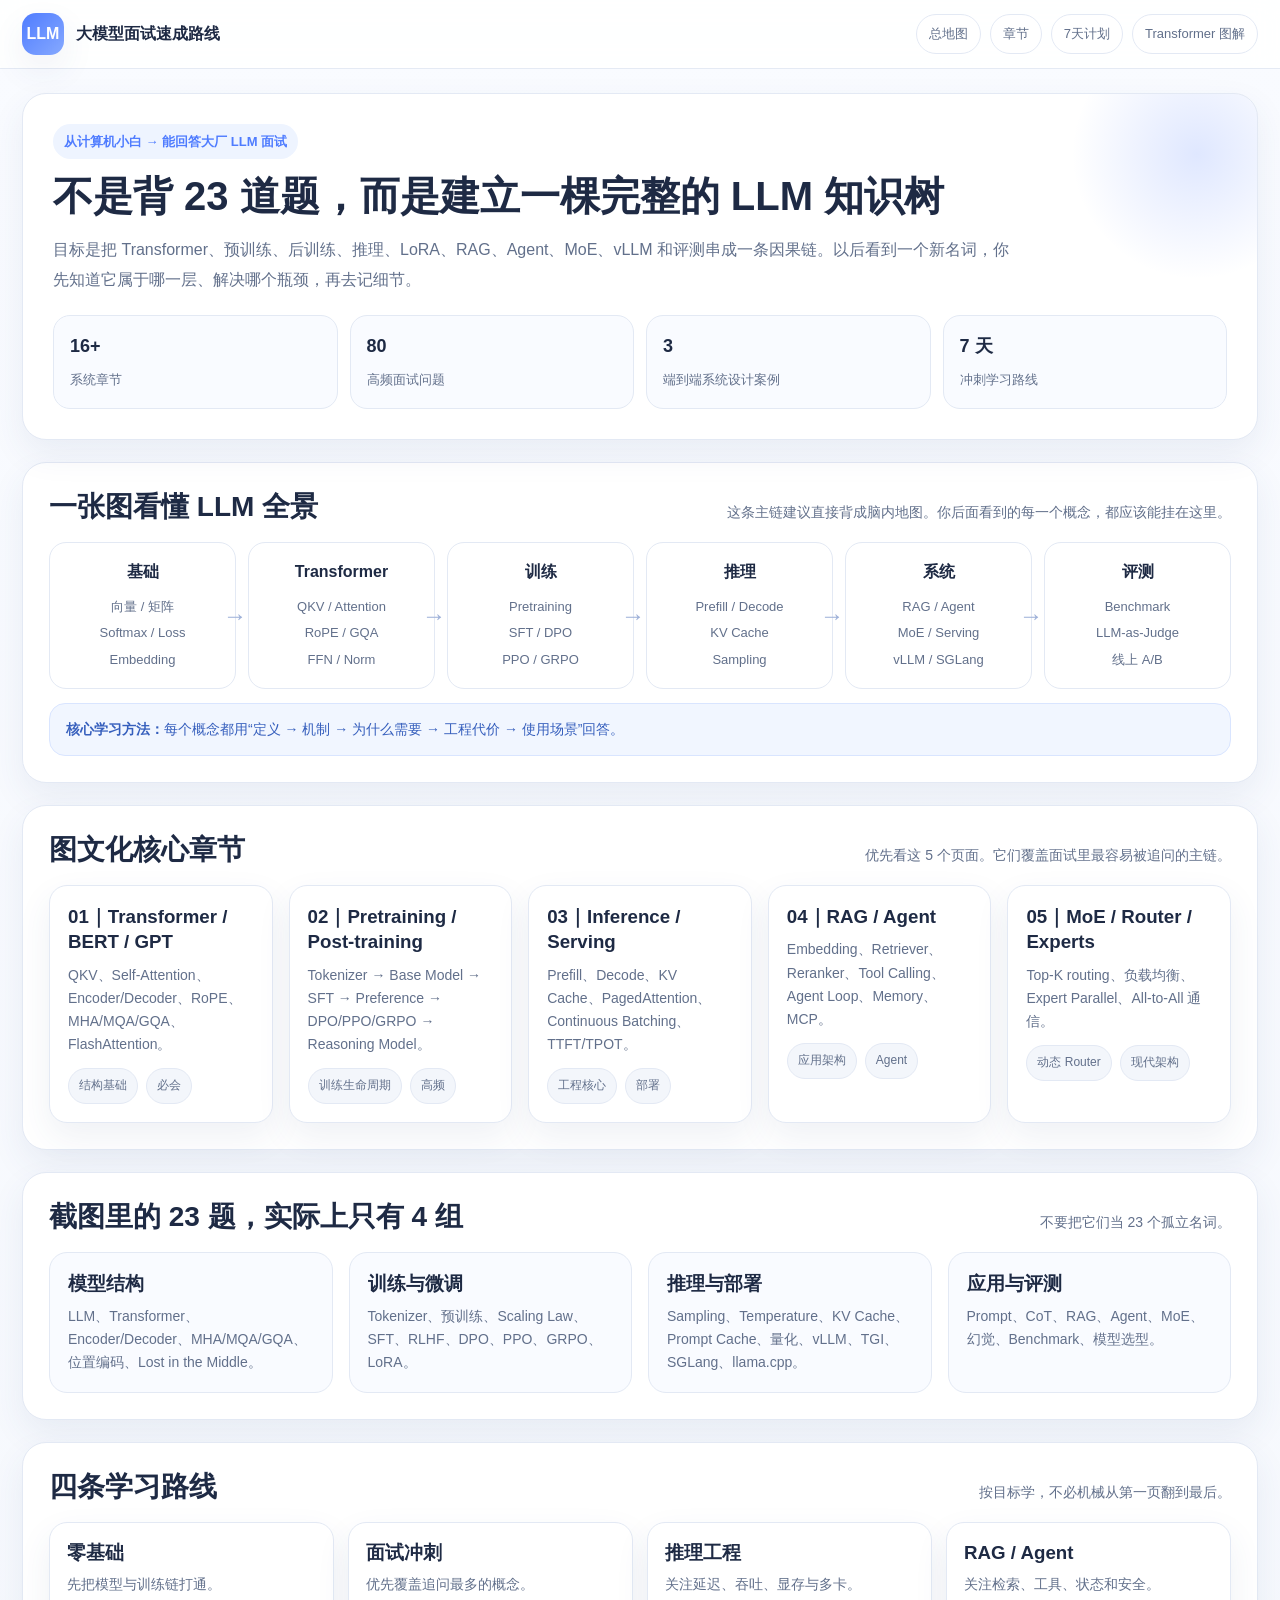
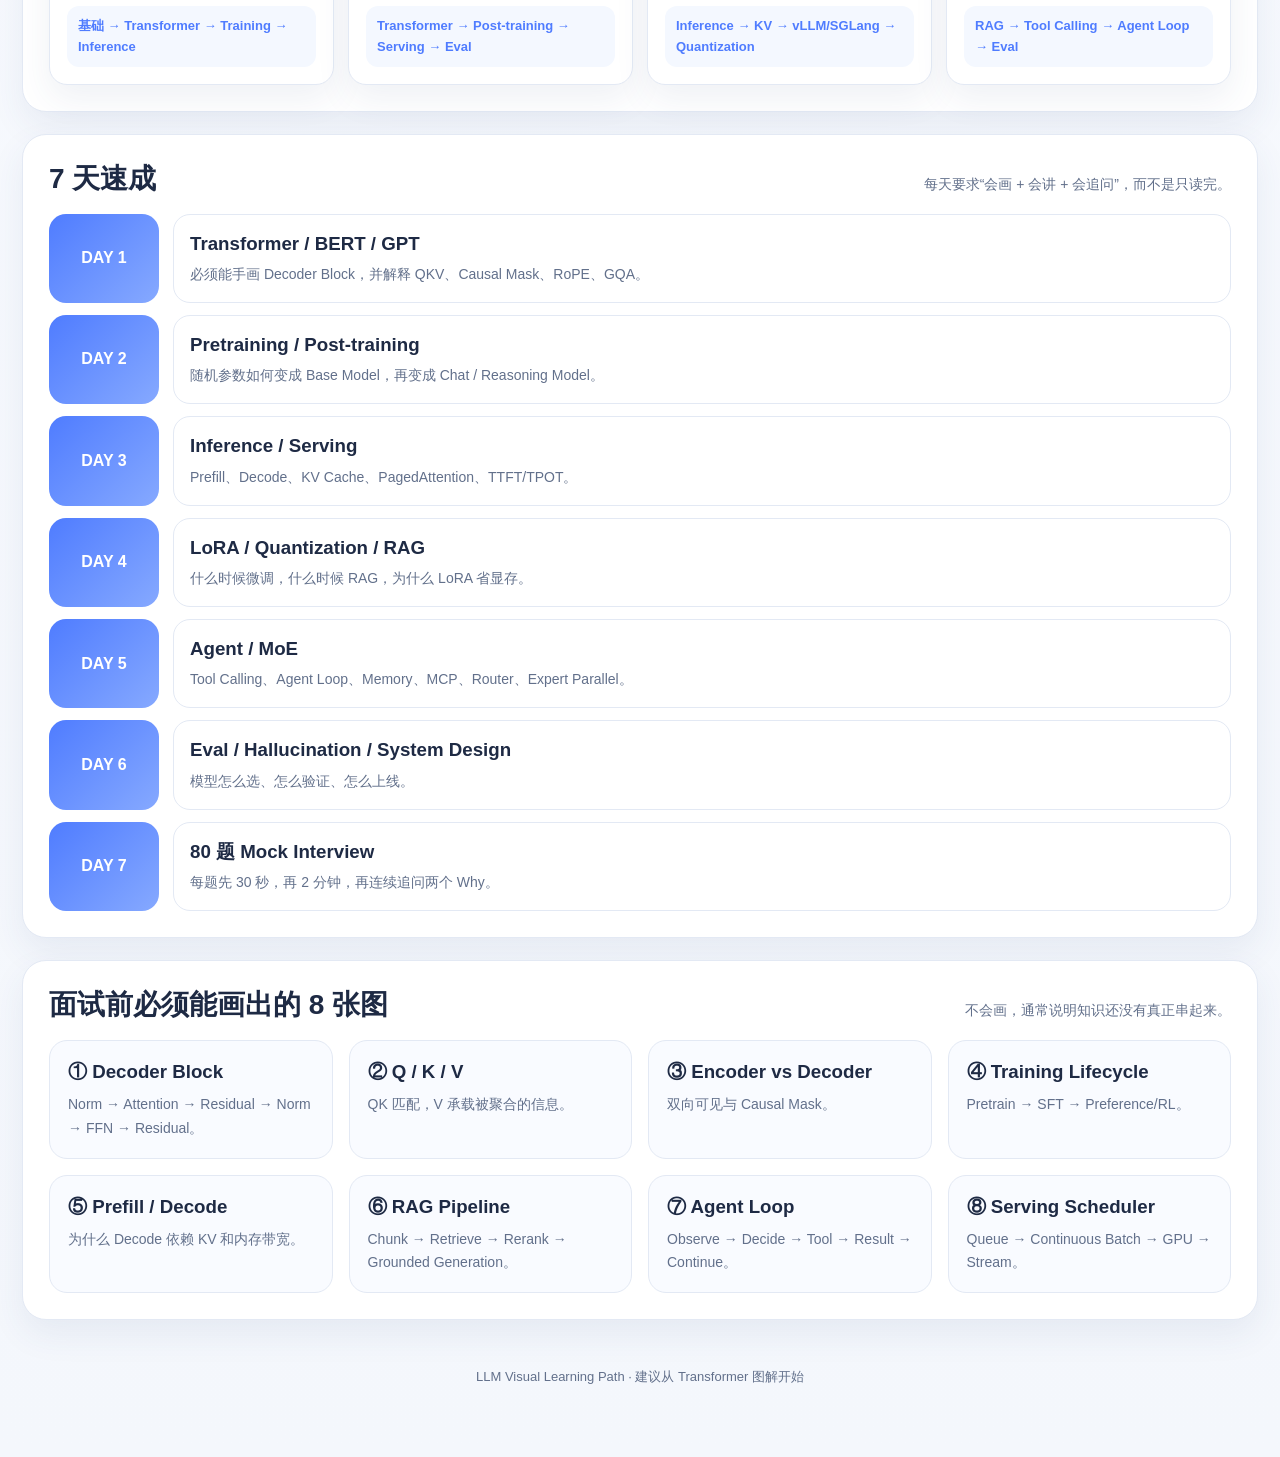
<file: llm/index.html>
<!DOCTYPE html>
<html lang="zh-CN">
<head>
<meta charset="UTF-8"><meta name="viewport" content="width=device-width,initial-scale=1">
<title>LLM 大模型面试速成路线</title>
<link rel="stylesheet" href="assets/site.css">
</head>
<body>
<header class="topbar"><div class="topbar-inner">
  <div class="brand"><div class="brand-badge">LLM</div><div>大模型面试速成路线</div></div>
  <div class="toplinks"><a href="#map">总地图</a><a href="#chapters">章节</a><a href="#plan">7天计划</a><a href="transformer.html">Transformer 图解</a></div>
</div></header>

<main class="shell home">
<div class="content">
<section class="hero reveal">
  <div class="eyebrow">从计算机小白 → 能回答大厂 LLM 面试</div>
  <h1>不是背 23 道题，而是建立一棵完整的 LLM 知识树</h1>
  <p class="lead">目标是把 Transformer、预训练、后训练、推理、LoRA、RAG、Agent、MoE、vLLM 和评测串成一条因果链。以后看到一个新名词，你先知道它属于哪一层、解决哪个瓶颈，再去记细节。</p>
  <div class="kpis">
    <div class="kpi"><strong>16+</strong><span>系统章节</span></div>
    <div class="kpi"><strong>80</strong><span>高频面试问题</span></div>
    <div class="kpi"><strong>3</strong><span>端到端系统设计案例</span></div>
    <div class="kpi"><strong>7 天</strong><span>冲刺学习路线</span></div>
  </div>
</section>

<section id="map" class="panel section reveal">
  <div class="section-head"><h2>一张图看懂 LLM 全景</h2><p>这条主链建议直接背成脑内地图。你后面看到的每一个概念，都应该能挂在这里。</p></div>
  <div class="flow horizontal" style="--cols:6">
    <div class="step"><strong>基础</strong><span>向量 / 矩阵<br>Softmax / Loss<br>Embedding</span></div>
    <div class="step"><strong>Transformer</strong><span>QKV / Attention<br>RoPE / GQA<br>FFN / Norm</span></div>
    <div class="step"><strong>训练</strong><span>Pretraining<br>SFT / DPO<br>PPO / GRPO</span></div>
    <div class="step"><strong>推理</strong><span>Prefill / Decode<br>KV Cache<br>Sampling</span></div>
    <div class="step"><strong>系统</strong><span>RAG / Agent<br>MoE / Serving<br>vLLM / SGLang</span></div>
    <div class="step"><strong>评测</strong><span>Benchmark<br>LLM-as-Judge<br>线上 A/B</span></div>
  </div>
  <div class="callout info"><strong>核心学习方法：</strong>每个概念都用“定义 → 机制 → 为什么需要 → 工程代价 → 使用场景”回答。</div>
</section>

<section id="chapters" class="panel section reveal">
  <div class="section-head"><h2>图文化核心章节</h2><p>优先看这 5 个页面。它们覆盖面试里最容易被追问的主链。</p></div>
  <div class="grid5">
    <a class="card white" href="transformer.html" style="text-decoration:none">
      <h3>01｜Transformer / BERT / GPT</h3><p>QKV、Self-Attention、Encoder/Decoder、RoPE、MHA/MQA/GQA、FlashAttention。</p>
      <div class="pills"><span class="pill">结构基础</span><span class="pill">必会</span></div>
    </a>
    <a class="card white" href="training.html" style="text-decoration:none">
      <h3>02｜Pretraining / Post-training</h3><p>Tokenizer → Base Model → SFT → Preference → DPO/PPO/GRPO → Reasoning Model。</p>
      <div class="pills"><span class="pill">训练生命周期</span><span class="pill">高频</span></div>
    </a>
    <a class="card white" href="inference-serving.html" style="text-decoration:none">
      <h3>03｜Inference / Serving</h3><p>Prefill、Decode、KV Cache、PagedAttention、Continuous Batching、TTFT/TPOT。</p>
      <div class="pills"><span class="pill">工程核心</span><span class="pill">部署</span></div>
    </a>
    <a class="card white" href="rag-agent.html" style="text-decoration:none">
      <h3>04｜RAG / Agent</h3><p>Embedding、Retriever、Reranker、Tool Calling、Agent Loop、Memory、MCP。</p>
      <div class="pills"><span class="pill">应用架构</span><span class="pill">Agent</span></div>
    </a>
    <a class="card white" href="moe.html" style="text-decoration:none">
      <h3>05｜MoE / Router / Experts</h3><p>Top-K routing、负载均衡、Expert Parallel、All-to-All 通信。</p>
      <div class="pills"><span class="pill">动态 Router</span><span class="pill">现代架构</span></div>
    </a>
  </div>
</section>

<section class="panel section reveal">
  <div class="section-head"><h2>截图里的 23 题，实际上只有 4 组</h2><p>不要把它们当 23 个孤立名词。</p></div>
  <div class="grid4">
    <div class="card"><h3>模型结构</h3><p>LLM、Transformer、Encoder/Decoder、MHA/MQA/GQA、位置编码、Lost in the Middle。</p></div>
    <div class="card"><h3>训练与微调</h3><p>Tokenizer、预训练、Scaling Law、SFT、RLHF、DPO、PPO、GRPO、LoRA。</p></div>
    <div class="card"><h3>推理与部署</h3><p>Sampling、Temperature、KV Cache、Prompt Cache、量化、vLLM、TGI、SGLang、llama.cpp。</p></div>
    <div class="card"><h3>应用与评测</h3><p>Prompt、CoT、RAG、Agent、MoE、幻觉、Benchmark、模型选型。</p></div>
  </div>
</section>

<section class="panel section reveal">
  <div class="section-head"><h2>四条学习路线</h2><p>按目标学，不必机械从第一页翻到最后。</p></div>
  <div class="pathgrid">
    <div class="pathcard"><h3>零基础</h3><p>先把模型与训练链打通。</p><div class="pathline">基础 → Transformer → Training → Inference</div></div>
    <div class="pathcard"><h3>面试冲刺</h3><p>优先覆盖追问最多的概念。</p><div class="pathline">Transformer → Post-training → Serving → Eval</div></div>
    <div class="pathcard"><h3>推理工程</h3><p>关注延迟、吞吐、显存与多卡。</p><div class="pathline">Inference → KV → vLLM/SGLang → Quantization</div></div>
    <div class="pathcard"><h3>RAG / Agent</h3><p>关注检索、工具、状态和安全。</p><div class="pathline">RAG → Tool Calling → Agent Loop → Eval</div></div>
  </div>
</section>

<section id="plan" class="panel section reveal">
  <div class="section-head"><h2>7 天速成</h2><p>每天要求“会画 + 会讲 + 会追问”，而不是只读完。</p></div>
  <div class="timeline">
    <div class="timeline-row"><div class="day">DAY 1</div><div class="daybody"><h3>Transformer / BERT / GPT</h3><p>必须能手画 Decoder Block，并解释 QKV、Causal Mask、RoPE、GQA。</p></div></div>
    <div class="timeline-row"><div class="day">DAY 2</div><div class="daybody"><h3>Pretraining / Post-training</h3><p>随机参数如何变成 Base Model，再变成 Chat / Reasoning Model。</p></div></div>
    <div class="timeline-row"><div class="day">DAY 3</div><div class="daybody"><h3>Inference / Serving</h3><p>Prefill、Decode、KV Cache、PagedAttention、TTFT/TPOT。</p></div></div>
    <div class="timeline-row"><div class="day">DAY 4</div><div class="daybody"><h3>LoRA / Quantization / RAG</h3><p>什么时候微调，什么时候 RAG，为什么 LoRA 省显存。</p></div></div>
    <div class="timeline-row"><div class="day">DAY 5</div><div class="daybody"><h3>Agent / MoE</h3><p>Tool Calling、Agent Loop、Memory、MCP、Router、Expert Parallel。</p></div></div>
    <div class="timeline-row"><div class="day">DAY 6</div><div class="daybody"><h3>Eval / Hallucination / System Design</h3><p>模型怎么选、怎么验证、怎么上线。</p></div></div>
    <div class="timeline-row"><div class="day">DAY 7</div><div class="daybody"><h3>80 题 Mock Interview</h3><p>每题先 30 秒，再 2 分钟，再连续追问两个 Why。</p></div></div>
  </div>
</section>

<section class="panel section reveal">
  <div class="section-head"><h2>面试前必须能画出的 8 张图</h2><p>不会画，通常说明知识还没有真正串起来。</p></div>
  <div class="grid4">
    <div class="card"><h3>① Decoder Block</h3><p>Norm → Attention → Residual → Norm → FFN → Residual。</p></div>
    <div class="card"><h3>② Q / K / V</h3><p>QK 匹配，V 承载被聚合的信息。</p></div>
    <div class="card"><h3>③ Encoder vs Decoder</h3><p>双向可见与 Causal Mask。</p></div>
    <div class="card"><h3>④ Training Lifecycle</h3><p>Pretrain → SFT → Preference/RL。</p></div>
    <div class="card"><h3>⑤ Prefill / Decode</h3><p>为什么 Decode 依赖 KV 和内存带宽。</p></div>
    <div class="card"><h3>⑥ RAG Pipeline</h3><p>Chunk → Retrieve → Rerank → Grounded Generation。</p></div>
    <div class="card"><h3>⑦ Agent Loop</h3><p>Observe → Decide → Tool → Result → Continue。</p></div>
    <div class="card"><h3>⑧ Serving Scheduler</h3><p>Queue → Continuous Batch → GPU → Stream。</p></div>
  </div>
</section>

<footer>LLM Visual Learning Path · 建议从 Transformer 图解开始</footer>
</div>
</main>
<script src="assets/site.js"></script>
</body></html>
</file>
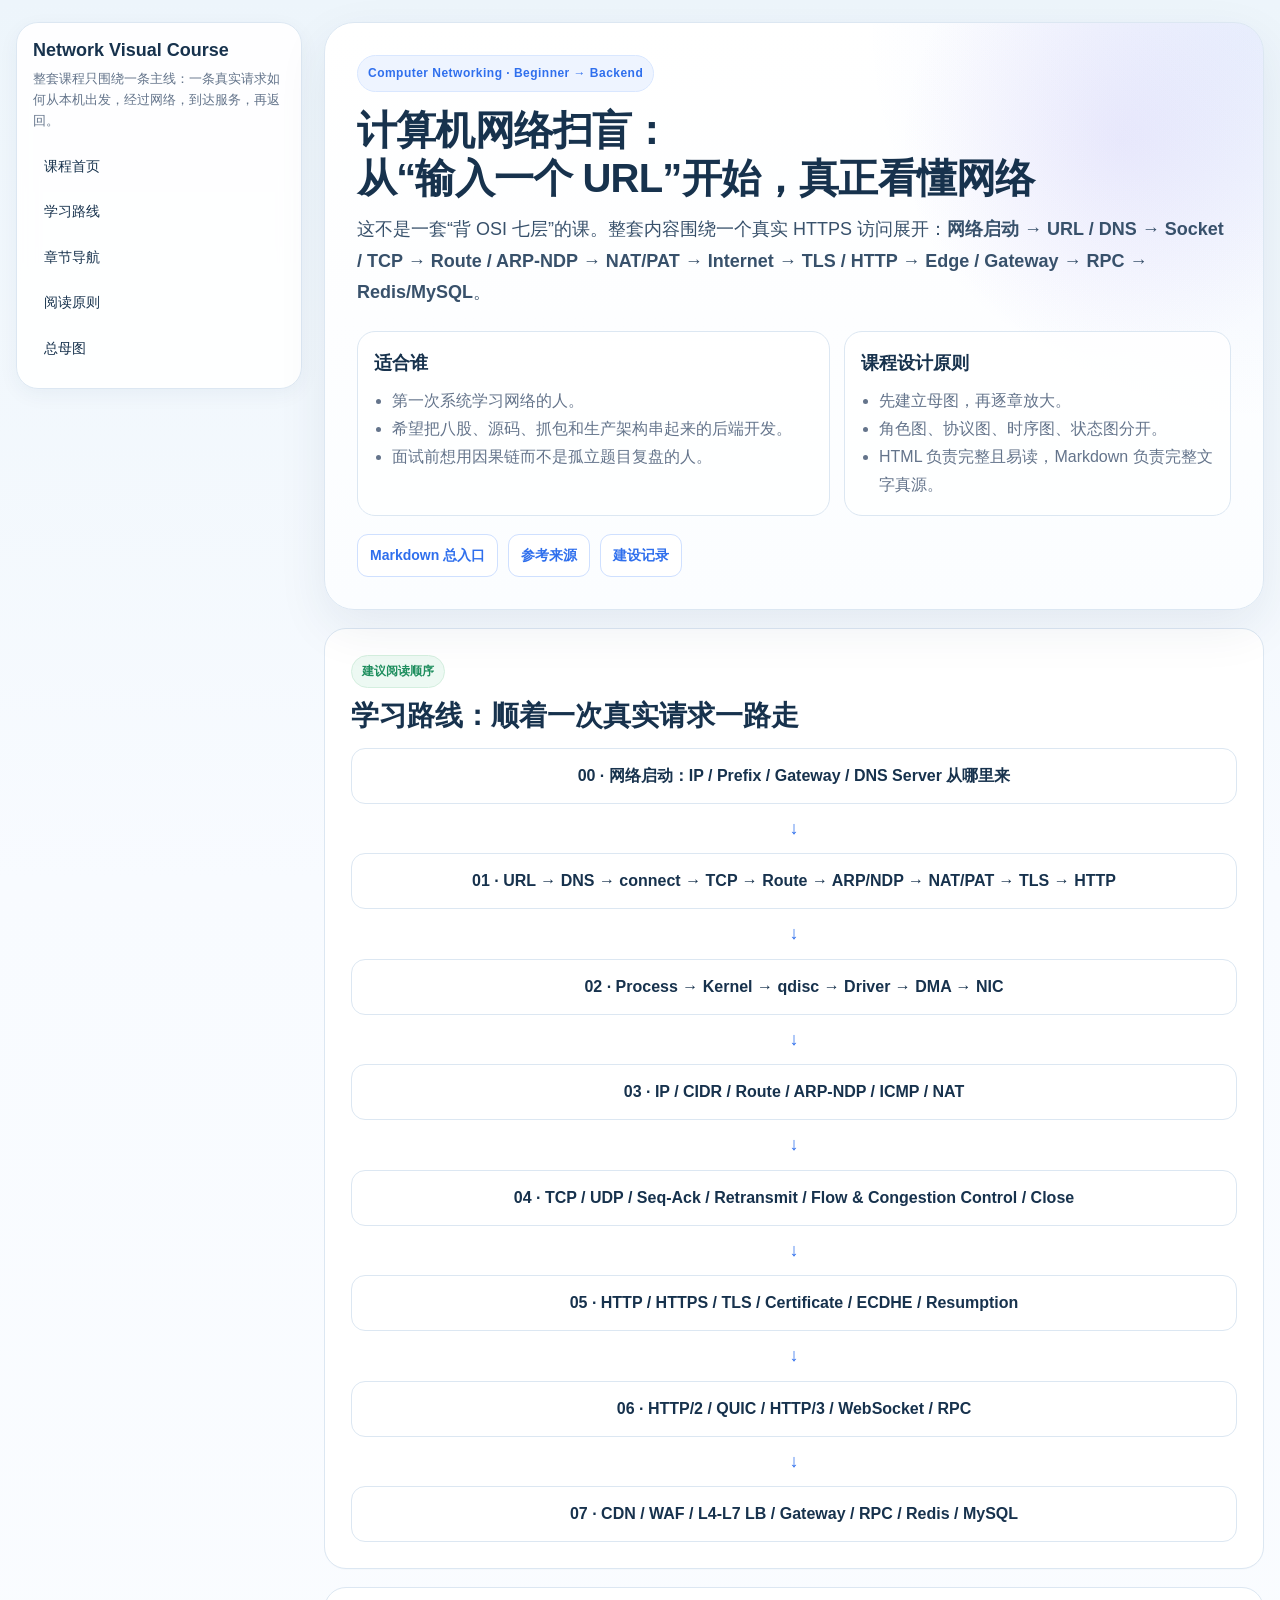
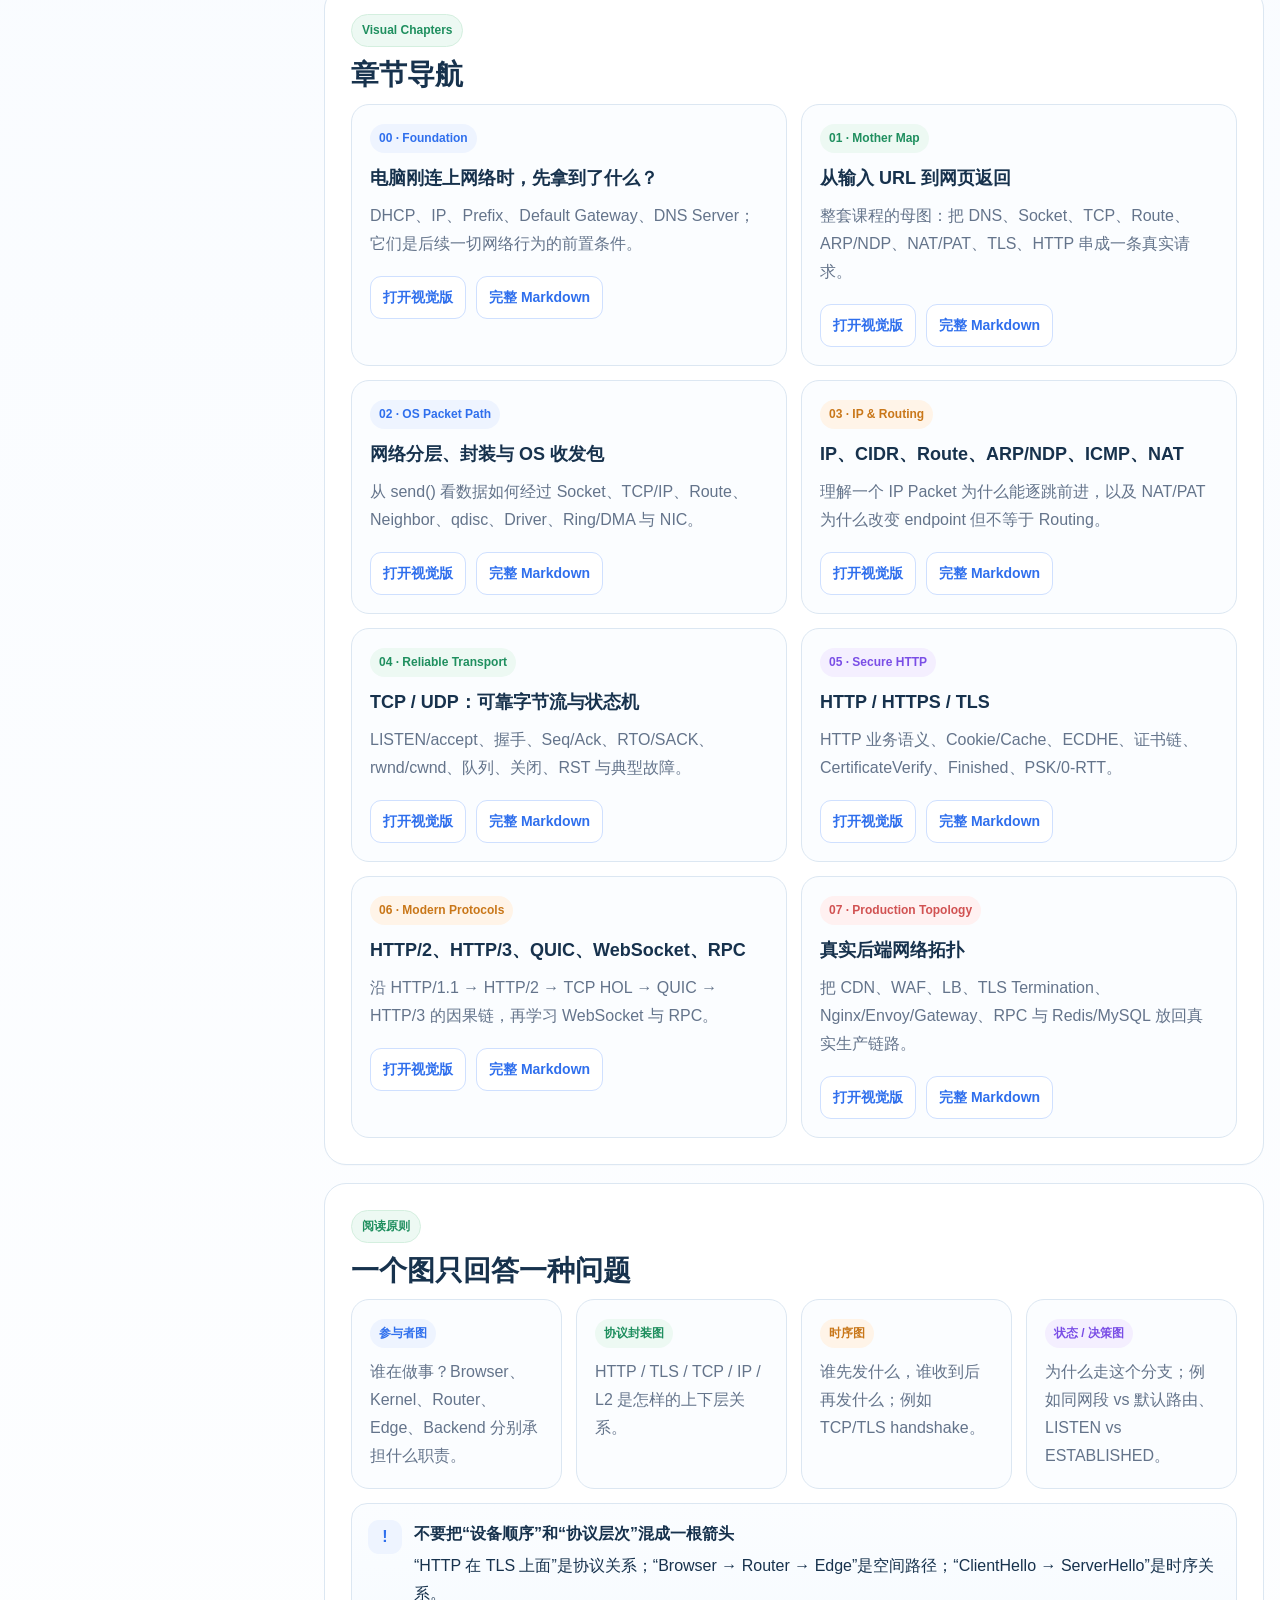
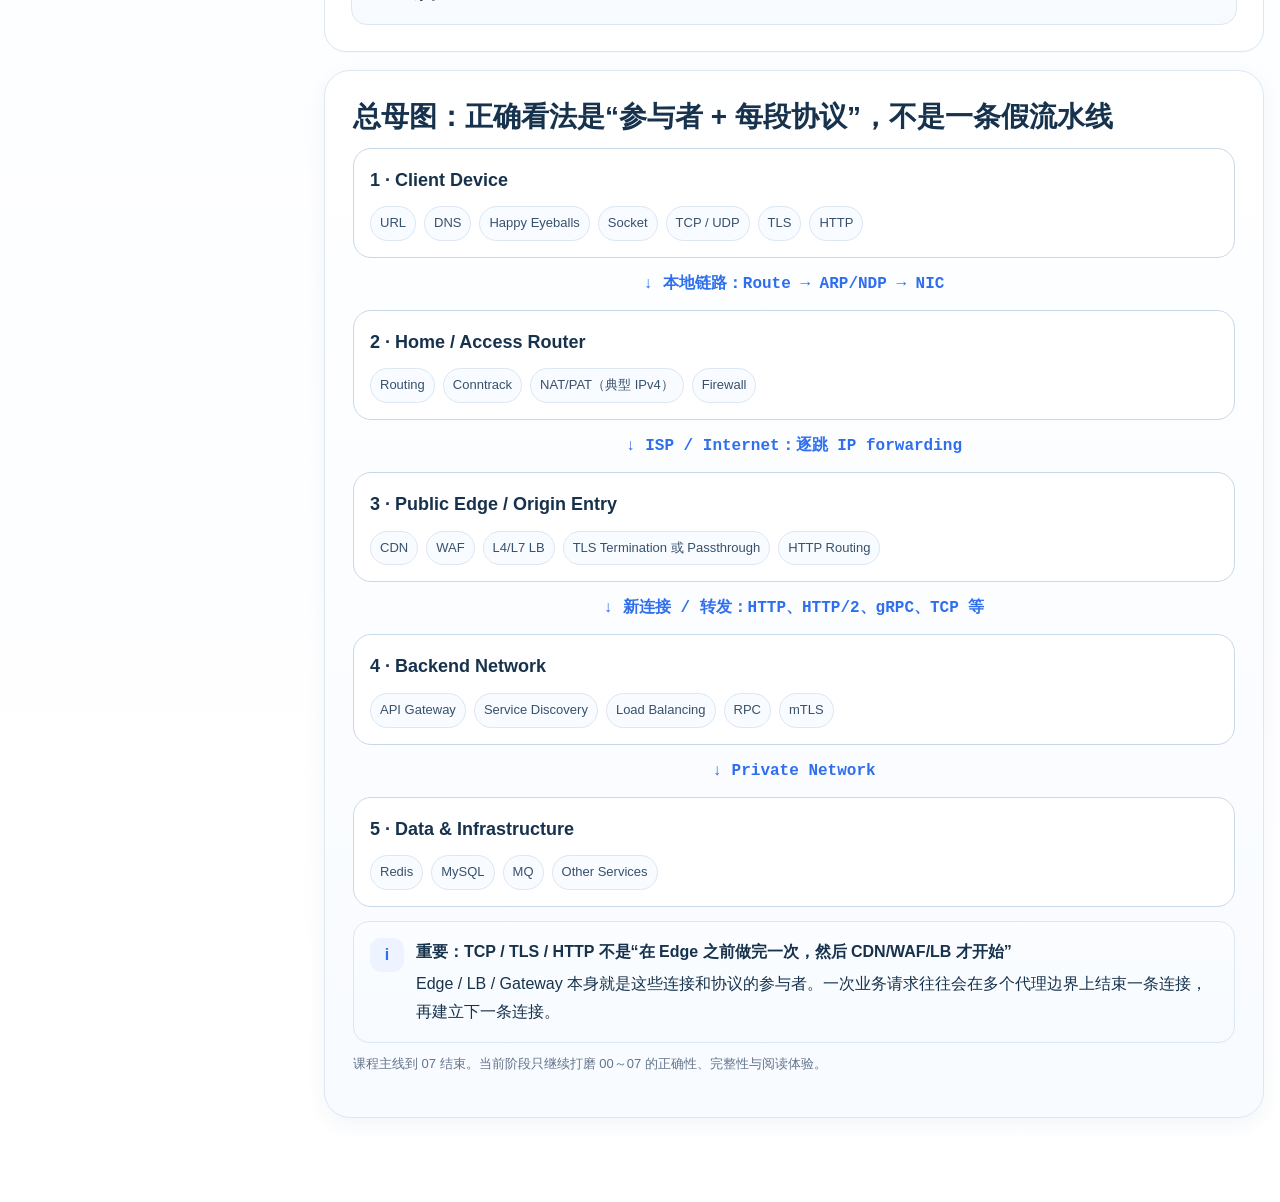
<file: network/index.html>
<!doctype html>
<html lang="zh-CN">
<head>
  <meta charset="utf-8">
  <meta name="viewport" content="width=device-width,initial-scale=1">
  <title>计算机网络扫盲 · Visual Course</title>
  <link rel="stylesheet" href="./assets/course.css">
</head>
<body>
<div class="page">
  <aside class="toc">
    <h2>Network Visual Course</h2>
    <p>整套课程只围绕一条主线：一条真实请求如何从本机出发，经过网络，到达服务，再返回。</p>
    <a href="#hero">课程首页</a>
    <a href="#route">学习路线</a>
    <a href="#chapters">章节导航</a>
    <a href="#principles">阅读原则</a>
    <a href="#master">总母图</a>
  </aside>

  <main class="content">
    <section class="hero" id="hero">
      <span class="badge">Computer Networking · Beginner → Backend</span>
      <h1>计算机网络扫盲：<br>从“输入一个 URL”开始，真正看懂网络</h1>
      <p class="lead">这不是一套“背 OSI 七层”的课。整套内容围绕一个真实 HTTPS 访问展开：<b>网络启动 → URL / DNS → Socket / TCP → Route / ARP-NDP → NAT/PAT → Internet → TLS / HTTP → Edge / Gateway → RPC → Redis/MySQL</b>。</p>
      <div class="hero-grid">
        <div class="mini-card">
          <h3>适合谁</h3>
          <ul>
            <li>第一次系统学习网络的人。</li>
            <li>希望把八股、源码、抓包和生产架构串起来的后端开发。</li>
            <li>面试前想用因果链而不是孤立题目复盘的人。</li>
          </ul>
        </div>
        <div class="mini-card">
          <h3>课程设计原则</h3>
          <ul>
            <li>先建立母图，再逐章放大。</li>
            <li>角色图、协议图、时序图、状态图分开。</li>
            <li>HTML 负责完整且易读，Markdown 负责完整文字真源。</li>
          </ul>
        </div>
      </div>
      <div class="top-links"><a href="./README.md">Markdown 总入口</a><a href="./SOURCES.md">参考来源</a><a href="./PLAN.md">建设记录</a></div>
    </section>

    <section class="section" id="route">
      <span class="eyebrow">建议阅读顺序</span>
      <h2>学习路线：顺着一次真实请求一路走</h2>
      <div class="flow">
        <div class="step">00 · 网络启动：IP / Prefix / Gateway / DNS Server 从哪里来</div>
        <div class="arrow">↓</div>
        <div class="step">01 · URL → DNS → connect → TCP → Route → ARP/NDP → NAT/PAT → TLS → HTTP</div>
        <div class="arrow">↓</div>
        <div class="step">02 · Process → Kernel → qdisc → Driver → DMA → NIC</div>
        <div class="arrow">↓</div>
        <div class="step">03 · IP / CIDR / Route / ARP-NDP / ICMP / NAT</div>
        <div class="arrow">↓</div>
        <div class="step">04 · TCP / UDP / Seq-Ack / Retransmit / Flow & Congestion Control / Close</div>
        <div class="arrow">↓</div>
        <div class="step">05 · HTTP / HTTPS / TLS / Certificate / ECDHE / Resumption</div>
        <div class="arrow">↓</div>
        <div class="step">06 · HTTP/2 / QUIC / HTTP/3 / WebSocket / RPC</div>
        <div class="arrow">↓</div>
        <div class="step">07 · CDN / WAF / L4-L7 LB / Gateway / RPC / Redis / MySQL</div>
      </div>
    </section>

    <section class="section" id="chapters">
      <span class="eyebrow">Visual Chapters</span>
      <h2>章节导航</h2>
      <div class="grid-2">
        <div class="grid-card">
          <span class="tag blue">00 · Foundation</span>
          <h3>电脑刚连上网络时，先拿到了什么？</h3>
          <p>DHCP、IP、Prefix、Default Gateway、DNS Server；它们是后续一切网络行为的前置条件。</p>
          <div class="top-links"><a href="./00-network-bootstrap.html">打开视觉版</a><a href="./00-network-bootstrap.md">完整 Markdown</a></div>
        </div>
        <div class="grid-card">
          <span class="tag green">01 · Mother Map</span>
          <h3>从输入 URL 到网页返回</h3>
          <p>整套课程的母图：把 DNS、Socket、TCP、Route、ARP/NDP、NAT/PAT、TLS、HTTP 串成一条真实请求。</p>
          <div class="top-links"><a href="./01-url-to-webpage.html">打开视觉版</a><a href="./01-url-to-webpage.md">完整 Markdown</a></div>
        </div>
        <div class="grid-card">
          <span class="tag blue">02 · OS Packet Path</span>
          <h3>网络分层、封装与 OS 收发包</h3>
          <p>从 send() 看数据如何经过 Socket、TCP/IP、Route、Neighbor、qdisc、Driver、Ring/DMA 与 NIC。</p>
          <div class="top-links"><a href="./02-network-model-and-packets.html">打开视觉版</a><a href="./02-network-model-and-packets.md">完整 Markdown</a></div>
        </div>
        <div class="grid-card">
          <span class="tag orange">03 · IP & Routing</span>
          <h3>IP、CIDR、Route、ARP/NDP、ICMP、NAT</h3>
          <p>理解一个 IP Packet 为什么能逐跳前进，以及 NAT/PAT 为什么改变 endpoint 但不等于 Routing。</p>
          <div class="top-links"><a href="./03-ip-routing-arp-nat.html">打开视觉版</a><a href="./03-ip-routing-arp-nat.md">完整 Markdown</a></div>
        </div>
        <div class="grid-card">
          <span class="tag green">04 · Reliable Transport</span>
          <h3>TCP / UDP：可靠字节流与状态机</h3>
          <p>LISTEN/accept、握手、Seq/Ack、RTO/SACK、rwnd/cwnd、队列、关闭、RST 与典型故障。</p>
          <div class="top-links"><a href="./04-tcp-udp.html">打开视觉版</a><a href="./04-tcp-udp.md">完整 Markdown</a></div>
        </div>
        <div class="grid-card">
          <span class="tag purple">05 · Secure HTTP</span>
          <h3>HTTP / HTTPS / TLS</h3>
          <p>HTTP 业务语义、Cookie/Cache、ECDHE、证书链、CertificateVerify、Finished、PSK/0-RTT。</p>
          <div class="top-links"><a href="./05-http-https-tls.html">打开视觉版</a><a href="./05-http-https-tls.md">完整 Markdown</a></div>
        </div>
        <div class="grid-card">
          <span class="tag orange">06 · Modern Protocols</span>
          <h3>HTTP/2、HTTP/3、QUIC、WebSocket、RPC</h3>
          <p>沿 HTTP/1.1 → HTTP/2 → TCP HOL → QUIC → HTTP/3 的因果链，再学习 WebSocket 与 RPC。</p>
          <div class="top-links"><a href="./06-modern-protocols.html">打开视觉版</a><a href="./06-modern-protocols.md">完整 Markdown</a></div>
        </div>
        <div class="grid-card">
          <span class="tag red">07 · Production Topology</span>
          <h3>真实后端网络拓扑</h3>
          <p>把 CDN、WAF、LB、TLS Termination、Nginx/Envoy/Gateway、RPC 与 Redis/MySQL 放回真实生产链路。</p>
          <div class="top-links"><a href="./07-backend-network-topology.html">打开视觉版</a><a href="./07-backend-network-topology.md">完整 Markdown</a></div>
        </div>
      </div>
    </section>

    <section class="section" id="principles">
      <span class="eyebrow">阅读原则</span>
      <h2>一个图只回答一种问题</h2>
      <div class="grid-4">
        <div class="grid-card"><span class="tag blue">参与者图</span><p>谁在做事？Browser、Kernel、Router、Edge、Backend 分别承担什么职责。</p></div>
        <div class="grid-card"><span class="tag green">协议封装图</span><p>HTTP / TLS / TCP / IP / L2 是怎样的上下层关系。</p></div>
        <div class="grid-card"><span class="tag orange">时序图</span><p>谁先发什么，谁收到后再发什么；例如 TCP/TLS handshake。</p></div>
        <div class="grid-card"><span class="tag purple">状态 / 决策图</span><p>为什么走这个分支；例如同网段 vs 默认路由、LISTEN vs ESTABLISHED。</p></div>
      </div>
      <div class="callout"><div class="icon">!</div><div><strong>不要把“设备顺序”和“协议层次”混成一根箭头</strong><div>“HTTP 在 TLS 上面”是协议关系；“Browser → Router → Edge”是空间路径；“ClientHello → ServerHello”是时序关系。</div></div></div>
    </section>

    <section class="summary" id="master">
      <h2>总母图：正确看法是“参与者 + 每段协议”，不是一条假流水线</h2>
      <div class="architecture">
        <div class="arch-node">
          <h3>1 · Client Device</h3>
          <div class="arch-capabilities"><span>URL</span><span>DNS</span><span>Happy Eyeballs</span><span>Socket</span><span>TCP / UDP</span><span>TLS</span><span>HTTP</span></div>
        </div>
        <div class="arch-link">↓ 本地链路：Route → ARP/NDP → NIC</div>
        <div class="arch-node">
          <h3>2 · Home / Access Router</h3>
          <div class="arch-capabilities"><span>Routing</span><span>Conntrack</span><span>NAT/PAT（典型 IPv4）</span><span>Firewall</span></div>
        </div>
        <div class="arch-link">↓ ISP / Internet：逐跳 IP forwarding</div>
        <div class="arch-node">
          <h3>3 · Public Edge / Origin Entry</h3>
          <div class="arch-capabilities"><span>CDN</span><span>WAF</span><span>L4/L7 LB</span><span>TLS Termination 或 Passthrough</span><span>HTTP Routing</span></div>
        </div>
        <div class="arch-link">↓ 新连接 / 转发：HTTP、HTTP/2、gRPC、TCP 等</div>
        <div class="arch-node">
          <h3>4 · Backend Network</h3>
          <div class="arch-capabilities"><span>API Gateway</span><span>Service Discovery</span><span>Load Balancing</span><span>RPC</span><span>mTLS</span></div>
        </div>
        <div class="arch-link">↓ Private Network</div>
        <div class="arch-node">
          <h3>5 · Data & Infrastructure</h3>
          <div class="arch-capabilities"><span>Redis</span><span>MySQL</span><span>MQ</span><span>Other Services</span></div>
        </div>
      </div>

      <div class="callout"><div class="icon">i</div><div><strong>重要：TCP / TLS / HTTP 不是“在 Edge 之前做完一次，然后 CDN/WAF/LB 才开始”</strong><div>Edge / LB / Gateway 本身就是这些连接和协议的参与者。一次业务请求往往会在多个代理边界上结束一条连接，再建立下一条连接。</div></div></div>
      <p class="footer-note">课程主线到 07 结束。当前阶段只继续打磨 00～07 的正确性、完整性与阅读体验。</p>
    </section>
  </main>
</div>
</body>
</html>
</file>
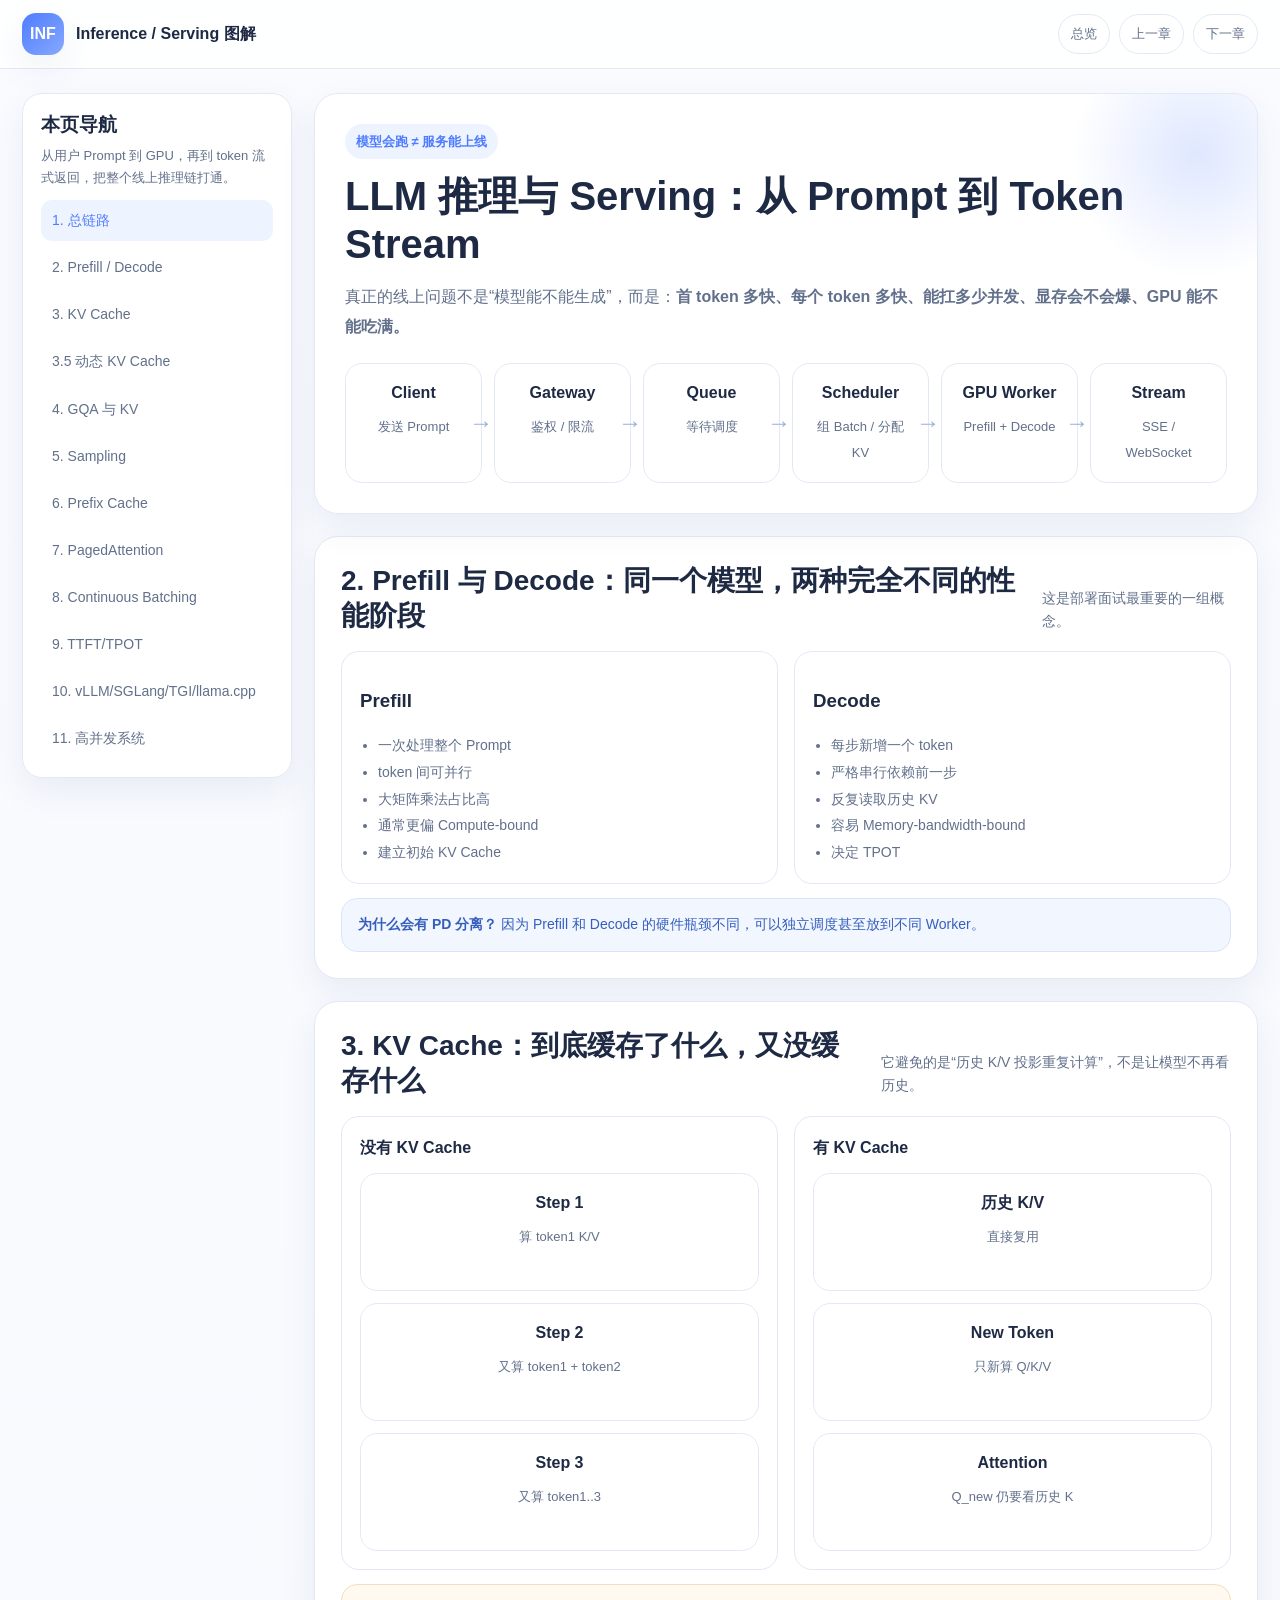
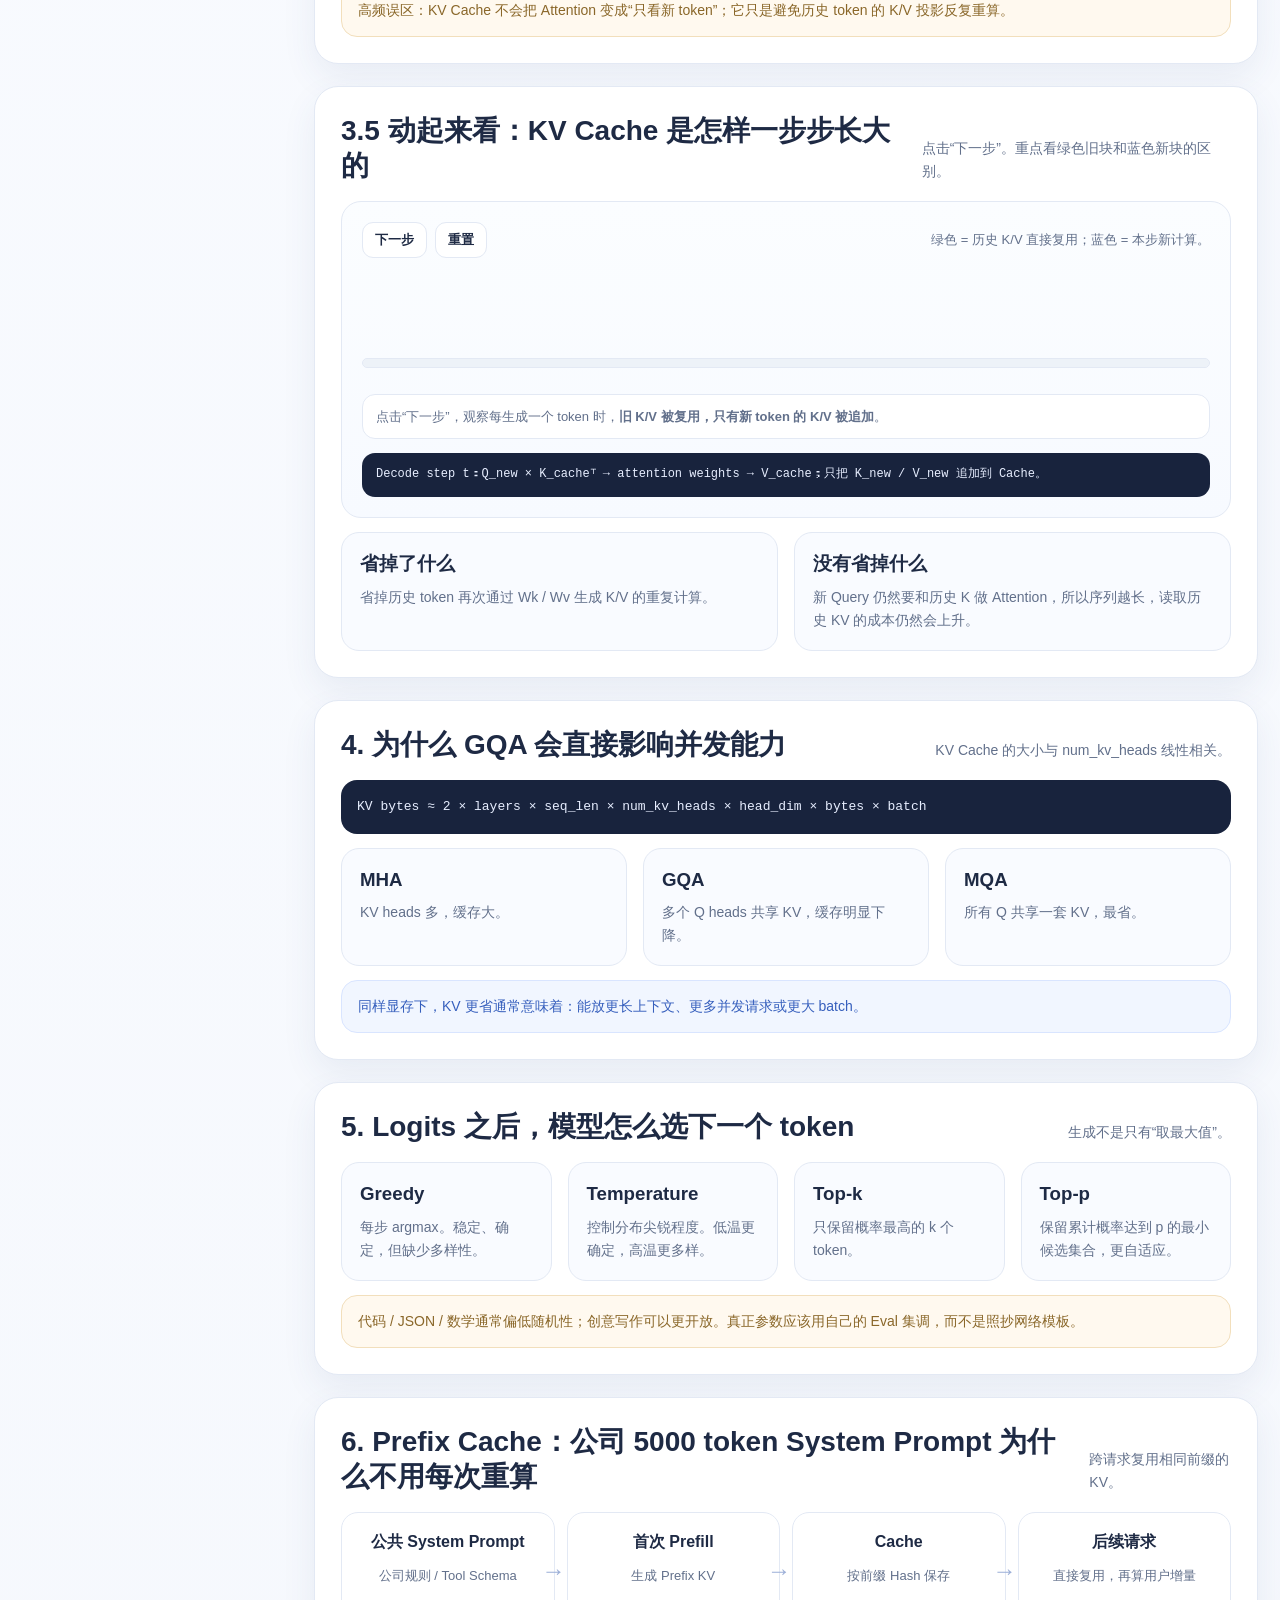
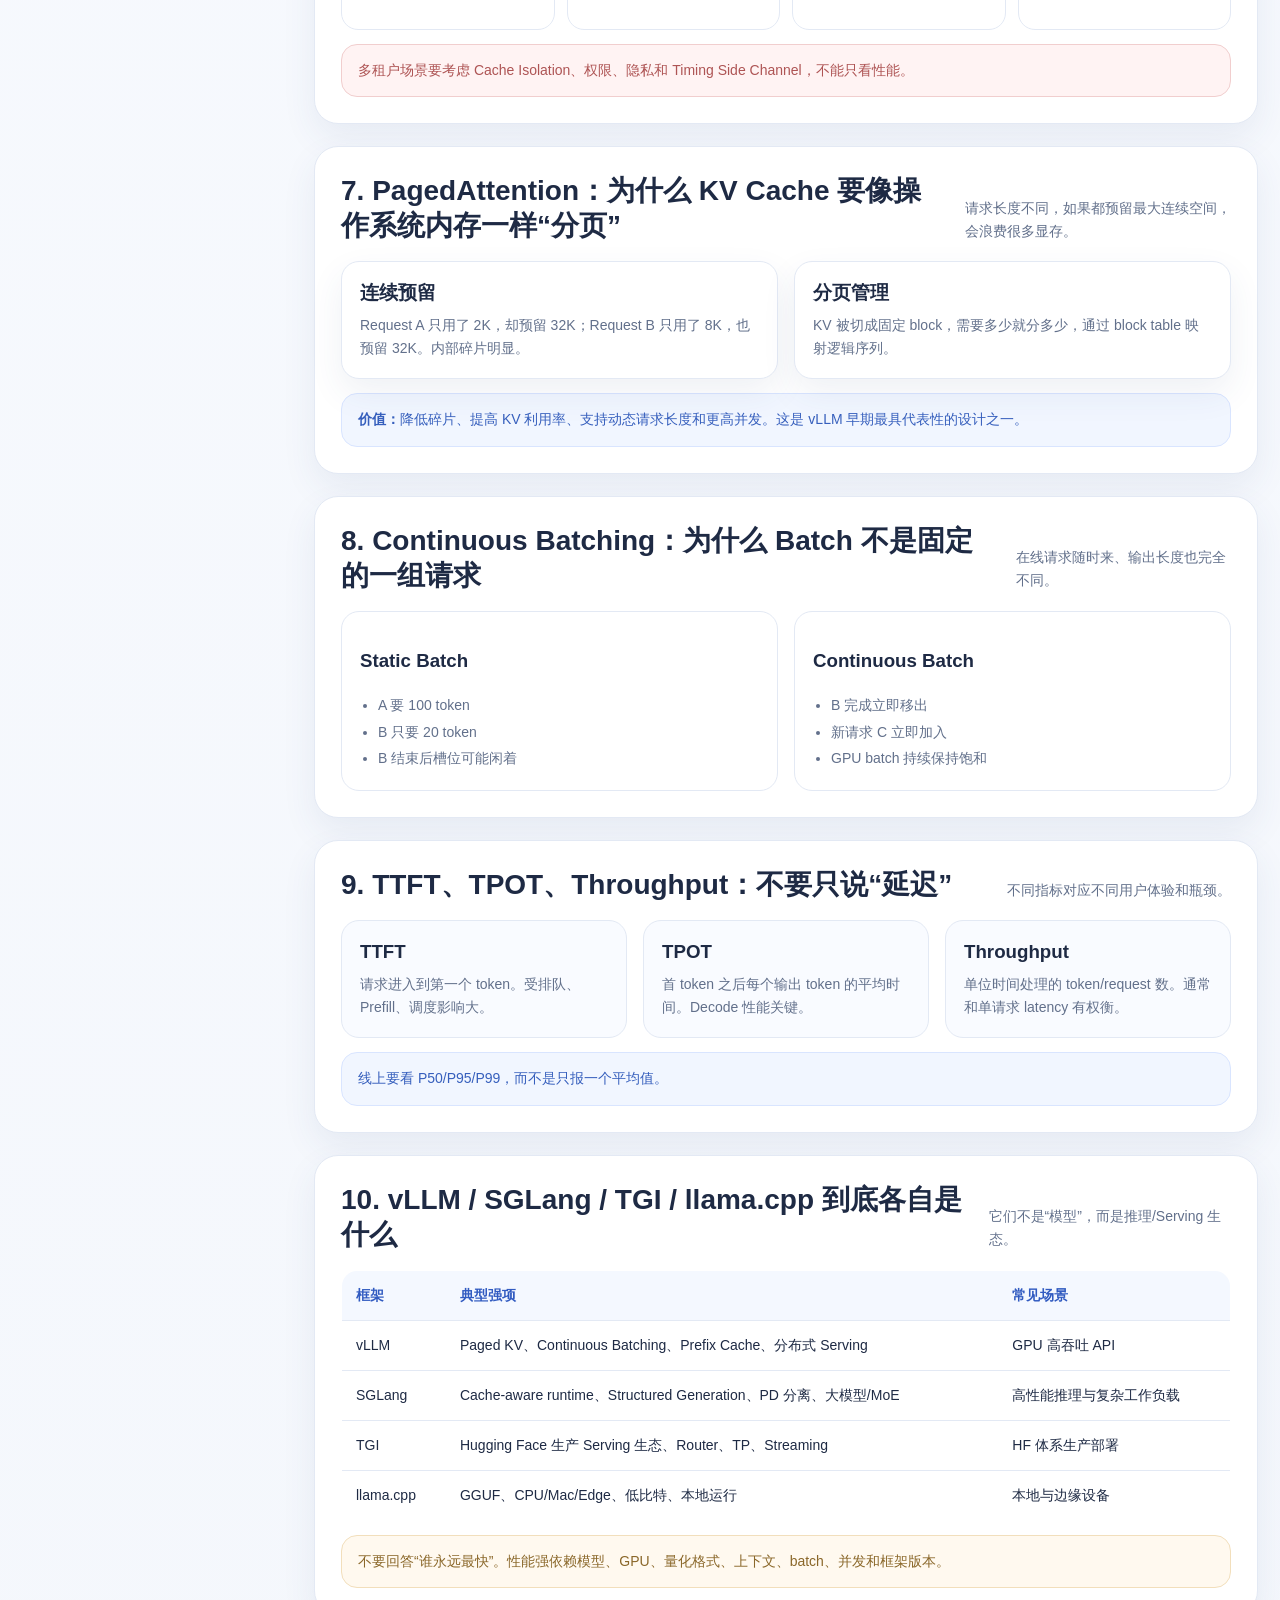
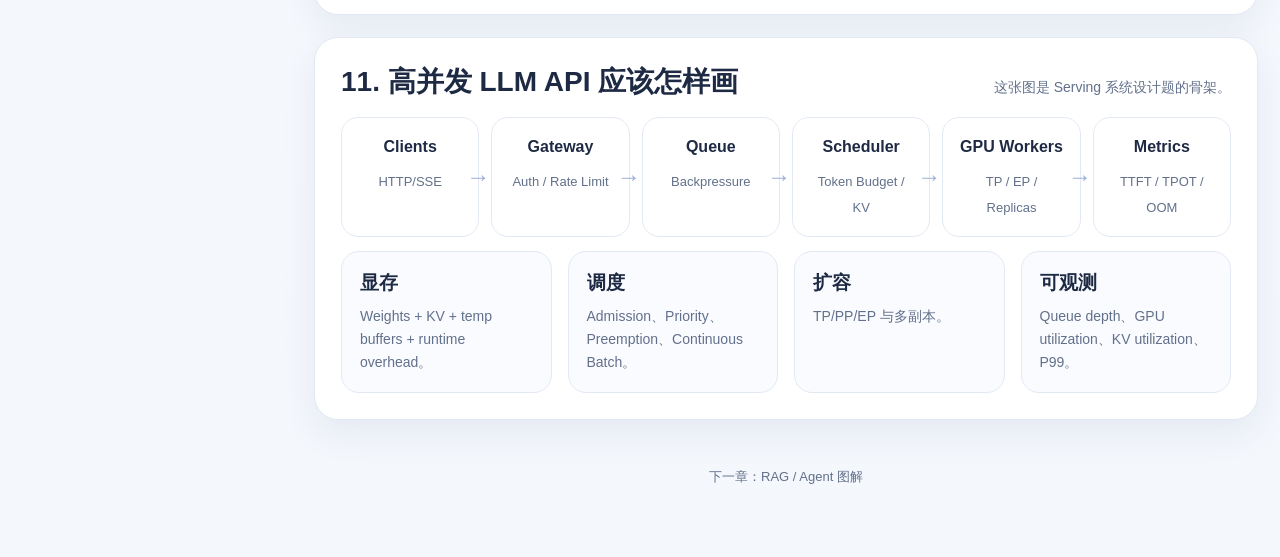
<file: llm/inference-serving.html>
<!DOCTYPE html>
<html lang="zh-CN">
<head><meta charset="UTF-8"><meta name="viewport" content="width=device-width,initial-scale=1"><title>LLM Inference / Serving 图解</title><link rel="stylesheet" href="assets/site.css"></head>
<body>
<header class="topbar"><div class="topbar-inner"><div class="brand"><div class="brand-badge">INF</div><div>Inference / Serving 图解</div></div>
<div class="toplinks"><a href="index.html">总览</a><a href="training.html">上一章</a><a href="rag-agent.html">下一章</a></div></div></header>
<main class="shell">
<aside class="sidebar"><h3>本页导航</h3><p>从用户 Prompt 到 GPU，再到 token 流式返回，把整个线上推理链打通。</p>
<nav class="sidenav"><a href="#overview">1. 总链路</a><a href="#prefill">2. Prefill / Decode</a><a href="#kv">3. KV Cache</a><a href="#kv-live">3.5 动态 KV Cache</a><a href="#gqa">4. GQA 与 KV</a><a href="#sampling">5. Sampling</a><a href="#prefix">6. Prefix Cache</a><a href="#paged">7. PagedAttention</a><a href="#batch">8. Continuous Batching</a><a href="#metrics">9. TTFT/TPOT</a><a href="#engines">10. vLLM/SGLang/TGI/llama.cpp</a><a href="#system">11. 高并发系统</a></nav></aside>
<div class="content">
<section id="overview" class="hero reveal"><div class="eyebrow">模型会跑 ≠ 服务能上线</div><h1>LLM 推理与 Serving：从 Prompt 到 Token Stream</h1>
<p class="lead">真正的线上问题不是“模型能不能生成”，而是：<strong>首 token 多快、每个 token 多快、能扛多少并发、显存会不会爆、GPU 能不能吃满。</strong></p>
<div class="flow horizontal" style="--cols:6;margin-top:20px"><div class="step"><strong>Client</strong><span>发送 Prompt</span></div><div class="step"><strong>Gateway</strong><span>鉴权 / 限流</span></div><div class="step"><strong>Queue</strong><span>等待调度</span></div><div class="step"><strong>Scheduler</strong><span>组 Batch / 分配 KV</span></div><div class="step"><strong>GPU Worker</strong><span>Prefill + Decode</span></div><div class="step"><strong>Stream</strong><span>SSE / WebSocket</span></div></div></section>

<section id="prefill" class="panel section reveal"><div class="section-head"><h2>2. Prefill 与 Decode：同一个模型，两种完全不同的性能阶段</h2><p>这是部署面试最重要的一组概念。</p></div>
<div class="compare">
<div class="side"><h3>Prefill</h3><ul><li>一次处理整个 Prompt</li><li>token 间可并行</li><li>大矩阵乘法占比高</li><li>通常更偏 Compute-bound</li><li>建立初始 KV Cache</li></ul></div>
<div class="side"><h3>Decode</h3><ul><li>每步新增一个 token</li><li>严格串行依赖前一步</li><li>反复读取历史 KV</li><li>容易 Memory-bandwidth-bound</li><li>决定 TPOT</li></ul></div>
</div>
<div class="callout info"><strong>为什么会有 PD 分离？</strong> 因为 Prefill 和 Decode 的硬件瓶颈不同，可以独立调度甚至放到不同 Worker。</div></section>

<section id="kv" class="panel section reveal"><div class="section-head"><h2>3. KV Cache：到底缓存了什么，又没缓存什么</h2><p>它避免的是“历史 K/V 投影重复计算”，不是让模型不再看历史。</p></div>
<div class="grid2">
<div class="diagram"><div class="diagram-title">没有 KV Cache</div><div class="flow">
<div class="step"><strong>Step 1</strong><span>算 token1 K/V</span></div><div class="step"><strong>Step 2</strong><span>又算 token1 + token2</span></div><div class="step"><strong>Step 3</strong><span>又算 token1..3</span></div></div></div>
<div class="diagram"><div class="diagram-title">有 KV Cache</div><div class="flow">
<div class="step"><strong>历史 K/V</strong><span>直接复用</span></div><div class="step"><strong>New Token</strong><span>只新算 Q/K/V</span></div><div class="step"><strong>Attention</strong><span>Q_new 仍要看历史 K</span></div></div></div>
</div>
<div class="callout warn">高频误区：KV Cache 不会把 Attention 变成“只看新 token”；它只是避免历史 token 的 K/V 投影反复重算。</div></section>


<section id="kv-live" class="panel section reveal">
  <div class="section-head"><h2>3.5 动起来看：KV Cache 是怎样一步步长大的</h2><p>点击“下一步”。重点看绿色旧块和蓝色新块的区别。</p></div>
  <div class="visual-demo kv-demo" data-kv-demo data-tokens="中国,的,首都,是,北京">
    <div class="demo-toolbar">
      <button class="demo-btn" data-kv-next>下一步</button>
      <button class="demo-btn" data-kv-reset>重置</button>
      <span class="demo-note">绿色 = 历史 K/V 直接复用；蓝色 = 本步新计算。</span>
    </div>
    <div class="kv-slots" data-kv-slots></div>
    <div class="kv-meter"><i data-kv-meter></i></div>
    <div class="att-caption" data-kv-explain></div>
    <div class="kv-eq">Decode step t：Q_new × K_cacheᵀ → attention weights → V_cache；只把 K_new / V_new 追加到 Cache。</div>
  </div>
  <div class="grid2" style="margin-top:14px">
    <div class="card"><h3>省掉了什么</h3><p>省掉历史 token 再次通过 Wk / Wv 生成 K/V 的重复计算。</p></div>
    <div class="card"><h3>没有省掉什么</h3><p>新 Query 仍然要和历史 K 做 Attention，所以序列越长，读取历史 KV 的成本仍然会上升。</p></div>
  </div>
</section>

<section id="gqa" class="panel section reveal"><div class="section-head"><h2>4. 为什么 GQA 会直接影响并发能力</h2><p>KV Cache 的大小与 num_kv_heads 线性相关。</p></div>
<div class="codebox">KV bytes ≈ 2 × layers × seq_len × num_kv_heads × head_dim × bytes × batch</div>
<div class="grid3" style="margin-top:14px"><div class="card"><h3>MHA</h3><p>KV heads 多，缓存大。</p></div><div class="card"><h3>GQA</h3><p>多个 Q heads 共享 KV，缓存明显下降。</p></div><div class="card"><h3>MQA</h3><p>所有 Q 共享一套 KV，最省。</p></div></div>
<div class="callout info">同样显存下，KV 更省通常意味着：能放更长上下文、更多并发请求或更大 batch。</div></section>

<section id="sampling" class="panel section reveal"><div class="section-head"><h2>5. Logits 之后，模型怎么选下一个 token</h2><p>生成不是只有“取最大值”。</p></div>
<div class="grid4">
<div class="card"><h3>Greedy</h3><p>每步 argmax。稳定、确定，但缺少多样性。</p></div>
<div class="card"><h3>Temperature</h3><p>控制分布尖锐程度。低温更确定，高温更多样。</p></div>
<div class="card"><h3>Top-k</h3><p>只保留概率最高的 k 个 token。</p></div>
<div class="card"><h3>Top-p</h3><p>保留累计概率达到 p 的最小候选集合，更自适应。</p></div>
</div>
<div class="callout warn">代码 / JSON / 数学通常偏低随机性；创意写作可以更开放。真正参数应该用自己的 Eval 集调，而不是照抄网络模板。</div></section>

<section id="prefix" class="panel section reveal"><div class="section-head"><h2>6. Prefix Cache：公司 5000 token System Prompt 为什么不用每次重算</h2><p>跨请求复用相同前缀的 KV。</p></div>
<div class="flow horizontal" style="--cols:4"><div class="step"><strong>公共 System Prompt</strong><span>公司规则 / Tool Schema</span></div><div class="step"><strong>首次 Prefill</strong><span>生成 Prefix KV</span></div><div class="step"><strong>Cache</strong><span>按前缀 Hash 保存</span></div><div class="step"><strong>后续请求</strong><span>直接复用，再算用户增量</span></div></div>
<div class="callout bad">多租户场景要考虑 Cache Isolation、权限、隐私和 Timing Side Channel，不能只看性能。</div></section>

<section id="paged" class="panel section reveal"><div class="section-head"><h2>7. PagedAttention：为什么 KV Cache 要像操作系统内存一样“分页”</h2><p>请求长度不同，如果都预留最大连续空间，会浪费很多显存。</p></div>
<div class="grid2">
<div class="card white"><h3>连续预留</h3><p>Request A 只用了 2K，却预留 32K；Request B 只用了 8K，也预留 32K。内部碎片明显。</p></div>
<div class="card white"><h3>分页管理</h3><p>KV 被切成固定 block，需要多少就分多少，通过 block table 映射逻辑序列。</p></div>
</div>
<div class="callout info"><strong>价值：</strong>降低碎片、提高 KV 利用率、支持动态请求长度和更高并发。这是 vLLM 早期最具代表性的设计之一。</div></section>

<section id="batch" class="panel section reveal"><div class="section-head"><h2>8. Continuous Batching：为什么 Batch 不是固定的一组请求</h2><p>在线请求随时来、输出长度也完全不同。</p></div>
<div class="compare"><div class="side"><h3>Static Batch</h3><ul><li>A 要 100 token</li><li>B 只要 20 token</li><li>B 结束后槽位可能闲着</li></ul></div>
<div class="side"><h3>Continuous Batch</h3><ul><li>B 完成立即移出</li><li>新请求 C 立即加入</li><li>GPU batch 持续保持饱和</li></ul></div></div></section>

<section id="metrics" class="panel section reveal"><div class="section-head"><h2>9. TTFT、TPOT、Throughput：不要只说“延迟”</h2><p>不同指标对应不同用户体验和瓶颈。</p></div>
<div class="grid3"><div class="card"><h3>TTFT</h3><p>请求进入到第一个 token。受排队、Prefill、调度影响大。</p></div><div class="card"><h3>TPOT</h3><p>首 token 之后每个输出 token 的平均时间。Decode 性能关键。</p></div><div class="card"><h3>Throughput</h3><p>单位时间处理的 token/request 数。通常和单请求 latency 有权衡。</p></div></div>
<div class="callout info">线上要看 P50/P95/P99，而不是只报一个平均值。</div></section>

<section id="engines" class="panel section reveal"><div class="section-head"><h2>10. vLLM / SGLang / TGI / llama.cpp 到底各自是什么</h2><p>它们不是“模型”，而是推理/Serving 生态。</p></div>
<table><thead><tr><th>框架</th><th>典型强项</th><th>常见场景</th></tr></thead><tbody>
<tr><td>vLLM</td><td>Paged KV、Continuous Batching、Prefix Cache、分布式 Serving</td><td>GPU 高吞吐 API</td></tr>
<tr><td>SGLang</td><td>Cache-aware runtime、Structured Generation、PD 分离、大模型/MoE</td><td>高性能推理与复杂工作负载</td></tr>
<tr><td>TGI</td><td>Hugging Face 生产 Serving 生态、Router、TP、Streaming</td><td>HF 体系生产部署</td></tr>
<tr><td>llama.cpp</td><td>GGUF、CPU/Mac/Edge、低比特、本地运行</td><td>本地与边缘设备</td></tr>
</tbody></table>
<div class="callout warn">不要回答“谁永远最快”。性能强依赖模型、GPU、量化格式、上下文、batch、并发和框架版本。</div></section>

<section id="system" class="panel section reveal"><div class="section-head"><h2>11. 高并发 LLM API 应该怎样画</h2><p>这张图是 Serving 系统设计题的骨架。</p></div>
<div class="flow horizontal" style="--cols:6"><div class="step"><strong>Clients</strong><span>HTTP/SSE</span></div><div class="step"><strong>Gateway</strong><span>Auth / Rate Limit</span></div><div class="step"><strong>Queue</strong><span>Backpressure</span></div><div class="step"><strong>Scheduler</strong><span>Token Budget / KV</span></div><div class="step"><strong>GPU Workers</strong><span>TP / EP / Replicas</span></div><div class="step"><strong>Metrics</strong><span>TTFT / TPOT / OOM</span></div></div>
<div class="grid4" style="margin-top:14px"><div class="card"><h3>显存</h3><p>Weights + KV + temp buffers + runtime overhead。</p></div><div class="card"><h3>调度</h3><p>Admission、Priority、Preemption、Continuous Batch。</p></div><div class="card"><h3>扩容</h3><p>TP/PP/EP 与多副本。</p></div><div class="card"><h3>可观测</h3><p>Queue depth、GPU utilization、KV utilization、P99。</p></div></div></section>
<footer>下一章：RAG / Agent 图解</footer>
</div></main><script src="assets/site.js"></script></body></html>
</file>
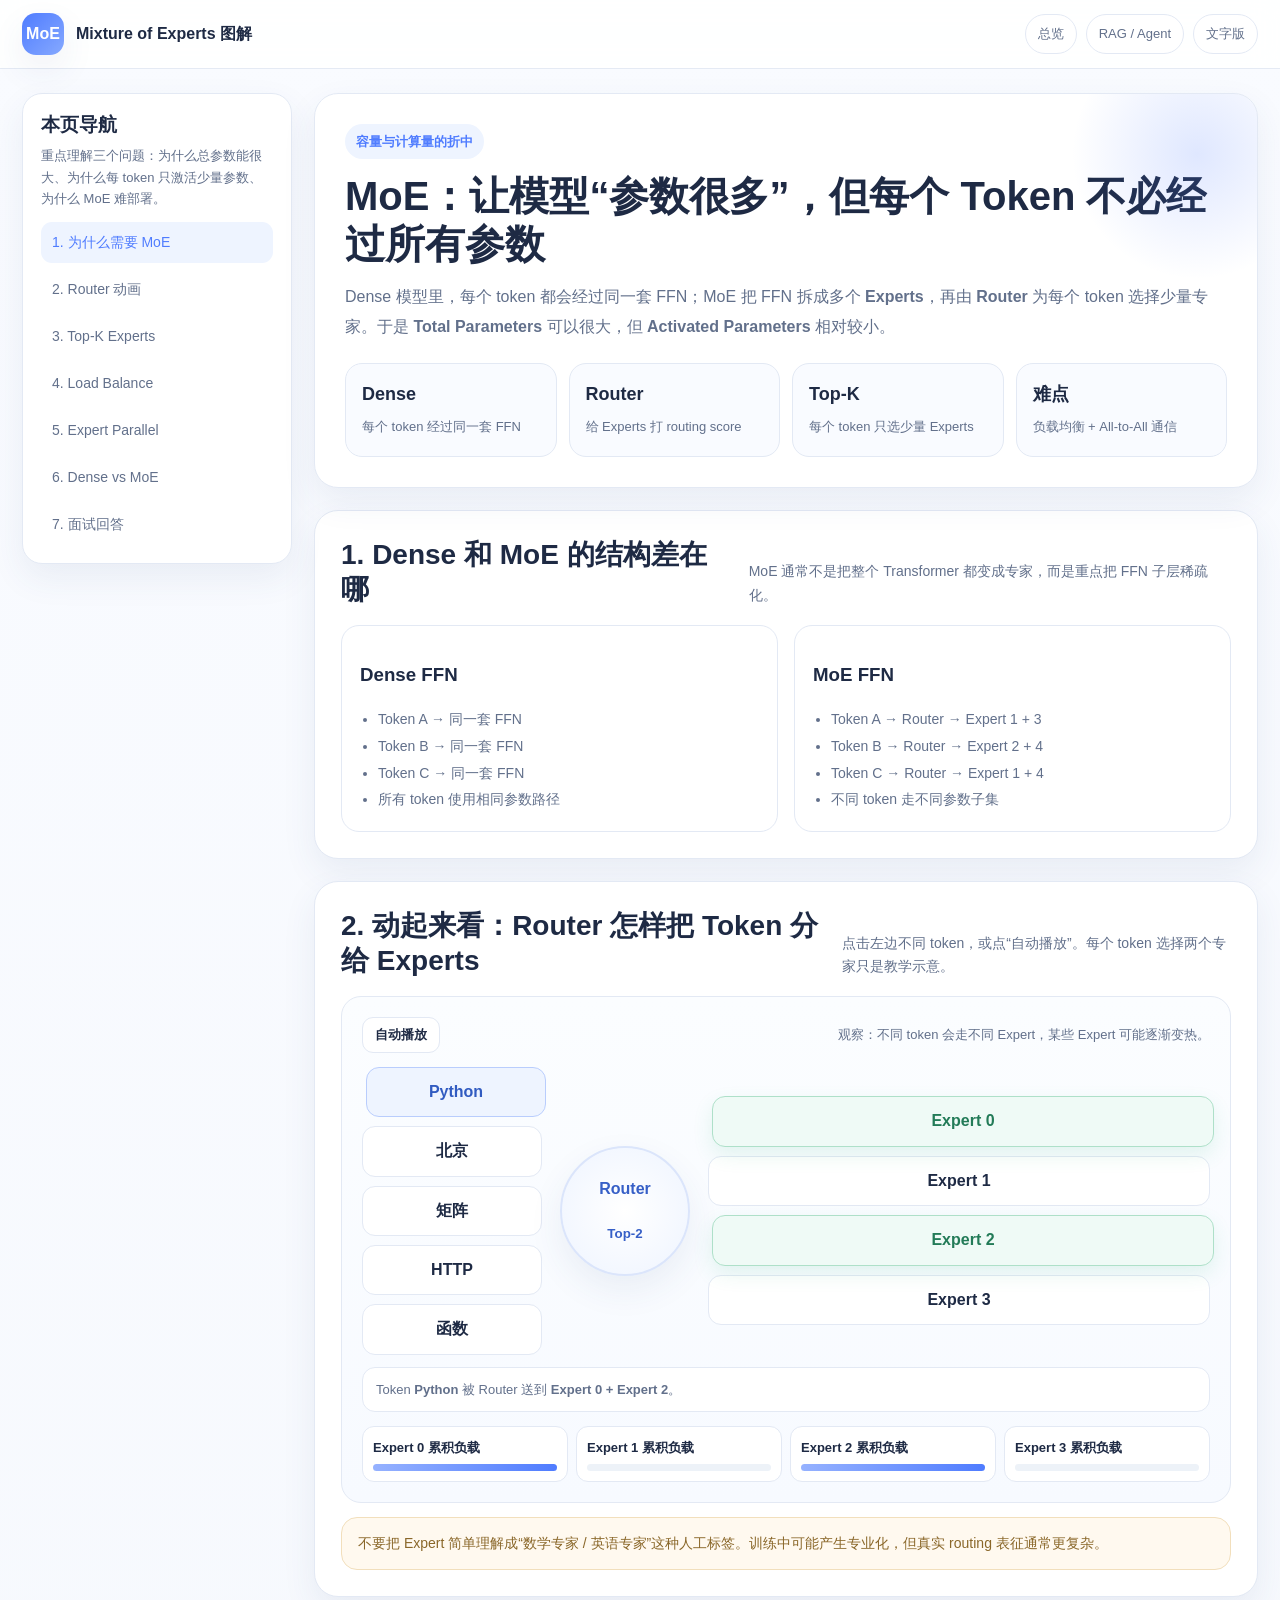
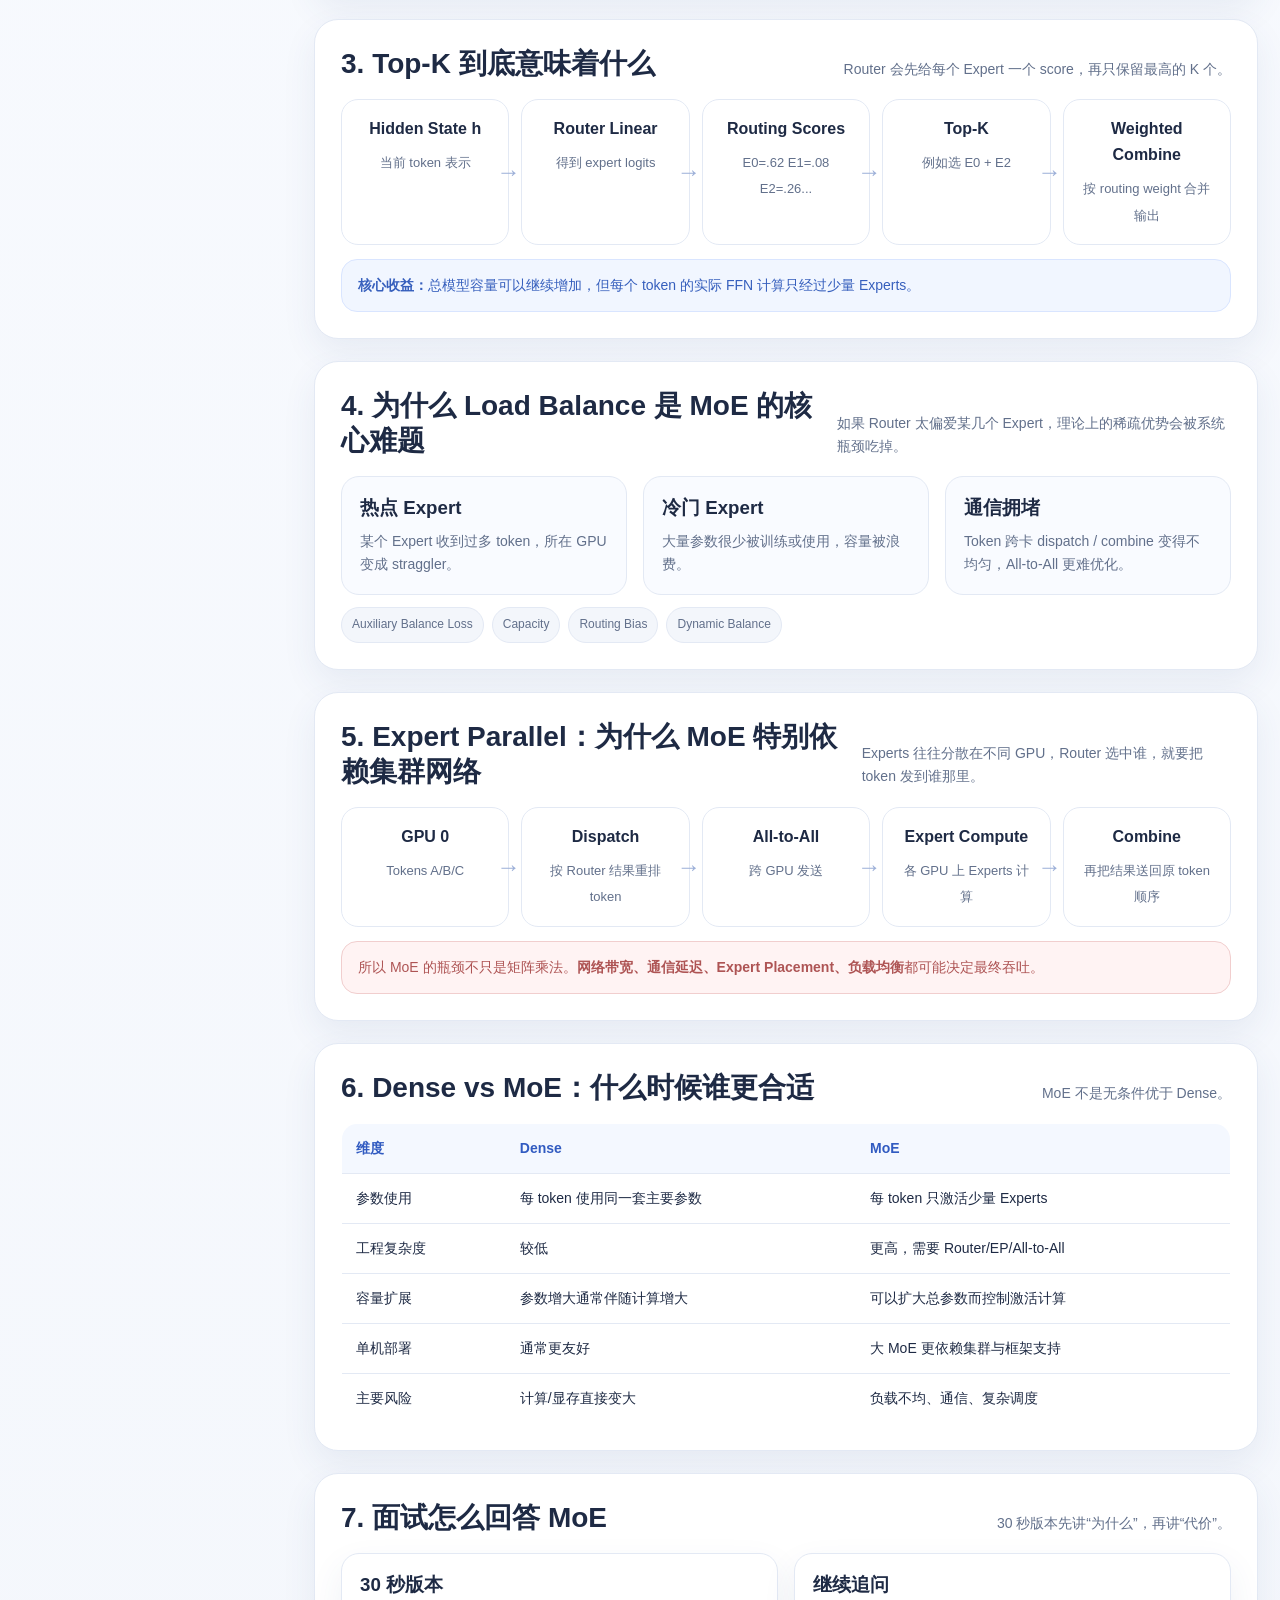
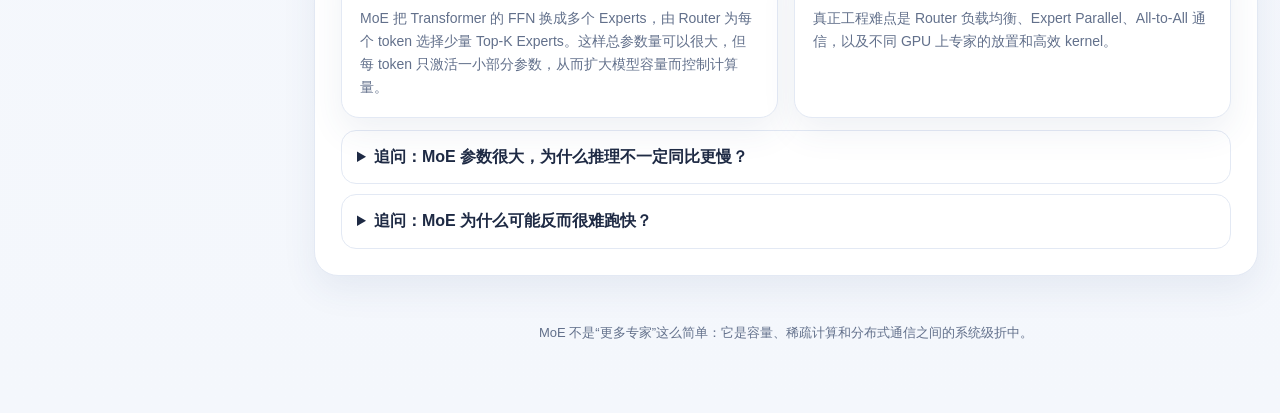
<file: llm/moe.html>
<!DOCTYPE html>
<html lang="zh-CN">
<head><meta charset="UTF-8"><meta name="viewport" content="width=device-width,initial-scale=1"><title>MoE 图解</title><link rel="stylesheet" href="assets/site.css"></head>
<body>
<header class="topbar"><div class="topbar-inner">
  <div class="brand"><div class="brand-badge">MoE</div><div>Mixture of Experts 图解</div></div>
  <div class="toplinks"><a href="index.html">总览</a><a href="rag-agent.html">RAG / Agent</a><a href="07-moe-modern-architecture.md">文字版</a></div>
</div></header>

<main class="shell">
<aside class="sidebar">
  <h3>本页导航</h3><p>重点理解三个问题：为什么总参数能很大、为什么每 token 只激活少量参数、为什么 MoE 难部署。</p>
  <nav class="sidenav">
    <a href="#why">1. 为什么需要 MoE</a>
    <a href="#router">2. Router 动画</a>
    <a href="#topk">3. Top-K Experts</a>
    <a href="#balance">4. Load Balance</a>
    <a href="#parallel">5. Expert Parallel</a>
    <a href="#compare">6. Dense vs MoE</a>
    <a href="#interview">7. 面试回答</a>
  </nav>
</aside>

<div class="content">
<section id="why" class="hero reveal">
  <div class="eyebrow">容量与计算量的折中</div>
  <h1>MoE：让模型“参数很多”，但每个 Token 不必经过所有参数</h1>
  <p class="lead">Dense 模型里，每个 token 都会经过同一套 FFN；MoE 把 FFN 拆成多个 <strong>Experts</strong>，再由 <strong>Router</strong> 为每个 token 选择少量专家。于是 <strong>Total Parameters</strong> 可以很大，但 <strong>Activated Parameters</strong> 相对较小。</p>
  <div class="kpis">
    <div class="kpi"><strong>Dense</strong><span>每个 token 经过同一套 FFN</span></div>
    <div class="kpi"><strong>Router</strong><span>给 Experts 打 routing score</span></div>
    <div class="kpi"><strong>Top-K</strong><span>每个 token 只选少量 Experts</span></div>
    <div class="kpi"><strong>难点</strong><span>负载均衡 + All-to-All 通信</span></div>
  </div>
</section>

<section class="panel section reveal">
  <div class="section-head"><h2>1. Dense 和 MoE 的结构差在哪</h2><p>MoE 通常不是把整个 Transformer 都变成专家，而是重点把 FFN 子层稀疏化。</p></div>
  <div class="compare">
    <div class="side">
      <h3>Dense FFN</h3>
      <ul><li>Token A → 同一套 FFN</li><li>Token B → 同一套 FFN</li><li>Token C → 同一套 FFN</li><li>所有 token 使用相同参数路径</li></ul>
    </div>
    <div class="side">
      <h3>MoE FFN</h3>
      <ul><li>Token A → Router → Expert 1 + 3</li><li>Token B → Router → Expert 2 + 4</li><li>Token C → Router → Expert 1 + 4</li><li>不同 token 走不同参数子集</li></ul>
    </div>
  </div>
</section>

<section id="router" class="panel section reveal">
  <div class="section-head"><h2>2. 动起来看：Router 怎样把 Token 分给 Experts</h2><p>点击左边不同 token，或点“自动播放”。每个 token 选择两个专家只是教学示意。</p></div>
  <div class="visual-demo" data-moe-demo>
    <div class="demo-toolbar">
      <button class="demo-btn" data-moe-play>自动播放</button>
      <span class="demo-note">观察：不同 token 会走不同 Expert，某些 Expert 可能逐渐变热。</span>
    </div>

    <div class="moe-stage">
      <div class="moe-tokens">
        <div class="moe-token" data-moe-token data-route="0,2">Python</div>
        <div class="moe-token" data-moe-token data-route="1,3">北京</div>
        <div class="moe-token" data-moe-token data-route="0,3">矩阵</div>
        <div class="moe-token" data-moe-token data-route="2,3">HTTP</div>
        <div class="moe-token" data-moe-token data-route="0,2">函数</div>
      </div>

      <div class="router">Router<br><small>Top-2</small></div>

      <div class="experts">
        <div class="expert" data-expert data-name="Expert 0">Expert 0</div>
        <div class="expert" data-expert data-name="Expert 1">Expert 1</div>
        <div class="expert" data-expert data-name="Expert 2">Expert 2</div>
        <div class="expert" data-expert data-name="Expert 3">Expert 3</div>
      </div>
    </div>

    <div class="att-caption" data-moe-caption></div>

    <div class="moe-status">
      <div class="load-card"><b>Expert 0 累积负载</b><div class="loadbar"><i data-load></i></div></div>
      <div class="load-card"><b>Expert 1 累积负载</b><div class="loadbar"><i data-load></i></div></div>
      <div class="load-card"><b>Expert 2 累积负载</b><div class="loadbar"><i data-load></i></div></div>
      <div class="load-card"><b>Expert 3 累积负载</b><div class="loadbar"><i data-load></i></div></div>
    </div>
  </div>

  <div class="callout warn">不要把 Expert 简单理解成“数学专家 / 英语专家”这种人工标签。训练中可能产生专业化，但真实 routing 表征通常更复杂。</div>
</section>

<section id="topk" class="panel section reveal">
  <div class="section-head"><h2>3. Top-K 到底意味着什么</h2><p>Router 会先给每个 Expert 一个 score，再只保留最高的 K 个。</p></div>
  <div class="flow horizontal" style="--cols:5">
    <div class="step"><strong>Hidden State h</strong><span>当前 token 表示</span></div>
    <div class="step"><strong>Router Linear</strong><span>得到 expert logits</span></div>
    <div class="step"><strong>Routing Scores</strong><span>E0=.62 E1=.08 E2=.26...</span></div>
    <div class="step"><strong>Top-K</strong><span>例如选 E0 + E2</span></div>
    <div class="step"><strong>Weighted Combine</strong><span>按 routing weight 合并输出</span></div>
  </div>
  <div class="callout info"><strong>核心收益：</strong>总模型容量可以继续增加，但每个 token 的实际 FFN 计算只经过少量 Experts。</div>
</section>

<section id="balance" class="panel section reveal">
  <div class="section-head"><h2>4. 为什么 Load Balance 是 MoE 的核心难题</h2><p>如果 Router 太偏爱某几个 Expert，理论上的稀疏优势会被系统瓶颈吃掉。</p></div>
  <div class="grid3">
    <div class="card"><h3>热点 Expert</h3><p>某个 Expert 收到过多 token，所在 GPU 变成 straggler。</p></div>
    <div class="card"><h3>冷门 Expert</h3><p>大量参数很少被训练或使用，容量被浪费。</p></div>
    <div class="card"><h3>通信拥堵</h3><p>Token 跨卡 dispatch / combine 变得不均匀，All-to-All 更难优化。</p></div>
  </div>
  <div class="pills"><span class="pill">Auxiliary Balance Loss</span><span class="pill">Capacity</span><span class="pill">Routing Bias</span><span class="pill">Dynamic Balance</span></div>
</section>

<section id="parallel" class="panel section reveal">
  <div class="section-head"><h2>5. Expert Parallel：为什么 MoE 特别依赖集群网络</h2><p>Experts 往往分散在不同 GPU，Router 选中谁，就要把 token 发到谁那里。</p></div>
  <div class="flow horizontal" style="--cols:5">
    <div class="step"><strong>GPU 0</strong><span>Tokens A/B/C</span></div>
    <div class="step"><strong>Dispatch</strong><span>按 Router 结果重排 token</span></div>
    <div class="step"><strong>All-to-All</strong><span>跨 GPU 发送</span></div>
    <div class="step"><strong>Expert Compute</strong><span>各 GPU 上 Experts 计算</span></div>
    <div class="step"><strong>Combine</strong><span>再把结果送回原 token 顺序</span></div>
  </div>
  <div class="callout bad">所以 MoE 的瓶颈不只是矩阵乘法。<strong>网络带宽、通信延迟、Expert Placement、负载均衡</strong>都可能决定最终吞吐。</div>
</section>

<section id="compare" class="panel section reveal">
  <div class="section-head"><h2>6. Dense vs MoE：什么时候谁更合适</h2><p>MoE 不是无条件优于 Dense。</p></div>
  <table>
    <thead><tr><th>维度</th><th>Dense</th><th>MoE</th></tr></thead>
    <tbody>
      <tr><td>参数使用</td><td>每 token 使用同一套主要参数</td><td>每 token 只激活少量 Experts</td></tr>
      <tr><td>工程复杂度</td><td>较低</td><td>更高，需要 Router/EP/All-to-All</td></tr>
      <tr><td>容量扩展</td><td>参数增大通常伴随计算增大</td><td>可以扩大总参数而控制激活计算</td></tr>
      <tr><td>单机部署</td><td>通常更友好</td><td>大 MoE 更依赖集群与框架支持</td></tr>
      <tr><td>主要风险</td><td>计算/显存直接变大</td><td>负载不均、通信、复杂调度</td></tr>
    </tbody>
  </table>
</section>

<section id="interview" class="panel section reveal">
  <div class="section-head"><h2>7. 面试怎么回答 MoE</h2><p>30 秒版本先讲“为什么”，再讲“代价”。</p></div>
  <div class="grid2">
    <div class="card white"><h3>30 秒版本</h3><p>MoE 把 Transformer 的 FFN 换成多个 Experts，由 Router 为每个 token 选择少量 Top-K Experts。这样总参数量可以很大，但每 token 只激活一小部分参数，从而扩大模型容量而控制计算量。</p></div>
    <div class="card white"><h3>继续追问</h3><p>真正工程难点是 Router 负载均衡、Expert Parallel、All-to-All 通信，以及不同 GPU 上专家的放置和高效 kernel。</p></div>
  </div>
  <details style="margin-top:12px"><summary>追问：MoE 参数很大，为什么推理不一定同比更慢？</summary><p>因为单个 token 只经过 Router 选中的 Top-K Experts，而不是全部 Experts。需要区分 Total Parameters 和 Activated Parameters。</p></details>
  <details style="margin-top:10px"><summary>追问：MoE 为什么可能反而很难跑快？</summary><p>虽然算术计算稀疏了，但 token 必须跨 GPU 路由；如果负载不均或网络不够快，All-to-All 和 straggler 会成为瓶颈。</p></details>
</section>

<footer>MoE 不是“更多专家”这么简单：它是容量、稀疏计算和分布式通信之间的系统级折中。</footer>
</div>
</main>
<script src="assets/site.js"></script>
</body>
</html>
</file>
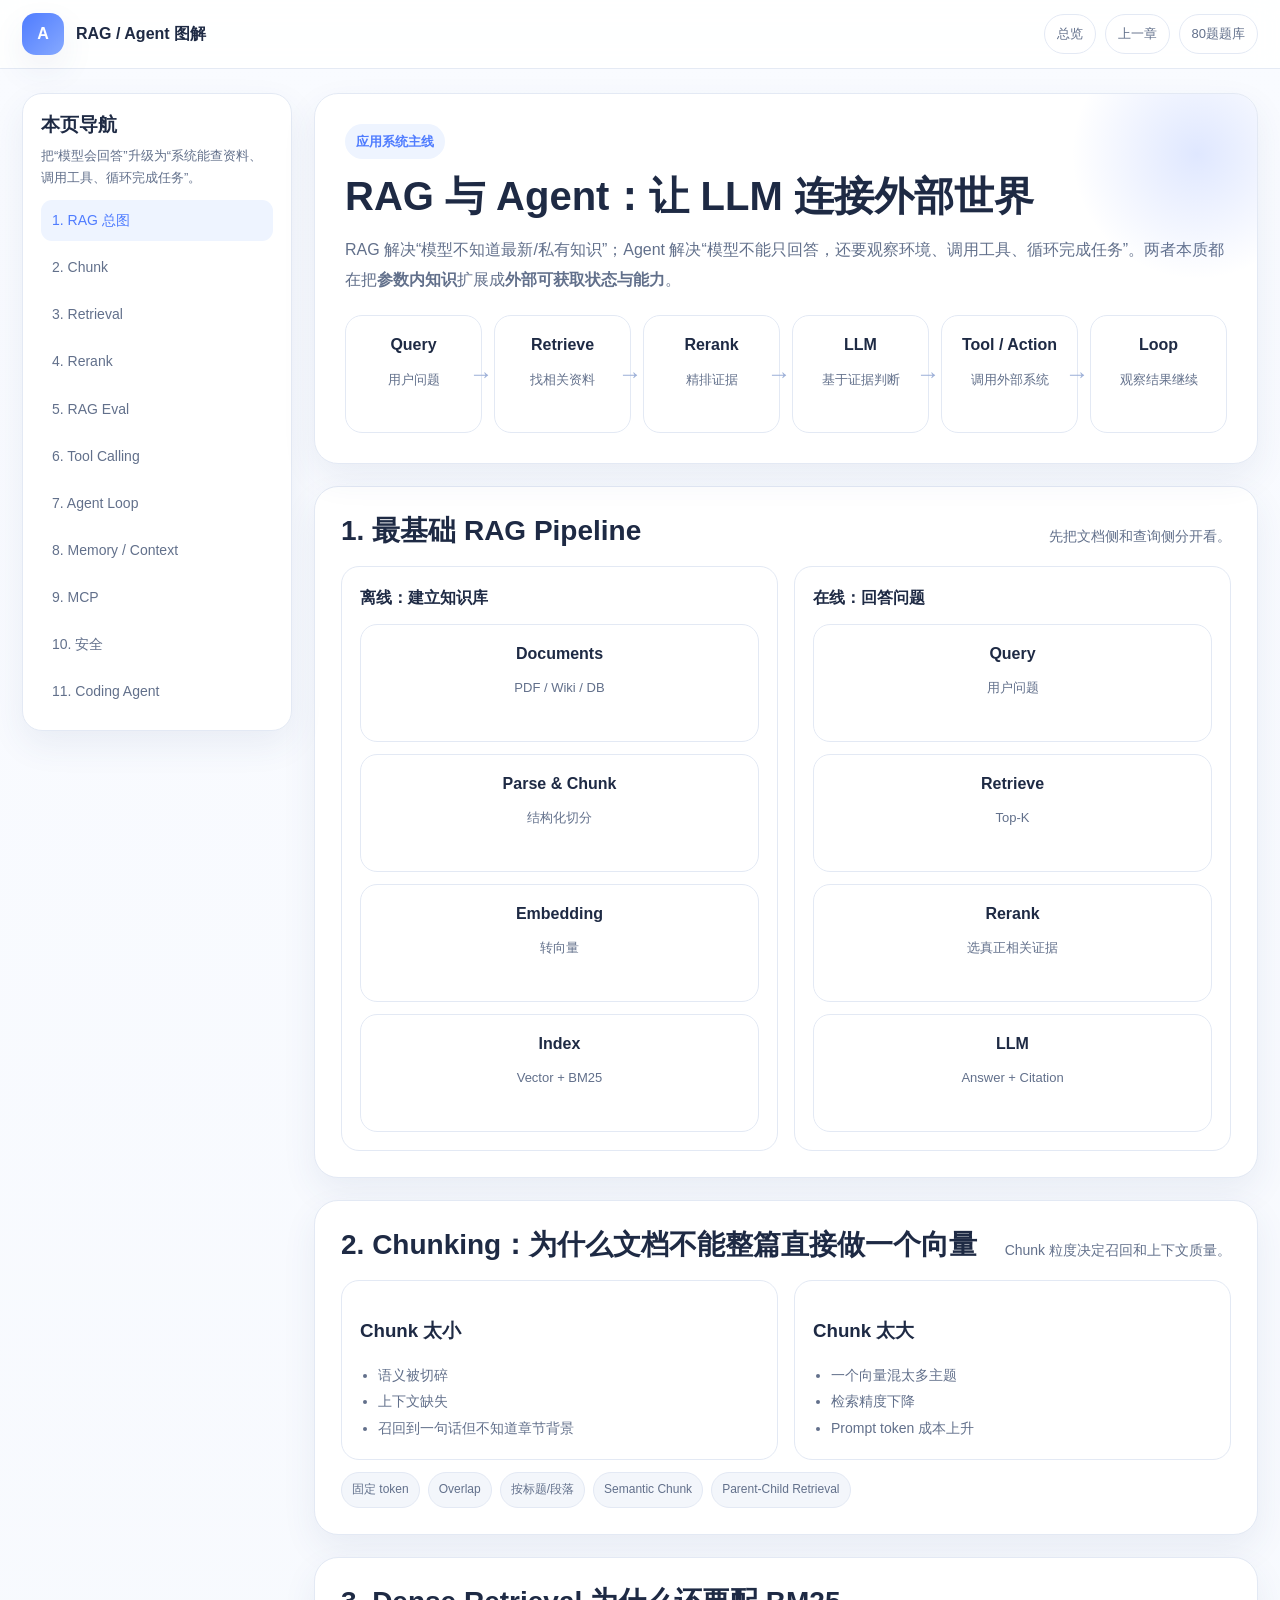
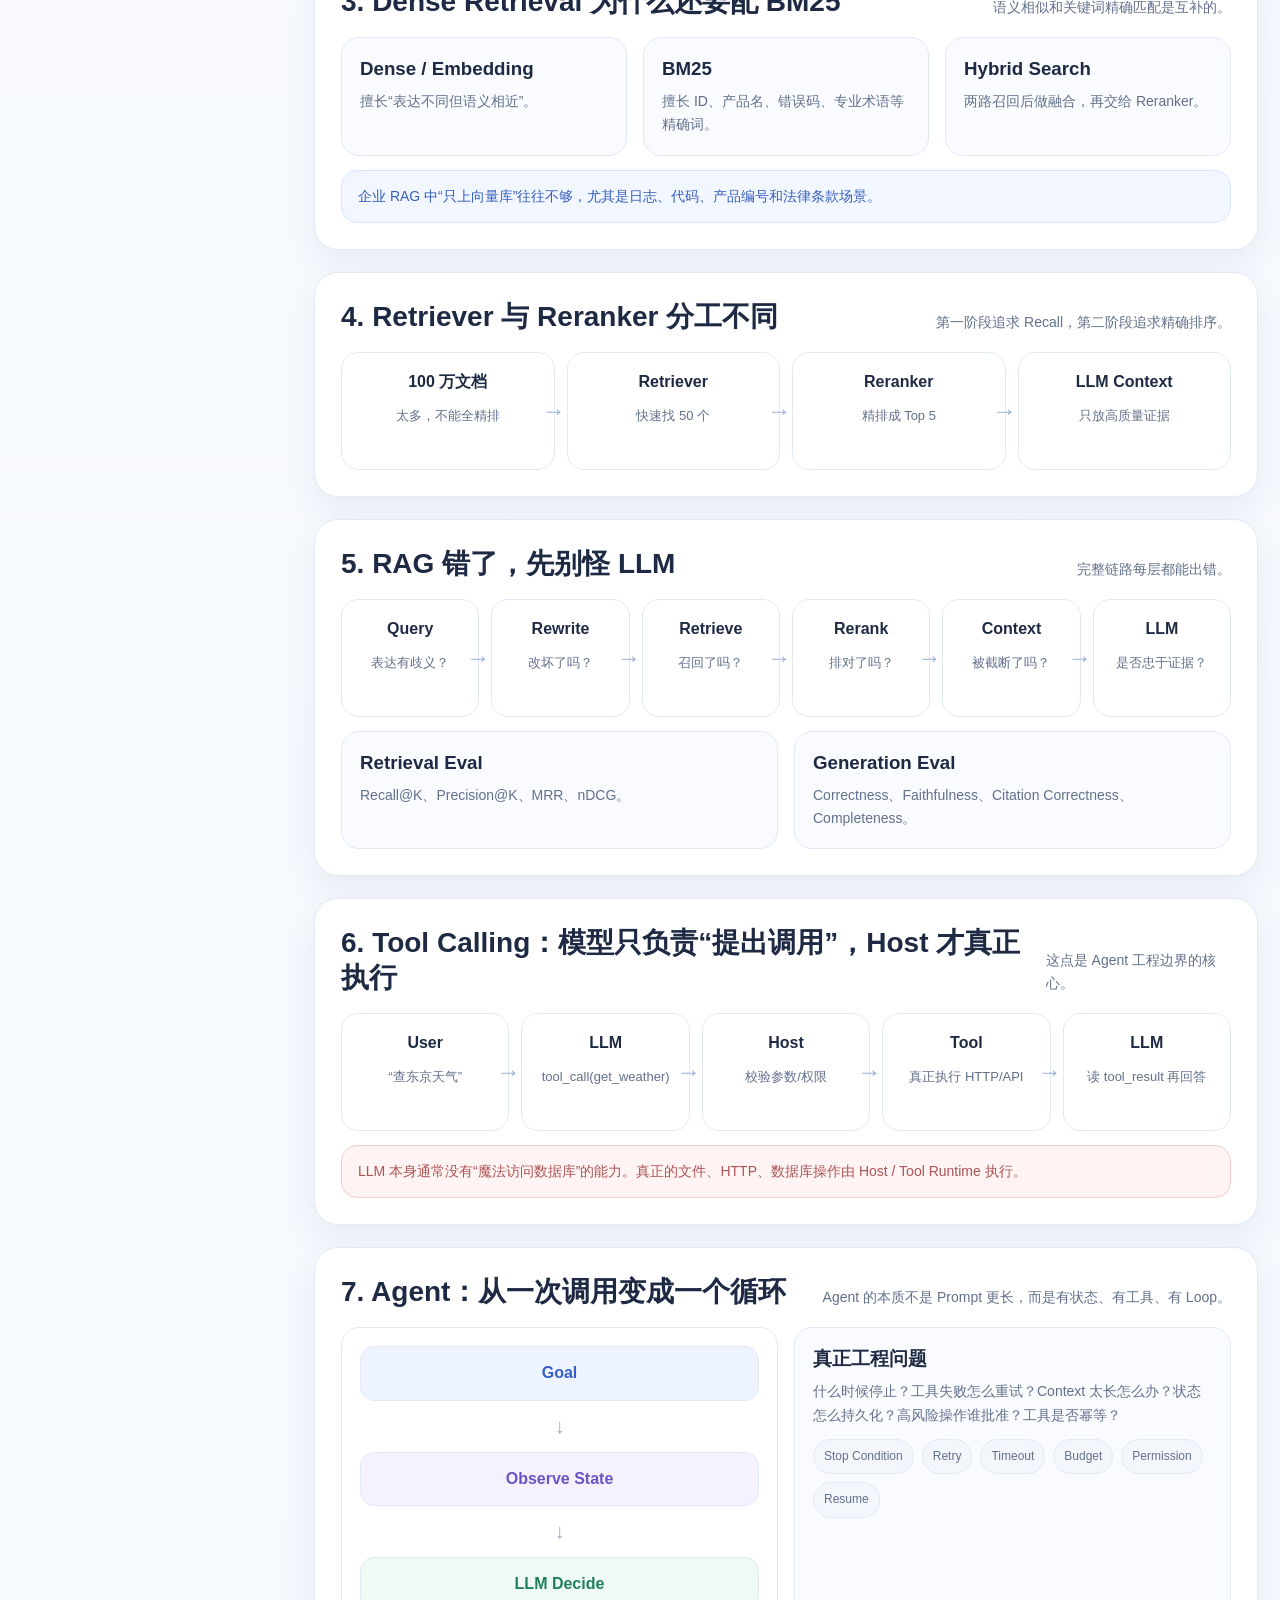
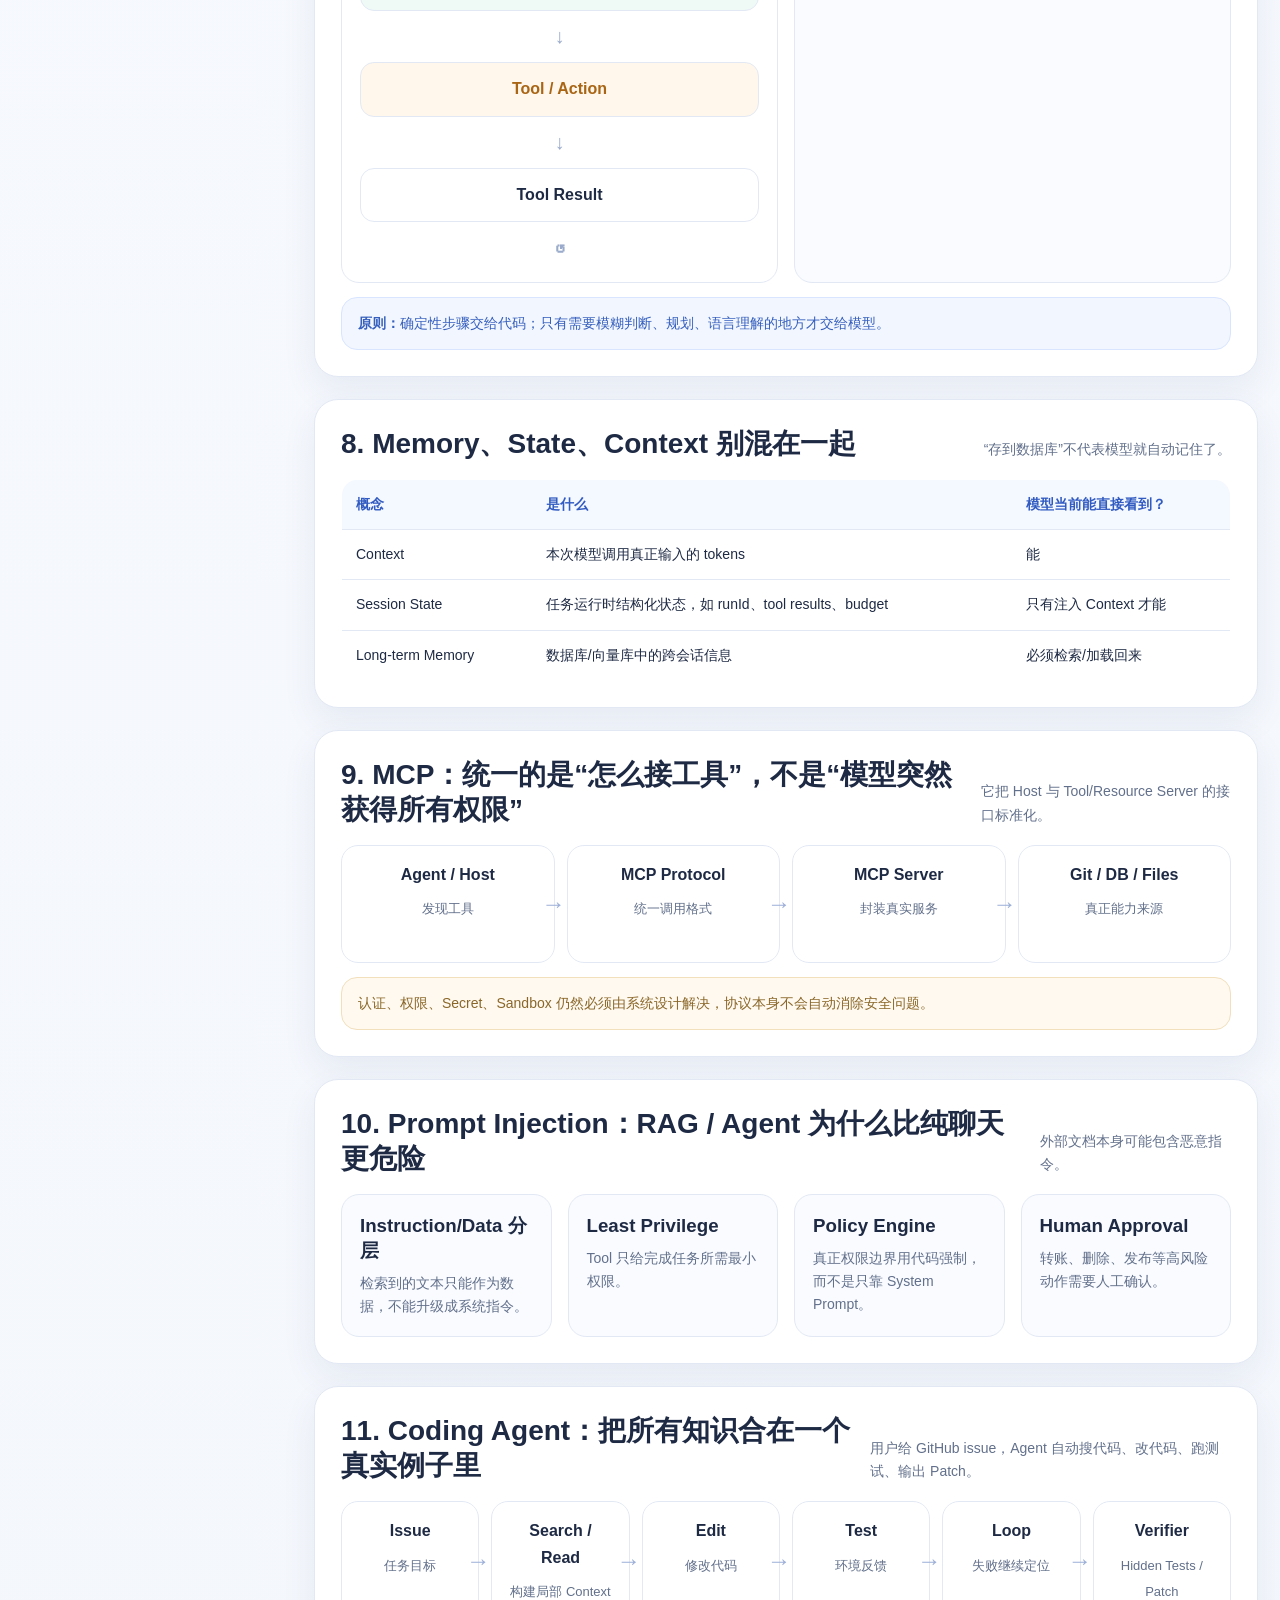
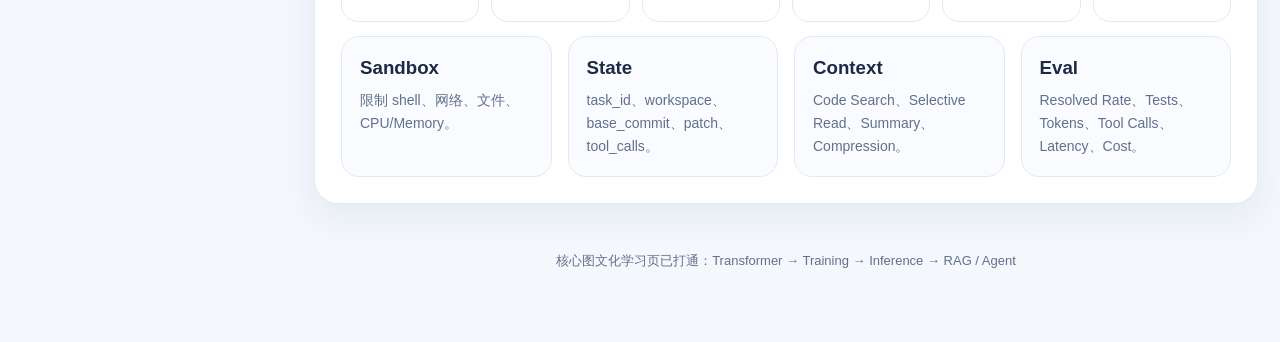
<file: llm/rag-agent.html>
<!DOCTYPE html>
<html lang="zh-CN">
<head><meta charset="UTF-8"><meta name="viewport" content="width=device-width,initial-scale=1"><title>RAG / Agent 图解</title><link rel="stylesheet" href="assets/site.css"></head>
<body>
<header class="topbar"><div class="topbar-inner"><div class="brand"><div class="brand-badge">A</div><div>RAG / Agent 图解</div></div>
<div class="toplinks"><a href="index.html">总览</a><a href="inference-serving.html">上一章</a><a href="10-interview-bank.md">80题题库</a></div></div></header>
<main class="shell">
<aside class="sidebar"><h3>本页导航</h3><p>把“模型会回答”升级为“系统能查资料、调用工具、循环完成任务”。</p>
<nav class="sidenav"><a href="#rag">1. RAG 总图</a><a href="#chunk">2. Chunk</a><a href="#retrieval">3. Retrieval</a><a href="#rerank">4. Rerank</a><a href="#eval">5. RAG Eval</a><a href="#tool">6. Tool Calling</a><a href="#agent">7. Agent Loop</a><a href="#memory">8. Memory / Context</a><a href="#mcp">9. MCP</a><a href="#security">10. 安全</a><a href="#coding">11. Coding Agent</a></nav></aside>
<div class="content">
<section id="rag" class="hero reveal"><div class="eyebrow">应用系统主线</div><h1>RAG 与 Agent：让 LLM 连接外部世界</h1>
<p class="lead">RAG 解决“模型不知道最新/私有知识”；Agent 解决“模型不能只回答，还要观察环境、调用工具、循环完成任务”。两者本质都在把<strong>参数内知识</strong>扩展成<strong>外部可获取状态与能力</strong>。</p>
<div class="flow horizontal" style="--cols:6;margin-top:20px"><div class="step"><strong>Query</strong><span>用户问题</span></div><div class="step"><strong>Retrieve</strong><span>找相关资料</span></div><div class="step"><strong>Rerank</strong><span>精排证据</span></div><div class="step"><strong>LLM</strong><span>基于证据判断</span></div><div class="step"><strong>Tool / Action</strong><span>调用外部系统</span></div><div class="step"><strong>Loop</strong><span>观察结果继续</span></div></div></section>

<section class="panel section reveal"><div class="section-head"><h2>1. 最基础 RAG Pipeline</h2><p>先把文档侧和查询侧分开看。</p></div>
<div class="grid2">
<div class="diagram"><div class="diagram-title">离线：建立知识库</div><div class="flow"><div class="step"><strong>Documents</strong><span>PDF / Wiki / DB</span></div><div class="step"><strong>Parse & Chunk</strong><span>结构化切分</span></div><div class="step"><strong>Embedding</strong><span>转向量</span></div><div class="step"><strong>Index</strong><span>Vector + BM25</span></div></div></div>
<div class="diagram"><div class="diagram-title">在线：回答问题</div><div class="flow"><div class="step"><strong>Query</strong><span>用户问题</span></div><div class="step"><strong>Retrieve</strong><span>Top-K</span></div><div class="step"><strong>Rerank</strong><span>选真正相关证据</span></div><div class="step"><strong>LLM</strong><span>Answer + Citation</span></div></div></div>
</div></section>

<section id="chunk" class="panel section reveal"><div class="section-head"><h2>2. Chunking：为什么文档不能整篇直接做一个向量</h2><p>Chunk 粒度决定召回和上下文质量。</p></div>
<div class="compare"><div class="side"><h3>Chunk 太小</h3><ul><li>语义被切碎</li><li>上下文缺失</li><li>召回到一句话但不知道章节背景</li></ul></div><div class="side"><h3>Chunk 太大</h3><ul><li>一个向量混太多主题</li><li>检索精度下降</li><li>Prompt token 成本上升</li></ul></div></div>
<div class="pills"><span class="pill">固定 token</span><span class="pill">Overlap</span><span class="pill">按标题/段落</span><span class="pill">Semantic Chunk</span><span class="pill">Parent-Child Retrieval</span></div></section>

<section id="retrieval" class="panel section reveal"><div class="section-head"><h2>3. Dense Retrieval 为什么还要配 BM25</h2><p>语义相似和关键词精确匹配是互补的。</p></div>
<div class="grid3"><div class="card"><h3>Dense / Embedding</h3><p>擅长“表达不同但语义相近”。</p></div><div class="card"><h3>BM25</h3><p>擅长 ID、产品名、错误码、专业术语等精确词。</p></div><div class="card"><h3>Hybrid Search</h3><p>两路召回后做融合，再交给 Reranker。</p></div></div>
<div class="callout info">企业 RAG 中“只上向量库”往往不够，尤其是日志、代码、产品编号和法律条款场景。</div></section>

<section id="rerank" class="panel section reveal"><div class="section-head"><h2>4. Retriever 与 Reranker 分工不同</h2><p>第一阶段追求 Recall，第二阶段追求精确排序。</p></div>
<div class="flow horizontal" style="--cols:4"><div class="step"><strong>100 万文档</strong><span>太多，不能全精排</span></div><div class="step"><strong>Retriever</strong><span>快速找 50 个</span></div><div class="step"><strong>Reranker</strong><span>精排成 Top 5</span></div><div class="step"><strong>LLM Context</strong><span>只放高质量证据</span></div></div></section>

<section id="eval" class="panel section reveal"><div class="section-head"><h2>5. RAG 错了，先别怪 LLM</h2><p>完整链路每层都能出错。</p></div>
<div class="flow horizontal" style="--cols:6"><div class="step"><strong>Query</strong><span>表达有歧义？</span></div><div class="step"><strong>Rewrite</strong><span>改坏了吗？</span></div><div class="step"><strong>Retrieve</strong><span>召回了吗？</span></div><div class="step"><strong>Rerank</strong><span>排对了吗？</span></div><div class="step"><strong>Context</strong><span>被截断了吗？</span></div><div class="step"><strong>LLM</strong><span>是否忠于证据？</span></div></div>
<div class="grid2" style="margin-top:14px"><div class="card"><h3>Retrieval Eval</h3><p>Recall@K、Precision@K、MRR、nDCG。</p></div><div class="card"><h3>Generation Eval</h3><p>Correctness、Faithfulness、Citation Correctness、Completeness。</p></div></div></section>

<section id="tool" class="panel section reveal"><div class="section-head"><h2>6. Tool Calling：模型只负责“提出调用”，Host 才真正执行</h2><p>这点是 Agent 工程边界的核心。</p></div>
<div class="flow horizontal" style="--cols:5"><div class="step"><strong>User</strong><span>“查东京天气”</span></div><div class="step"><strong>LLM</strong><span>tool_call(get_weather)</span></div><div class="step"><strong>Host</strong><span>校验参数/权限</span></div><div class="step"><strong>Tool</strong><span>真正执行 HTTP/API</span></div><div class="step"><strong>LLM</strong><span>读 tool_result 再回答</span></div></div>
<div class="callout bad">LLM 本身通常没有“魔法访问数据库”的能力。真正的文件、HTTP、数据库操作由 Host / Tool Runtime 执行。</div></section>

<section id="agent" class="panel section reveal"><div class="section-head"><h2>7. Agent：从一次调用变成一个循环</h2><p>Agent 的本质不是 Prompt 更长，而是有状态、有工具、有 Loop。</p></div>
<div class="grid2">
<div class="diagram"><div class="stack"><div class="block blue">Goal</div><div class="down">↓</div><div class="block purple">Observe State</div><div class="down">↓</div><div class="block green">LLM Decide</div><div class="down">↓</div><div class="block orange">Tool / Action</div><div class="down">↓</div><div class="block">Tool Result</div><div class="down">↺</div></div></div>
<div class="card"><h3>真正工程问题</h3><p>什么时候停止？工具失败怎么重试？Context 太长怎么办？状态怎么持久化？高风险操作谁批准？工具是否幂等？</p>
<div class="pills"><span class="pill">Stop Condition</span><span class="pill">Retry</span><span class="pill">Timeout</span><span class="pill">Budget</span><span class="pill">Permission</span><span class="pill">Resume</span></div></div>
</div>
<div class="callout info"><strong>原则：</strong>确定性步骤交给代码；只有需要模糊判断、规划、语言理解的地方才交给模型。</div></section>

<section id="memory" class="panel section reveal"><div class="section-head"><h2>8. Memory、State、Context 别混在一起</h2><p>“存到数据库”不代表模型就自动记住了。</p></div>
<table><thead><tr><th>概念</th><th>是什么</th><th>模型当前能直接看到？</th></tr></thead><tbody>
<tr><td>Context</td><td>本次模型调用真正输入的 tokens</td><td>能</td></tr>
<tr><td>Session State</td><td>任务运行时结构化状态，如 runId、tool results、budget</td><td>只有注入 Context 才能</td></tr>
<tr><td>Long-term Memory</td><td>数据库/向量库中的跨会话信息</td><td>必须检索/加载回来</td></tr>
</tbody></table></section>

<section id="mcp" class="panel section reveal"><div class="section-head"><h2>9. MCP：统一的是“怎么接工具”，不是“模型突然获得所有权限”</h2><p>它把 Host 与 Tool/Resource Server 的接口标准化。</p></div>
<div class="flow horizontal" style="--cols:4"><div class="step"><strong>Agent / Host</strong><span>发现工具</span></div><div class="step"><strong>MCP Protocol</strong><span>统一调用格式</span></div><div class="step"><strong>MCP Server</strong><span>封装真实服务</span></div><div class="step"><strong>Git / DB / Files</strong><span>真正能力来源</span></div></div>
<div class="callout warn">认证、权限、Secret、Sandbox 仍然必须由系统设计解决，协议本身不会自动消除安全问题。</div></section>

<section id="security" class="panel section reveal"><div class="section-head"><h2>10. Prompt Injection：RAG / Agent 为什么比纯聊天更危险</h2><p>外部文档本身可能包含恶意指令。</p></div>
<div class="grid4"><div class="card"><h3>Instruction/Data 分层</h3><p>检索到的文本只能作为数据，不能升级成系统指令。</p></div><div class="card"><h3>Least Privilege</h3><p>Tool 只给完成任务所需最小权限。</p></div><div class="card"><h3>Policy Engine</h3><p>真正权限边界用代码强制，而不是只靠 System Prompt。</p></div><div class="card"><h3>Human Approval</h3><p>转账、删除、发布等高风险动作需要人工确认。</p></div></div></section>

<section id="coding" class="panel section reveal"><div class="section-head"><h2>11. Coding Agent：把所有知识合在一个真实例子里</h2><p>用户给 GitHub issue，Agent 自动搜代码、改代码、跑测试、输出 Patch。</p></div>
<div class="flow horizontal" style="--cols:6"><div class="step"><strong>Issue</strong><span>任务目标</span></div><div class="step"><strong>Search / Read</strong><span>构建局部 Context</span></div><div class="step"><strong>Edit</strong><span>修改代码</span></div><div class="step"><strong>Test</strong><span>环境反馈</span></div><div class="step"><strong>Loop</strong><span>失败继续定位</span></div><div class="step"><strong>Verifier</strong><span>Hidden Tests / Patch</span></div></div>
<div class="grid4" style="margin-top:14px"><div class="card"><h3>Sandbox</h3><p>限制 shell、网络、文件、CPU/Memory。</p></div><div class="card"><h3>State</h3><p>task_id、workspace、base_commit、patch、tool_calls。</p></div><div class="card"><h3>Context</h3><p>Code Search、Selective Read、Summary、Compression。</p></div><div class="card"><h3>Eval</h3><p>Resolved Rate、Tests、Tokens、Tool Calls、Latency、Cost。</p></div></div>
</section>
<footer>核心图文化学习页已打通：Transformer → Training → Inference → RAG / Agent</footer>
</div></main><script src="assets/site.js"></script></body></html>
</file>
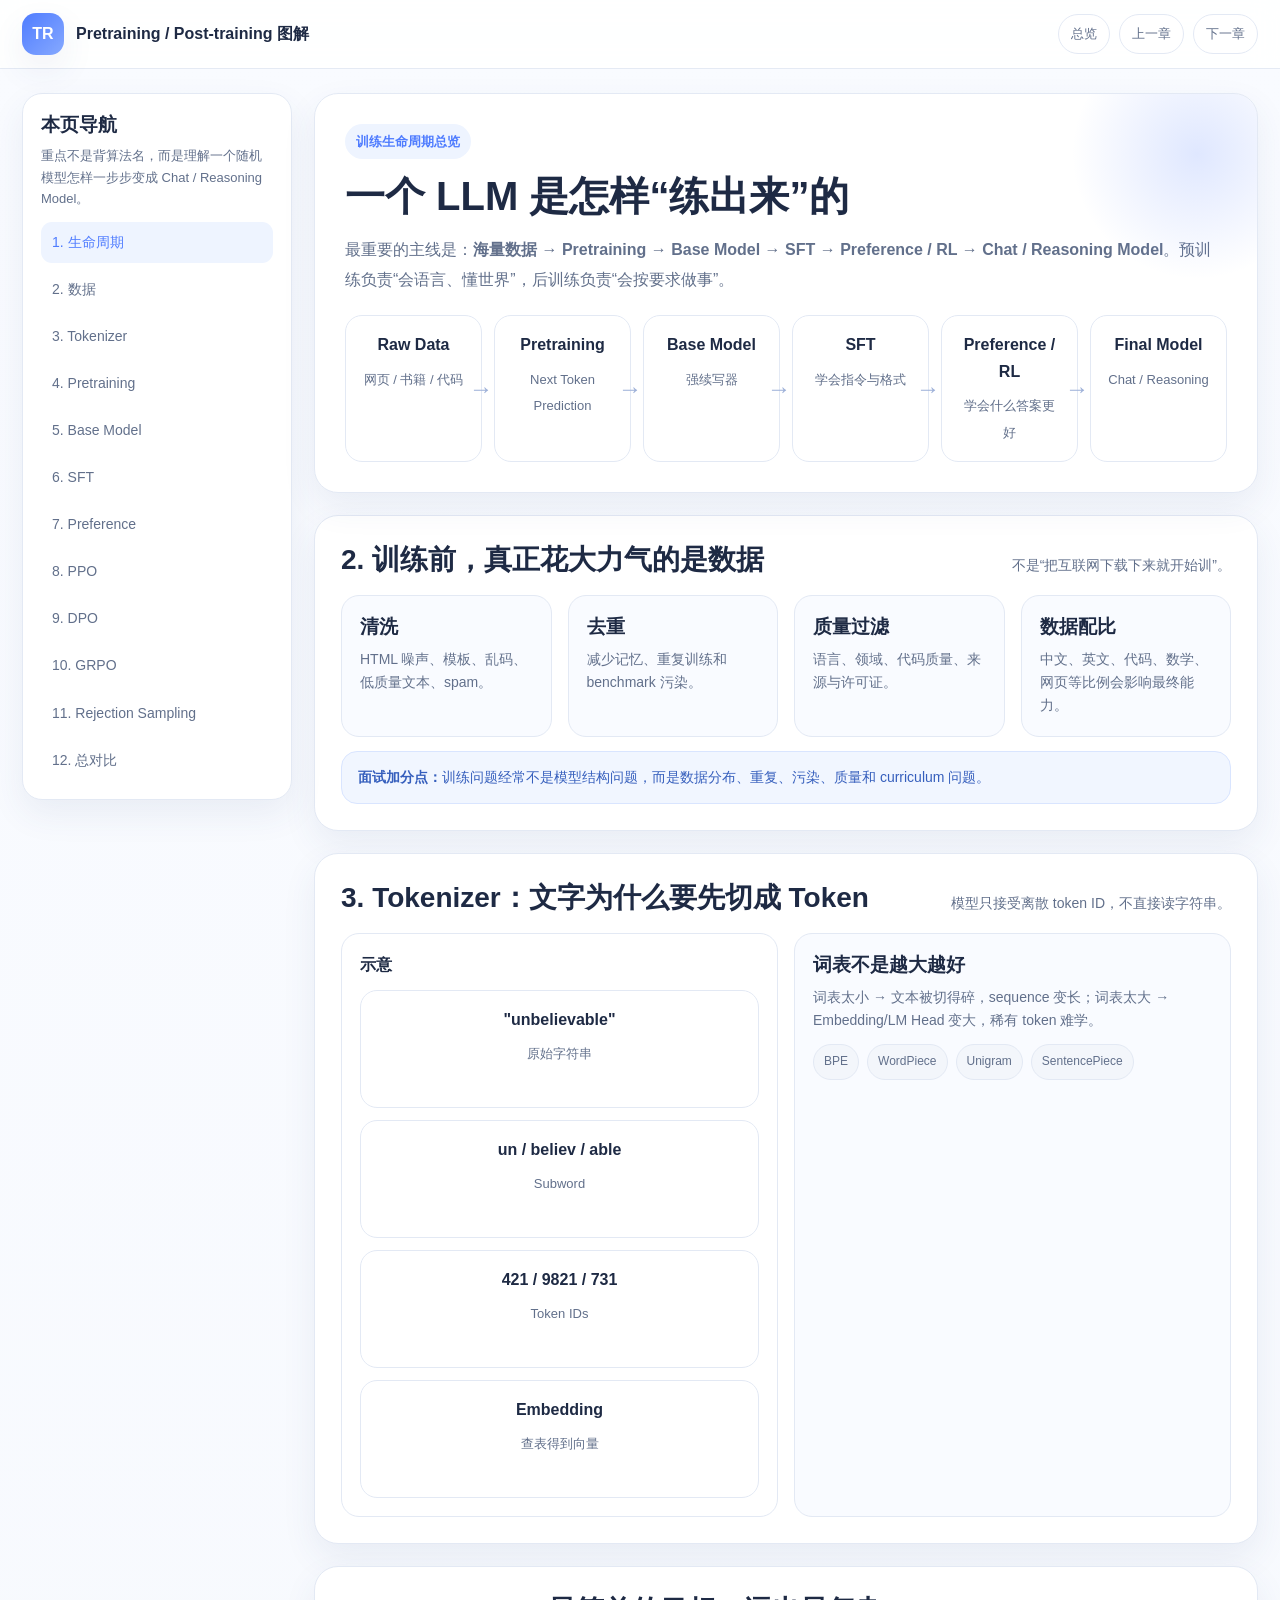
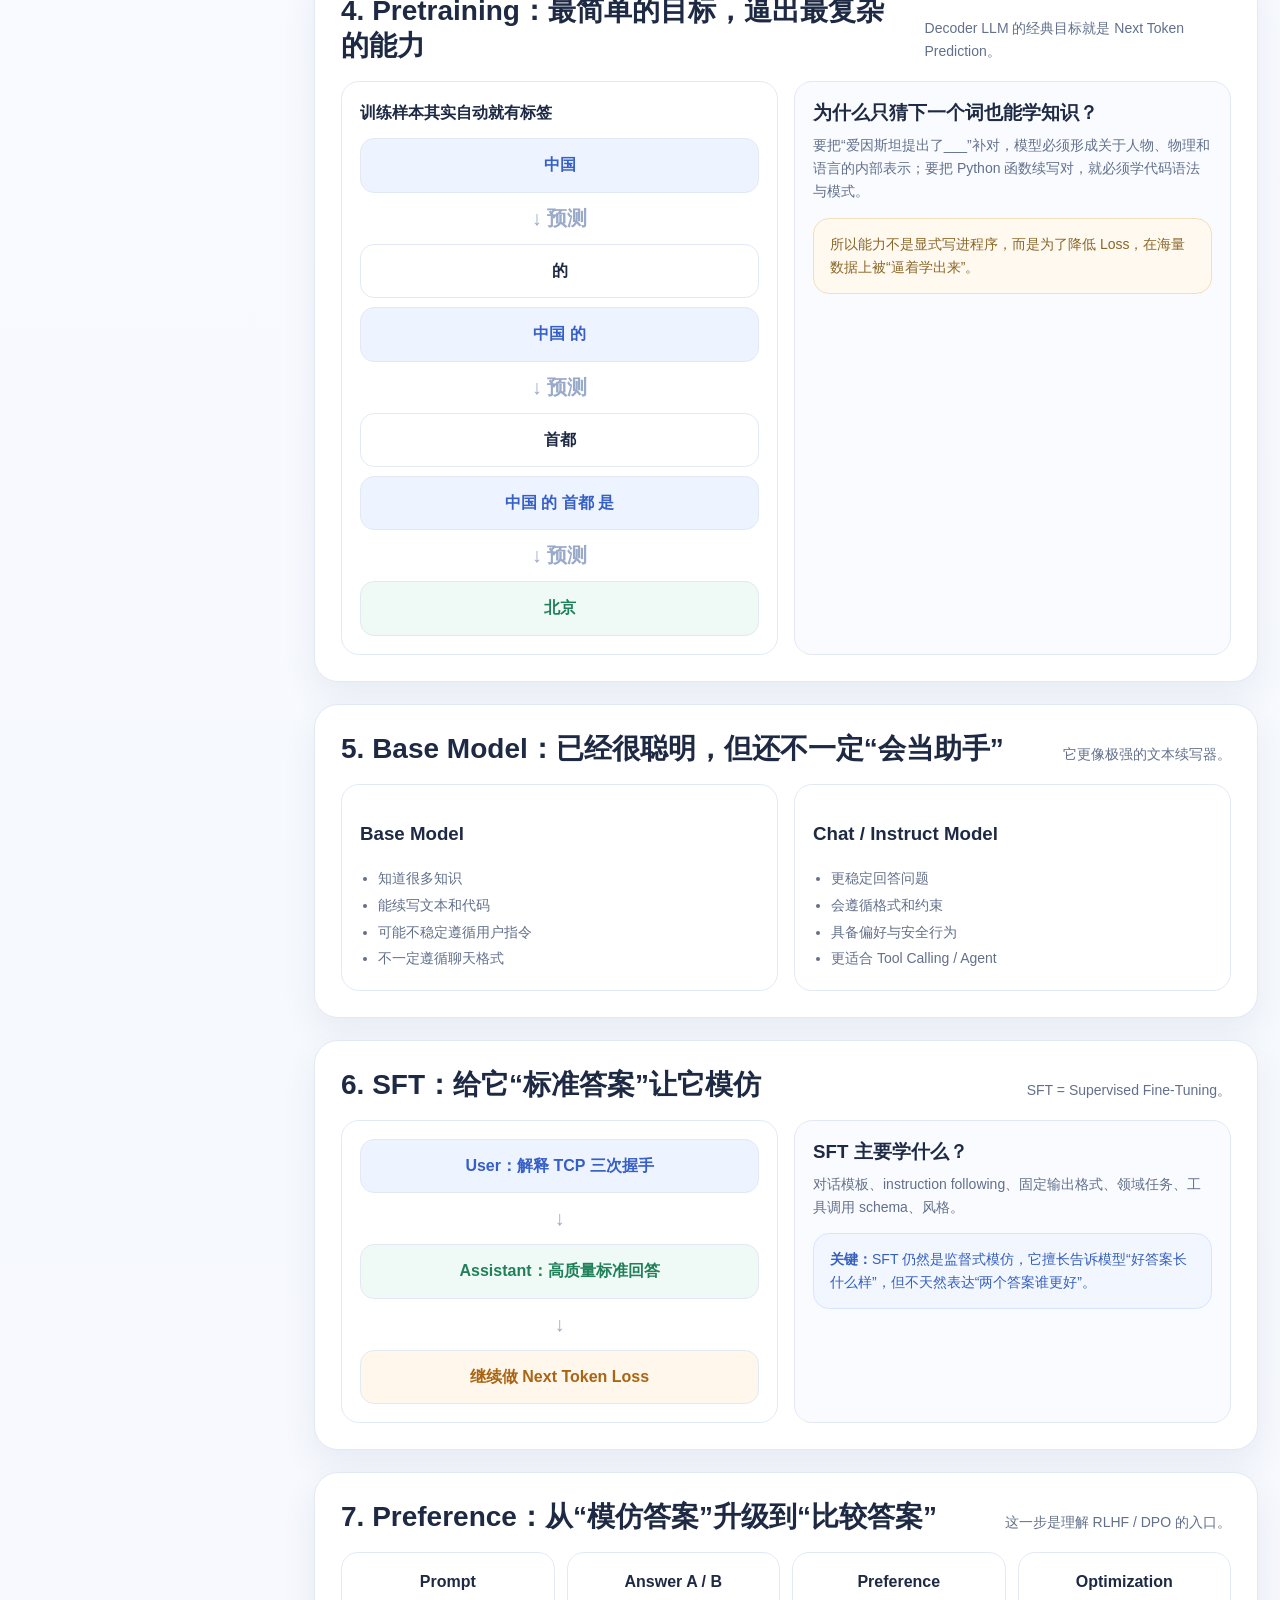
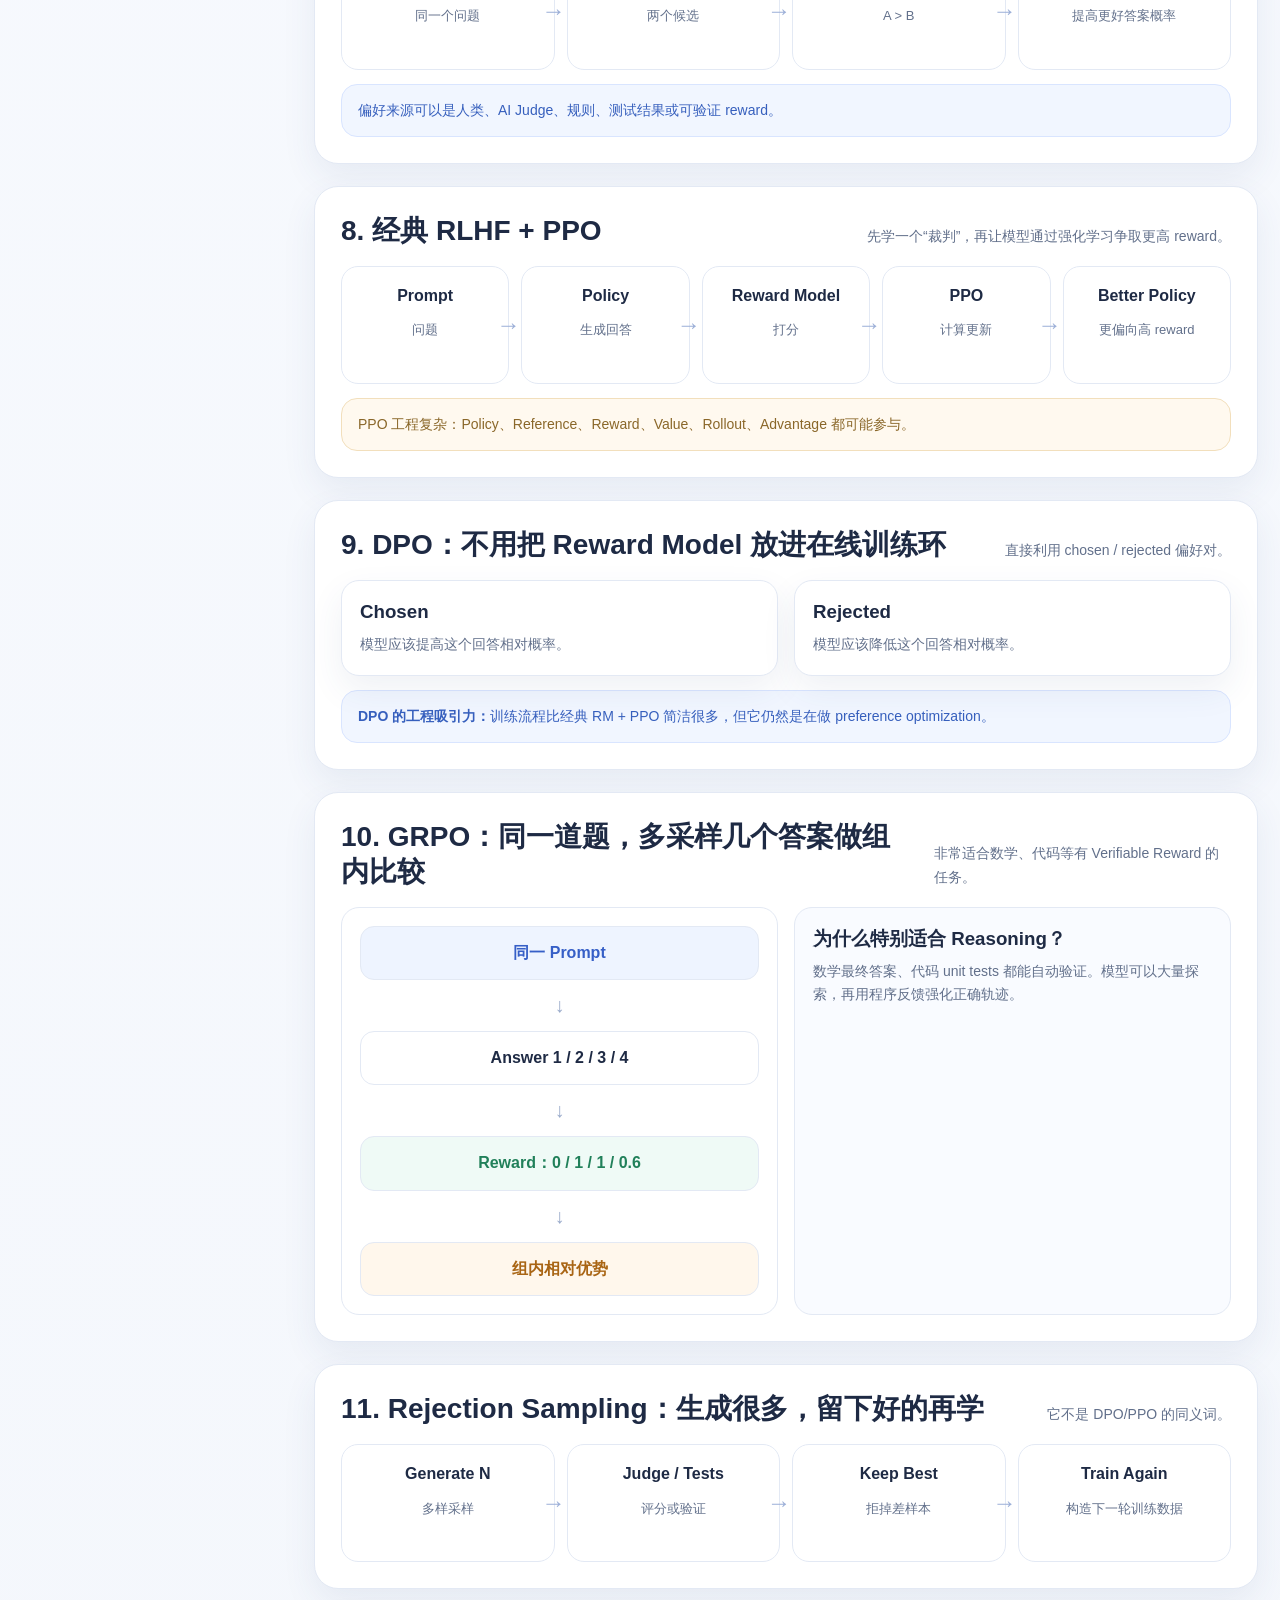
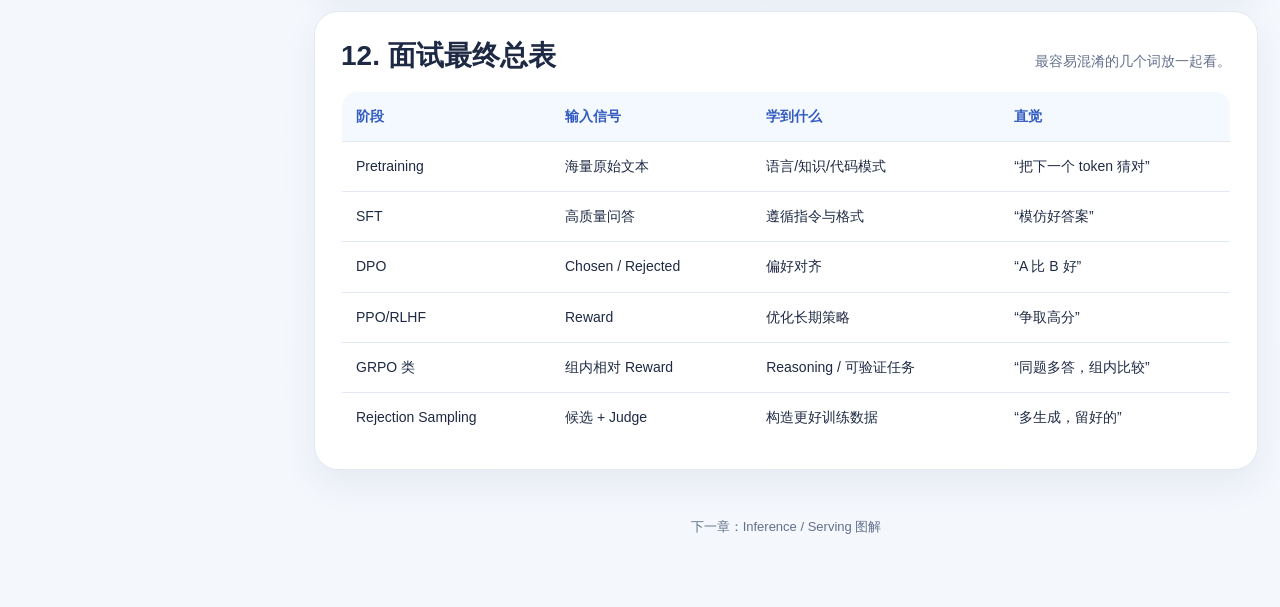
<file: llm/training.html>
<!DOCTYPE html>
<html lang="zh-CN">
<head><meta charset="UTF-8"><meta name="viewport" content="width=device-width,initial-scale=1"><title>LLM Training 图解</title><link rel="stylesheet" href="assets/site.css"></head>
<body>
<header class="topbar"><div class="topbar-inner"><div class="brand"><div class="brand-badge">TR</div><div>Pretraining / Post-training 图解</div></div>
<div class="toplinks"><a href="index.html">总览</a><a href="transformer.html">上一章</a><a href="inference-serving.html">下一章</a></div></div></header>
<main class="shell">
<aside class="sidebar"><h3>本页导航</h3><p>重点不是背算法名，而是理解一个随机模型怎样一步步变成 Chat / Reasoning Model。</p>
<nav class="sidenav"><a href="#life">1. 生命周期</a><a href="#data">2. 数据</a><a href="#tokenizer">3. Tokenizer</a><a href="#pretrain">4. Pretraining</a><a href="#base">5. Base Model</a><a href="#sft">6. SFT</a><a href="#pref">7. Preference</a><a href="#ppo">8. PPO</a><a href="#dpo">9. DPO</a><a href="#grpo">10. GRPO</a><a href="#reject">11. Rejection Sampling</a><a href="#compare">12. 总对比</a></nav></aside>
<div class="content">
<section id="life" class="hero reveal"><div class="eyebrow">训练生命周期总览</div><h1>一个 LLM 是怎样“练出来”的</h1>
<p class="lead">最重要的主线是：<strong>海量数据 → Pretraining → Base Model → SFT → Preference / RL → Chat / Reasoning Model</strong>。预训练负责“会语言、懂世界”，后训练负责“会按要求做事”。</p>
<div class="flow horizontal" style="--cols:6;margin-top:20px">
<div class="step"><strong>Raw Data</strong><span>网页 / 书籍 / 代码</span></div><div class="step"><strong>Pretraining</strong><span>Next Token Prediction</span></div><div class="step"><strong>Base Model</strong><span>强续写器</span></div><div class="step"><strong>SFT</strong><span>学会指令与格式</span></div><div class="step"><strong>Preference / RL</strong><span>学会什么答案更好</span></div><div class="step"><strong>Final Model</strong><span>Chat / Reasoning</span></div>
</div></section>

<section id="data" class="panel section reveal"><div class="section-head"><h2>2. 训练前，真正花大力气的是数据</h2><p>不是“把互联网下载下来就开始训”。</p></div>
<div class="grid4">
<div class="card"><h3>清洗</h3><p>HTML 噪声、模板、乱码、低质量文本、spam。</p></div>
<div class="card"><h3>去重</h3><p>减少记忆、重复训练和 benchmark 污染。</p></div>
<div class="card"><h3>质量过滤</h3><p>语言、领域、代码质量、来源与许可证。</p></div>
<div class="card"><h3>数据配比</h3><p>中文、英文、代码、数学、网页等比例会影响最终能力。</p></div>
</div>
<div class="callout info"><strong>面试加分点：</strong>训练问题经常不是模型结构问题，而是数据分布、重复、污染、质量和 curriculum 问题。</div></section>

<section id="tokenizer" class="panel section reveal"><div class="section-head"><h2>3. Tokenizer：文字为什么要先切成 Token</h2><p>模型只接受离散 token ID，不直接读字符串。</p></div>
<div class="grid2">
<div class="diagram"><div class="diagram-title">示意</div><div class="flow">
<div class="step"><strong>"unbelievable"</strong><span>原始字符串</span></div><div class="step"><strong>un / believ / able</strong><span>Subword</span></div><div class="step"><strong>421 / 9821 / 731</strong><span>Token IDs</span></div><div class="step"><strong>Embedding</strong><span>查表得到向量</span></div></div></div>
<div class="card"><h3>词表不是越大越好</h3><p>词表太小 → 文本被切得碎，sequence 变长；词表太大 → Embedding/LM Head 变大，稀有 token 难学。</p>
<div class="pills"><span class="pill">BPE</span><span class="pill">WordPiece</span><span class="pill">Unigram</span><span class="pill">SentencePiece</span></div></div>
</div></section>

<section id="pretrain" class="panel section reveal"><div class="section-head"><h2>4. Pretraining：最简单的目标，逼出最复杂的能力</h2><p>Decoder LLM 的经典目标就是 Next Token Prediction。</p></div>
<div class="grid2">
<div class="diagram"><div class="diagram-title">训练样本其实自动就有标签</div><div class="stack">
<div class="block blue">中国</div><div class="down">↓ 预测</div><div class="block">的</div>
<div class="block blue">中国 的</div><div class="down">↓ 预测</div><div class="block">首都</div>
<div class="block blue">中国 的 首都 是</div><div class="down">↓ 预测</div><div class="block green">北京</div>
</div></div>
<div class="card"><h3>为什么只猜下一个词也能学知识？</h3><p>要把“爱因斯坦提出了___”补对，模型必须形成关于人物、物理和语言的内部表示；要把 Python 函数续写对，就必须学代码语法与模式。</p>
<div class="callout warn">所以能力不是显式写进程序，而是为了降低 Loss，在海量数据上被“逼着学出来”。</div></div>
</div></section>

<section id="base" class="panel section reveal"><div class="section-head"><h2>5. Base Model：已经很聪明，但还不一定“会当助手”</h2><p>它更像极强的文本续写器。</p></div>
<div class="compare"><div class="side"><h3>Base Model</h3><ul><li>知道很多知识</li><li>能续写文本和代码</li><li>可能不稳定遵循用户指令</li><li>不一定遵循聊天格式</li></ul></div>
<div class="side"><h3>Chat / Instruct Model</h3><ul><li>更稳定回答问题</li><li>会遵循格式和约束</li><li>具备偏好与安全行为</li><li>更适合 Tool Calling / Agent</li></ul></div></div></section>

<section id="sft" class="panel section reveal"><div class="section-head"><h2>6. SFT：给它“标准答案”让它模仿</h2><p>SFT = Supervised Fine-Tuning。</p></div>
<div class="grid2"><div class="diagram"><div class="stack"><div class="block blue">User：解释 TCP 三次握手</div><div class="down">↓</div><div class="block green">Assistant：高质量标准回答</div><div class="down">↓</div><div class="block orange">继续做 Next Token Loss</div></div></div>
<div class="card"><h3>SFT 主要学什么？</h3><p>对话模板、instruction following、固定输出格式、领域任务、工具调用 schema、风格。</p>
<div class="callout info"><strong>关键：</strong>SFT 仍然是监督式模仿，它擅长告诉模型“好答案长什么样”，但不天然表达“两个答案谁更好”。</div></div></div></section>

<section id="pref" class="panel section reveal"><div class="section-head"><h2>7. Preference：从“模仿答案”升级到“比较答案”</h2><p>这一步是理解 RLHF / DPO 的入口。</p></div>
<div class="flow horizontal" style="--cols:4">
<div class="step"><strong>Prompt</strong><span>同一个问题</span></div><div class="step"><strong>Answer A / B</strong><span>两个候选</span></div><div class="step"><strong>Preference</strong><span>A &gt; B</span></div><div class="step"><strong>Optimization</strong><span>提高更好答案概率</span></div>
</div>
<div class="callout info">偏好来源可以是人类、AI Judge、规则、测试结果或可验证 reward。</div></section>

<section id="ppo" class="panel section reveal"><div class="section-head"><h2>8. 经典 RLHF + PPO</h2><p>先学一个“裁判”，再让模型通过强化学习争取更高 reward。</p></div>
<div class="flow horizontal" style="--cols:5"><div class="step"><strong>Prompt</strong><span>问题</span></div><div class="step"><strong>Policy</strong><span>生成回答</span></div><div class="step"><strong>Reward Model</strong><span>打分</span></div><div class="step"><strong>PPO</strong><span>计算更新</span></div><div class="step"><strong>Better Policy</strong><span>更偏向高 reward</span></div></div>
<div class="callout warn">PPO 工程复杂：Policy、Reference、Reward、Value、Rollout、Advantage 都可能参与。</div></section>

<section id="dpo" class="panel section reveal"><div class="section-head"><h2>9. DPO：不用把 Reward Model 放进在线训练环</h2><p>直接利用 chosen / rejected 偏好对。</p></div>
<div class="grid2">
<div class="card white"><h3>Chosen</h3><p>模型应该提高这个回答相对概率。</p></div>
<div class="card white"><h3>Rejected</h3><p>模型应该降低这个回答相对概率。</p></div>
</div>
<div class="callout info"><strong>DPO 的工程吸引力：</strong>训练流程比经典 RM + PPO 简洁很多，但它仍然是在做 preference optimization。</div></section>

<section id="grpo" class="panel section reveal"><div class="section-head"><h2>10. GRPO：同一道题，多采样几个答案做组内比较</h2><p>非常适合数学、代码等有 Verifiable Reward 的任务。</p></div>
<div class="grid2"><div class="diagram"><div class="stack"><div class="block blue">同一 Prompt</div><div class="down">↓</div><div class="block">Answer 1 / 2 / 3 / 4</div><div class="down">↓</div><div class="block green">Reward：0 / 1 / 1 / 0.6</div><div class="down">↓</div><div class="block orange">组内相对优势</div></div></div>
<div class="card"><h3>为什么特别适合 Reasoning？</h3><p>数学最终答案、代码 unit tests 都能自动验证。模型可以大量探索，再用程序反馈强化正确轨迹。</p></div></div></section>

<section id="reject" class="panel section reveal"><div class="section-head"><h2>11. Rejection Sampling：生成很多，留下好的再学</h2><p>它不是 DPO/PPO 的同义词。</p></div>
<div class="flow horizontal" style="--cols:4"><div class="step"><strong>Generate N</strong><span>多样采样</span></div><div class="step"><strong>Judge / Tests</strong><span>评分或验证</span></div><div class="step"><strong>Keep Best</strong><span>拒掉差样本</span></div><div class="step"><strong>Train Again</strong><span>构造下一轮训练数据</span></div></div></section>

<section id="compare" class="panel section reveal"><div class="section-head"><h2>12. 面试最终总表</h2><p>最容易混淆的几个词放一起看。</p></div>
<table><thead><tr><th>阶段</th><th>输入信号</th><th>学到什么</th><th>直觉</th></tr></thead><tbody>
<tr><td>Pretraining</td><td>海量原始文本</td><td>语言/知识/代码模式</td><td>“把下一个 token 猜对”</td></tr>
<tr><td>SFT</td><td>高质量问答</td><td>遵循指令与格式</td><td>“模仿好答案”</td></tr>
<tr><td>DPO</td><td>Chosen / Rejected</td><td>偏好对齐</td><td>“A 比 B 好”</td></tr>
<tr><td>PPO/RLHF</td><td>Reward</td><td>优化长期策略</td><td>“争取高分”</td></tr>
<tr><td>GRPO 类</td><td>组内相对 Reward</td><td>Reasoning / 可验证任务</td><td>“同题多答，组内比较”</td></tr>
<tr><td>Rejection Sampling</td><td>候选 + Judge</td><td>构造更好训练数据</td><td>“多生成，留好的”</td></tr>
</tbody></table></section>
<footer>下一章：Inference / Serving 图解</footer>
</div></main><script src="assets/site.js"></script></body></html>
</file>
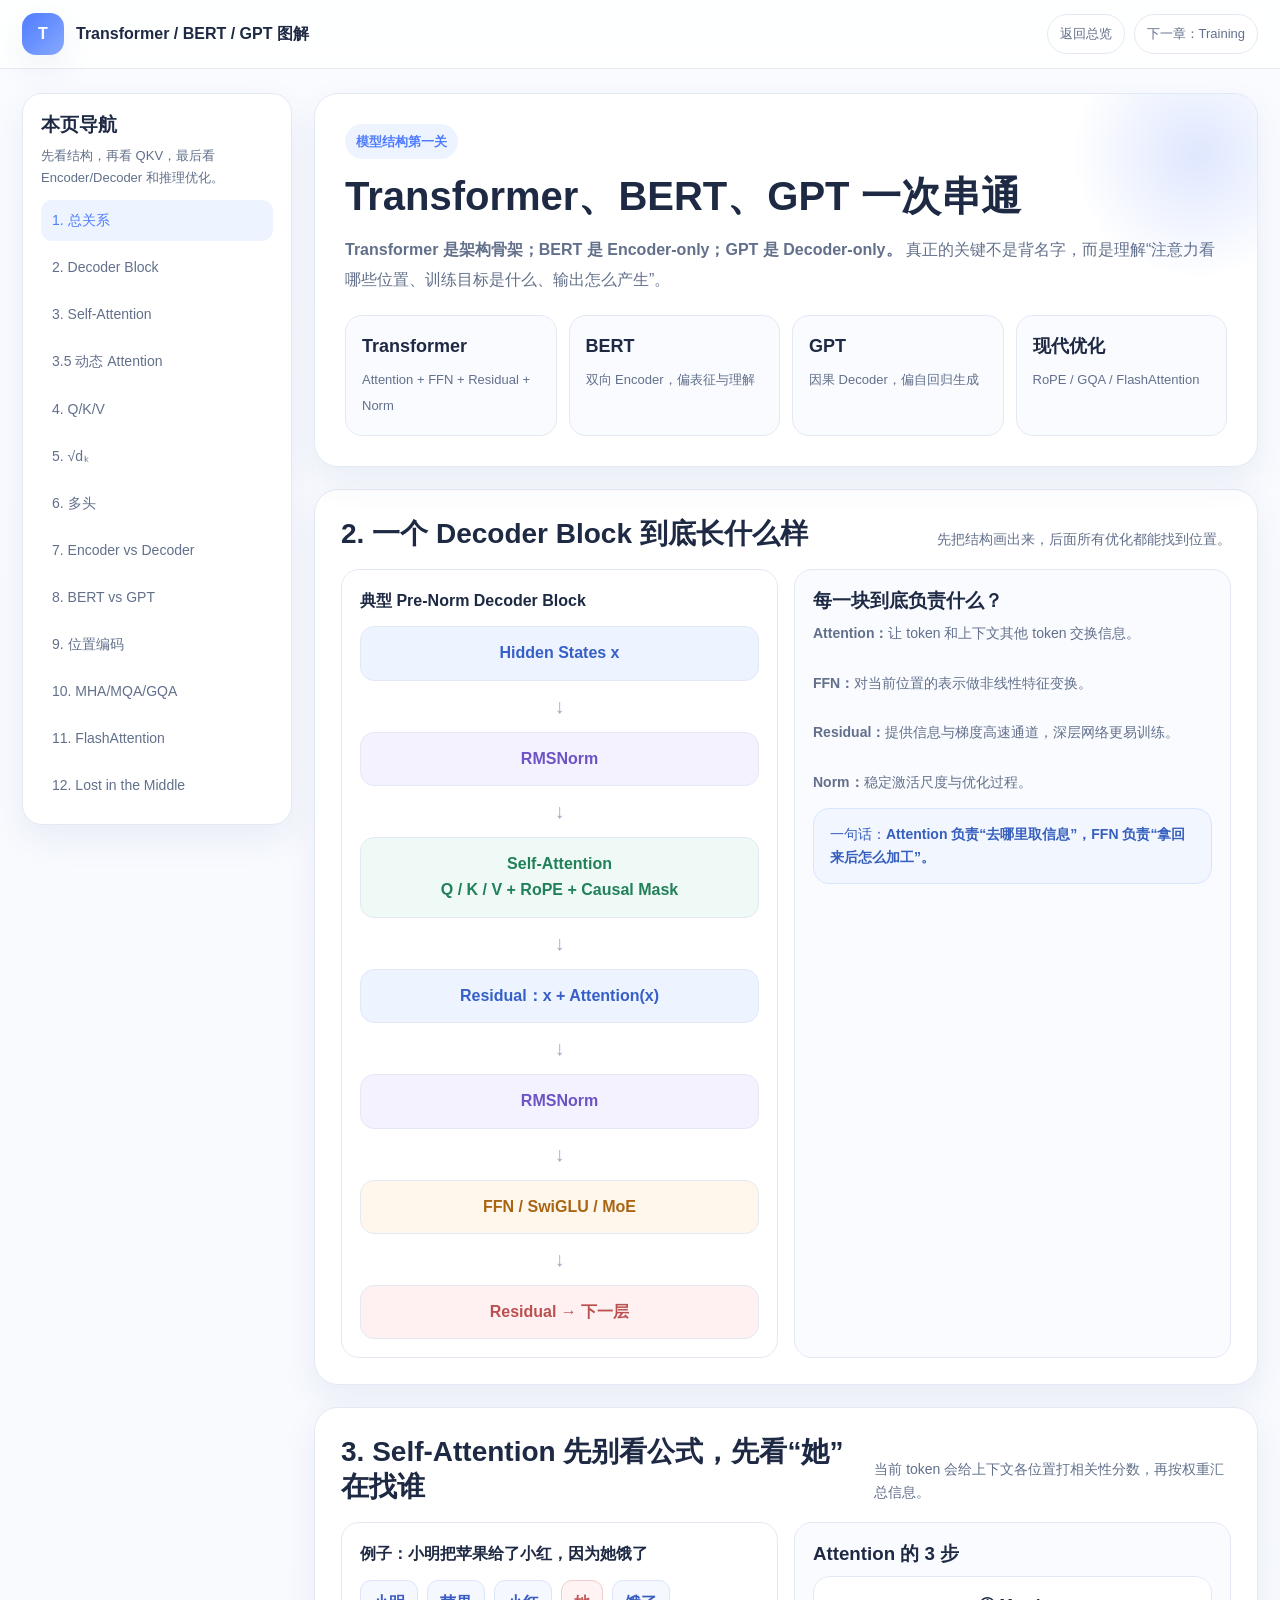
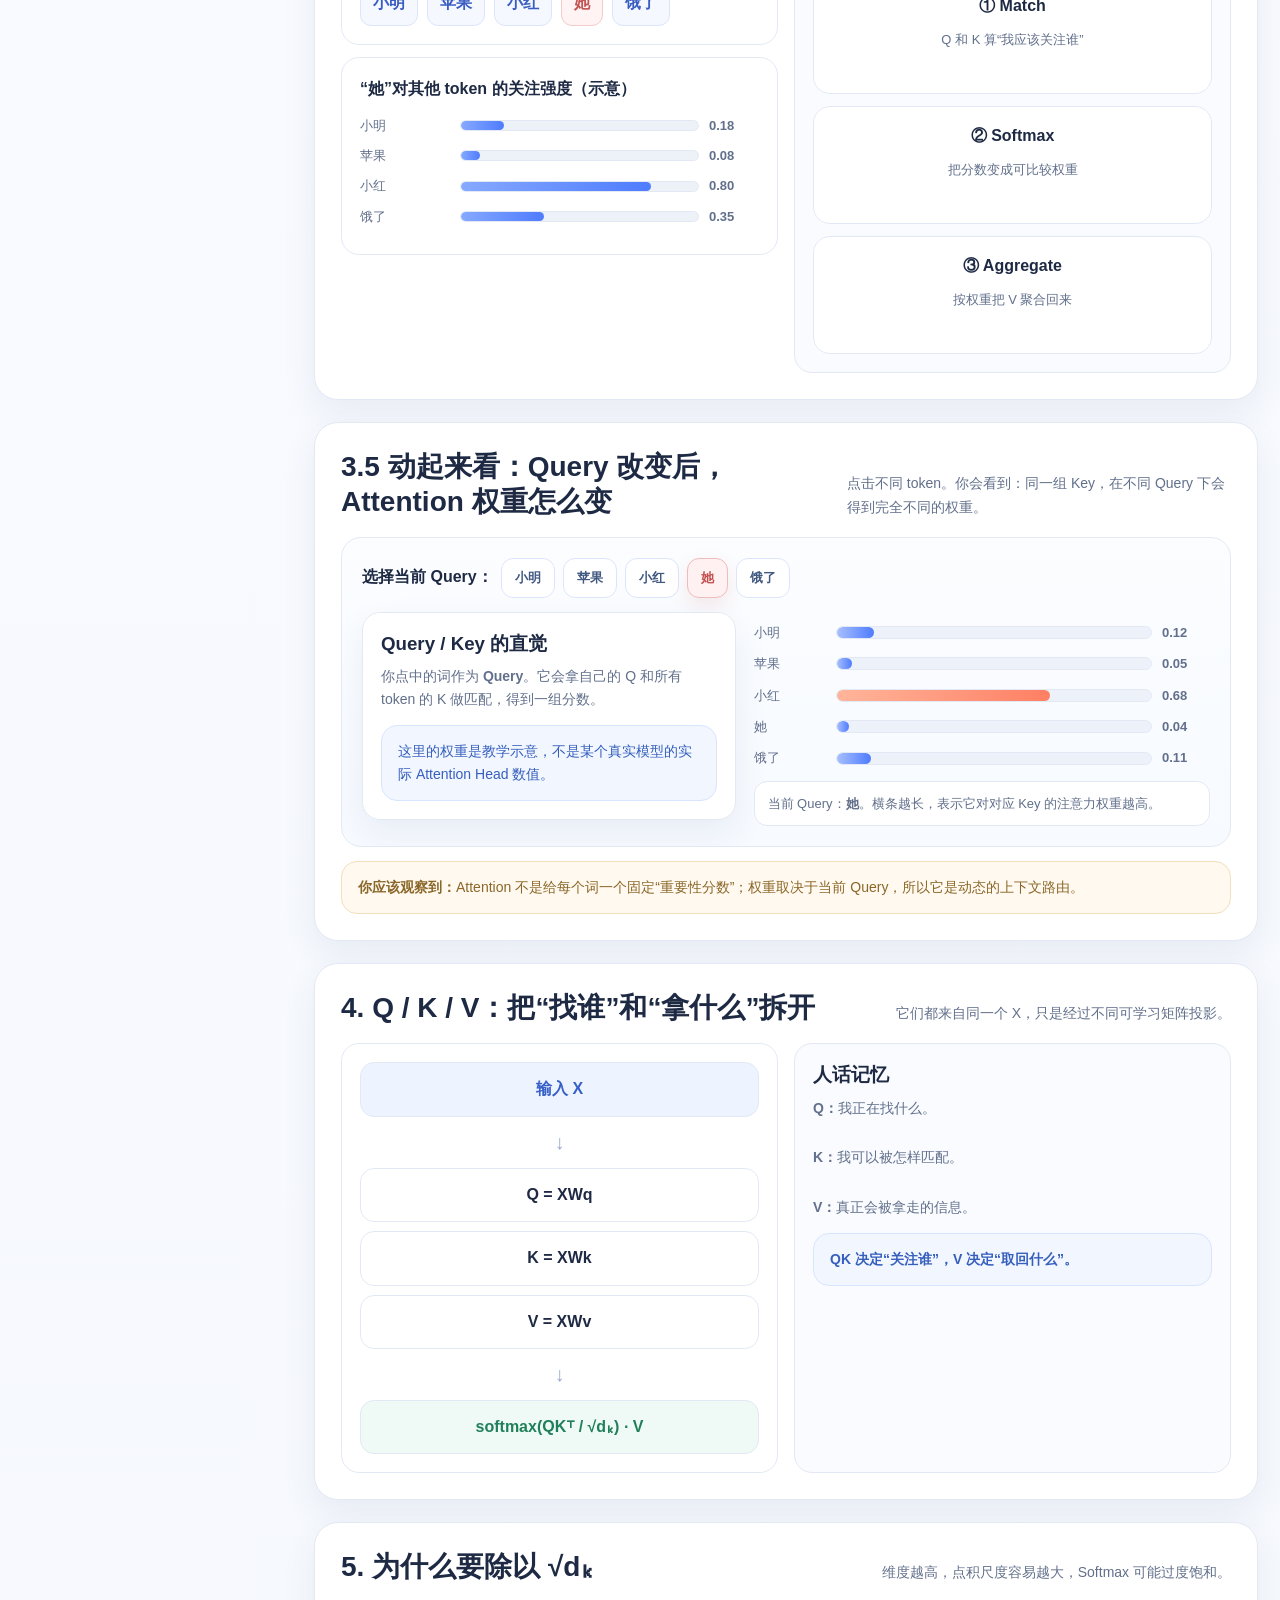
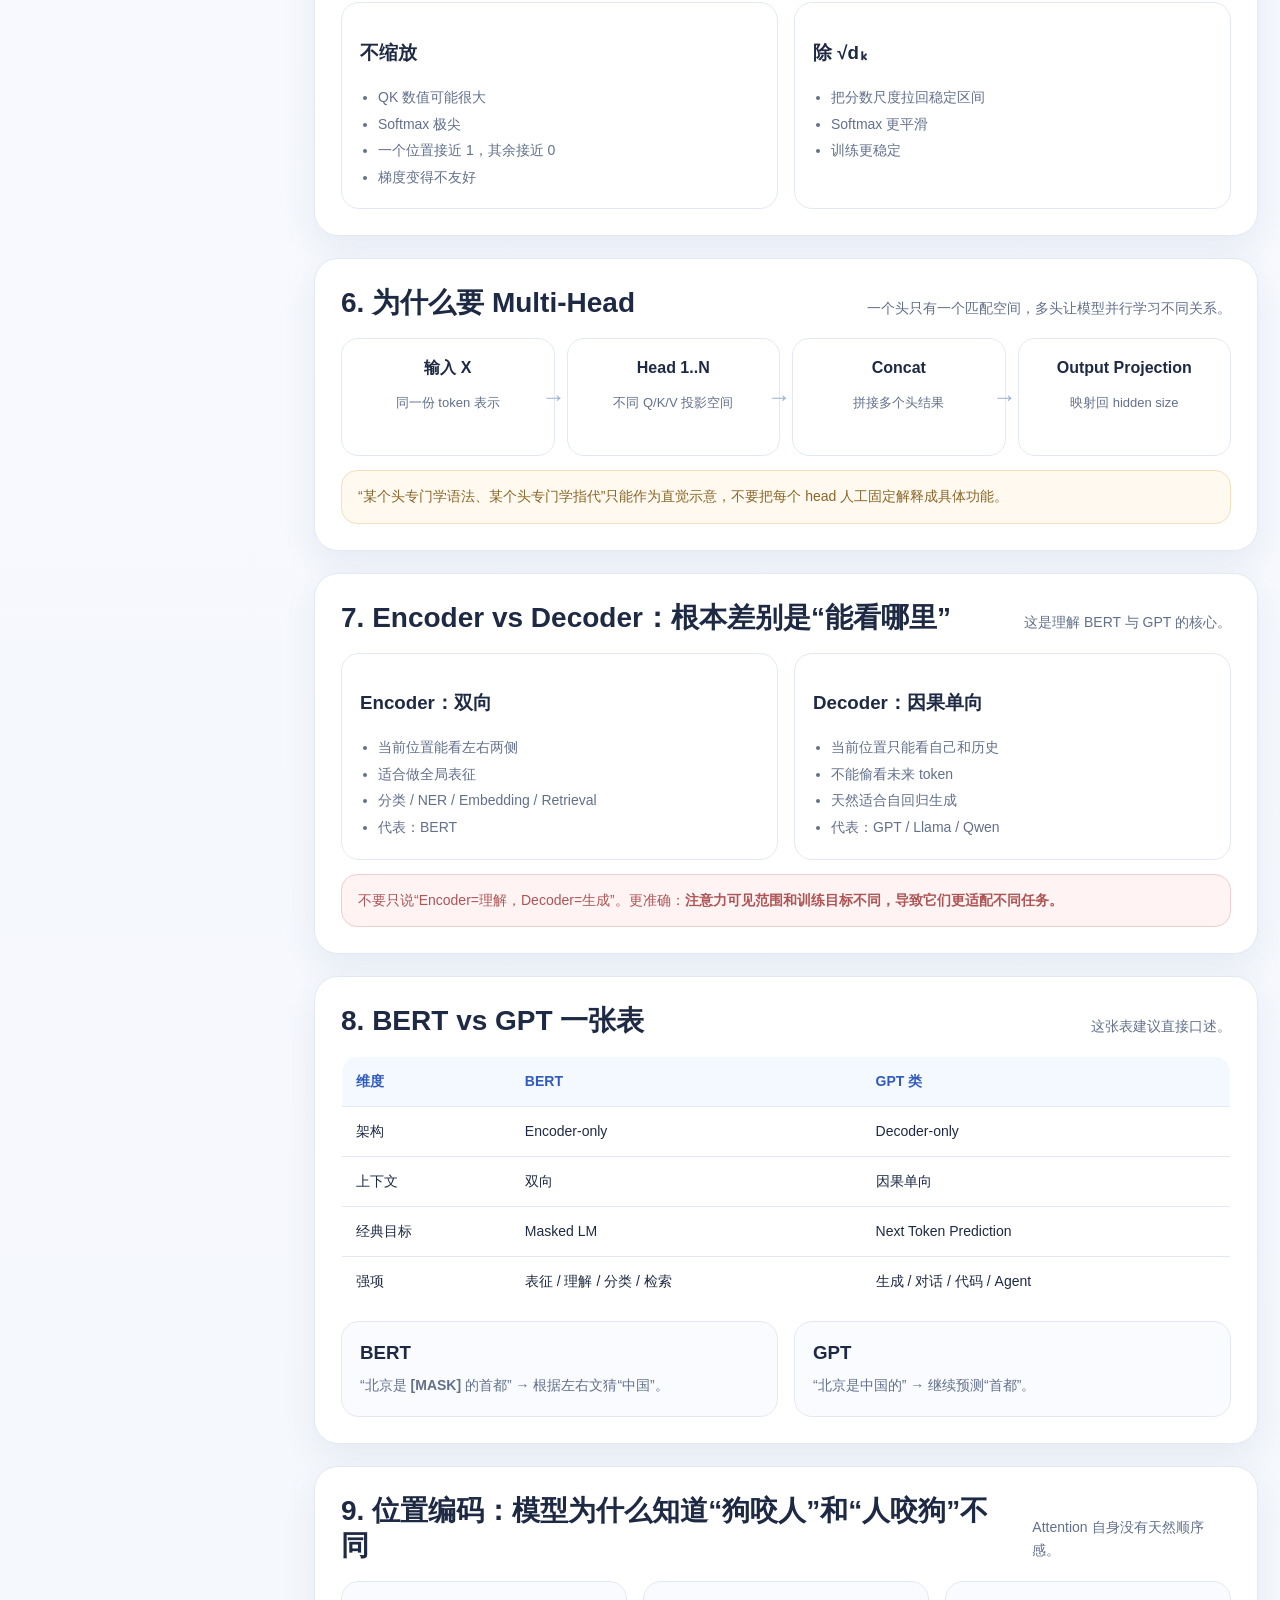
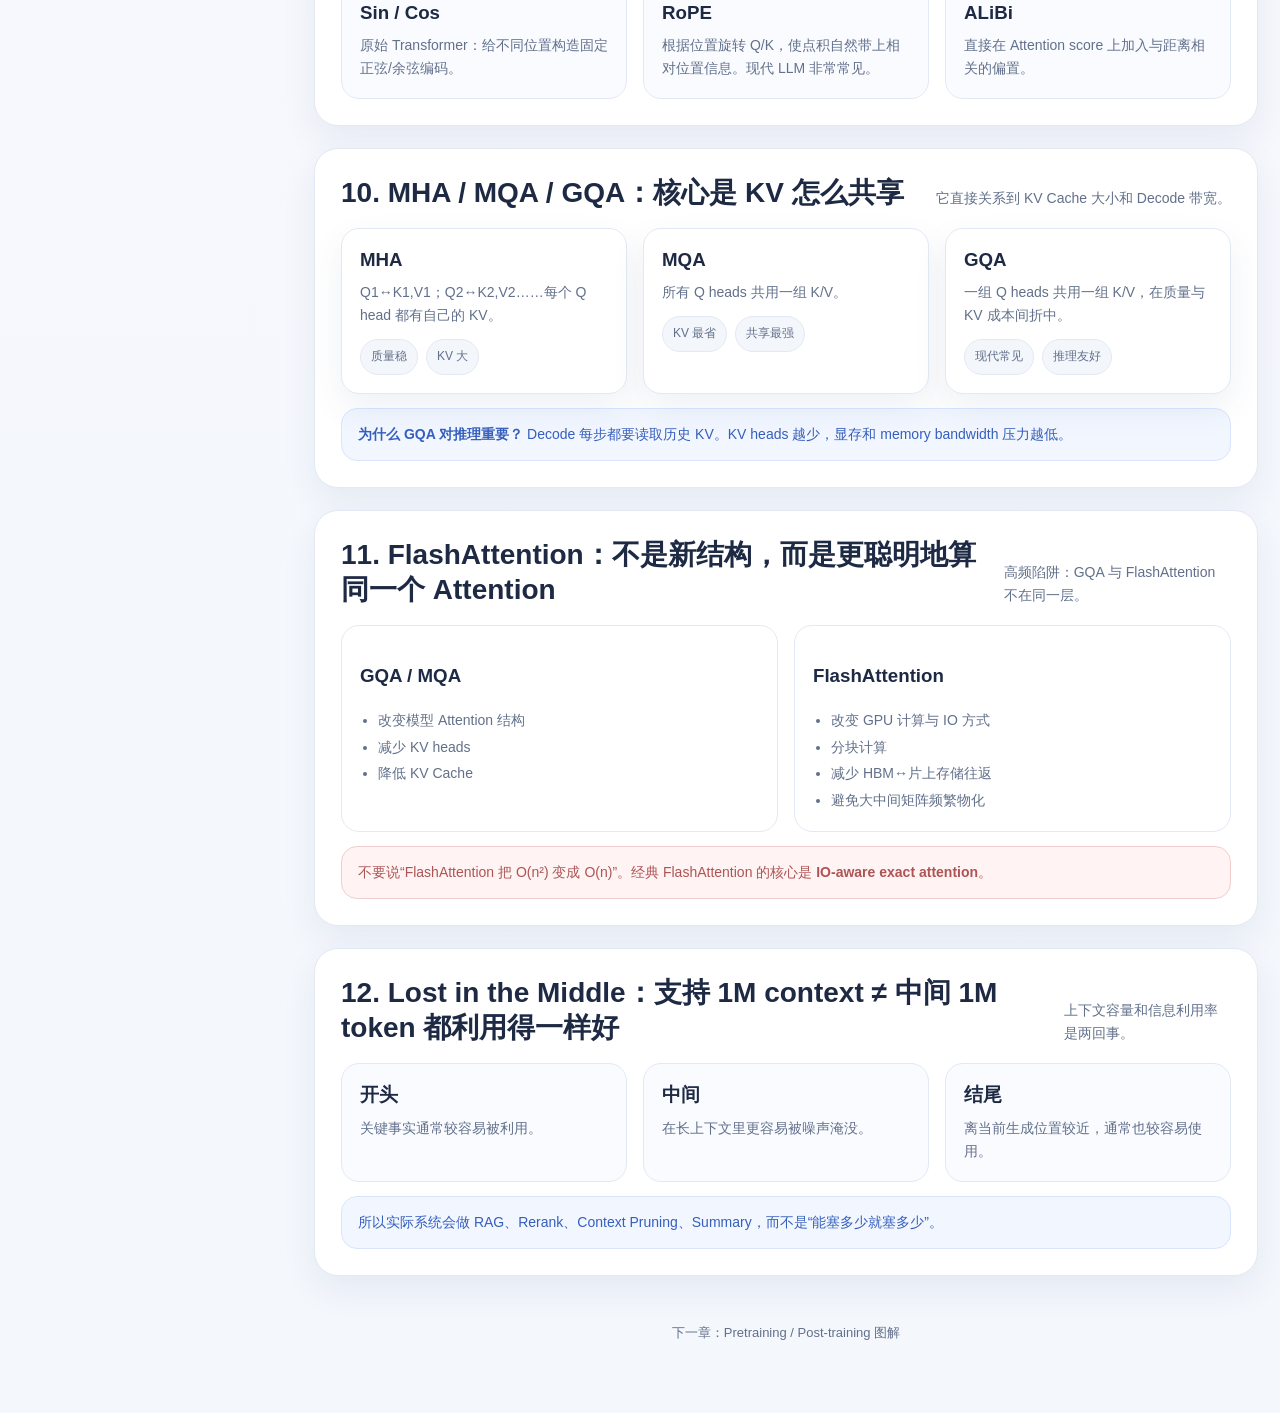
<file: llm/transformer.html>
<!DOCTYPE html>
<html lang="zh-CN">
<head><meta charset="UTF-8"><meta name="viewport" content="width=device-width,initial-scale=1">
<title>Transformer / BERT / GPT 图解</title><link rel="stylesheet" href="assets/site.css"></head>
<body>
<header class="topbar"><div class="topbar-inner">
  <div class="brand"><div class="brand-badge">T</div><div>Transformer / BERT / GPT 图解</div></div>
  <div class="toplinks"><a href="index.html">返回总览</a><a href="training.html">下一章：Training</a></div>
</div></header>
<main class="shell">
<aside class="sidebar"><h3>本页导航</h3><p>先看结构，再看 QKV，最后看 Encoder/Decoder 和推理优化。</p>
<nav class="sidenav">
<a href="#overview">1. 总关系</a><a href="#block">2. Decoder Block</a><a href="#attention">3. Self-Attention</a>
<a href="#attention-live">3.5 动态 Attention</a><a href="#qkv">4. Q/K/V</a><a href="#scale">5. √dₖ</a><a href="#heads">6. 多头</a>
<a href="#encdec">7. Encoder vs Decoder</a><a href="#bertgpt">8. BERT vs GPT</a><a href="#position">9. 位置编码</a>
<a href="#gqa">10. MHA/MQA/GQA</a><a href="#flash">11. FlashAttention</a><a href="#lost">12. Lost in the Middle</a>
</nav></aside>

<div class="content">
<section id="overview" class="hero reveal">
  <div class="eyebrow">模型结构第一关</div><h1>Transformer、BERT、GPT 一次串通</h1>
  <p class="lead"><strong>Transformer 是架构骨架；BERT 是 Encoder-only；GPT 是 Decoder-only。</strong> 真正的关键不是背名字，而是理解“注意力看哪些位置、训练目标是什么、输出怎么产生”。</p>
  <div class="kpis">
    <div class="kpi"><strong>Transformer</strong><span>Attention + FFN + Residual + Norm</span></div>
    <div class="kpi"><strong>BERT</strong><span>双向 Encoder，偏表征与理解</span></div>
    <div class="kpi"><strong>GPT</strong><span>因果 Decoder，偏自回归生成</span></div>
    <div class="kpi"><strong>现代优化</strong><span>RoPE / GQA / FlashAttention</span></div>
  </div>
</section>

<section id="block" class="panel section reveal">
  <div class="section-head"><h2>2. 一个 Decoder Block 到底长什么样</h2><p>先把结构画出来，后面所有优化都能找到位置。</p></div>
  <div class="grid2">
    <div class="diagram"><div class="diagram-title">典型 Pre-Norm Decoder Block</div>
      <div class="stack">
        <div class="block blue">Hidden States x</div><div class="down">↓</div>
        <div class="block purple">RMSNorm</div><div class="down">↓</div>
        <div class="block green">Self-Attention<br>Q / K / V + RoPE + Causal Mask</div><div class="down">↓</div>
        <div class="block blue">Residual：x + Attention(x)</div><div class="down">↓</div>
        <div class="block purple">RMSNorm</div><div class="down">↓</div>
        <div class="block orange">FFN / SwiGLU / MoE</div><div class="down">↓</div>
        <div class="block red">Residual → 下一层</div>
      </div>
    </div>
    <div class="card">
      <h3>每一块到底负责什么？</h3>
      <p><strong>Attention：</strong>让 token 和上下文其他 token 交换信息。</p><br>
      <p><strong>FFN：</strong>对当前位置的表示做非线性特征变换。</p><br>
      <p><strong>Residual：</strong>提供信息与梯度高速通道，深层网络更易训练。</p><br>
      <p><strong>Norm：</strong>稳定激活尺度与优化过程。</p>
      <div class="callout info">一句话：<strong>Attention 负责“去哪里取信息”，FFN 负责“拿回来后怎么加工”。</strong></div>
    </div>
  </div>
</section>

<section id="attention" class="panel section reveal">
  <div class="section-head"><h2>3. Self-Attention 先别看公式，先看“她”在找谁</h2><p>当前 token 会给上下文各位置打相关性分数，再按权重汇总信息。</p></div>
  <div class="grid2">
    <div>
      <div class="diagram"><div class="diagram-title">例子：小明把苹果给了小红，因为她饿了</div>
        <div class="token-row"><span class="token">小明</span><span class="token">苹果</span><span class="token">小红</span><span class="token focus">她</span><span class="token">饿了</span></div>
      </div>
      <div class="diagram" style="margin-top:12px"><div class="diagram-title">“她”对其他 token 的关注强度（示意）</div>
        <div class="bar-row"><span>小明</span><div class="bar"><i style="width:18%"></i></div><b>0.18</b></div>
        <div class="bar-row"><span>苹果</span><div class="bar"><i style="width:8%"></i></div><b>0.08</b></div>
        <div class="bar-row"><span>小红</span><div class="bar"><i style="width:80%"></i></div><b>0.80</b></div>
        <div class="bar-row"><span>饿了</span><div class="bar"><i style="width:35%"></i></div><b>0.35</b></div>
      </div>
    </div>
    <div class="card"><h3>Attention 的 3 步</h3>
      <div class="flow">
        <div class="step"><strong>① Match</strong><span>Q 和 K 算“我应该关注谁”</span></div>
        <div class="step"><strong>② Softmax</strong><span>把分数变成可比较权重</span></div>
        <div class="step"><strong>③ Aggregate</strong><span>按权重把 V 聚合回来</span></div>
      </div>
    </div>
  </div>
</section>


<section id="attention-live" class="panel section reveal">
  <div class="section-head"><h2>3.5 动起来看：Query 改变后，Attention 权重怎么变</h2><p>点击不同 token。你会看到：同一组 Key，在不同 Query 下会得到完全不同的权重。</p></div>
  <div class="visual-demo" data-attention-demo>
    <div class="demo-toolbar">
      <strong>选择当前 Query：</strong>
      <button class="att-token" data-att-token data-weights="0.52,0.09,0.21,0.06,0.12">小明</button>
      <button class="att-token" data-att-token data-weights="0.12,0.58,0.08,0.04,0.18">苹果</button>
      <button class="att-token" data-att-token data-weights="0.18,0.07,0.55,0.06,0.14">小红</button>
      <button class="att-token active" data-att-token data-weights="0.12,0.05,0.68,0.04,0.11">她</button>
      <button class="att-token" data-att-token data-weights="0.08,0.15,0.24,0.09,0.44">饿了</button>
    </div>
    <div class="attention-demo-grid">
      <div class="card white">
        <h3>Query / Key 的直觉</h3>
        <p>你点中的词作为 <strong>Query</strong>。它会拿自己的 Q 和所有 token 的 K 做匹配，得到一组分数。</p>
        <div class="callout info">这里的权重是教学示意，不是某个真实模型的实际 Attention Head 数值。</div>
      </div>
      <div>
        <div class="att-score" data-att-row><span>小明</span><div class="track"><div class="fill"></div></div><b data-value>0</b></div>
        <div class="att-score" data-att-row><span>苹果</span><div class="track"><div class="fill"></div></div><b data-value>0</b></div>
        <div class="att-score" data-att-row><span>小红</span><div class="track"><div class="fill"></div></div><b data-value>0</b></div>
        <div class="att-score" data-att-row><span>她</span><div class="track"><div class="fill"></div></div><b data-value>0</b></div>
        <div class="att-score" data-att-row><span>饿了</span><div class="track"><div class="fill"></div></div><b data-value>0</b></div>
        <div class="att-caption" data-att-caption></div>
      </div>
    </div>
  </div>
  <div class="callout warn"><strong>你应该观察到：</strong>Attention 不是给每个词一个固定“重要性分数”；权重取决于当前 Query，所以它是动态的上下文路由。</div>
</section>

<section id="qkv" class="panel section reveal">
  <div class="section-head"><h2>4. Q / K / V：把“找谁”和“拿什么”拆开</h2><p>它们都来自同一个 X，只是经过不同可学习矩阵投影。</p></div>
  <div class="grid2">
    <div class="diagram"><div class="stack">
      <div class="block blue">输入 X</div><div class="down">↓</div>
      <div class="block">Q = XWq</div><div class="block">K = XWk</div><div class="block">V = XWv</div>
      <div class="down">↓</div><div class="block green">softmax(QKᵀ / √dₖ) · V</div>
    </div></div>
    <div class="card"><h3>人话记忆</h3>
      <p><strong>Q：</strong>我正在找什么。</p><br><p><strong>K：</strong>我可以被怎样匹配。</p><br><p><strong>V：</strong>真正会被拿走的信息。</p>
      <div class="callout info"><strong>QK 决定“关注谁”，V 决定“取回什么”。</strong></div>
    </div>
  </div>
</section>

<section id="scale" class="panel section reveal">
  <div class="section-head"><h2>5. 为什么要除以 √dₖ</h2><p>维度越高，点积尺度容易越大，Softmax 可能过度饱和。</p></div>
  <div class="compare">
    <div class="side"><h3>不缩放</h3><ul><li>QK 数值可能很大</li><li>Softmax 极尖</li><li>一个位置接近 1，其余接近 0</li><li>梯度变得不友好</li></ul></div>
    <div class="side"><h3>除 √dₖ</h3><ul><li>把分数尺度拉回稳定区间</li><li>Softmax 更平滑</li><li>训练更稳定</li></ul></div>
  </div>
</section>

<section id="heads" class="panel section reveal">
  <div class="section-head"><h2>6. 为什么要 Multi-Head</h2><p>一个头只有一个匹配空间，多头让模型并行学习不同关系。</p></div>
  <div class="flow horizontal" style="--cols:4">
    <div class="step"><strong>输入 X</strong><span>同一份 token 表示</span></div>
    <div class="step"><strong>Head 1..N</strong><span>不同 Q/K/V 投影空间</span></div>
    <div class="step"><strong>Concat</strong><span>拼接多个头结果</span></div>
    <div class="step"><strong>Output Projection</strong><span>映射回 hidden size</span></div>
  </div>
  <div class="callout warn">“某个头专门学语法、某个头专门学指代”只能作为直觉示意，不要把每个 head 人工固定解释成具体功能。</div>
</section>

<section id="encdec" class="panel section reveal">
  <div class="section-head"><h2>7. Encoder vs Decoder：根本差别是“能看哪里”</h2><p>这是理解 BERT 与 GPT 的核心。</p></div>
  <div class="compare">
    <div class="side"><h3>Encoder：双向</h3><ul><li>当前位置能看左右两侧</li><li>适合做全局表征</li><li>分类 / NER / Embedding / Retrieval</li><li>代表：BERT</li></ul></div>
    <div class="side"><h3>Decoder：因果单向</h3><ul><li>当前位置只能看自己和历史</li><li>不能偷看未来 token</li><li>天然适合自回归生成</li><li>代表：GPT / Llama / Qwen</li></ul></div>
  </div>
  <div class="callout bad">不要只说“Encoder=理解，Decoder=生成”。更准确：<strong>注意力可见范围和训练目标不同，导致它们更适配不同任务。</strong></div>
</section>

<section id="bertgpt" class="panel section reveal">
  <div class="section-head"><h2>8. BERT vs GPT 一张表</h2><p>这张表建议直接口述。</p></div>
  <table><thead><tr><th>维度</th><th>BERT</th><th>GPT 类</th></tr></thead>
  <tbody><tr><td>架构</td><td>Encoder-only</td><td>Decoder-only</td></tr>
  <tr><td>上下文</td><td>双向</td><td>因果单向</td></tr>
  <tr><td>经典目标</td><td>Masked LM</td><td>Next Token Prediction</td></tr>
  <tr><td>强项</td><td>表征 / 理解 / 分类 / 检索</td><td>生成 / 对话 / 代码 / Agent</td></tr></tbody></table>
  <div class="grid2" style="margin-top:14px">
    <div class="card"><h3>BERT</h3><p>“北京是 <strong>[MASK]</strong> 的首都” → 根据左右文猜“中国”。</p></div>
    <div class="card"><h3>GPT</h3><p>“北京是中国的” → 继续预测“首都”。</p></div>
  </div>
</section>

<section id="position" class="panel section reveal">
  <div class="section-head"><h2>9. 位置编码：模型为什么知道“狗咬人”和“人咬狗”不同</h2><p>Attention 自身没有天然顺序感。</p></div>
  <div class="grid3">
    <div class="card"><h3>Sin / Cos</h3><p>原始 Transformer：给不同位置构造固定正弦/余弦编码。</p></div>
    <div class="card"><h3>RoPE</h3><p>根据位置旋转 Q/K，使点积自然带上相对位置信息。现代 LLM 非常常见。</p></div>
    <div class="card"><h3>ALiBi</h3><p>直接在 Attention score 上加入与距离相关的偏置。</p></div>
  </div>
</section>

<section id="gqa" class="panel section reveal">
  <div class="section-head"><h2>10. MHA / MQA / GQA：核心是 KV 怎么共享</h2><p>它直接关系到 KV Cache 大小和 Decode 带宽。</p></div>
  <div class="grid3">
    <div class="card white"><h3>MHA</h3><p>Q1↔K1,V1；Q2↔K2,V2……每个 Q head 都有自己的 KV。</p><div class="pills"><span class="pill">质量稳</span><span class="pill">KV 大</span></div></div>
    <div class="card white"><h3>MQA</h3><p>所有 Q heads 共用一组 K/V。</p><div class="pills"><span class="pill">KV 最省</span><span class="pill">共享最强</span></div></div>
    <div class="card white"><h3>GQA</h3><p>一组 Q heads 共用一组 K/V，在质量与 KV 成本间折中。</p><div class="pills"><span class="pill">现代常见</span><span class="pill">推理友好</span></div></div>
  </div>
  <div class="callout info"><strong>为什么 GQA 对推理重要？</strong> Decode 每步都要读取历史 KV。KV heads 越少，显存和 memory bandwidth 压力越低。</div>
</section>

<section id="flash" class="panel section reveal">
  <div class="section-head"><h2>11. FlashAttention：不是新结构，而是更聪明地算同一个 Attention</h2><p>高频陷阱：GQA 与 FlashAttention 不在同一层。</p></div>
  <div class="compare">
    <div class="side"><h3>GQA / MQA</h3><ul><li>改变模型 Attention 结构</li><li>减少 KV heads</li><li>降低 KV Cache</li></ul></div>
    <div class="side"><h3>FlashAttention</h3><ul><li>改变 GPU 计算与 IO 方式</li><li>分块计算</li><li>减少 HBM↔片上存储往返</li><li>避免大中间矩阵频繁物化</li></ul></div>
  </div>
  <div class="callout bad">不要说“FlashAttention 把 O(n²) 变成 O(n)”。经典 FlashAttention 的核心是 <strong>IO-aware exact attention</strong>。</div>
</section>

<section id="lost" class="panel section reveal">
  <div class="section-head"><h2>12. Lost in the Middle：支持 1M context ≠ 中间 1M token 都利用得一样好</h2><p>上下文容量和信息利用率是两回事。</p></div>
  <div class="grid3">
    <div class="card"><h3>开头</h3><p>关键事实通常较容易被利用。</p></div>
    <div class="card"><h3>中间</h3><p>在长上下文里更容易被噪声淹没。</p></div>
    <div class="card"><h3>结尾</h3><p>离当前生成位置较近，通常也较容易使用。</p></div>
  </div>
  <div class="callout info">所以实际系统会做 RAG、Rerank、Context Pruning、Summary，而不是“能塞多少就塞多少”。</div>
</section>

<footer>下一章：Pretraining / Post-training 图解</footer>
</div>
</main>
<script src="assets/site.js"></script>
</body></html>
</file>
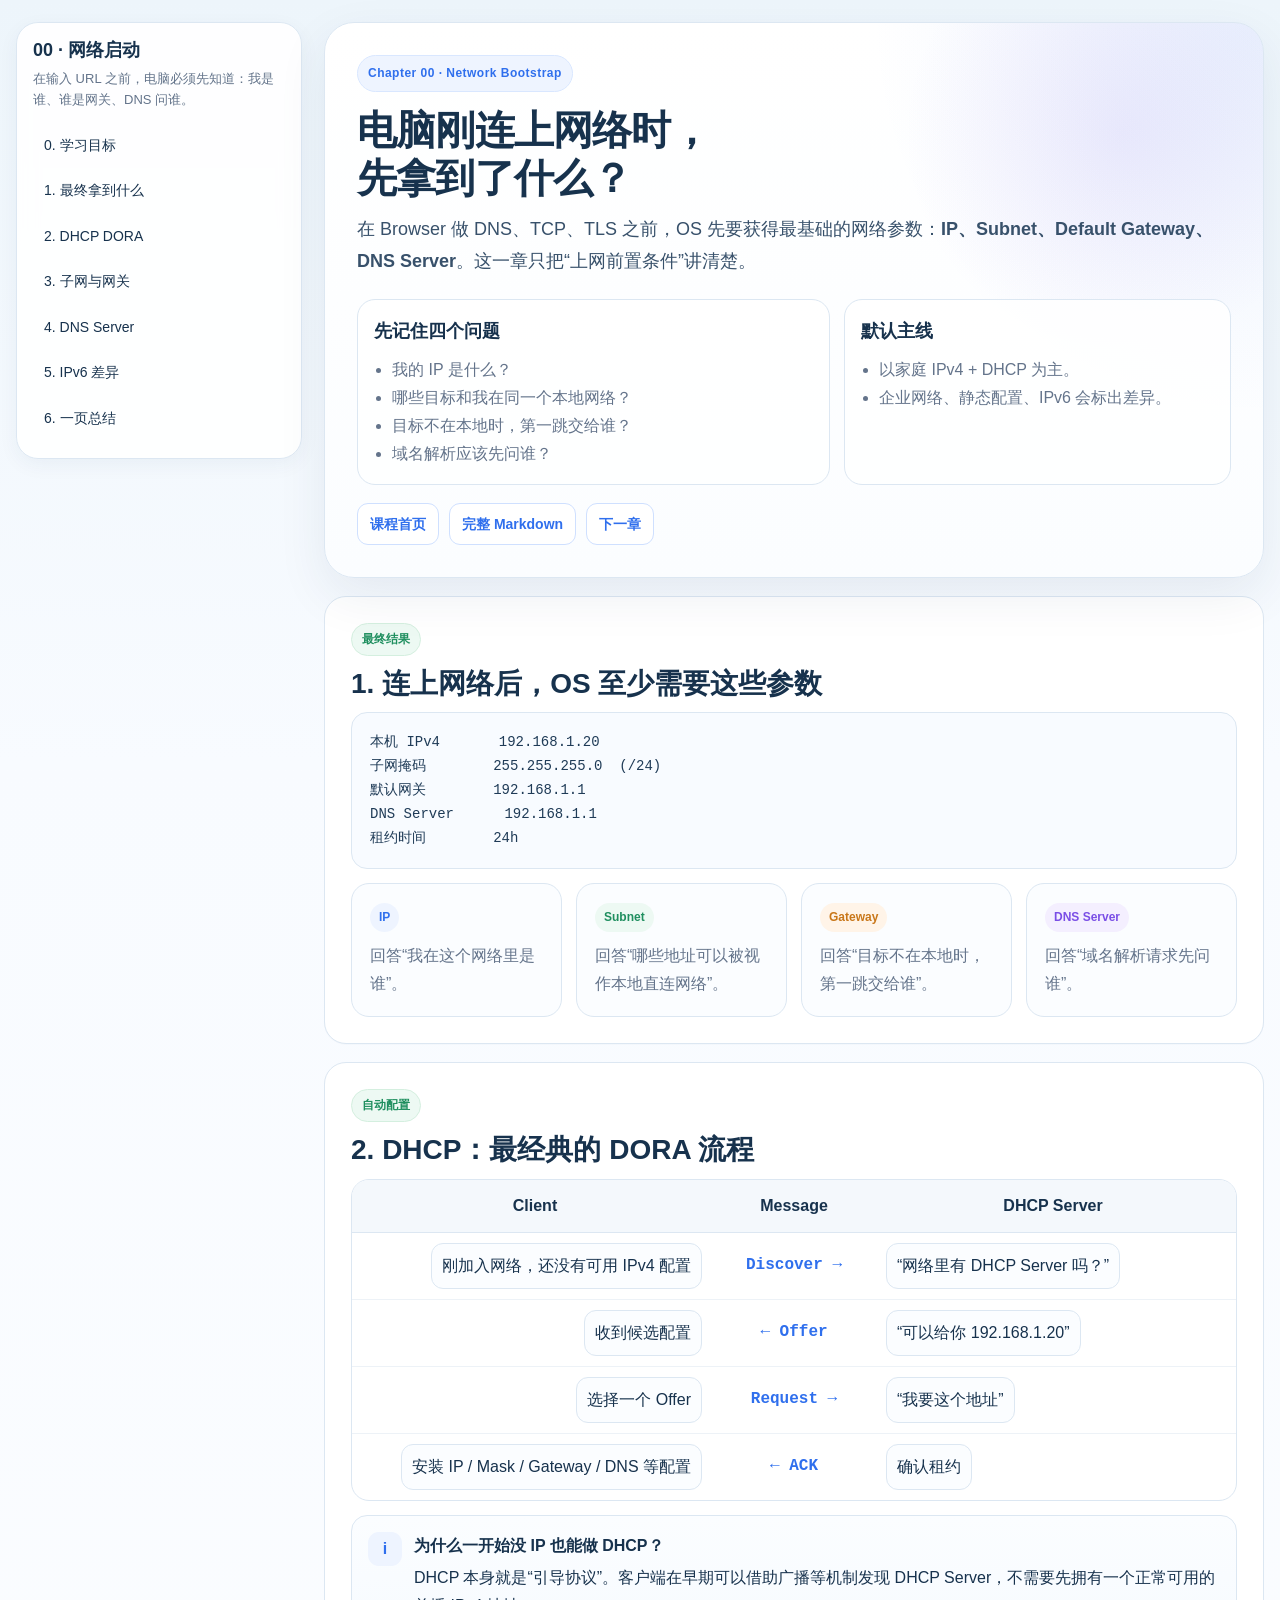
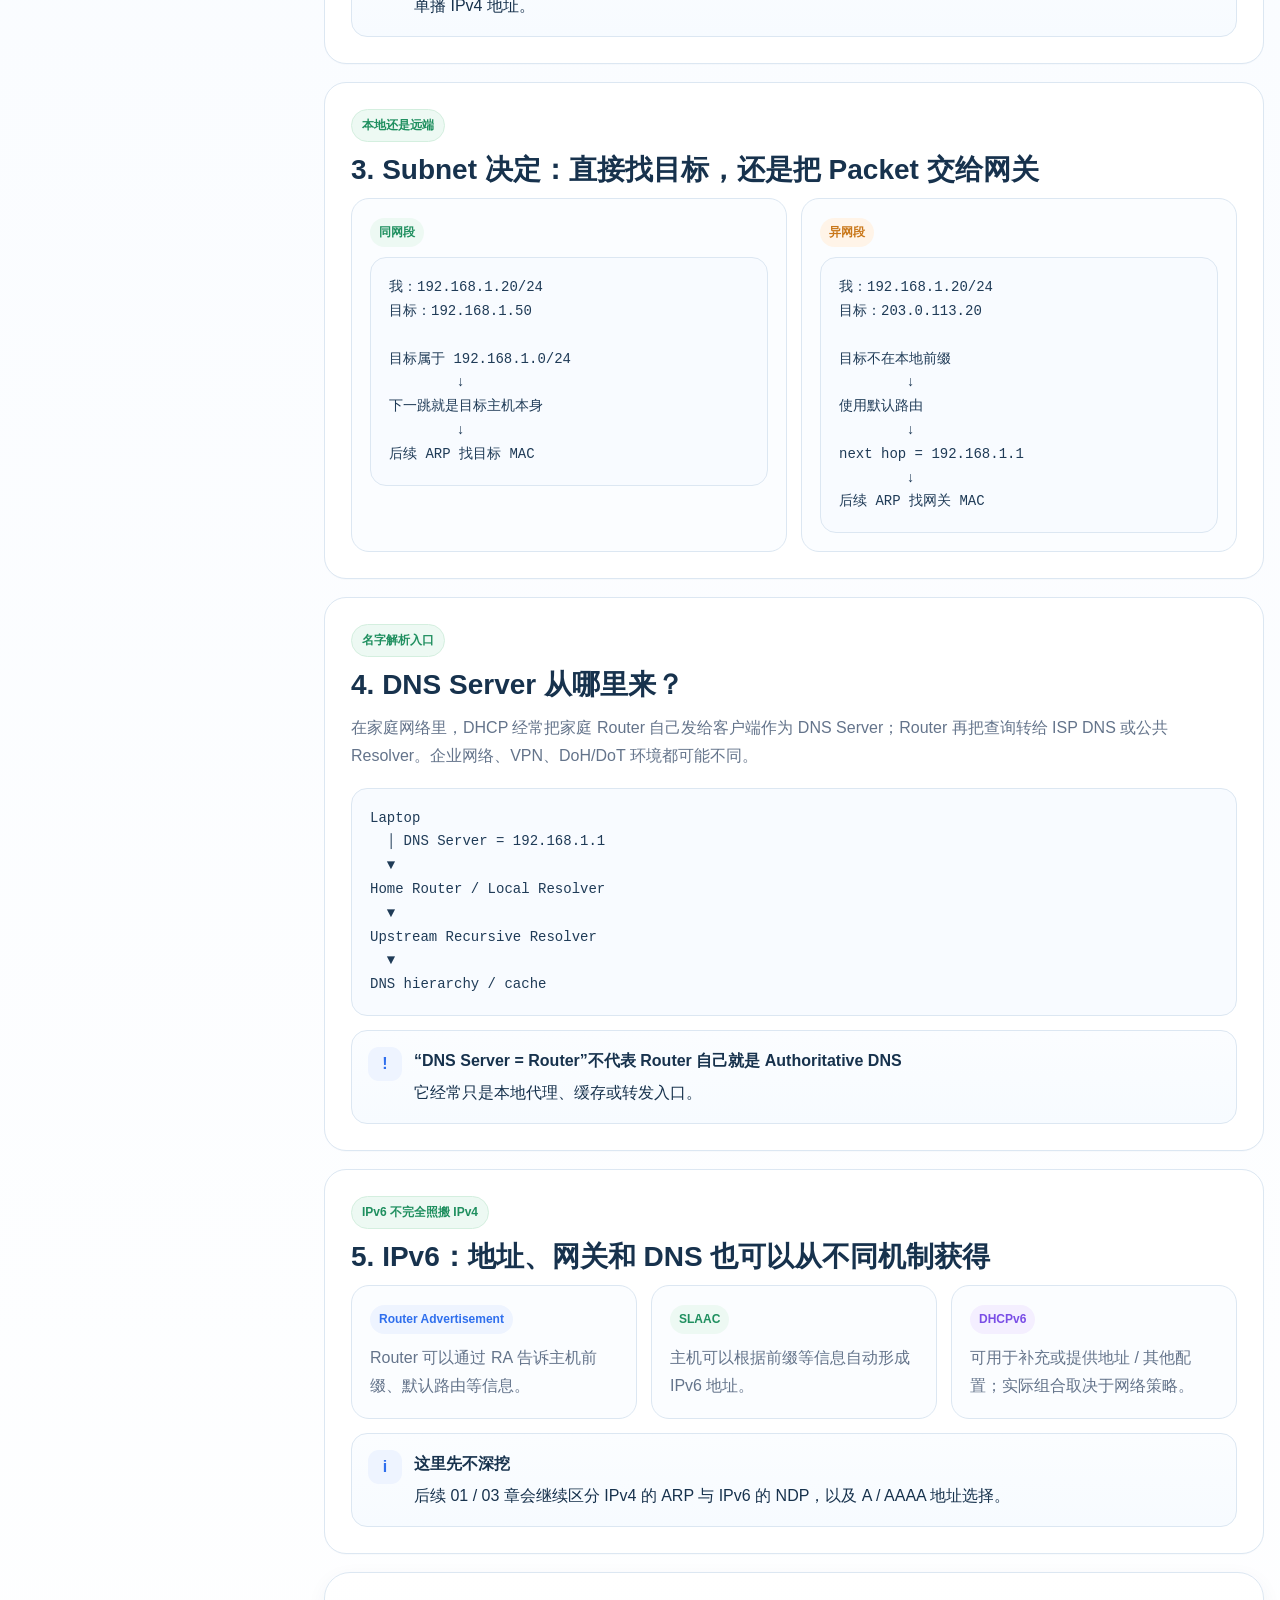
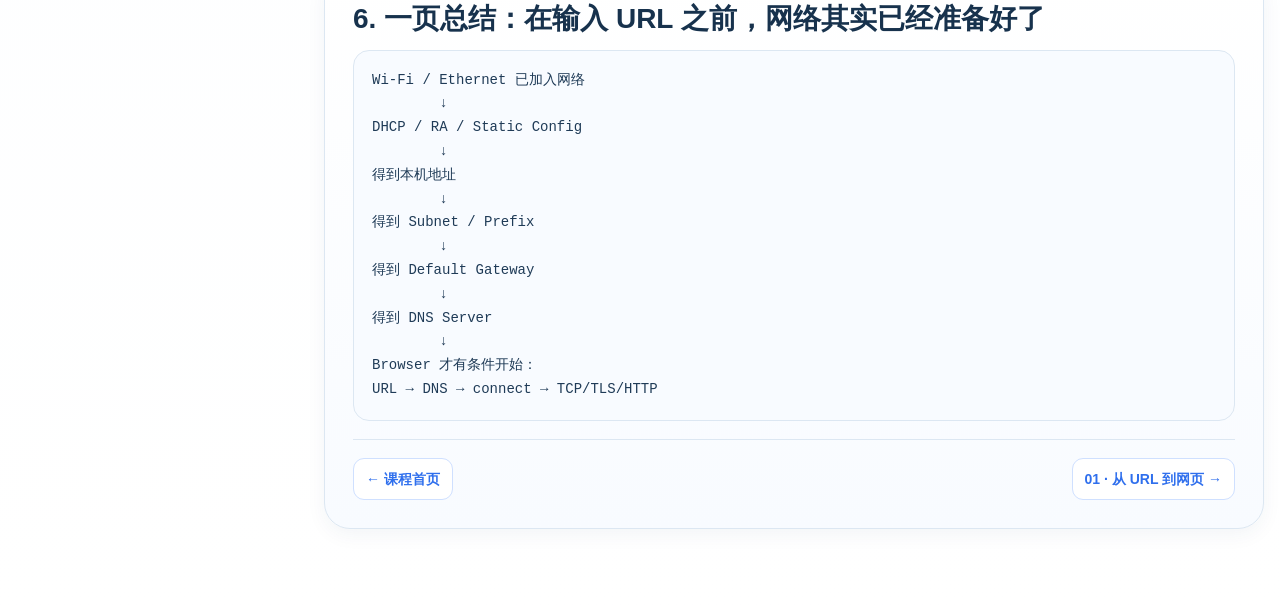
<file: network/00-network-bootstrap.html>
<!doctype html>
<html lang="zh-CN">
<head>
  <meta charset="utf-8">
  <meta name="viewport" content="width=device-width,initial-scale=1">
  <title>00｜电脑刚连上网络时，先拿到了什么？</title>
  <link rel="stylesheet" href="./assets/course.css">
</head>
<body>
<div class="page">
  <aside class="toc">
    <h2>00 · 网络启动</h2>
    <p>在输入 URL 之前，电脑必须先知道：我是谁、谁是网关、DNS 问谁。</p>
    <a href="#hero">0. 学习目标</a>
    <a href="#config">1. 最终拿到什么</a>
    <a href="#dhcp">2. DHCP DORA</a>
    <a href="#subnet">3. 子网与网关</a>
    <a href="#dns">4. DNS Server</a>
    <a href="#ipv6">5. IPv6 差异</a>
    <a href="#summary">6. 一页总结</a>
  </aside>

  <main class="content">
    <section class="hero" id="hero">
      <span class="badge">Chapter 00 · Network Bootstrap</span>
      <h1>电脑刚连上网络时，<br>先拿到了什么？</h1>
      <p class="lead">在 Browser 做 DNS、TCP、TLS 之前，OS 先要获得最基础的网络参数：<b>IP、Subnet、Default Gateway、DNS Server</b>。这一章只把“上网前置条件”讲清楚。</p>
      <div class="hero-grid">
        <div class="mini-card">
          <h3>先记住四个问题</h3>
          <ul>
            <li>我的 IP 是什么？</li>
            <li>哪些目标和我在同一个本地网络？</li>
            <li>目标不在本地时，第一跳交给谁？</li>
            <li>域名解析应该先问谁？</li>
          </ul>
        </div>
        <div class="mini-card">
          <h3>默认主线</h3>
          <ul>
            <li>以家庭 IPv4 + DHCP 为主。</li>
            <li>企业网络、静态配置、IPv6 会标出差异。</li>
          </ul>
        </div>
      </div>
      <div class="top-links"><a href="./index.html">课程首页</a><a href="./00-network-bootstrap.md">完整 Markdown</a><a href="./01-url-to-webpage.html">下一章</a></div>
    </section>

    <section class="section" id="config">
      <span class="eyebrow">最终结果</span>
      <h2>1. 连上网络后，OS 至少需要这些参数</h2>
      <div class="diagram">本机 IPv4       192.168.1.20
子网掩码        255.255.255.0  (/24)
默认网关        192.168.1.1
DNS Server      192.168.1.1
租约时间        24h</div>
      <div class="grid-4" style="margin-top:14px">
        <div class="grid-card"><span class="tag blue">IP</span><p>回答“我在这个网络里是谁”。</p></div>
        <div class="grid-card"><span class="tag green">Subnet</span><p>回答“哪些地址可以被视作本地直连网络”。</p></div>
        <div class="grid-card"><span class="tag orange">Gateway</span><p>回答“目标不在本地时，第一跳交给谁”。</p></div>
        <div class="grid-card"><span class="tag purple">DNS Server</span><p>回答“域名解析请求先问谁”。</p></div>
      </div>
    </section>

    <section class="section" id="dhcp">
      <span class="eyebrow">自动配置</span>
      <h2>2. DHCP：最经典的 DORA 流程</h2>
      <div class="sequence">
        <div class="seq-head"><div>Client</div><div>Message</div><div>DHCP Server</div></div>
        <div class="seq-row">
          <div class="seq-side left"><div class="seq-msg">刚加入网络，还没有可用 IPv4 配置</div></div>
          <div class="seq-arrow">Discover →</div>
          <div class="seq-side right"><div class="seq-msg">“网络里有 DHCP Server 吗？”</div></div>
        </div>
        <div class="seq-row">
          <div class="seq-side left"><div class="seq-msg">收到候选配置</div></div>
          <div class="seq-arrow">← Offer</div>
          <div class="seq-side right"><div class="seq-msg">“可以给你 192.168.1.20”</div></div>
        </div>
        <div class="seq-row">
          <div class="seq-side left"><div class="seq-msg">选择一个 Offer</div></div>
          <div class="seq-arrow">Request →</div>
          <div class="seq-side right"><div class="seq-msg">“我要这个地址”</div></div>
        </div>
        <div class="seq-row">
          <div class="seq-side left"><div class="seq-msg">安装 IP / Mask / Gateway / DNS 等配置</div></div>
          <div class="seq-arrow">← ACK</div>
          <div class="seq-side right"><div class="seq-msg">确认租约</div></div>
        </div>
      </div>
      <div class="callout"><div class="icon">i</div><div><strong>为什么一开始没 IP 也能做 DHCP？</strong><div>DHCP 本身就是“引导协议”。客户端在早期可以借助广播等机制发现 DHCP Server，不需要先拥有一个正常可用的单播 IPv4 地址。</div></div></div>
    </section>

    <section class="section" id="subnet">
      <span class="eyebrow">本地还是远端</span>
      <h2>3. Subnet 决定：直接找目标，还是把 Packet 交给网关</h2>
      <div class="grid-2">
        <div class="grid-card">
          <span class="tag green">同网段</span>
          <div class="diagram">我：192.168.1.20/24
目标：192.168.1.50

目标属于 192.168.1.0/24
        ↓
下一跳就是目标主机本身
        ↓
后续 ARP 找目标 MAC</div>
        </div>
        <div class="grid-card">
          <span class="tag orange">异网段</span>
          <div class="diagram">我：192.168.1.20/24
目标：203.0.113.20

目标不在本地前缀
        ↓
使用默认路由
        ↓
next hop = 192.168.1.1
        ↓
后续 ARP 找网关 MAC</div>
        </div>
      </div>
    </section>

    <section class="section" id="dns">
      <span class="eyebrow">名字解析入口</span>
      <h2>4. DNS Server 从哪里来？</h2>
      <p class="intro">在家庭网络里，DHCP 经常把家庭 Router 自己发给客户端作为 DNS Server；Router 再把查询转给 ISP DNS 或公共 Resolver。企业网络、VPN、DoH/DoT 环境都可能不同。</p>
      <div class="diagram">Laptop
  │ DNS Server = 192.168.1.1
  ▼
Home Router / Local Resolver
  ▼
Upstream Recursive Resolver
  ▼
DNS hierarchy / cache</div>
      <div class="callout"><div class="icon">!</div><div><strong>“DNS Server = Router”不代表 Router 自己就是 Authoritative DNS</strong><div>它经常只是本地代理、缓存或转发入口。</div></div></div>
    </section>

    <section class="section" id="ipv6">
      <span class="eyebrow">IPv6 不完全照搬 IPv4</span>
      <h2>5. IPv6：地址、网关和 DNS 也可以从不同机制获得</h2>
      <div class="grid-3">
        <div class="grid-card"><span class="tag blue">Router Advertisement</span><p>Router 可以通过 RA 告诉主机前缀、默认路由等信息。</p></div>
        <div class="grid-card"><span class="tag green">SLAAC</span><p>主机可以根据前缀等信息自动形成 IPv6 地址。</p></div>
        <div class="grid-card"><span class="tag purple">DHCPv6</span><p>可用于补充或提供地址 / 其他配置；实际组合取决于网络策略。</p></div>
      </div>
      <div class="callout"><div class="icon">i</div><div><strong>这里先不深挖</strong><div>后续 01 / 03 章会继续区分 IPv4 的 ARP 与 IPv6 的 NDP，以及 A / AAAA 地址选择。</div></div></div>
    </section>

    <section class="summary" id="summary">
      <h2>6. 一页总结：在输入 URL 之前，网络其实已经准备好了</h2>
      <div class="diagram">Wi-Fi / Ethernet 已加入网络
        ↓
DHCP / RA / Static Config
        ↓
得到本机地址
        ↓
得到 Subnet / Prefix
        ↓
得到 Default Gateway
        ↓
得到 DNS Server
        ↓
Browser 才有条件开始：
URL → DNS → connect → TCP/TLS/HTTP</div>
      <div class="chapter-nav"><a href="./index.html">← 课程首页</a><a href="./01-url-to-webpage.html">01 · 从 URL 到网页 →</a></div>
    </section>
  </main>
</div>
</body>
</html>
</file>
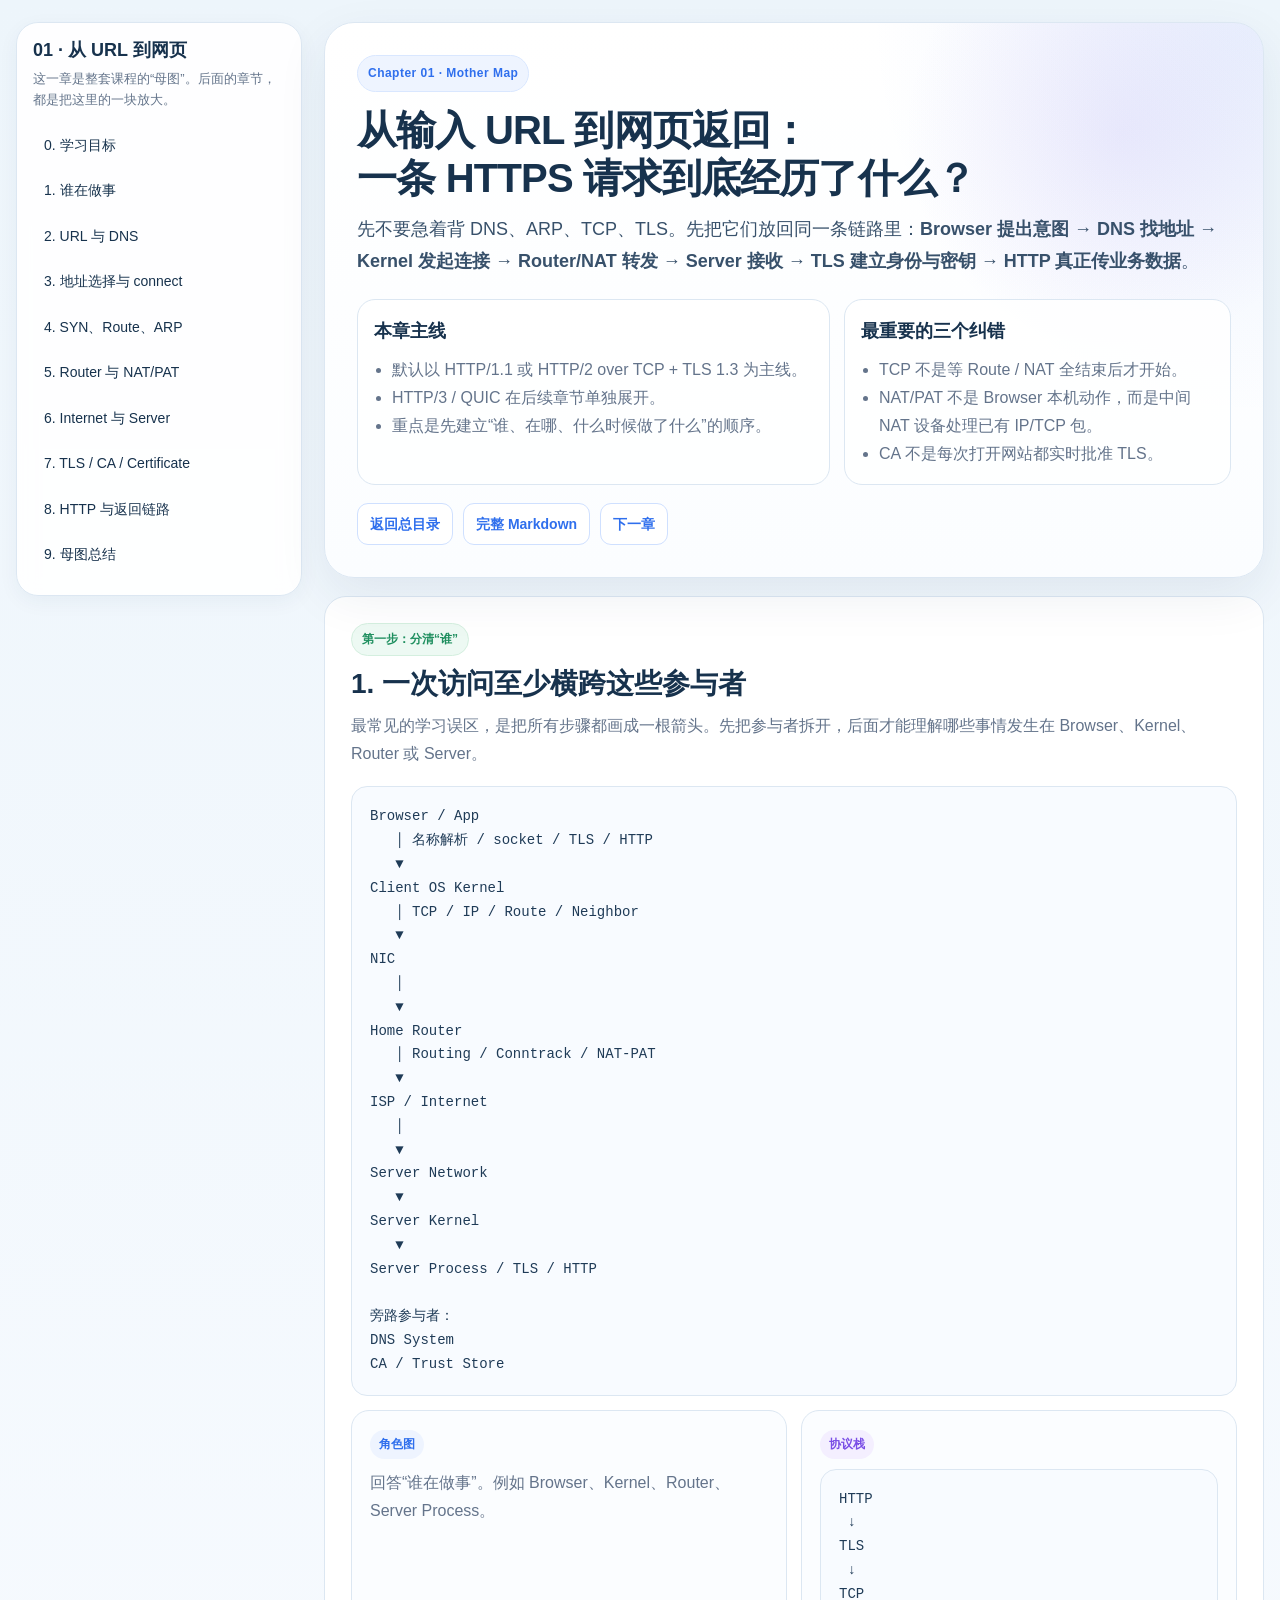
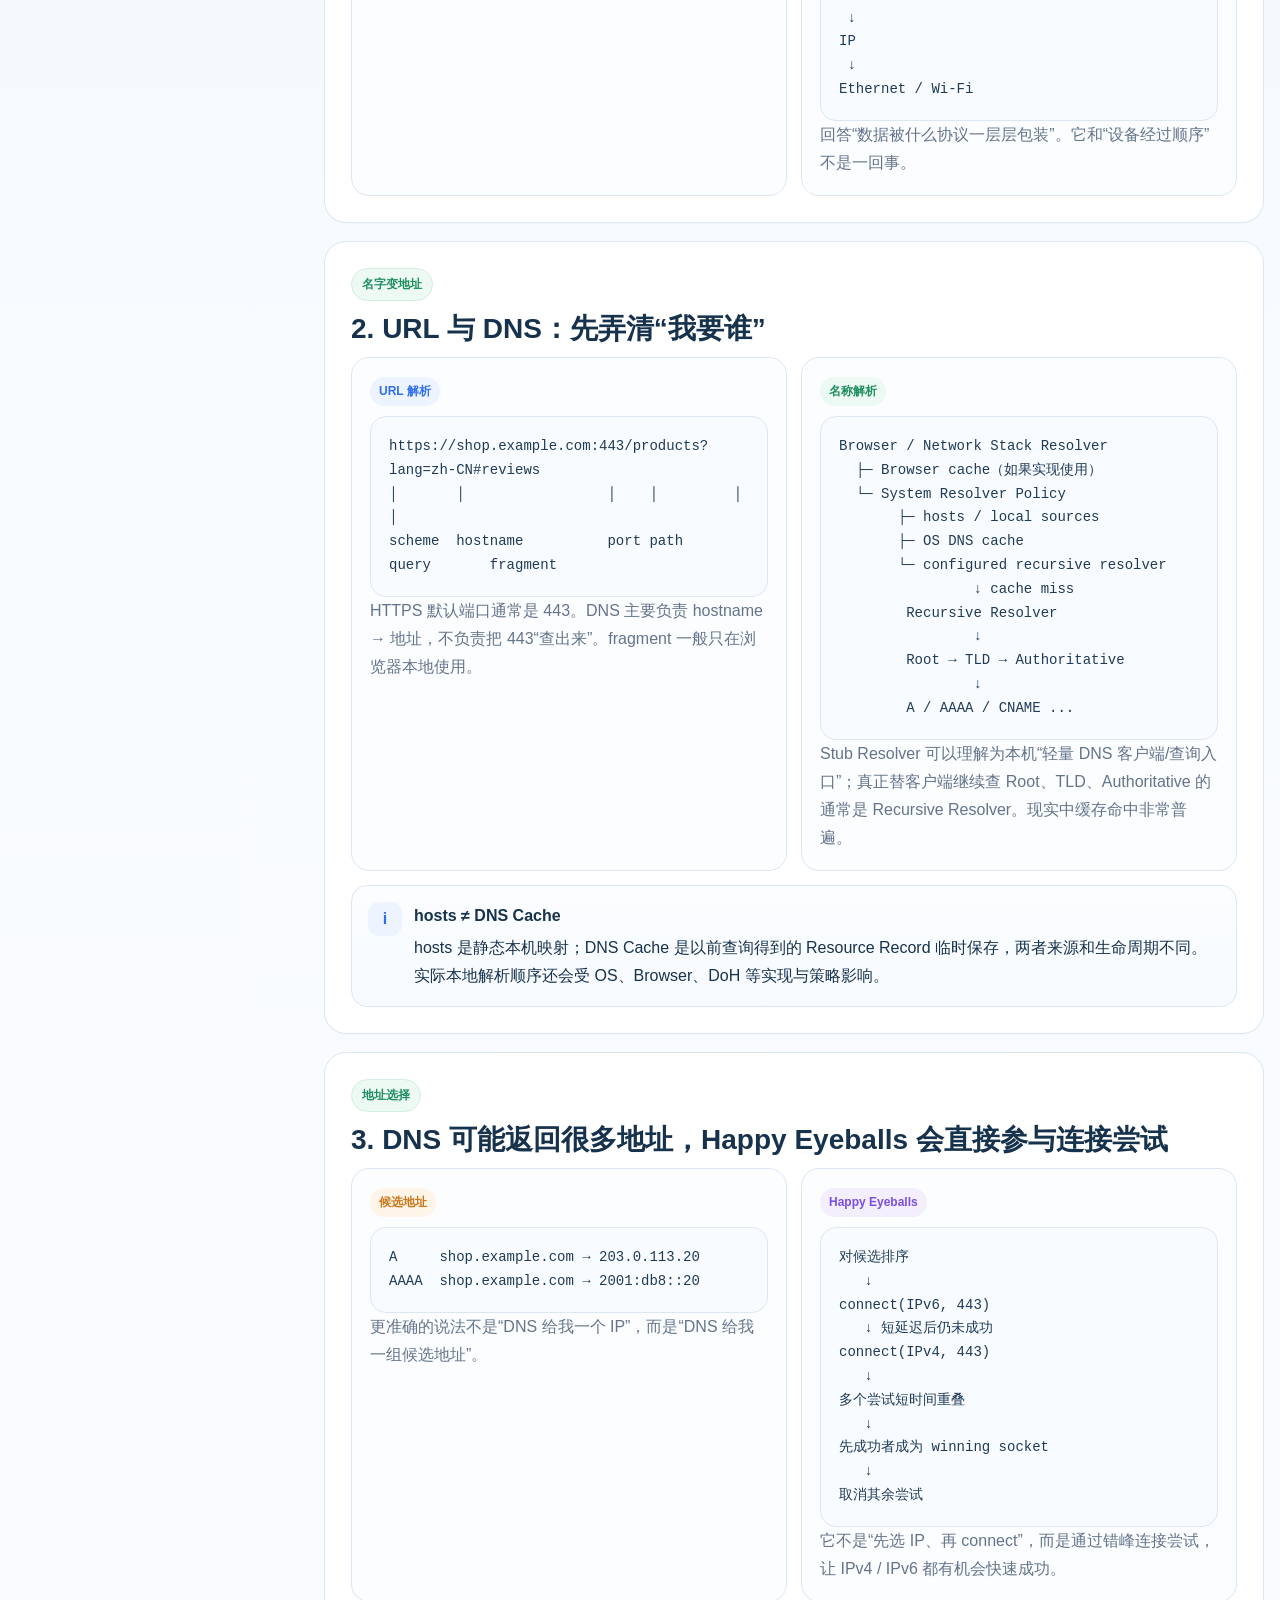
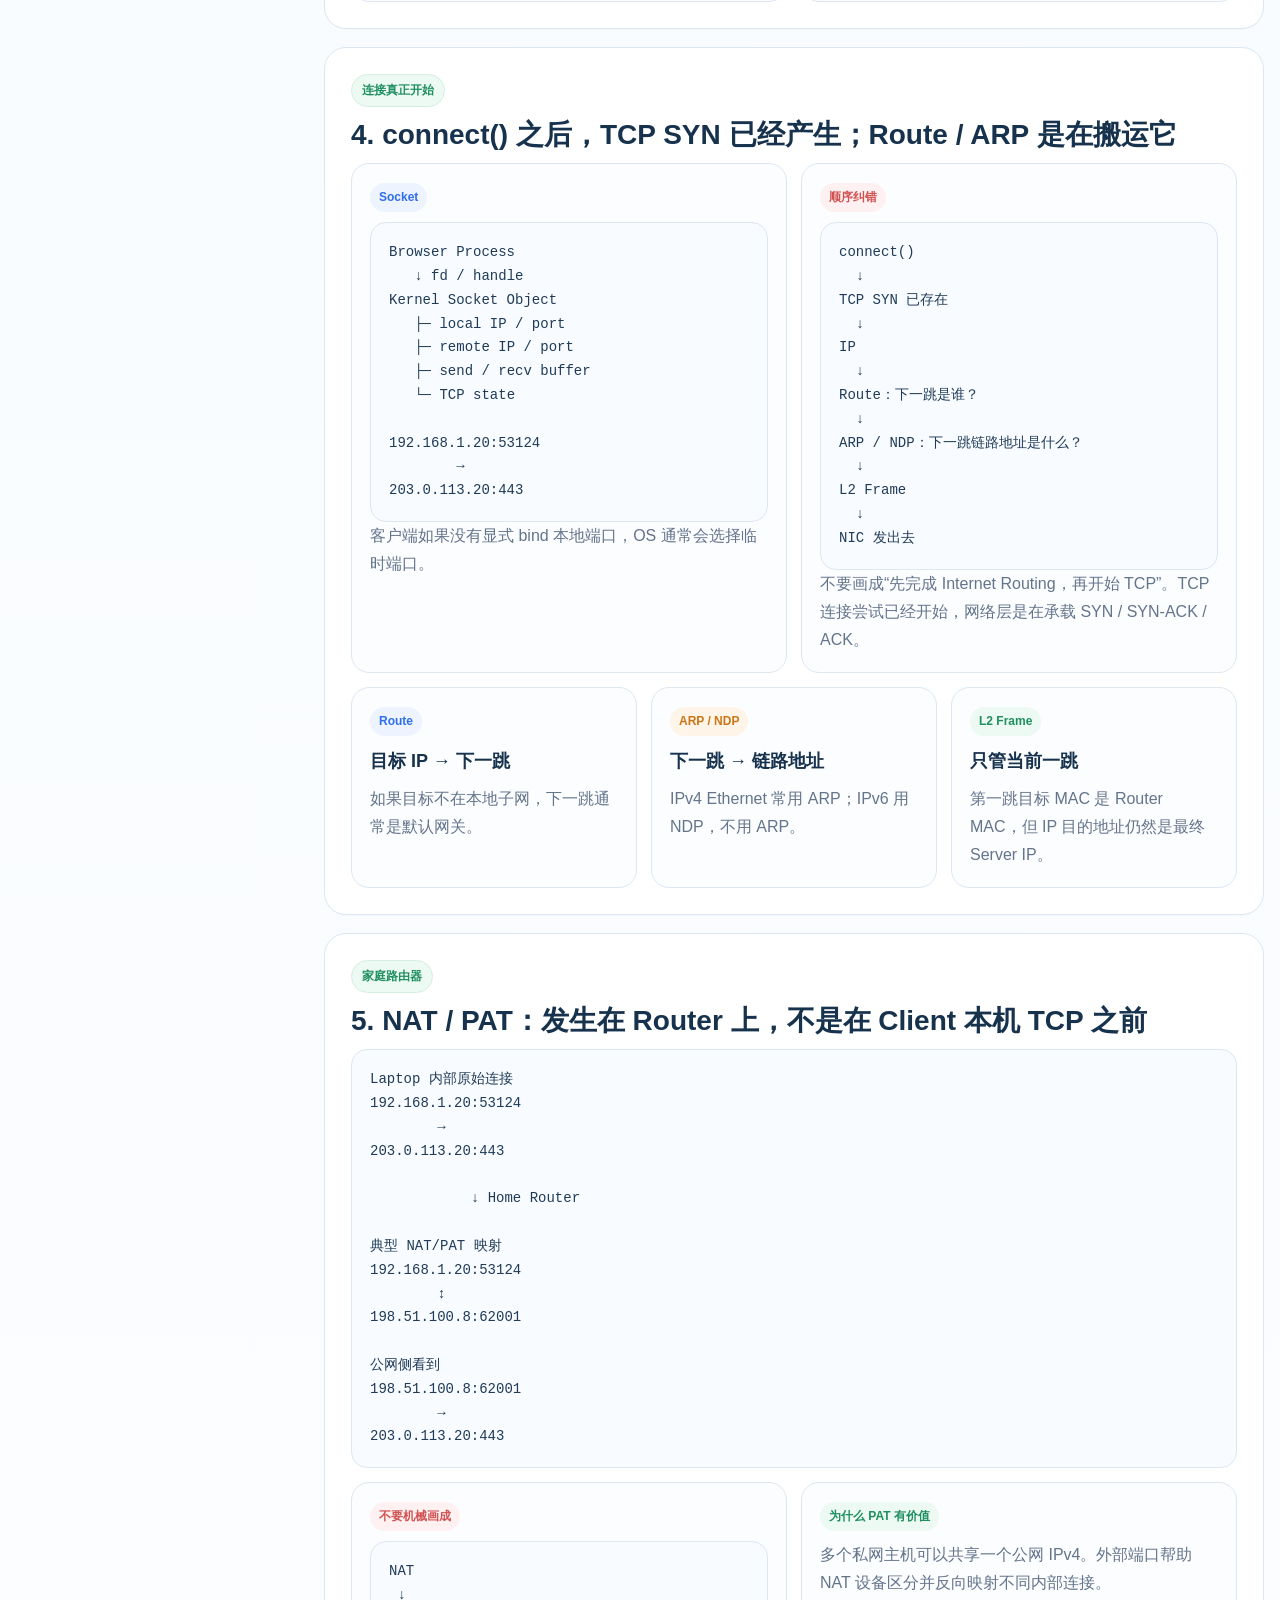
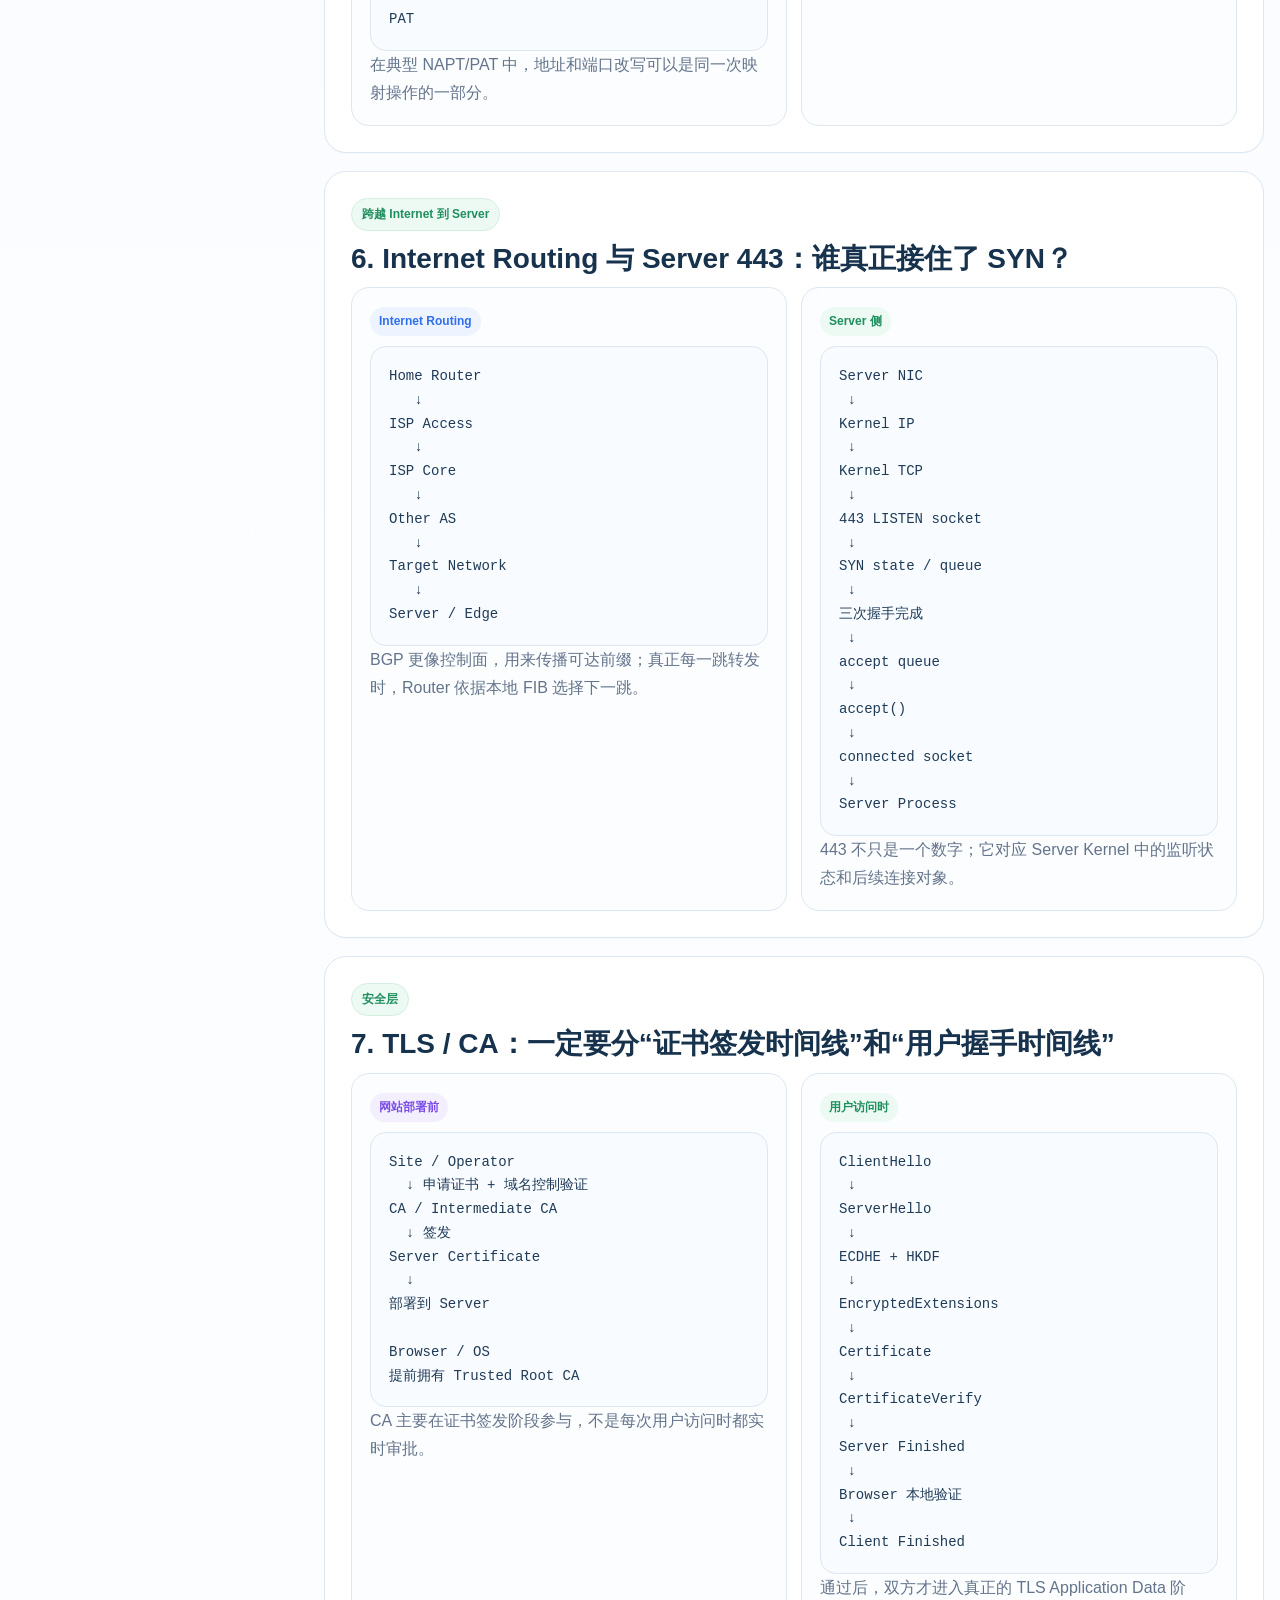
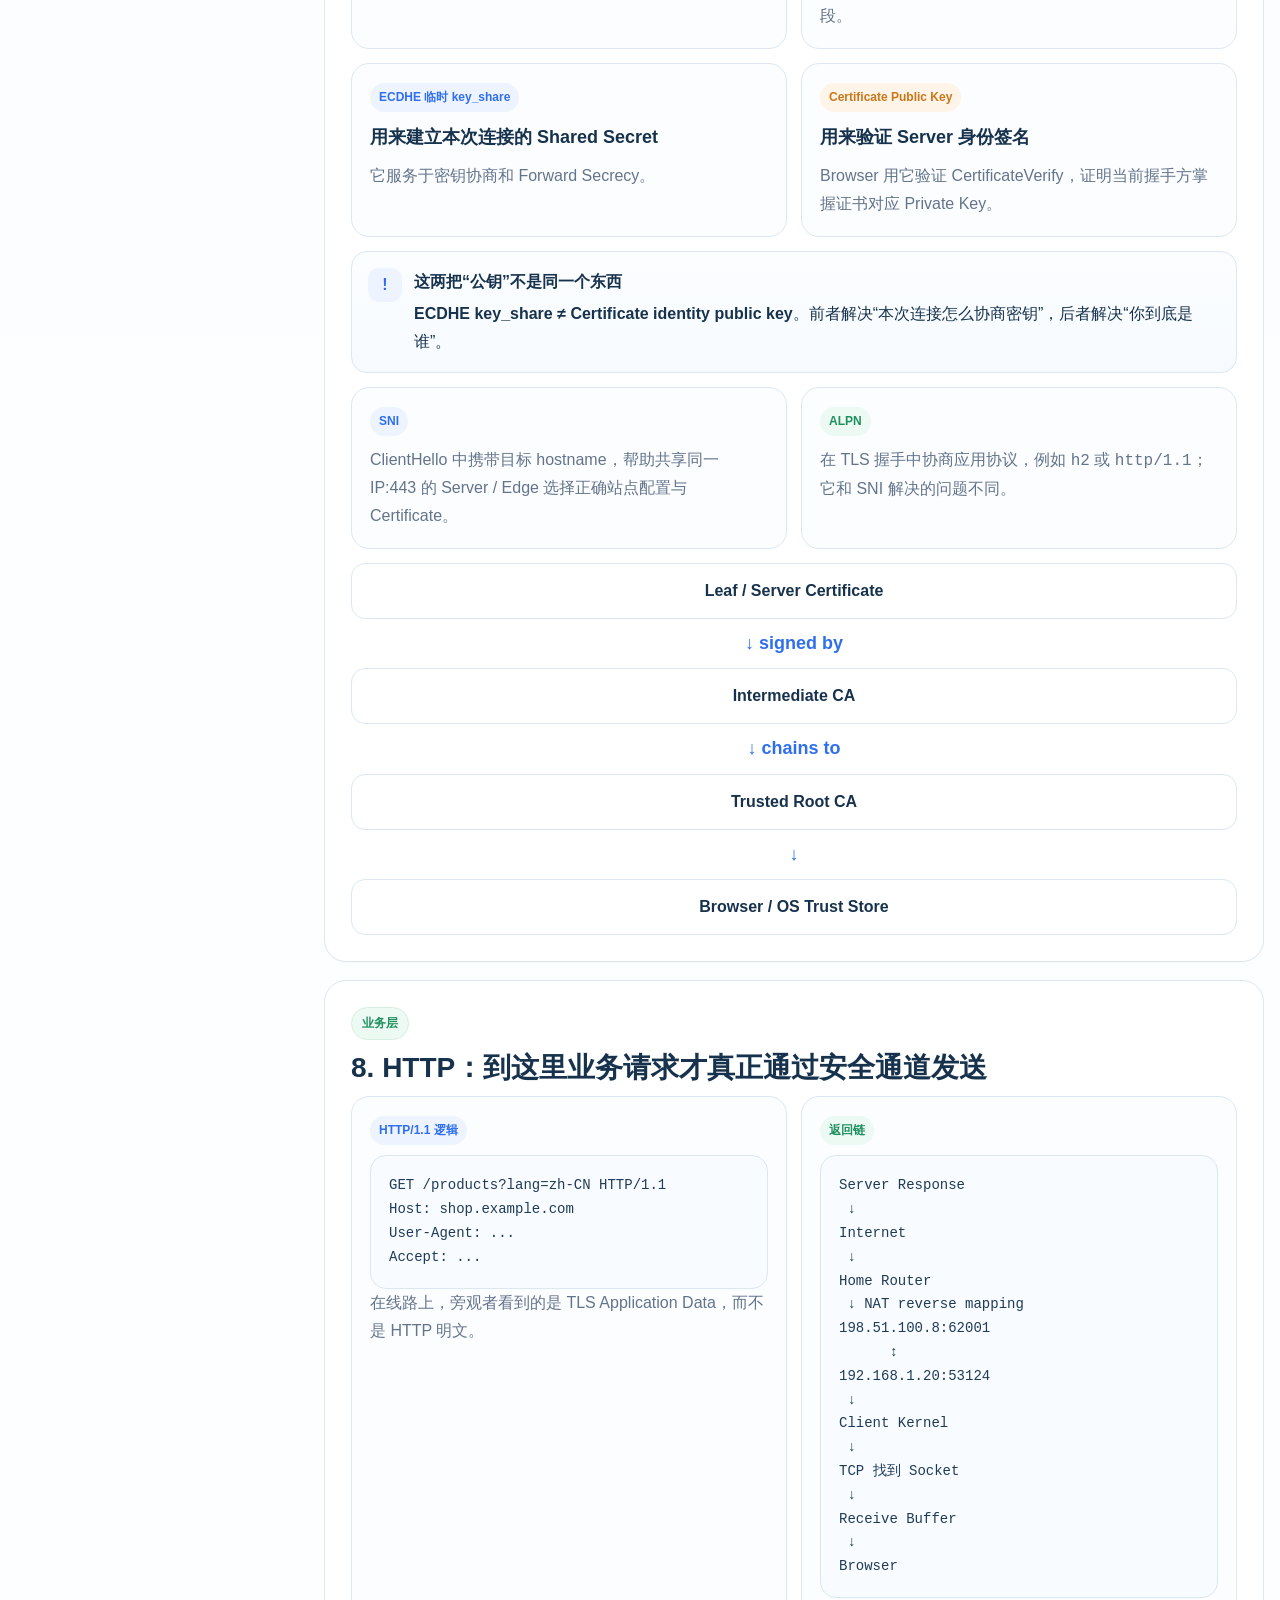
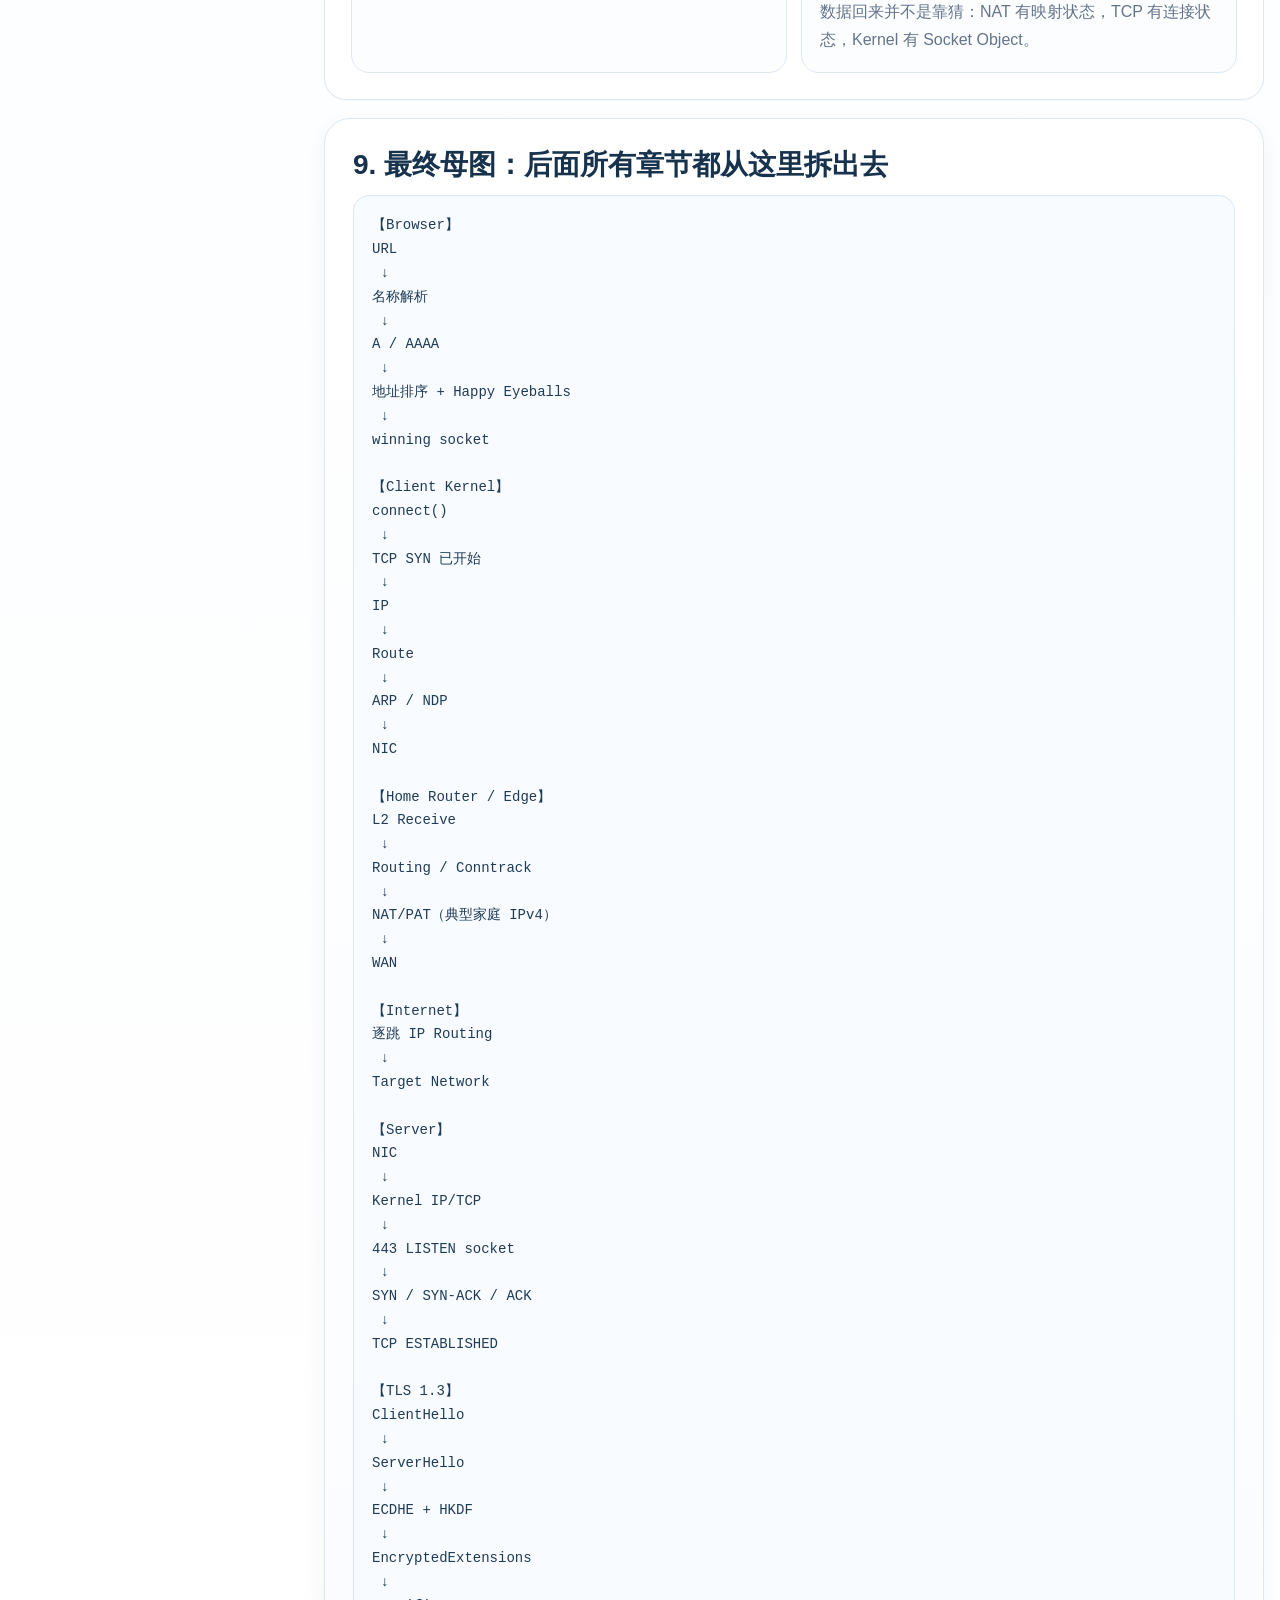
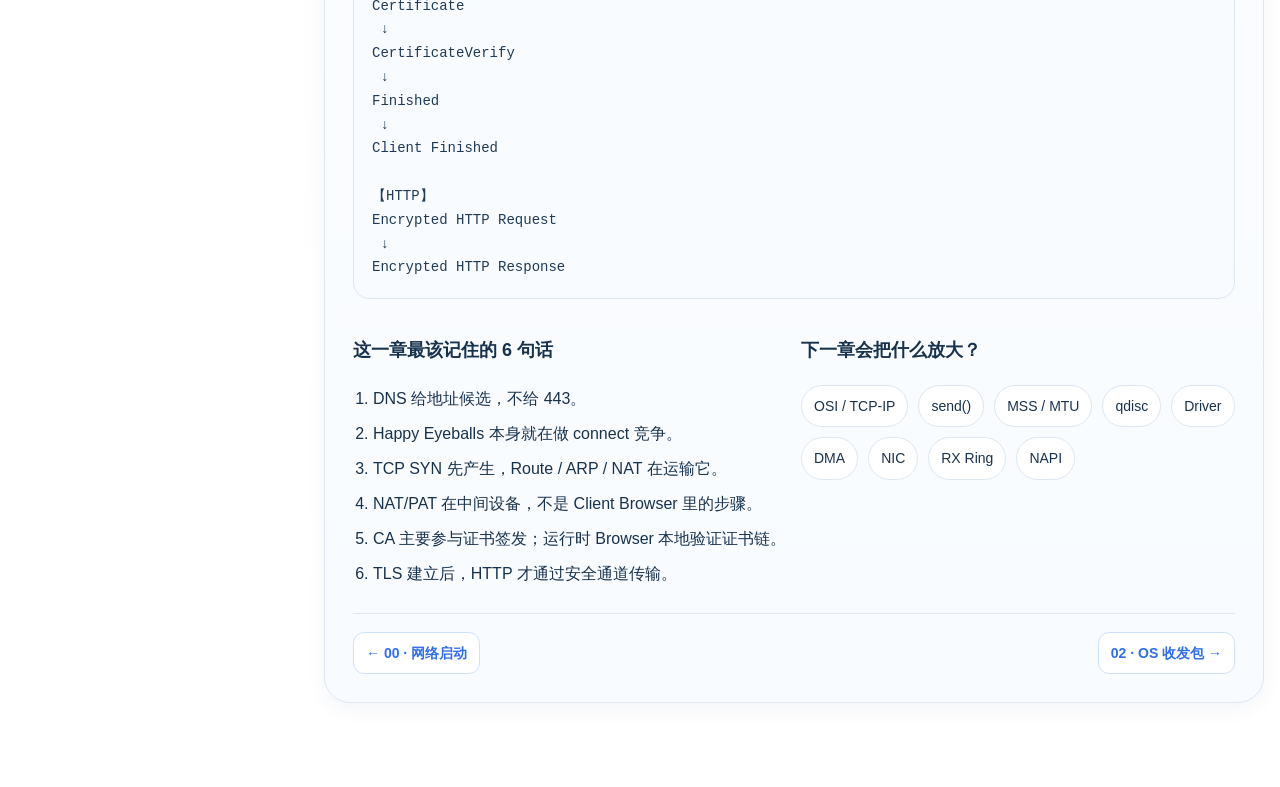
<file: network/01-url-to-webpage.html>
<!doctype html>
<html lang="zh-CN">
<head>
  <meta charset="utf-8">
  <meta name="viewport" content="width=device-width,initial-scale=1">
  <title>01｜从 URL 到网页返回</title>
  <link rel="stylesheet" href="./assets/course.css">
</head>
<body>
<div class="page">
  <aside class="toc">
    <h2>01 · 从 URL 到网页</h2>
    <p>这一章是整套课程的“母图”。后面的章节，都是把这里的一块放大。</p>
    <a href="#hero">0. 学习目标</a>
    <a href="#actors">1. 谁在做事</a>
    <a href="#url-dns">2. URL 与 DNS</a>
    <a href="#happy">3. 地址选择与 connect</a>
    <a href="#kernel">4. SYN、Route、ARP</a>
    <a href="#nat">5. Router 与 NAT/PAT</a>
    <a href="#server">6. Internet 与 Server</a>
    <a href="#tls">7. TLS / CA / Certificate</a>
    <a href="#http">8. HTTP 与返回链路</a>
    <a href="#master">9. 母图总结</a>
  </aside>

  <main class="content">
    <section class="hero" id="hero">
      <span class="badge">Chapter 01 · Mother Map</span>
      <h1>从输入 URL 到网页返回：<br>一条 HTTPS 请求到底经历了什么？</h1>
      <p class="lead">先不要急着背 DNS、ARP、TCP、TLS。先把它们放回同一条链路里：<b>Browser 提出意图 → DNS 找地址 → Kernel 发起连接 → Router/NAT 转发 → Server 接收 → TLS 建立身份与密钥 → HTTP 真正传业务数据</b>。</p>
      <div class="hero-grid">
        <div class="mini-card">
          <h3>本章主线</h3>
          <ul>
            <li>默认以 HTTP/1.1 或 HTTP/2 over TCP + TLS 1.3 为主线。</li>
            <li>HTTP/3 / QUIC 在后续章节单独展开。</li>
            <li>重点是先建立“谁、在哪、什么时候做了什么”的顺序。</li>
          </ul>
        </div>
        <div class="mini-card">
          <h3>最重要的三个纠错</h3>
          <ul>
            <li>TCP 不是等 Route / NAT 全结束后才开始。</li>
            <li>NAT/PAT 不是 Browser 本机动作，而是中间 NAT 设备处理已有 IP/TCP 包。</li>
            <li>CA 不是每次打开网站都实时批准 TLS。</li>
          </ul>
        </div>
      </div>
      <div class="top-links"><a href="./README.md">返回总目录</a><a href="./01-url-to-webpage.md">完整 Markdown</a><a href="./02-network-model-and-packets.html">下一章</a></div>
    </section>

    <section class="section" id="actors">
      <span class="eyebrow">第一步：分清“谁”</span>
      <h2>1. 一次访问至少横跨这些参与者</h2>
      <p class="intro">最常见的学习误区，是把所有步骤都画成一根箭头。先把参与者拆开，后面才能理解哪些事情发生在 Browser、Kernel、Router 或 Server。</p>
      <div class="diagram">Browser / App
   │ 名称解析 / socket / TLS / HTTP
   ▼
Client OS Kernel
   │ TCP / IP / Route / Neighbor
   ▼
NIC
   │
   ▼
Home Router
   │ Routing / Conntrack / NAT-PAT
   ▼
ISP / Internet
   │
   ▼
Server Network
   ▼
Server Kernel
   ▼
Server Process / TLS / HTTP

旁路参与者：
DNS System
CA / Trust Store</div>
      <div class="grid-2" style="margin-top:14px">
        <div class="grid-card"><span class="tag blue">角色图</span><p>回答“谁在做事”。例如 Browser、Kernel、Router、Server Process。</p></div>
        <div class="grid-card"><span class="tag purple">协议栈</span><div class="diagram">HTTP
 ↓
TLS
 ↓
TCP
 ↓
IP
 ↓
Ethernet / Wi-Fi</div><p>回答“数据被什么协议一层层包装”。它和“设备经过顺序”不是一回事。</p></div>
      </div>
    </section>

    <section class="section" id="url-dns">
      <span class="eyebrow">名字变地址</span>
      <h2>2. URL 与 DNS：先弄清“我要谁”</h2>
      <div class="grid-2">
        <div class="grid-card">
          <span class="tag blue">URL 解析</span>
          <div class="diagram">https://shop.example.com:443/products?lang=zh-CN#reviews
│       │                 │    │         │           │
scheme  hostname          port path      query       fragment</div>
          <p>HTTPS 默认端口通常是 443。DNS 主要负责 hostname → 地址，不负责把 443“查出来”。fragment 一般只在浏览器本地使用。</p>
        </div>
        <div class="grid-card">
          <span class="tag green">名称解析</span>
          <div class="diagram">Browser / Network Stack Resolver
  ├─ Browser cache（如果实现使用）
  └─ System Resolver Policy
       ├─ hosts / local sources
       ├─ OS DNS cache
       └─ configured recursive resolver
                ↓ cache miss
        Recursive Resolver
                ↓
        Root → TLD → Authoritative
                ↓
        A / AAAA / CNAME ...</div>
          <p>Stub Resolver 可以理解为本机“轻量 DNS 客户端/查询入口”；真正替客户端继续查 Root、TLD、Authoritative 的通常是 Recursive Resolver。现实中缓存命中非常普遍。</p>
        </div>
      </div>
      <div class="callout"><div class="icon">i</div><div><strong>hosts ≠ DNS Cache</strong><div>hosts 是静态本机映射；DNS Cache 是以前查询得到的 Resource Record 临时保存，两者来源和生命周期不同。实际本地解析顺序还会受 OS、Browser、DoH 等实现与策略影响。</div></div></div>
    </section>

    <section class="section" id="happy">
      <span class="eyebrow">地址选择</span>
      <h2>3. DNS 可能返回很多地址，Happy Eyeballs 会直接参与连接尝试</h2>
      <div class="grid-2">
        <div class="grid-card">
          <span class="tag orange">候选地址</span>
          <div class="diagram">A     shop.example.com → 203.0.113.20
AAAA  shop.example.com → 2001:db8::20</div>
          <p>更准确的说法不是“DNS 给我一个 IP”，而是“DNS 给我一组候选地址”。</p>
        </div>
        <div class="grid-card">
          <span class="tag purple">Happy Eyeballs</span>
          <div class="diagram">对候选排序
   ↓
connect(IPv6, 443)
   ↓ 短延迟后仍未成功
connect(IPv4, 443)
   ↓
多个尝试短时间重叠
   ↓
先成功者成为 winning socket
   ↓
取消其余尝试</div>
          <p>它不是“先选 IP、再 connect”，而是通过错峰连接尝试，让 IPv4 / IPv6 都有机会快速成功。</p>
        </div>
      </div>
    </section>

    <section class="section" id="kernel">
      <span class="eyebrow">连接真正开始</span>
      <h2>4. connect() 之后，TCP SYN 已经产生；Route / ARP 是在搬运它</h2>
      <div class="grid-2">
        <div class="grid-card">
          <span class="tag blue">Socket</span>
          <div class="diagram">Browser Process
   ↓ fd / handle
Kernel Socket Object
   ├─ local IP / port
   ├─ remote IP / port
   ├─ send / recv buffer
   └─ TCP state

192.168.1.20:53124
        →
203.0.113.20:443</div>
          <p>客户端如果没有显式 bind 本地端口，OS 通常会选择临时端口。</p>
        </div>
        <div class="grid-card">
          <span class="tag red">顺序纠错</span>
          <div class="diagram">connect()
  ↓
TCP SYN 已存在
  ↓
IP
  ↓
Route：下一跳是谁？
  ↓
ARP / NDP：下一跳链路地址是什么？
  ↓
L2 Frame
  ↓
NIC 发出去</div>
          <p>不要画成“先完成 Internet Routing，再开始 TCP”。TCP 连接尝试已经开始，网络层是在承载 SYN / SYN-ACK / ACK。</p>
        </div>
      </div>
      <div class="grid-3" style="margin-top:14px">
        <div class="grid-card"><span class="tag blue">Route</span><h3>目标 IP → 下一跳</h3><p>如果目标不在本地子网，下一跳通常是默认网关。</p></div>
        <div class="grid-card"><span class="tag orange">ARP / NDP</span><h3>下一跳 → 链路地址</h3><p>IPv4 Ethernet 常用 ARP；IPv6 用 NDP，不用 ARP。</p></div>
        <div class="grid-card"><span class="tag green">L2 Frame</span><h3>只管当前一跳</h3><p>第一跳目标 MAC 是 Router MAC，但 IP 目的地址仍然是最终 Server IP。</p></div>
      </div>
    </section>

    <section class="section" id="nat">
      <span class="eyebrow">家庭路由器</span>
      <h2>5. NAT / PAT：发生在 Router 上，不是在 Client 本机 TCP 之前</h2>
      <div class="diagram">Laptop 内部原始连接
192.168.1.20:53124
        →
203.0.113.20:443

            ↓ Home Router

典型 NAT/PAT 映射
192.168.1.20:53124
        ↕
198.51.100.8:62001

公网侧看到
198.51.100.8:62001
        →
203.0.113.20:443</div>
      <div class="grid-2" style="margin-top:14px">
        <div class="grid-card"><span class="tag red">不要机械画成</span><div class="diagram">NAT
 ↓
PAT</div><p>在典型 NAPT/PAT 中，地址和端口改写可以是同一次映射操作的一部分。</p></div>
        <div class="grid-card"><span class="tag green">为什么 PAT 有价值</span><p>多个私网主机可以共享一个公网 IPv4。外部端口帮助 NAT 设备区分并反向映射不同内部连接。</p></div>
      </div>
    </section>

    <section class="section" id="server">
      <span class="eyebrow">跨越 Internet 到 Server</span>
      <h2>6. Internet Routing 与 Server 443：谁真正接住了 SYN？</h2>
      <div class="grid-2">
        <div class="grid-card">
          <span class="tag blue">Internet Routing</span>
          <div class="diagram">Home Router
   ↓
ISP Access
   ↓
ISP Core
   ↓
Other AS
   ↓
Target Network
   ↓
Server / Edge</div>
          <p>BGP 更像控制面，用来传播可达前缀；真正每一跳转发时，Router 依据本地 FIB 选择下一跳。</p>
        </div>
        <div class="grid-card">
          <span class="tag green">Server 侧</span>
          <div class="diagram">Server NIC
 ↓
Kernel IP
 ↓
Kernel TCP
 ↓
443 LISTEN socket
 ↓
SYN state / queue
 ↓
三次握手完成
 ↓
accept queue
 ↓
accept()
 ↓
connected socket
 ↓
Server Process</div>
          <p>443 不只是一个数字；它对应 Server Kernel 中的监听状态和后续连接对象。</p>
        </div>
      </div>
    </section>

    <section class="section" id="tls">
      <span class="eyebrow">安全层</span>
      <h2>7. TLS / CA：一定要分“证书签发时间线”和“用户握手时间线”</h2>
      <div class="grid-2">
        <div class="grid-card">
          <span class="tag purple">网站部署前</span>
          <div class="diagram">Site / Operator
  ↓ 申请证书 + 域名控制验证
CA / Intermediate CA
  ↓ 签发
Server Certificate
  ↓
部署到 Server

Browser / OS
提前拥有 Trusted Root CA</div>
          <p>CA 主要在证书签发阶段参与，不是每次用户访问时都实时审批。</p>
        </div>
        <div class="grid-card">
          <span class="tag green">用户访问时</span>
          <div class="diagram">ClientHello
 ↓
ServerHello
 ↓
ECDHE + HKDF
 ↓
EncryptedExtensions
 ↓
Certificate
 ↓
CertificateVerify
 ↓
Server Finished
 ↓
Browser 本地验证
 ↓
Client Finished</div>
          <p>通过后，双方才进入真正的 TLS Application Data 阶段。</p>
        </div>
      </div>

      <div class="grid-2" style="margin-top:14px">
        <div class="grid-card">
          <span class="tag blue">ECDHE 临时 key_share</span>
          <h3>用来建立本次连接的 Shared Secret</h3>
          <p>它服务于密钥协商和 Forward Secrecy。</p>
        </div>
        <div class="grid-card">
          <span class="tag orange">Certificate Public Key</span>
          <h3>用来验证 Server 身份签名</h3>
          <p>Browser 用它验证 CertificateVerify，证明当前握手方掌握证书对应 Private Key。</p>
        </div>
      </div>
      <div class="callout"><div class="icon">!</div><div><strong>这两把“公钥”不是同一个东西</strong><div><b>ECDHE key_share ≠ Certificate identity public key</b>。前者解决“本次连接怎么协商密钥”，后者解决“你到底是谁”。</div></div></div>

      <div class="grid-2" style="margin-top:14px">
        <div class="grid-card"><span class="tag blue">SNI</span><p>ClientHello 中携带目标 hostname，帮助共享同一 IP:443 的 Server / Edge 选择正确站点配置与 Certificate。</p></div>
        <div class="grid-card"><span class="tag green">ALPN</span><p>在 TLS 握手中协商应用协议，例如 <code>h2</code> 或 <code>http/1.1</code>；它和 SNI 解决的问题不同。</p></div>
      </div>

      <div class="flow">
        <div class="step">Leaf / Server Certificate</div>
        <div class="arrow">↓ signed by</div>
        <div class="step">Intermediate CA</div>
        <div class="arrow">↓ chains to</div>
        <div class="step">Trusted Root CA</div>
        <div class="arrow">↓</div>
        <div class="step">Browser / OS Trust Store</div>
      </div>
    </section>

    <section class="section" id="http">
      <span class="eyebrow">业务层</span>
      <h2>8. HTTP：到这里业务请求才真正通过安全通道发送</h2>
      <div class="grid-2">
        <div class="grid-card">
          <span class="tag blue">HTTP/1.1 逻辑</span>
          <div class="diagram">GET /products?lang=zh-CN HTTP/1.1
Host: shop.example.com
User-Agent: ...
Accept: ...</div>
          <p>在线路上，旁观者看到的是 TLS Application Data，而不是 HTTP 明文。</p>
        </div>
        <div class="grid-card">
          <span class="tag green">返回链</span>
          <div class="diagram">Server Response
 ↓
Internet
 ↓
Home Router
 ↓ NAT reverse mapping
198.51.100.8:62001
      ↕
192.168.1.20:53124
 ↓
Client Kernel
 ↓
TCP 找到 Socket
 ↓
Receive Buffer
 ↓
Browser</div>
          <p>数据回来并不是靠猜：NAT 有映射状态，TCP 有连接状态，Kernel 有 Socket Object。</p>
        </div>
      </div>
    </section>

    <section class="summary" id="master">
      <h2>9. 最终母图：后面所有章节都从这里拆出去</h2>
      <div class="diagram">【Browser】
URL
 ↓
名称解析
 ↓
A / AAAA
 ↓
地址排序 + Happy Eyeballs
 ↓
winning socket

【Client Kernel】
connect()
 ↓
TCP SYN 已开始
 ↓
IP
 ↓
Route
 ↓
ARP / NDP
 ↓
NIC

【Home Router / Edge】
L2 Receive
 ↓
Routing / Conntrack
 ↓
NAT/PAT（典型家庭 IPv4）
 ↓
WAN

【Internet】
逐跳 IP Routing
 ↓
Target Network

【Server】
NIC
 ↓
Kernel IP/TCP
 ↓
443 LISTEN socket
 ↓
SYN / SYN-ACK / ACK
 ↓
TCP ESTABLISHED

【TLS 1.3】
ClientHello
 ↓
ServerHello
 ↓
ECDHE + HKDF
 ↓
EncryptedExtensions
 ↓
Certificate
 ↓
CertificateVerify
 ↓
Finished
 ↓
Client Finished

【HTTP】
Encrypted HTTP Request
 ↓
Encrypted HTTP Response</div>

      <div class="grid-2" style="margin-top:18px">
        <div>
          <h3>这一章最该记住的 6 句话</h3>
          <ol class="checklist">
            <li>DNS 给地址候选，不给 443。</li>
            <li>Happy Eyeballs 本身就在做 connect 竞争。</li>
            <li>TCP SYN 先产生，Route / ARP / NAT 在运输它。</li>
            <li>NAT/PAT 在中间设备，不是 Client Browser 里的步骤。</li>
            <li>CA 主要参与证书签发；运行时 Browser 本地验证证书链。</li>
            <li>TLS 建立后，HTTP 才通过安全通道传输。</li>
          </ol>
        </div>
        <div>
          <h3>下一章会把什么放大？</h3>
          <div class="pill-list">
            <span class="pill">OSI / TCP-IP</span>
            <span class="pill">send()</span>
            <span class="pill">MSS / MTU</span>
            <span class="pill">qdisc</span>
            <span class="pill">Driver</span>
            <span class="pill">DMA</span>
            <span class="pill">NIC</span>
            <span class="pill">RX Ring</span>
            <span class="pill">NAPI</span>
          </div>
        </div>
      </div>
      <div class="chapter-nav"><a href="./00-network-bootstrap.html">← 00 · 网络启动</a><a href="./02-network-model-and-packets.html">02 · OS 收发包 →</a></div>
    </section>
  </main>
</div>
</body>
</html>
</file>
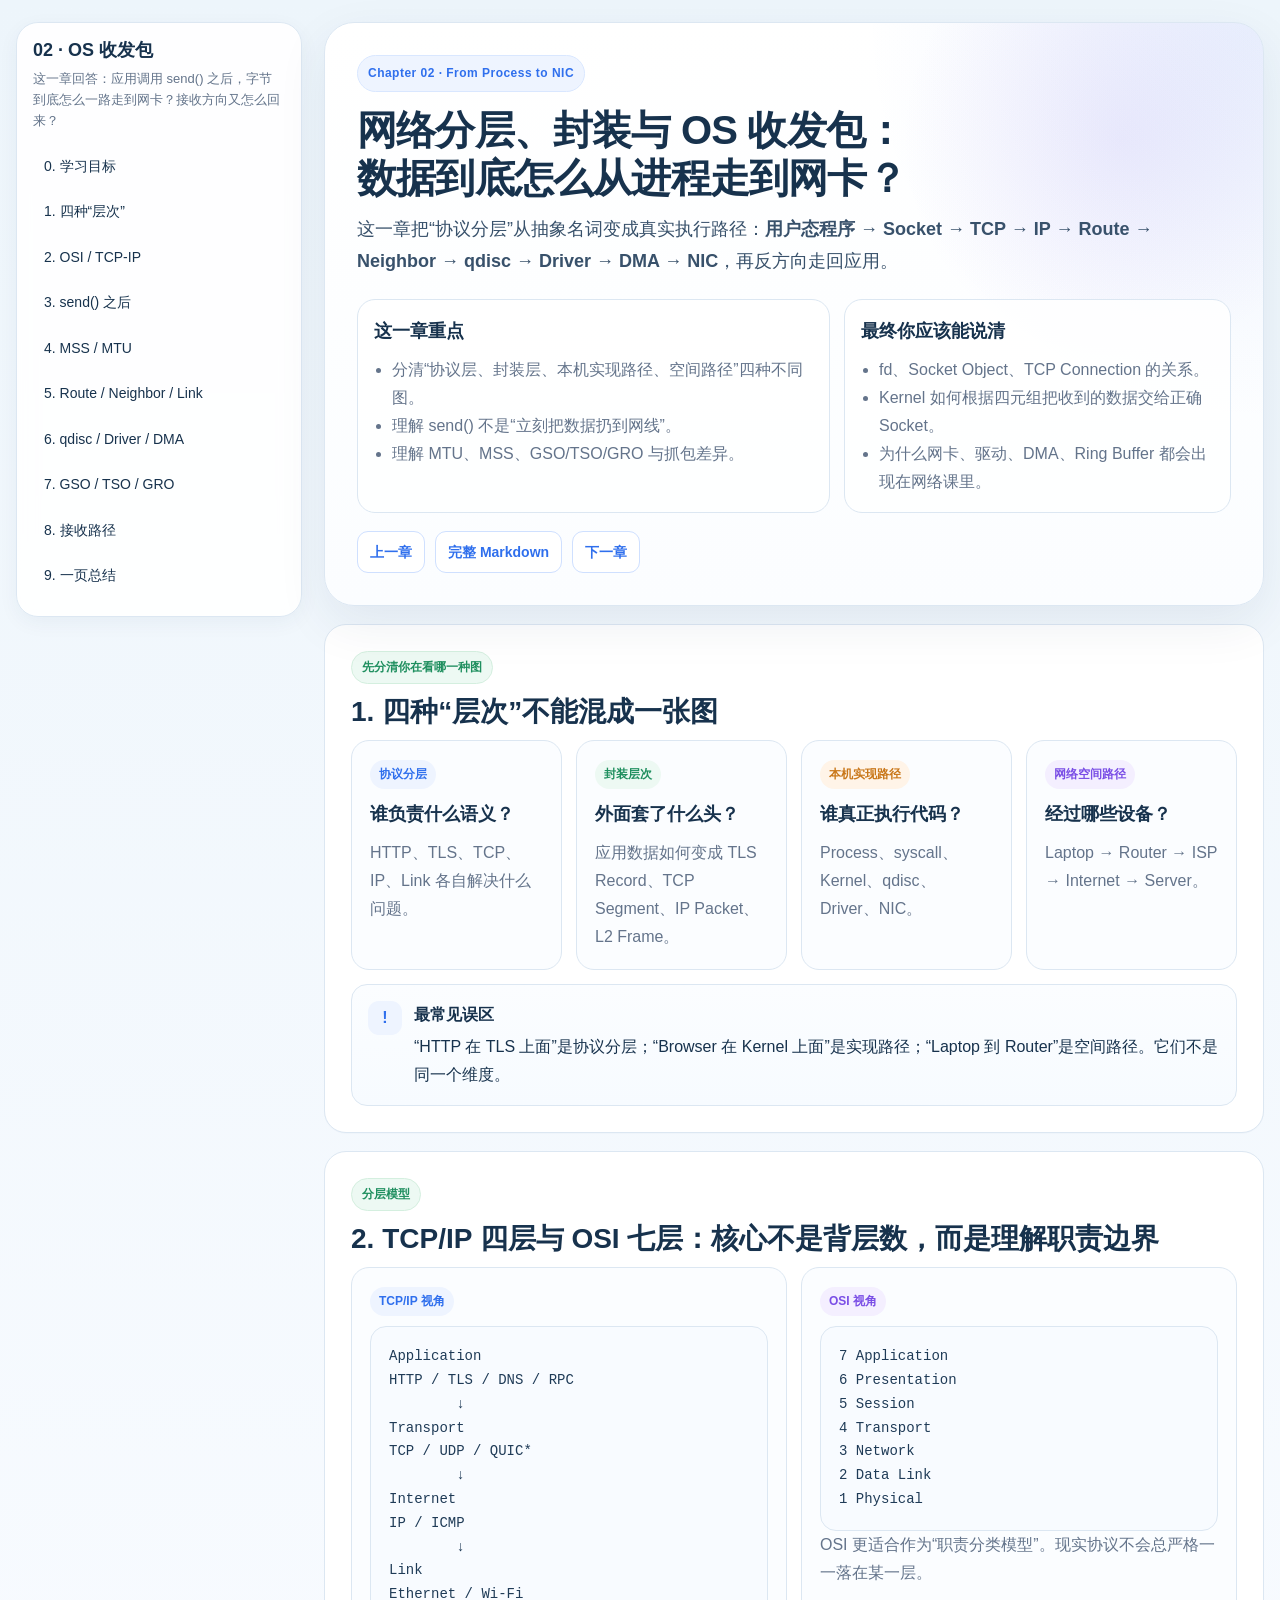
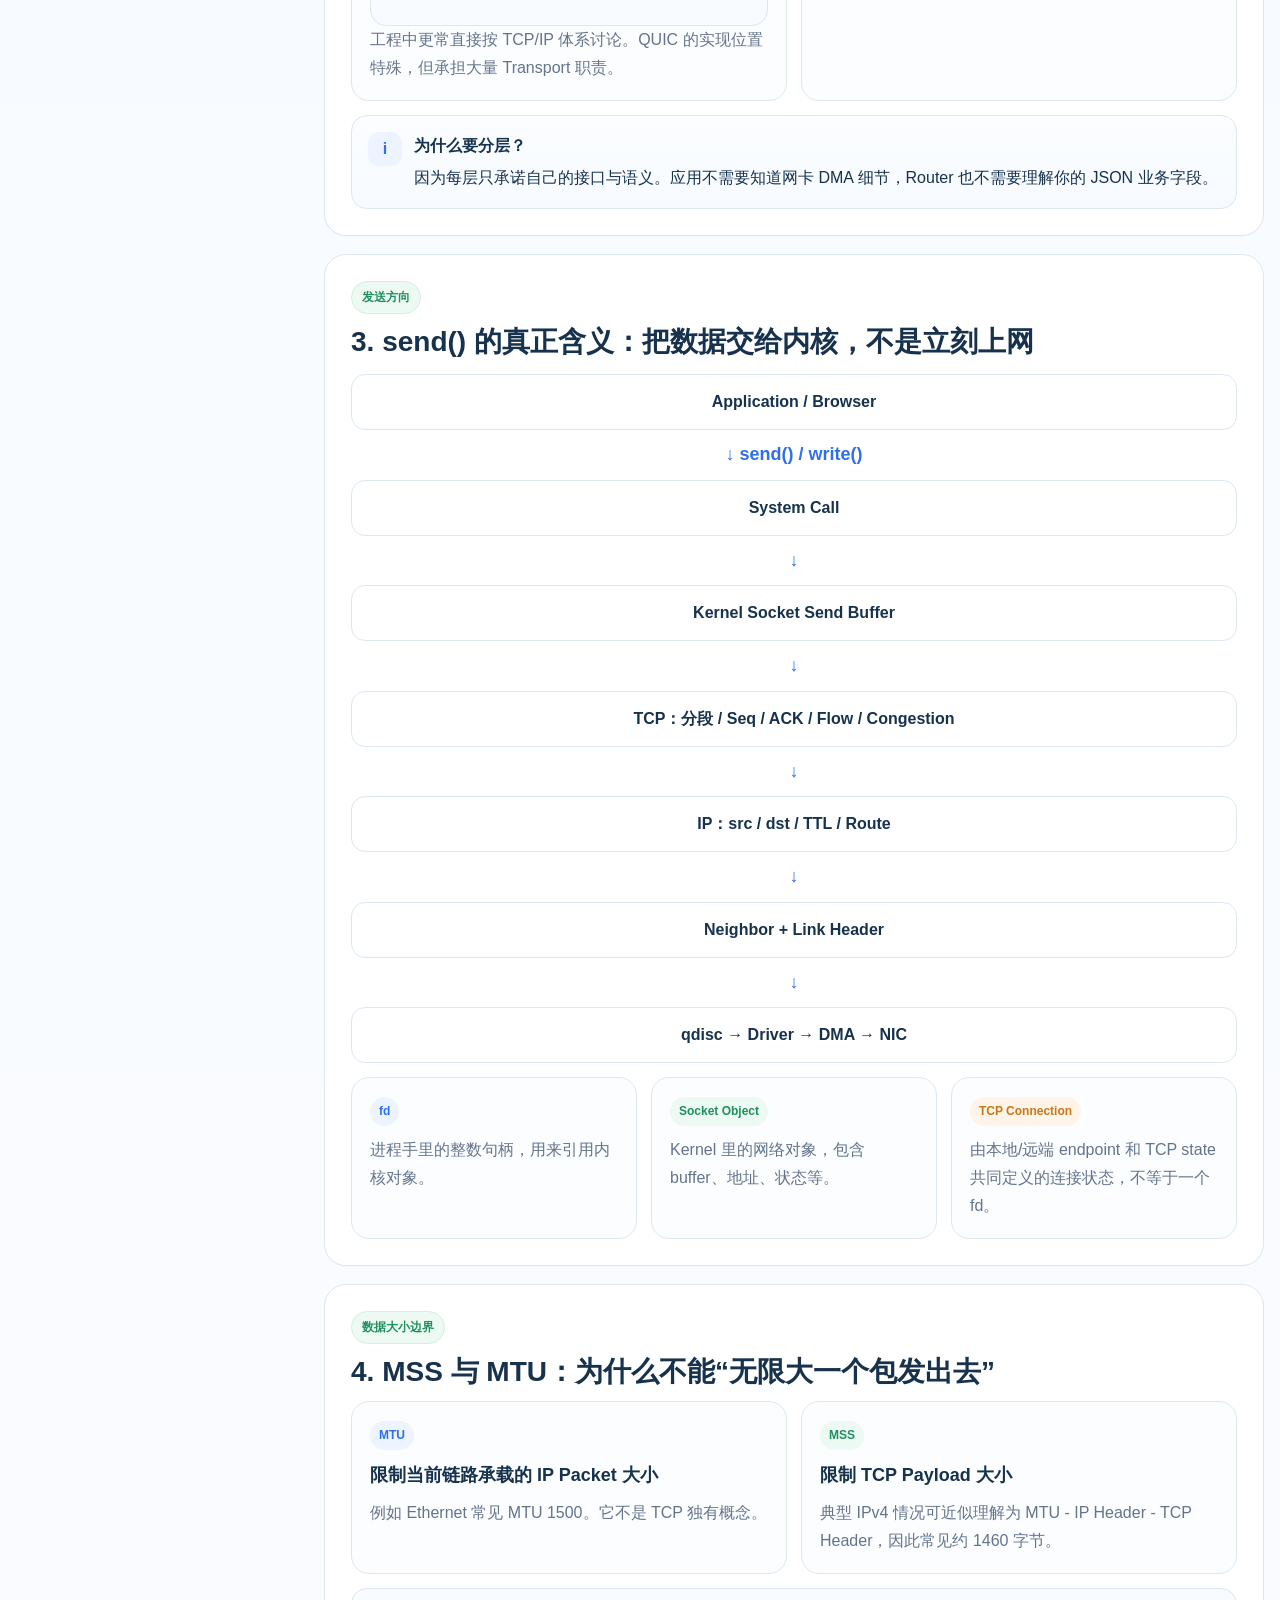
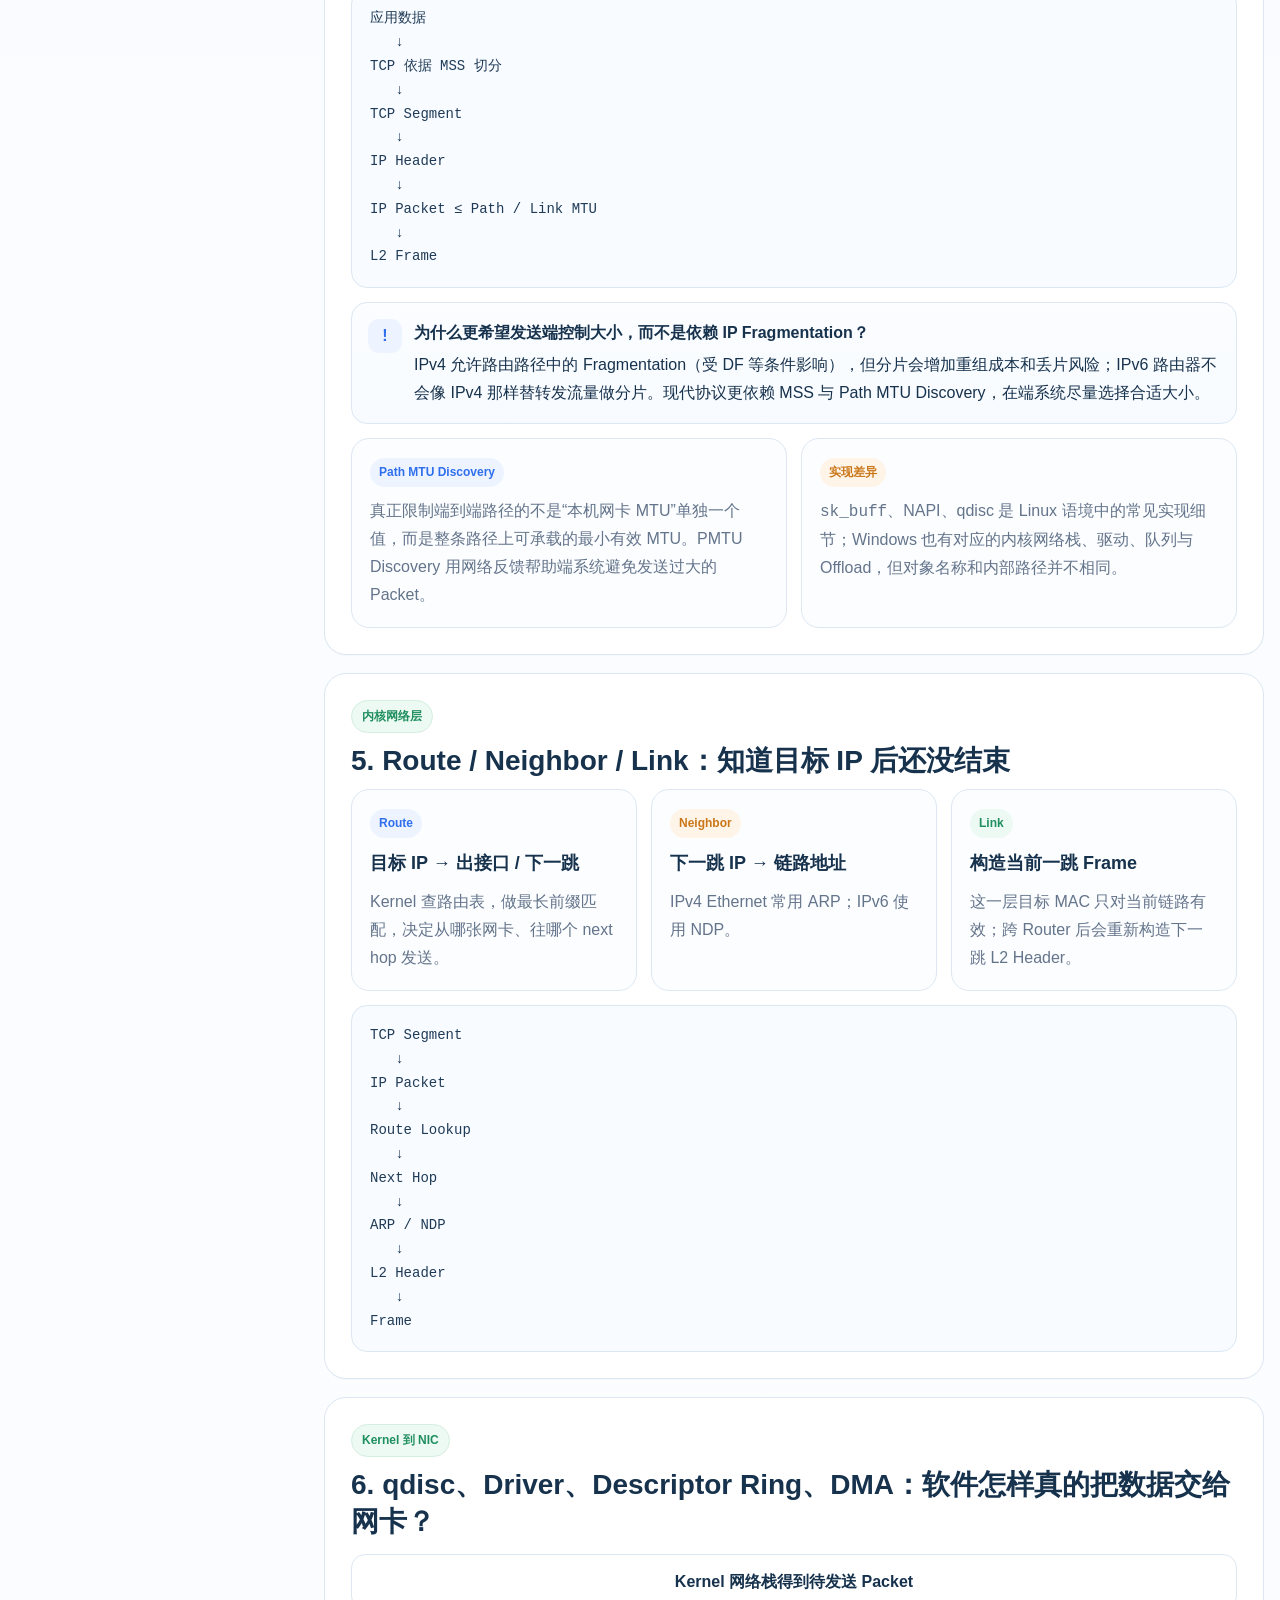
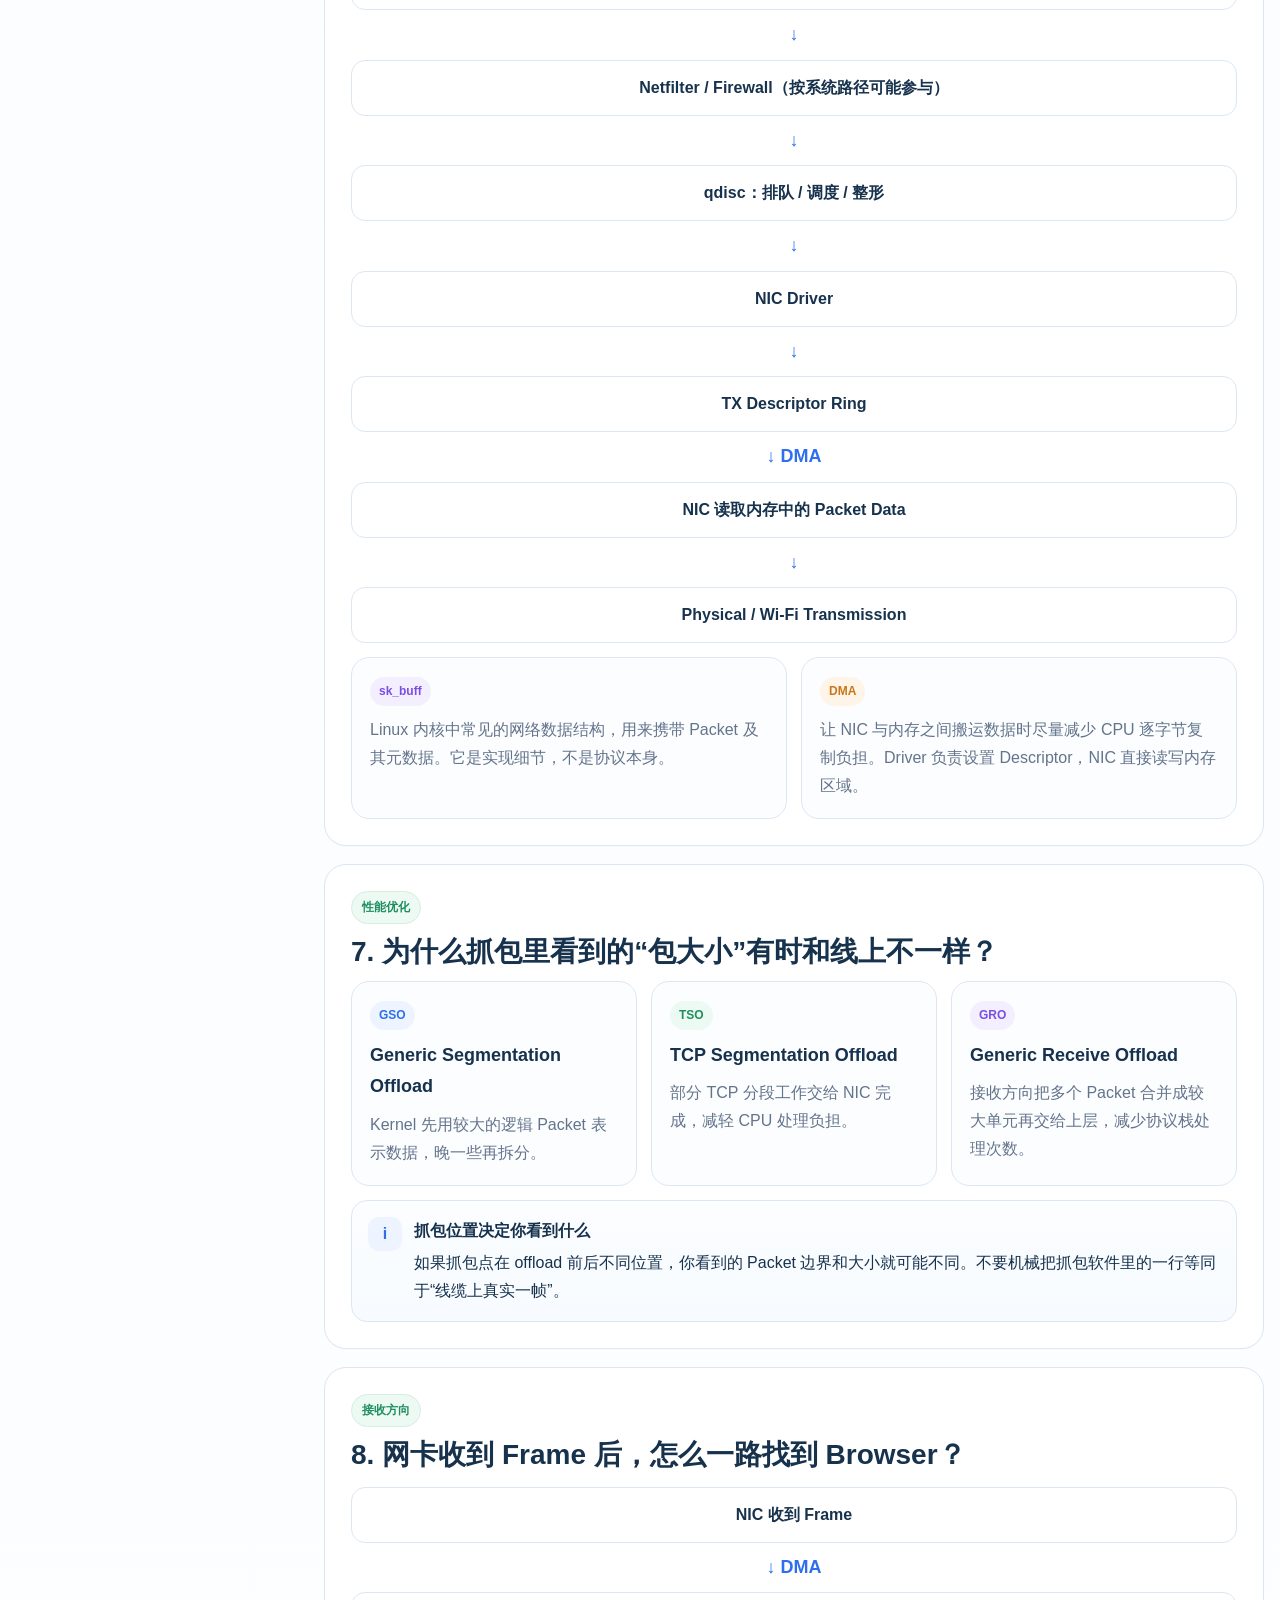
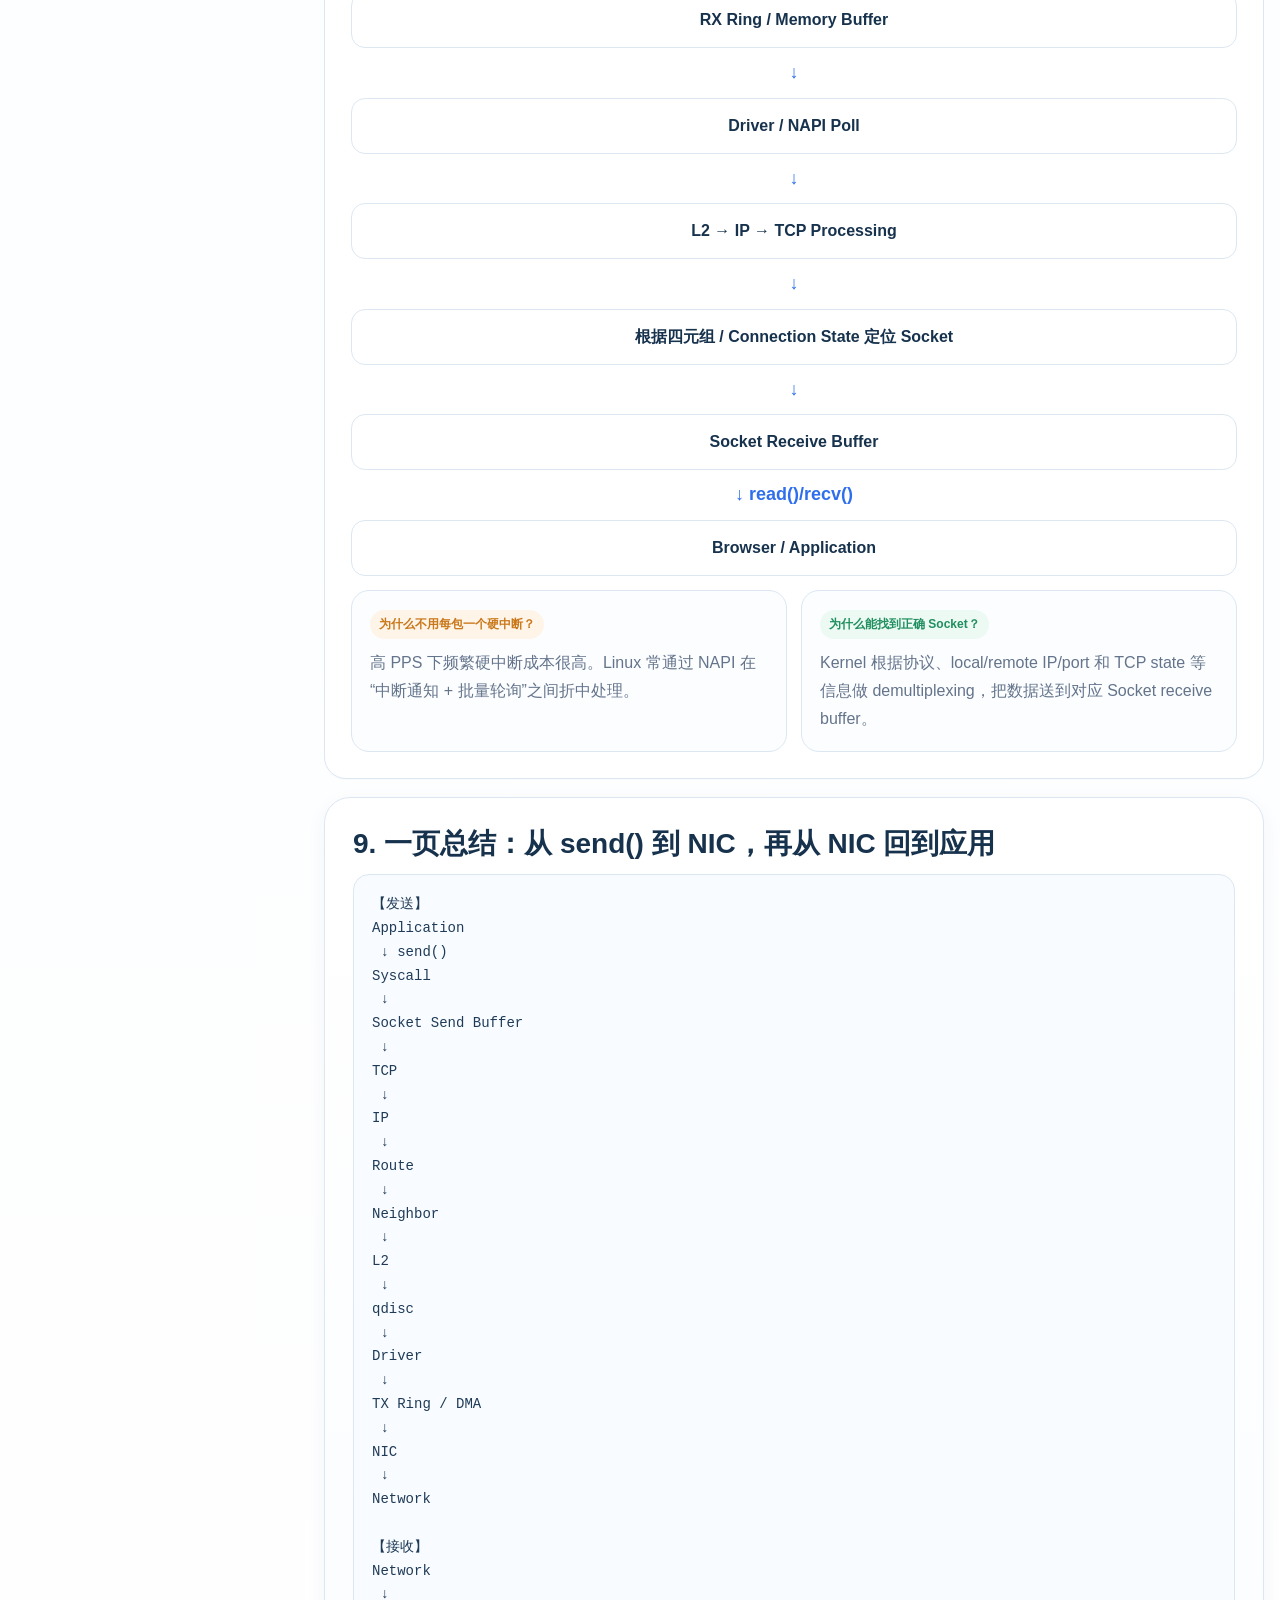
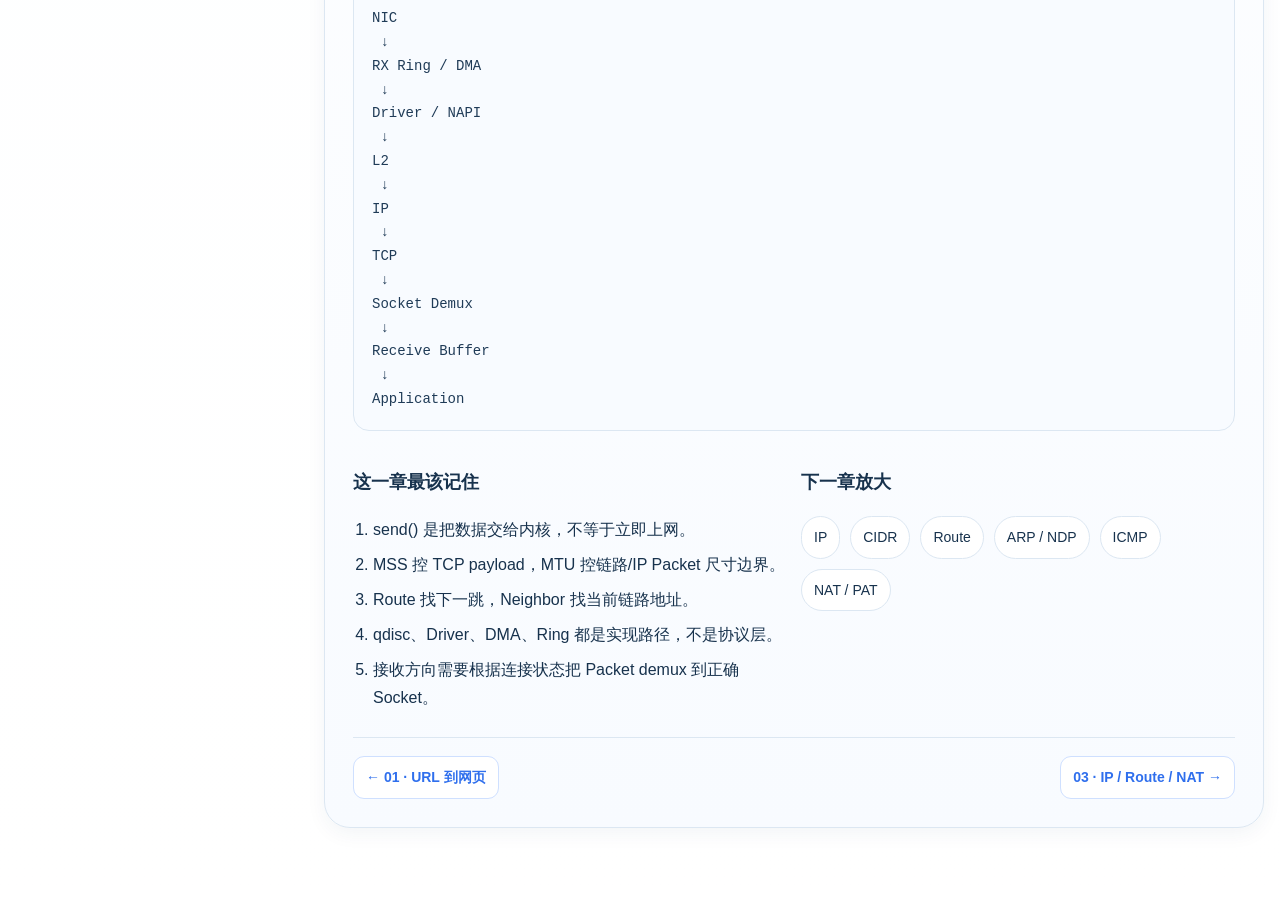
<file: network/02-network-model-and-packets.html>
<!doctype html>
<html lang="zh-CN">
<head>
  <meta charset="utf-8">
  <meta name="viewport" content="width=device-width,initial-scale=1">
  <title>02｜网络分层、封装与 OS 收发包</title>
  <link rel="stylesheet" href="./assets/course.css">
</head>
<body>
<div class="page">
  <aside class="toc">
    <h2>02 · OS 收发包</h2>
    <p>这一章回答：应用调用 send() 之后，字节到底怎么一路走到网卡？接收方向又怎么回来？</p>
    <a href="#hero">0. 学习目标</a>
    <a href="#four-views">1. 四种“层次”</a>
    <a href="#layers">2. OSI / TCP-IP</a>
    <a href="#send">3. send() 之后</a>
    <a href="#mtu">4. MSS / MTU</a>
    <a href="#route">5. Route / Neighbor / Link</a>
    <a href="#kernel-path">6. qdisc / Driver / DMA</a>
    <a href="#offload">7. GSO / TSO / GRO</a>
    <a href="#receive">8. 接收路径</a>
    <a href="#summary">9. 一页总结</a>
  </aside>

  <main class="content">
    <section class="hero" id="hero">
      <span class="badge">Chapter 02 · From Process to NIC</span>
      <h1>网络分层、封装与 OS 收发包：<br>数据到底怎么从进程走到网卡？</h1>
      <p class="lead">这一章把“协议分层”从抽象名词变成真实执行路径：<b>用户态程序 → Socket → TCP → IP → Route → Neighbor → qdisc → Driver → DMA → NIC</b>，再反方向走回应用。</p>
      <div class="hero-grid">
        <div class="mini-card">
          <h3>这一章重点</h3>
          <ul>
            <li>分清“协议层、封装层、本机实现路径、空间路径”四种不同图。</li>
            <li>理解 send() 不是“立刻把数据扔到网线”。</li>
            <li>理解 MTU、MSS、GSO/TSO/GRO 与抓包差异。</li>
          </ul>
        </div>
        <div class="mini-card">
          <h3>最终你应该能说清</h3>
          <ul>
            <li>fd、Socket Object、TCP Connection 的关系。</li>
            <li>Kernel 如何根据四元组把收到的数据交给正确 Socket。</li>
            <li>为什么网卡、驱动、DMA、Ring Buffer 都会出现在网络课里。</li>
          </ul>
        </div>
      </div>
      <div class="top-links"><a href="./01-url-to-webpage.html">上一章</a><a href="./02-network-model-and-packets.md">完整 Markdown</a><a href="./03-ip-routing-arp-nat.html">下一章</a></div>
    </section>

    <section class="section" id="four-views">
      <span class="eyebrow">先分清你在看哪一种图</span>
      <h2>1. 四种“层次”不能混成一张图</h2>
      <div class="grid-4">
        <div class="grid-card"><span class="tag blue">协议分层</span><h3>谁负责什么语义？</h3><p>HTTP、TLS、TCP、IP、Link 各自解决什么问题。</p></div>
        <div class="grid-card"><span class="tag green">封装层次</span><h3>外面套了什么头？</h3><p>应用数据如何变成 TLS Record、TCP Segment、IP Packet、L2 Frame。</p></div>
        <div class="grid-card"><span class="tag orange">本机实现路径</span><h3>谁真正执行代码？</h3><p>Process、syscall、Kernel、qdisc、Driver、NIC。</p></div>
        <div class="grid-card"><span class="tag purple">网络空间路径</span><h3>经过哪些设备？</h3><p>Laptop → Router → ISP → Internet → Server。</p></div>
      </div>
      <div class="callout"><div class="icon">!</div><div><strong>最常见误区</strong><div>“HTTP 在 TLS 上面”是协议分层；“Browser 在 Kernel 上面”是实现路径；“Laptop 到 Router”是空间路径。它们不是同一个维度。</div></div></div>
    </section>

    <section class="section" id="layers">
      <span class="eyebrow">分层模型</span>
      <h2>2. TCP/IP 四层与 OSI 七层：核心不是背层数，而是理解职责边界</h2>
      <div class="grid-2">
        <div class="grid-card">
          <span class="tag blue">TCP/IP 视角</span>
          <div class="diagram">Application
HTTP / TLS / DNS / RPC
        ↓
Transport
TCP / UDP / QUIC*
        ↓
Internet
IP / ICMP
        ↓
Link
Ethernet / Wi-Fi</div>
          <p>工程中更常直接按 TCP/IP 体系讨论。QUIC 的实现位置特殊，但承担大量 Transport 职责。</p>
        </div>
        <div class="grid-card">
          <span class="tag purple">OSI 视角</span>
          <div class="diagram">7 Application
6 Presentation
5 Session
4 Transport
3 Network
2 Data Link
1 Physical</div>
          <p>OSI 更适合作为“职责分类模型”。现实协议不会总严格一一落在某一层。</p>
        </div>
      </div>
      <div class="callout"><div class="icon">i</div><div><strong>为什么要分层？</strong><div>因为每层只承诺自己的接口与语义。应用不需要知道网卡 DMA 细节，Router 也不需要理解你的 JSON 业务字段。</div></div></div>
    </section>

    <section class="section" id="send">
      <span class="eyebrow">发送方向</span>
      <h2>3. send() 的真正含义：把数据交给内核，不是立刻上网</h2>
      <div class="flow">
        <div class="step">Application / Browser</div>
        <div class="arrow">↓ send() / write()</div>
        <div class="step">System Call</div>
        <div class="arrow">↓</div>
        <div class="step">Kernel Socket Send Buffer</div>
        <div class="arrow">↓</div>
        <div class="step">TCP：分段 / Seq / ACK / Flow / Congestion</div>
        <div class="arrow">↓</div>
        <div class="step">IP：src / dst / TTL / Route</div>
        <div class="arrow">↓</div>
        <div class="step">Neighbor + Link Header</div>
        <div class="arrow">↓</div>
        <div class="step">qdisc → Driver → DMA → NIC</div>
      </div>
      <div class="grid-3" style="margin-top:14px">
        <div class="grid-card"><span class="tag blue">fd</span><p>进程手里的整数句柄，用来引用内核对象。</p></div>
        <div class="grid-card"><span class="tag green">Socket Object</span><p>Kernel 里的网络对象，包含 buffer、地址、状态等。</p></div>
        <div class="grid-card"><span class="tag orange">TCP Connection</span><p>由本地/远端 endpoint 和 TCP state 共同定义的连接状态，不等于一个 fd。</p></div>
      </div>
    </section>

    <section class="section" id="mtu">
      <span class="eyebrow">数据大小边界</span>
      <h2>4. MSS 与 MTU：为什么不能“无限大一个包发出去”</h2>
      <div class="grid-2">
        <div class="grid-card">
          <span class="tag blue">MTU</span>
          <h3>限制当前链路承载的 IP Packet 大小</h3>
          <p>例如 Ethernet 常见 MTU 1500。它不是 TCP 独有概念。</p>
        </div>
        <div class="grid-card">
          <span class="tag green">MSS</span>
          <h3>限制 TCP Payload 大小</h3>
          <p>典型 IPv4 情况可近似理解为 MTU - IP Header - TCP Header，因此常见约 1460 字节。</p>
        </div>
      </div>
      <div class="diagram" style="margin-top:14px">应用数据
   ↓
TCP 依据 MSS 切分
   ↓
TCP Segment
   ↓
IP Header
   ↓
IP Packet ≤ Path / Link MTU
   ↓
L2 Frame</div>
      <div class="callout"><div class="icon">!</div><div><strong>为什么更希望发送端控制大小，而不是依赖 IP Fragmentation？</strong><div>IPv4 允许路由路径中的 Fragmentation（受 DF 等条件影响），但分片会增加重组成本和丢片风险；IPv6 路由器不会像 IPv4 那样替转发流量做分片。现代协议更依赖 MSS 与 Path MTU Discovery，在端系统尽量选择合适大小。</div></div></div>
      <div class="grid-2" style="margin-top:14px">
        <div class="grid-card"><span class="tag blue">Path MTU Discovery</span><p>真正限制端到端路径的不是“本机网卡 MTU”单独一个值，而是整条路径上可承载的最小有效 MTU。PMTU Discovery 用网络反馈帮助端系统避免发送过大的 Packet。</p></div>
        <div class="grid-card"><span class="tag orange">实现差异</span><p><code>sk_buff</code>、NAPI、qdisc 是 Linux 语境中的常见实现细节；Windows 也有对应的内核网络栈、驱动、队列与 Offload，但对象名称和内部路径并不相同。</p></div>
      </div>
    </section>

    <section class="section" id="route">
      <span class="eyebrow">内核网络层</span>
      <h2>5. Route / Neighbor / Link：知道目标 IP 后还没结束</h2>
      <div class="grid-3">
        <div class="grid-card"><span class="tag blue">Route</span><h3>目标 IP → 出接口 / 下一跳</h3><p>Kernel 查路由表，做最长前缀匹配，决定从哪张网卡、往哪个 next hop 发送。</p></div>
        <div class="grid-card"><span class="tag orange">Neighbor</span><h3>下一跳 IP → 链路地址</h3><p>IPv4 Ethernet 常用 ARP；IPv6 使用 NDP。</p></div>
        <div class="grid-card"><span class="tag green">Link</span><h3>构造当前一跳 Frame</h3><p>这一层目标 MAC 只对当前链路有效；跨 Router 后会重新构造下一跳 L2 Header。</p></div>
      </div>
      <div class="diagram" style="margin-top:14px">TCP Segment
   ↓
IP Packet
   ↓
Route Lookup
   ↓
Next Hop
   ↓
ARP / NDP
   ↓
L2 Header
   ↓
Frame</div>
    </section>

    <section class="section" id="kernel-path">
      <span class="eyebrow">Kernel 到 NIC</span>
      <h2>6. qdisc、Driver、Descriptor Ring、DMA：软件怎样真的把数据交给网卡？</h2>
      <div class="flow">
        <div class="step">Kernel 网络栈得到待发送 Packet</div>
        <div class="arrow">↓</div>
        <div class="step">Netfilter / Firewall（按系统路径可能参与）</div>
        <div class="arrow">↓</div>
        <div class="step">qdisc：排队 / 调度 / 整形</div>
        <div class="arrow">↓</div>
        <div class="step">NIC Driver</div>
        <div class="arrow">↓</div>
        <div class="step">TX Descriptor Ring</div>
        <div class="arrow">↓ DMA</div>
        <div class="step">NIC 读取内存中的 Packet Data</div>
        <div class="arrow">↓</div>
        <div class="step">Physical / Wi-Fi Transmission</div>
      </div>
      <div class="grid-2" style="margin-top:14px">
        <div class="grid-card"><span class="tag purple">sk_buff</span><p>Linux 内核中常见的网络数据结构，用来携带 Packet 及其元数据。它是实现细节，不是协议本身。</p></div>
        <div class="grid-card"><span class="tag orange">DMA</span><p>让 NIC 与内存之间搬运数据时尽量减少 CPU 逐字节复制负担。Driver 负责设置 Descriptor，NIC 直接读写内存区域。</p></div>
      </div>
    </section>

    <section class="section" id="offload">
      <span class="eyebrow">性能优化</span>
      <h2>7. 为什么抓包里看到的“包大小”有时和线上不一样？</h2>
      <div class="grid-3">
        <div class="grid-card">
          <span class="tag blue">GSO</span>
          <h3>Generic Segmentation Offload</h3>
          <p>Kernel 先用较大的逻辑 Packet 表示数据，晚一些再拆分。</p>
        </div>
        <div class="grid-card">
          <span class="tag green">TSO</span>
          <h3>TCP Segmentation Offload</h3>
          <p>部分 TCP 分段工作交给 NIC 完成，减轻 CPU 处理负担。</p>
        </div>
        <div class="grid-card">
          <span class="tag purple">GRO</span>
          <h3>Generic Receive Offload</h3>
          <p>接收方向把多个 Packet 合并成较大单元再交给上层，减少协议栈处理次数。</p>
        </div>
      </div>
      <div class="callout"><div class="icon">i</div><div><strong>抓包位置决定你看到什么</strong><div>如果抓包点在 offload 前后不同位置，你看到的 Packet 边界和大小就可能不同。不要机械把抓包软件里的一行等同于“线缆上真实一帧”。</div></div></div>
    </section>

    <section class="section" id="receive">
      <span class="eyebrow">接收方向</span>
      <h2>8. 网卡收到 Frame 后，怎么一路找到 Browser？</h2>
      <div class="flow">
        <div class="step">NIC 收到 Frame</div>
        <div class="arrow">↓ DMA</div>
        <div class="step">RX Ring / Memory Buffer</div>
        <div class="arrow">↓</div>
        <div class="step">Driver / NAPI Poll</div>
        <div class="arrow">↓</div>
        <div class="step">L2 → IP → TCP Processing</div>
        <div class="arrow">↓</div>
        <div class="step">根据四元组 / Connection State 定位 Socket</div>
        <div class="arrow">↓</div>
        <div class="step">Socket Receive Buffer</div>
        <div class="arrow">↓ read()/recv()</div>
        <div class="step">Browser / Application</div>
      </div>
      <div class="grid-2" style="margin-top:14px">
        <div class="grid-card"><span class="tag orange">为什么不用每包一个硬中断？</span><p>高 PPS 下频繁硬中断成本很高。Linux 常通过 NAPI 在“中断通知 + 批量轮询”之间折中处理。</p></div>
        <div class="grid-card"><span class="tag green">为什么能找到正确 Socket？</span><p>Kernel 根据协议、local/remote IP/port 和 TCP state 等信息做 demultiplexing，把数据送到对应 Socket receive buffer。</p></div>
      </div>
    </section>

    <section class="summary" id="summary">
      <h2>9. 一页总结：从 send() 到 NIC，再从 NIC 回到应用</h2>
      <div class="diagram">【发送】
Application
 ↓ send()
Syscall
 ↓
Socket Send Buffer
 ↓
TCP
 ↓
IP
 ↓
Route
 ↓
Neighbor
 ↓
L2
 ↓
qdisc
 ↓
Driver
 ↓
TX Ring / DMA
 ↓
NIC
 ↓
Network

【接收】
Network
 ↓
NIC
 ↓
RX Ring / DMA
 ↓
Driver / NAPI
 ↓
L2
 ↓
IP
 ↓
TCP
 ↓
Socket Demux
 ↓
Receive Buffer
 ↓
Application</div>
      <div class="grid-2" style="margin-top:18px">
        <div>
          <h3>这一章最该记住</h3>
          <ol class="checklist">
            <li>send() 是把数据交给内核，不等于立即上网。</li>
            <li>MSS 控 TCP payload，MTU 控链路/IP Packet 尺寸边界。</li>
            <li>Route 找下一跳，Neighbor 找当前链路地址。</li>
            <li>qdisc、Driver、DMA、Ring 都是实现路径，不是协议层。</li>
            <li>接收方向需要根据连接状态把 Packet demux 到正确 Socket。</li>
          </ol>
        </div>
        <div>
          <h3>下一章放大</h3>
          <div class="pill-list">
            <span class="pill">IP</span><span class="pill">CIDR</span><span class="pill">Route</span>
            <span class="pill">ARP / NDP</span><span class="pill">ICMP</span><span class="pill">NAT / PAT</span>
          </div>
        </div>
      </div>
      <div class="chapter-nav"><a href="./01-url-to-webpage.html">← 01 · URL 到网页</a><a href="./03-ip-routing-arp-nat.html">03 · IP / Route / NAT →</a></div>
    </section>
  </main>
</div>
</body>
</html>
</file>
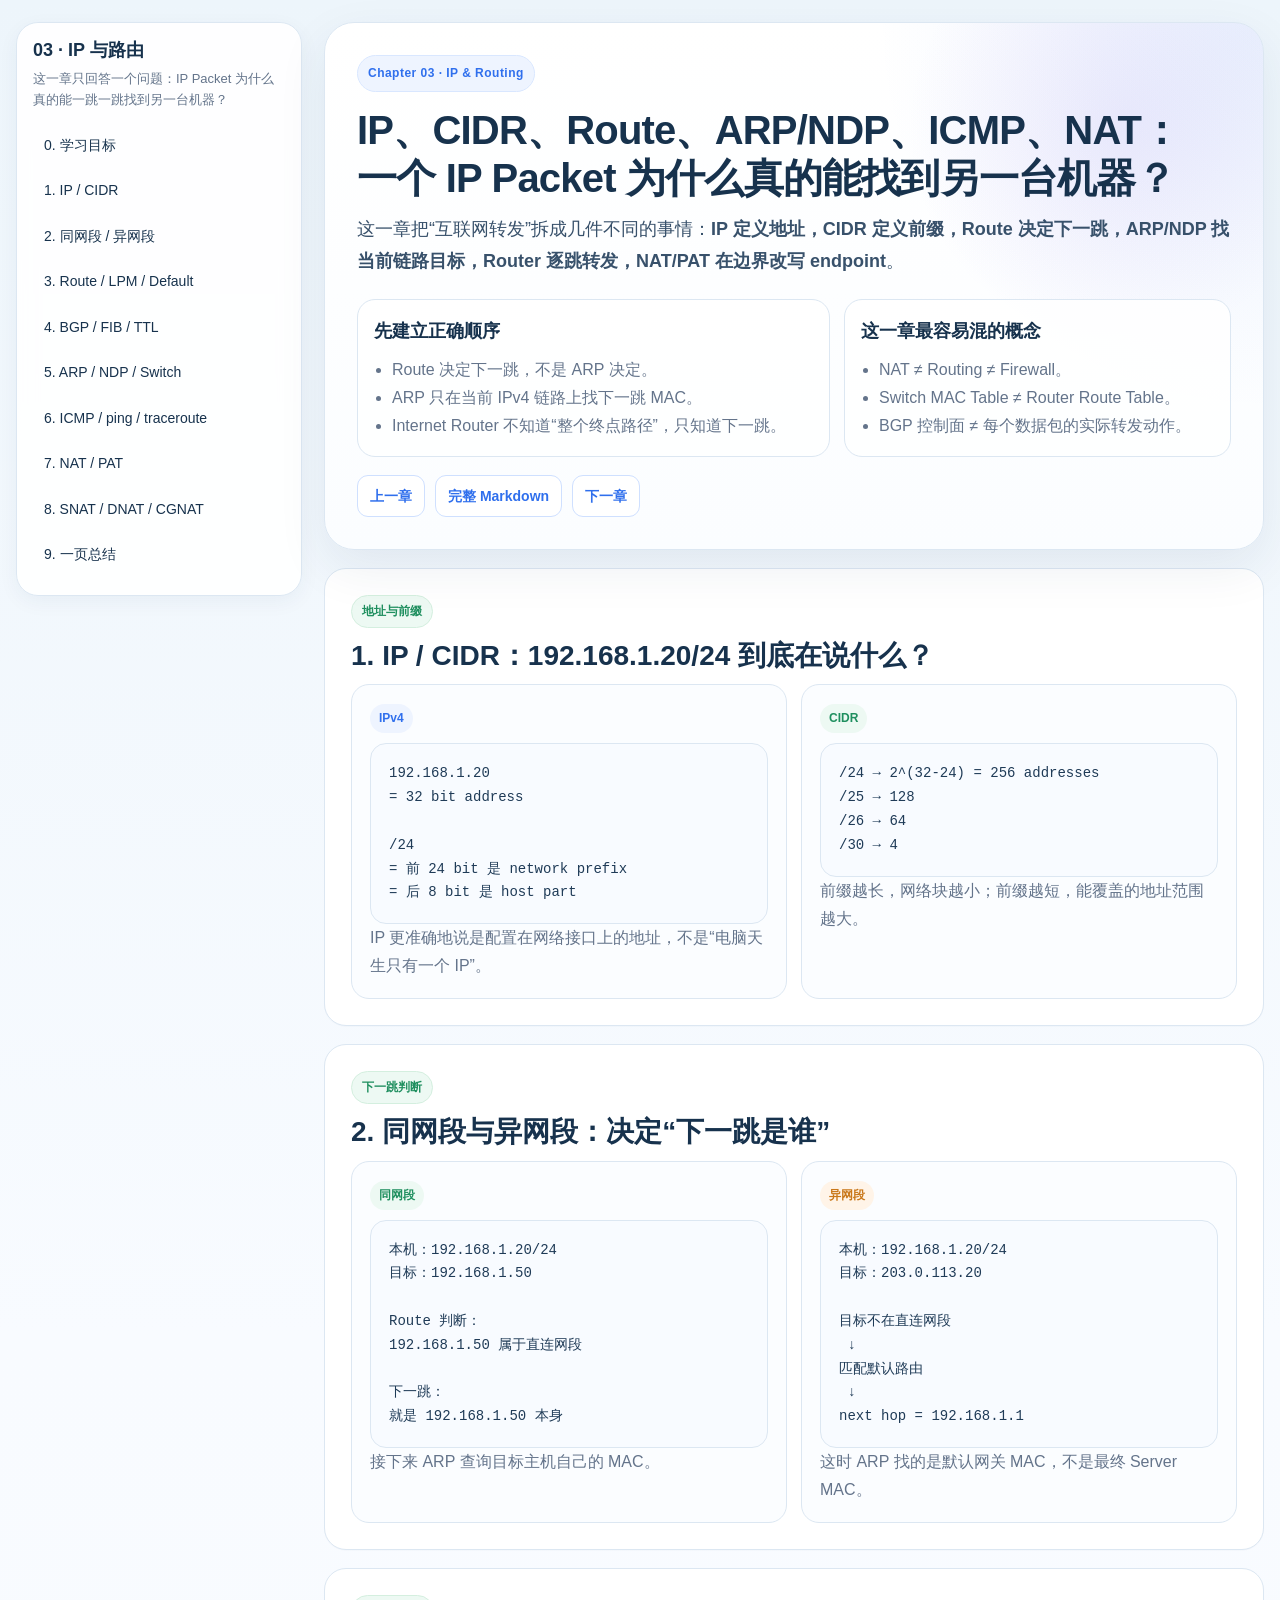
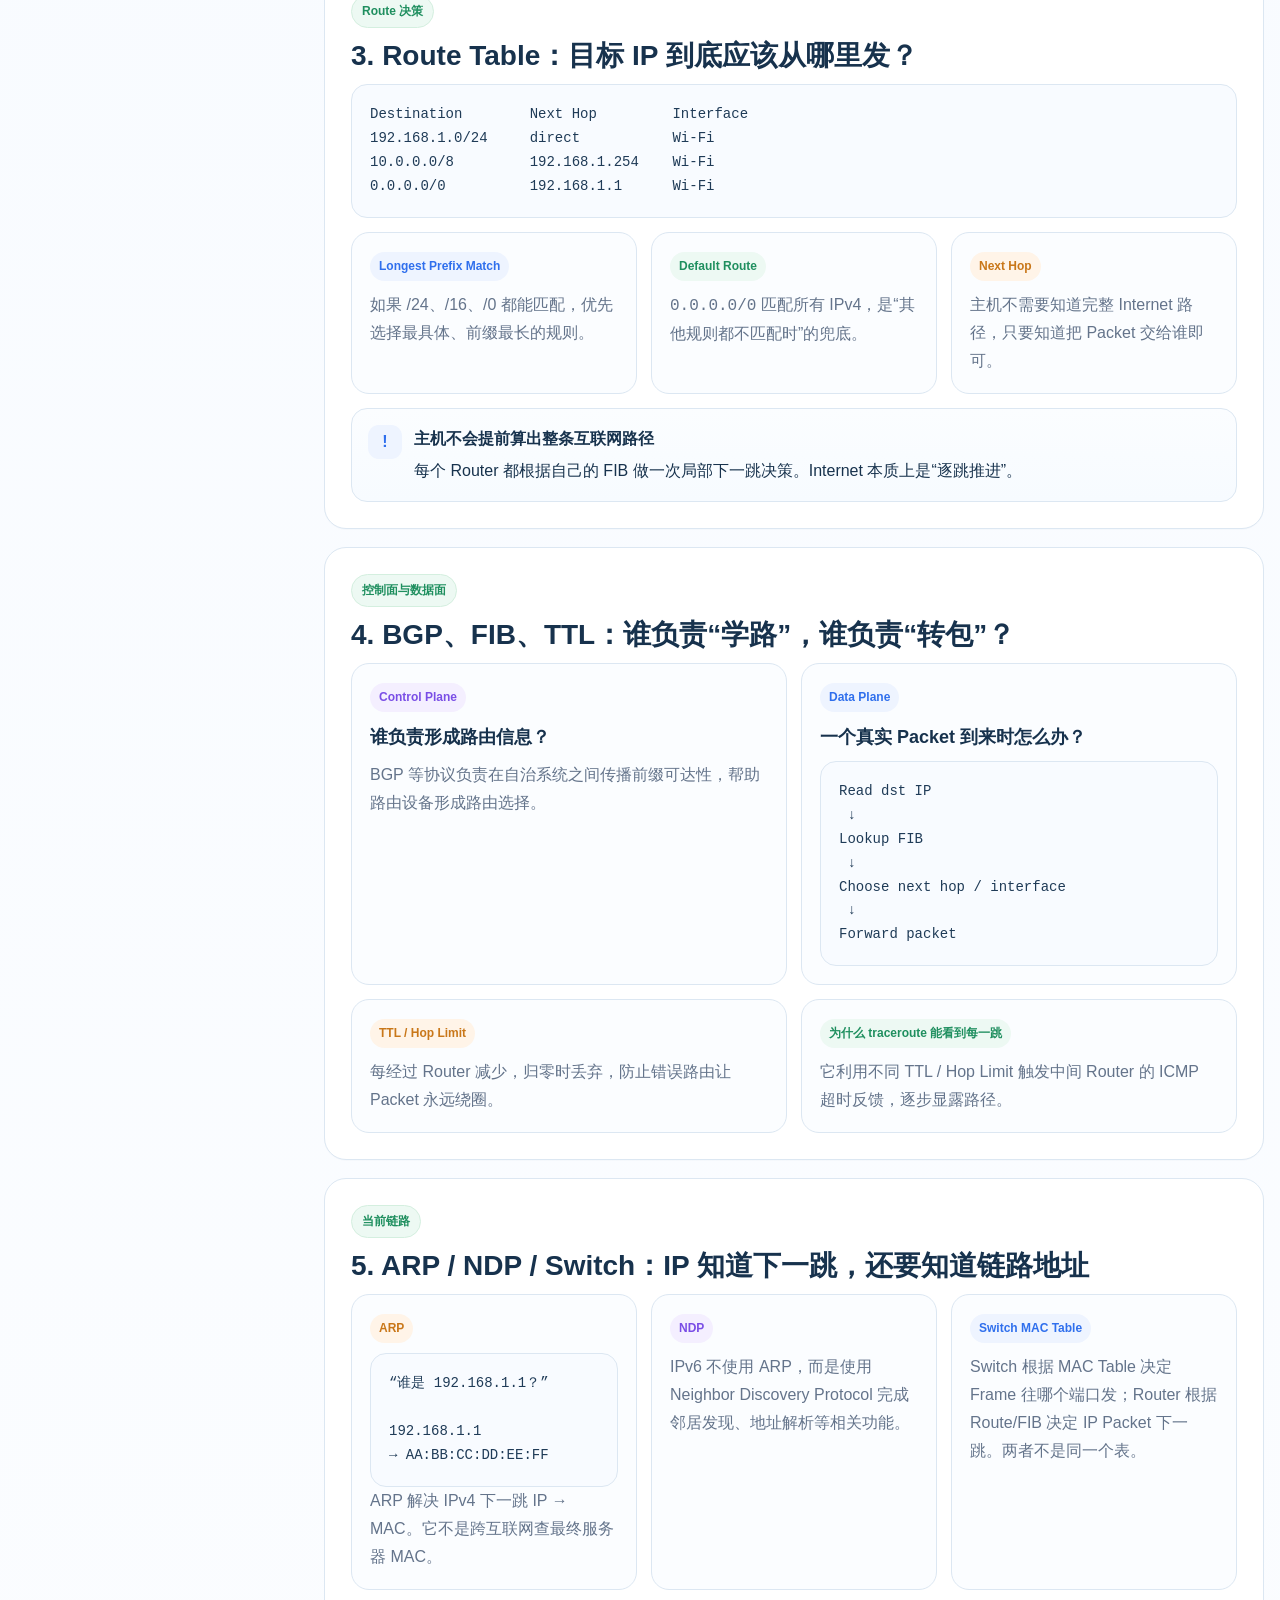
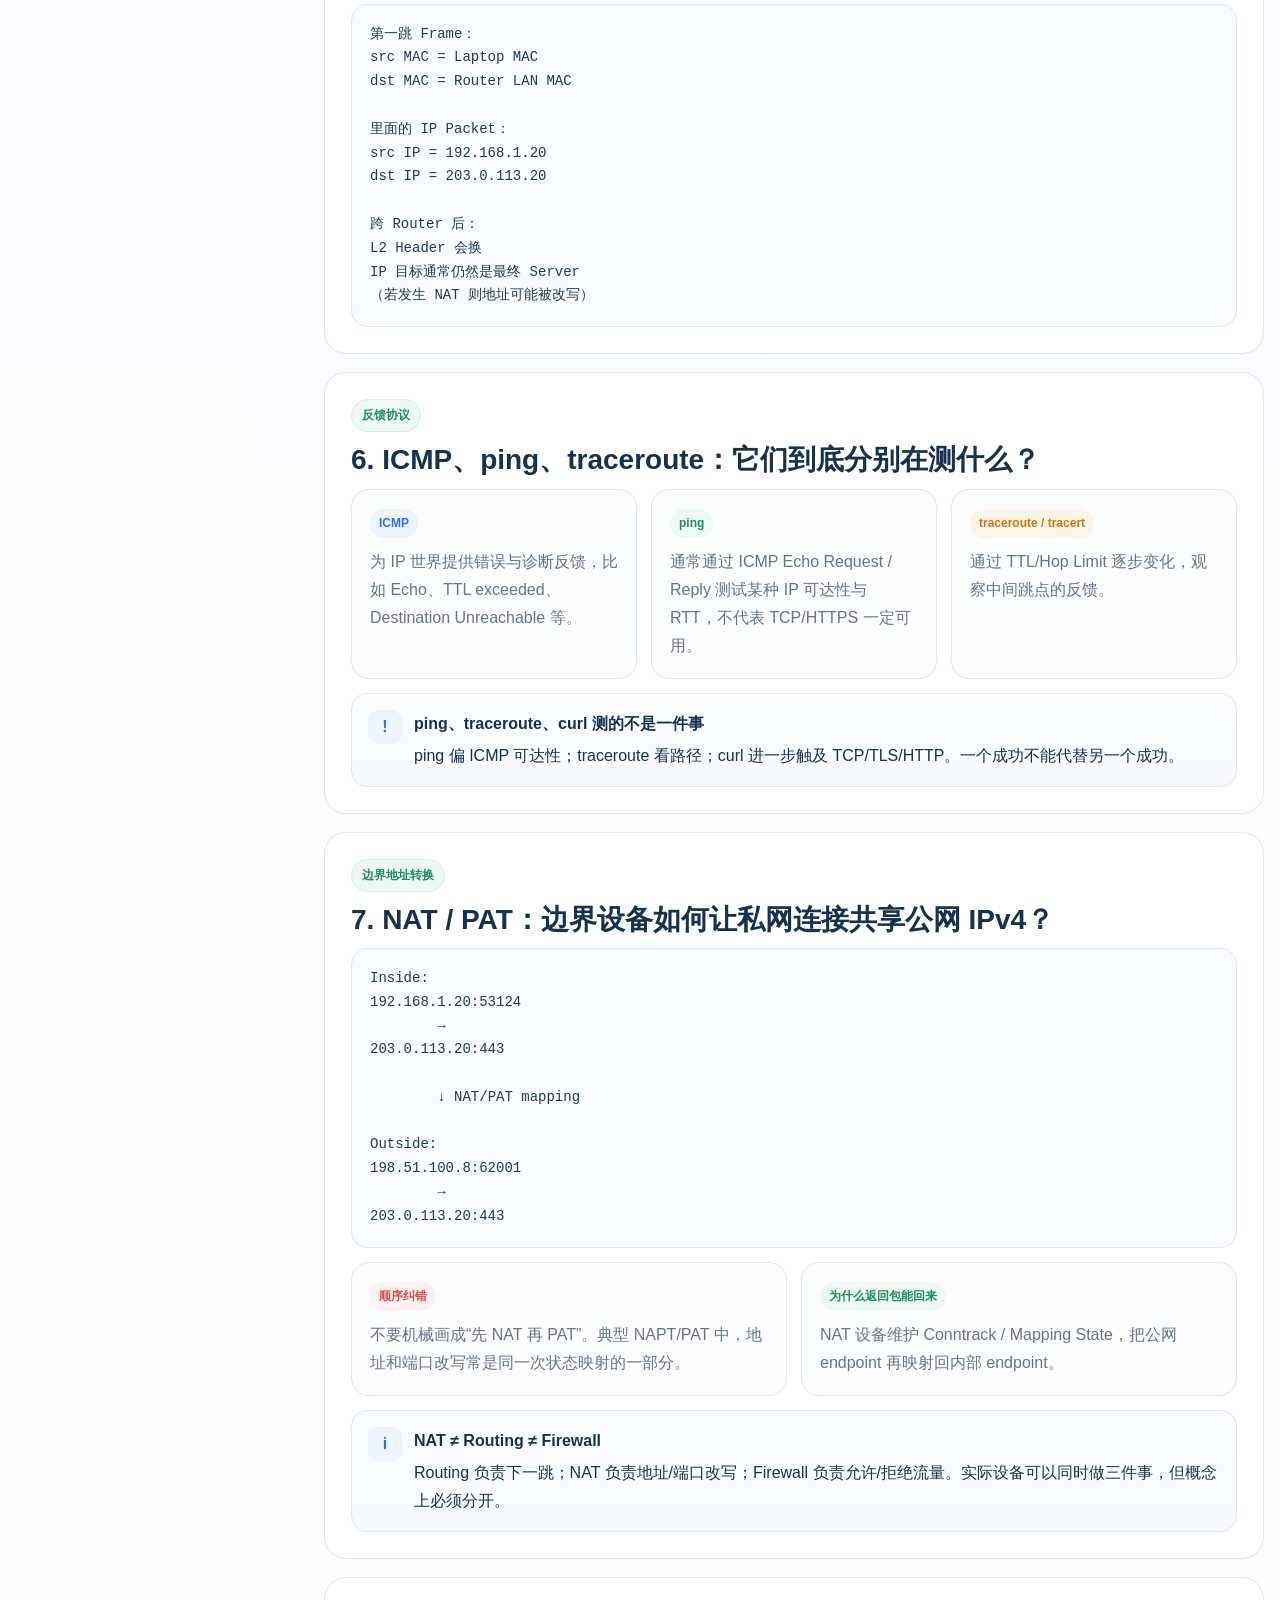
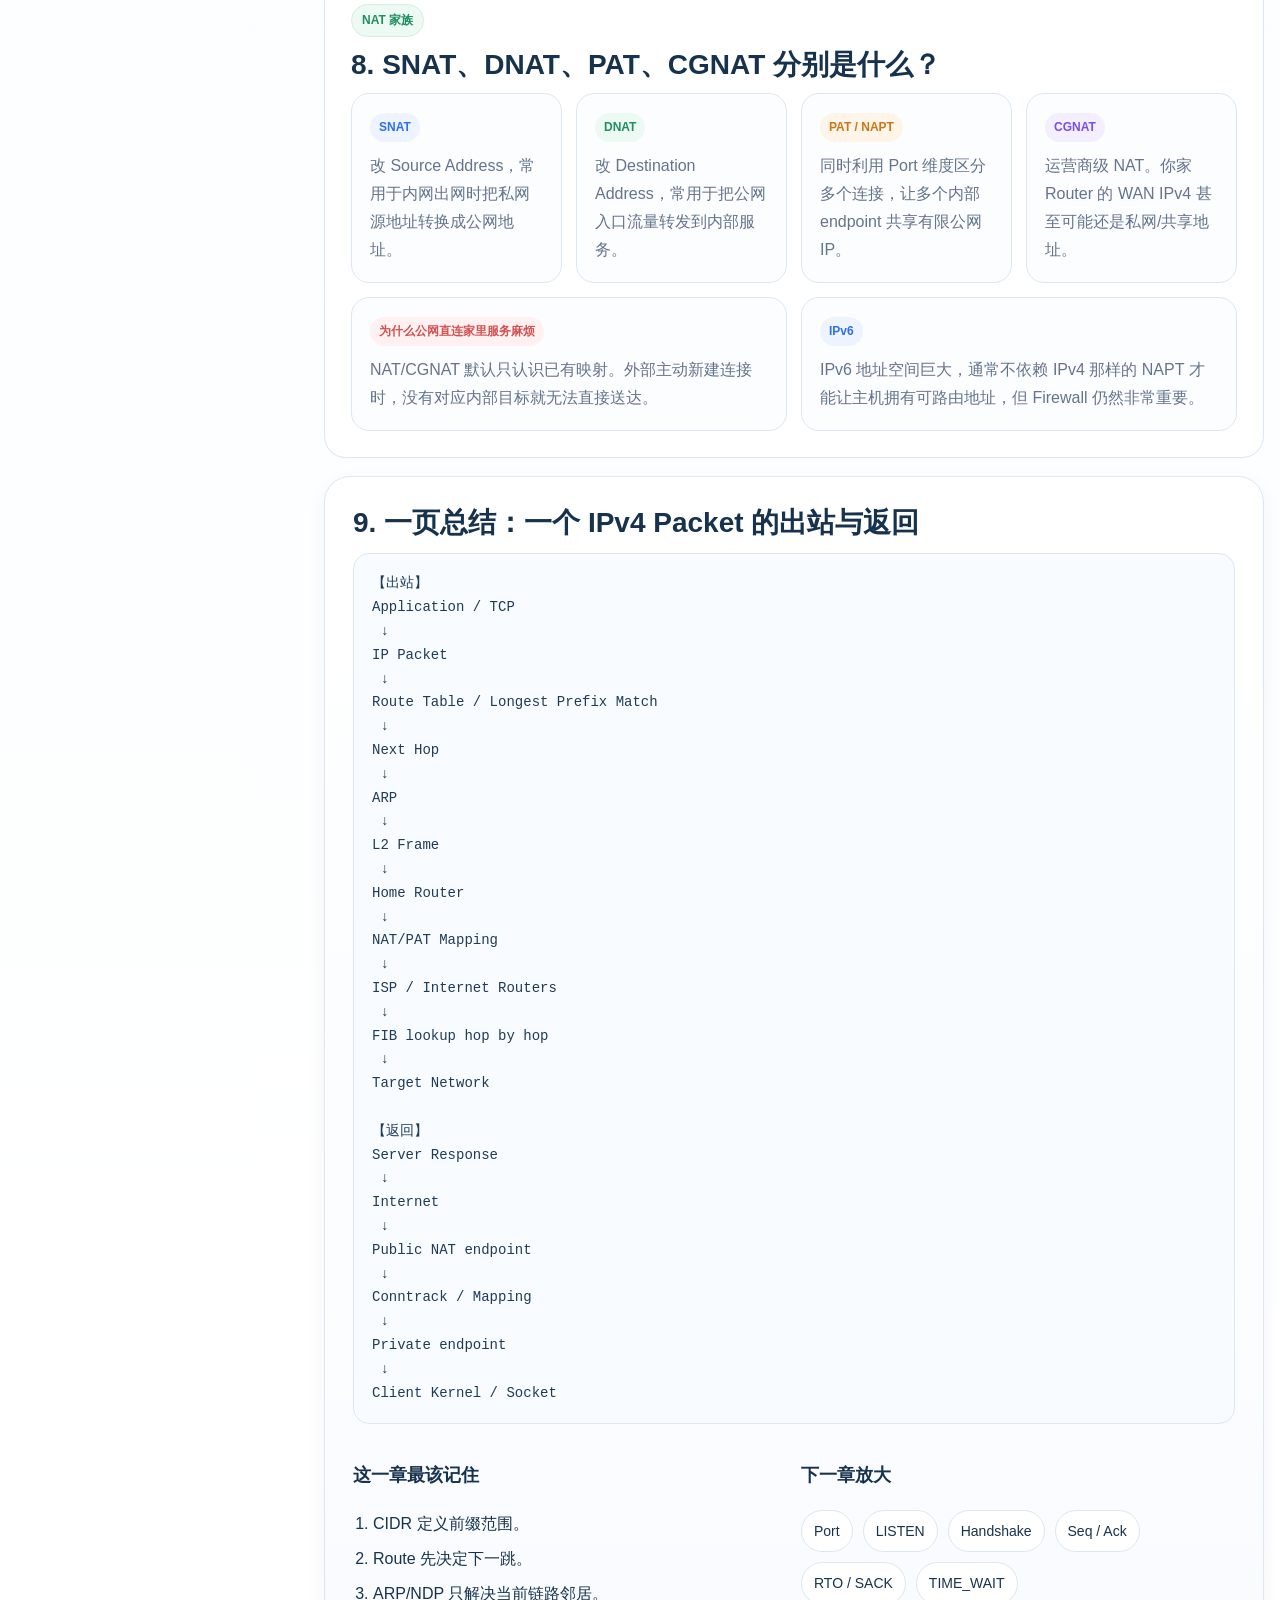
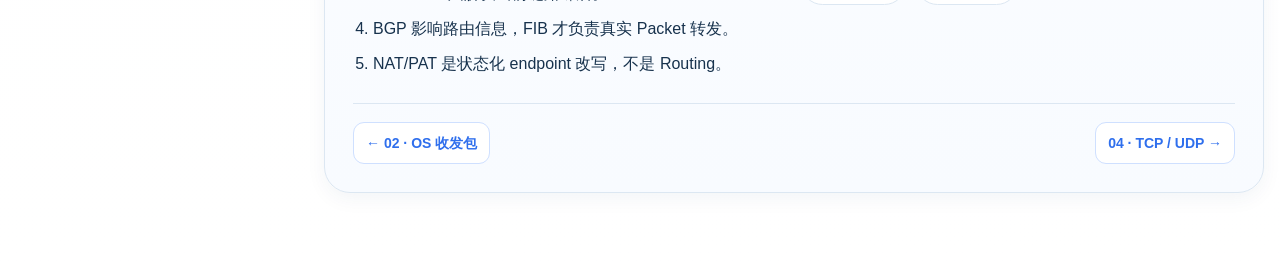
<file: network/03-ip-routing-arp-nat.html>
<!doctype html>
<html lang="zh-CN">
<head>
  <meta charset="utf-8">
  <meta name="viewport" content="width=device-width,initial-scale=1">
  <title>03｜IP、Route、ARP/NDP、ICMP、NAT</title>
  <link rel="stylesheet" href="./assets/course.css">
</head>
<body>
<div class="page">
  <aside class="toc">
    <h2>03 · IP 与路由</h2>
    <p>这一章只回答一个问题：IP Packet 为什么真的能一跳一跳找到另一台机器？</p>
    <a href="#hero">0. 学习目标</a>
    <a href="#cidr">1. IP / CIDR</a>
    <a href="#subnet">2. 同网段 / 异网段</a>
    <a href="#route">3. Route / LPM / Default</a>
    <a href="#control">4. BGP / FIB / TTL</a>
    <a href="#arp">5. ARP / NDP / Switch</a>
    <a href="#icmp">6. ICMP / ping / traceroute</a>
    <a href="#nat">7. NAT / PAT</a>
    <a href="#types">8. SNAT / DNAT / CGNAT</a>
    <a href="#summary">9. 一页总结</a>
  </aside>

  <main class="content">
    <section class="hero" id="hero">
      <span class="badge">Chapter 03 · IP & Routing</span>
      <h1>IP、CIDR、Route、ARP/NDP、ICMP、NAT：<br>一个 IP Packet 为什么真的能找到另一台机器？</h1>
      <p class="lead">这一章把“互联网转发”拆成几件不同的事情：<b>IP 定义地址，CIDR 定义前缀，Route 决定下一跳，ARP/NDP 找当前链路目标，Router 逐跳转发，NAT/PAT 在边界改写 endpoint</b>。</p>
      <div class="hero-grid">
        <div class="mini-card">
          <h3>先建立正确顺序</h3>
          <ul>
            <li>Route 决定下一跳，不是 ARP 决定。</li>
            <li>ARP 只在当前 IPv4 链路上找下一跳 MAC。</li>
            <li>Internet Router 不知道“整个终点路径”，只知道下一跳。</li>
          </ul>
        </div>
        <div class="mini-card">
          <h3>这一章最容易混的概念</h3>
          <ul>
            <li>NAT ≠ Routing ≠ Firewall。</li>
            <li>Switch MAC Table ≠ Router Route Table。</li>
            <li>BGP 控制面 ≠ 每个数据包的实际转发动作。</li>
          </ul>
        </div>
      </div>
      <div class="top-links"><a href="./02-network-model-and-packets.html">上一章</a><a href="./03-ip-routing-arp-nat.md">完整 Markdown</a><a href="./04-tcp-udp.html">下一章</a></div>
    </section>

    <section class="section" id="cidr">
      <span class="eyebrow">地址与前缀</span>
      <h2>1. IP / CIDR：192.168.1.20/24 到底在说什么？</h2>
      <div class="grid-2">
        <div class="grid-card">
          <span class="tag blue">IPv4</span>
          <div class="diagram">192.168.1.20
= 32 bit address

/24
= 前 24 bit 是 network prefix
= 后 8 bit 是 host part</div>
          <p>IP 更准确地说是配置在网络接口上的地址，不是“电脑天生只有一个 IP”。</p>
        </div>
        <div class="grid-card">
          <span class="tag green">CIDR</span>
          <div class="diagram">/24 → 2^(32-24) = 256 addresses
/25 → 128
/26 → 64
/30 → 4</div>
          <p>前缀越长，网络块越小；前缀越短，能覆盖的地址范围越大。</p>
        </div>
      </div>
    </section>

    <section class="section" id="subnet">
      <span class="eyebrow">下一跳判断</span>
      <h2>2. 同网段与异网段：决定“下一跳是谁”</h2>
      <div class="grid-2">
        <div class="grid-card">
          <span class="tag green">同网段</span>
          <div class="diagram">本机：192.168.1.20/24
目标：192.168.1.50

Route 判断：
192.168.1.50 属于直连网段

下一跳：
就是 192.168.1.50 本身</div>
          <p>接下来 ARP 查询目标主机自己的 MAC。</p>
        </div>
        <div class="grid-card">
          <span class="tag orange">异网段</span>
          <div class="diagram">本机：192.168.1.20/24
目标：203.0.113.20

目标不在直连网段
 ↓
匹配默认路由
 ↓
next hop = 192.168.1.1</div>
          <p>这时 ARP 找的是默认网关 MAC，不是最终 Server MAC。</p>
        </div>
      </div>
    </section>

    <section class="section" id="route">
      <span class="eyebrow">Route 决策</span>
      <h2>3. Route Table：目标 IP 到底应该从哪里发？</h2>
      <div class="diagram">Destination        Next Hop         Interface
192.168.1.0/24     direct           Wi-Fi
10.0.0.0/8         192.168.1.254    Wi-Fi
0.0.0.0/0          192.168.1.1      Wi-Fi</div>
      <div class="grid-3" style="margin-top:14px">
        <div class="grid-card"><span class="tag blue">Longest Prefix Match</span><p>如果 /24、/16、/0 都能匹配，优先选择最具体、前缀最长的规则。</p></div>
        <div class="grid-card"><span class="tag green">Default Route</span><p><code>0.0.0.0/0</code> 匹配所有 IPv4，是“其他规则都不匹配时”的兜底。</p></div>
        <div class="grid-card"><span class="tag orange">Next Hop</span><p>主机不需要知道完整 Internet 路径，只要知道把 Packet 交给谁即可。</p></div>
      </div>
      <div class="callout"><div class="icon">!</div><div><strong>主机不会提前算出整条互联网路径</strong><div>每个 Router 都根据自己的 FIB 做一次局部下一跳决策。Internet 本质上是“逐跳推进”。</div></div></div>
    </section>

    <section class="section" id="control">
      <span class="eyebrow">控制面与数据面</span>
      <h2>4. BGP、FIB、TTL：谁负责“学路”，谁负责“转包”？</h2>
      <div class="grid-2">
        <div class="grid-card">
          <span class="tag purple">Control Plane</span>
          <h3>谁负责形成路由信息？</h3>
          <p>BGP 等协议负责在自治系统之间传播前缀可达性，帮助路由设备形成路由选择。</p>
        </div>
        <div class="grid-card">
          <span class="tag blue">Data Plane</span>
          <h3>一个真实 Packet 到来时怎么办？</h3>
          <div class="diagram">Read dst IP
 ↓
Lookup FIB
 ↓
Choose next hop / interface
 ↓
Forward packet</div>
        </div>
      </div>
      <div class="grid-2" style="margin-top:14px">
        <div class="grid-card"><span class="tag orange">TTL / Hop Limit</span><p>每经过 Router 减少，归零时丢弃，防止错误路由让 Packet 永远绕圈。</p></div>
        <div class="grid-card"><span class="tag green">为什么 traceroute 能看到每一跳</span><p>它利用不同 TTL / Hop Limit 触发中间 Router 的 ICMP 超时反馈，逐步显露路径。</p></div>
      </div>
    </section>

    <section class="section" id="arp">
      <span class="eyebrow">当前链路</span>
      <h2>5. ARP / NDP / Switch：IP 知道下一跳，还要知道链路地址</h2>
      <div class="grid-3">
        <div class="grid-card">
          <span class="tag orange">ARP</span>
          <div class="diagram">“谁是 192.168.1.1？”

192.168.1.1
→ AA:BB:CC:DD:EE:FF</div>
          <p>ARP 解决 IPv4 下一跳 IP → MAC。它不是跨互联网查最终服务器 MAC。</p>
        </div>
        <div class="grid-card">
          <span class="tag purple">NDP</span>
          <p>IPv6 不使用 ARP，而是使用 Neighbor Discovery Protocol 完成邻居发现、地址解析等相关功能。</p>
        </div>
        <div class="grid-card">
          <span class="tag blue">Switch MAC Table</span>
          <p>Switch 根据 MAC Table 决定 Frame 往哪个端口发；Router 根据 Route/FIB 决定 IP Packet 下一跳。两者不是同一个表。</p>
        </div>
      </div>
      <div class="diagram" style="margin-top:14px">第一跳 Frame：
src MAC = Laptop MAC
dst MAC = Router LAN MAC

里面的 IP Packet：
src IP = 192.168.1.20
dst IP = 203.0.113.20

跨 Router 后：
L2 Header 会换
IP 目标通常仍然是最终 Server
（若发生 NAT 则地址可能被改写）</div>
    </section>

    <section class="section" id="icmp">
      <span class="eyebrow">反馈协议</span>
      <h2>6. ICMP、ping、traceroute：它们到底分别在测什么？</h2>
      <div class="grid-3">
        <div class="grid-card"><span class="tag blue">ICMP</span><p>为 IP 世界提供错误与诊断反馈，比如 Echo、TTL exceeded、Destination Unreachable 等。</p></div>
        <div class="grid-card"><span class="tag green">ping</span><p>通常通过 ICMP Echo Request / Reply 测试某种 IP 可达性与 RTT，不代表 TCP/HTTPS 一定可用。</p></div>
        <div class="grid-card"><span class="tag orange">traceroute / tracert</span><p>通过 TTL/Hop Limit 逐步变化，观察中间跳点的反馈。</p></div>
      </div>
      <div class="callout"><div class="icon">!</div><div><strong>ping、traceroute、curl 测的不是一件事</strong><div>ping 偏 ICMP 可达性；traceroute 看路径；curl 进一步触及 TCP/TLS/HTTP。一个成功不能代替另一个成功。</div></div></div>
    </section>

    <section class="section" id="nat">
      <span class="eyebrow">边界地址转换</span>
      <h2>7. NAT / PAT：边界设备如何让私网连接共享公网 IPv4？</h2>
      <div class="diagram">Inside:
192.168.1.20:53124
        →
203.0.113.20:443

        ↓ NAT/PAT mapping

Outside:
198.51.100.8:62001
        →
203.0.113.20:443</div>
      <div class="grid-2" style="margin-top:14px">
        <div class="grid-card"><span class="tag red">顺序纠错</span><p>不要机械画成“先 NAT 再 PAT”。典型 NAPT/PAT 中，地址和端口改写常是同一次状态映射的一部分。</p></div>
        <div class="grid-card"><span class="tag green">为什么返回包能回来</span><p>NAT 设备维护 Conntrack / Mapping State，把公网 endpoint 再映射回内部 endpoint。</p></div>
      </div>
      <div class="callout"><div class="icon">i</div><div><strong>NAT ≠ Routing ≠ Firewall</strong><div>Routing 负责下一跳；NAT 负责地址/端口改写；Firewall 负责允许/拒绝流量。实际设备可以同时做三件事，但概念上必须分开。</div></div></div>
    </section>

    <section class="section" id="types">
      <span class="eyebrow">NAT 家族</span>
      <h2>8. SNAT、DNAT、PAT、CGNAT 分别是什么？</h2>
      <div class="grid-4">
        <div class="grid-card"><span class="tag blue">SNAT</span><p>改 Source Address，常用于内网出网时把私网源地址转换成公网地址。</p></div>
        <div class="grid-card"><span class="tag green">DNAT</span><p>改 Destination Address，常用于把公网入口流量转发到内部服务。</p></div>
        <div class="grid-card"><span class="tag orange">PAT / NAPT</span><p>同时利用 Port 维度区分多个连接，让多个内部 endpoint 共享有限公网 IP。</p></div>
        <div class="grid-card"><span class="tag purple">CGNAT</span><p>运营商级 NAT。你家 Router 的 WAN IPv4 甚至可能还是私网/共享地址。</p></div>
      </div>
      <div class="grid-2" style="margin-top:14px">
        <div class="grid-card"><span class="tag red">为什么公网直连家里服务麻烦</span><p>NAT/CGNAT 默认只认识已有映射。外部主动新建连接时，没有对应内部目标就无法直接送达。</p></div>
        <div class="grid-card"><span class="tag blue">IPv6</span><p>IPv6 地址空间巨大，通常不依赖 IPv4 那样的 NAPT 才能让主机拥有可路由地址，但 Firewall 仍然非常重要。</p></div>
      </div>
    </section>

    <section class="summary" id="summary">
      <h2>9. 一页总结：一个 IPv4 Packet 的出站与返回</h2>
      <div class="diagram">【出站】
Application / TCP
 ↓
IP Packet
 ↓
Route Table / Longest Prefix Match
 ↓
Next Hop
 ↓
ARP
 ↓
L2 Frame
 ↓
Home Router
 ↓
NAT/PAT Mapping
 ↓
ISP / Internet Routers
 ↓
FIB lookup hop by hop
 ↓
Target Network

【返回】
Server Response
 ↓
Internet
 ↓
Public NAT endpoint
 ↓
Conntrack / Mapping
 ↓
Private endpoint
 ↓
Client Kernel / Socket</div>

      <div class="grid-2" style="margin-top:18px">
        <div>
          <h3>这一章最该记住</h3>
          <ol class="checklist">
            <li>CIDR 定义前缀范围。</li>
            <li>Route 先决定下一跳。</li>
            <li>ARP/NDP 只解决当前链路邻居。</li>
            <li>BGP 影响路由信息，FIB 才负责真实 Packet 转发。</li>
            <li>NAT/PAT 是状态化 endpoint 改写，不是 Routing。</li>
          </ol>
        </div>
        <div>
          <h3>下一章放大</h3>
          <div class="pill-list">
            <span class="pill">Port</span><span class="pill">LISTEN</span><span class="pill">Handshake</span>
            <span class="pill">Seq / Ack</span><span class="pill">RTO / SACK</span><span class="pill">TIME_WAIT</span>
          </div>
        </div>
      </div>
      <div class="chapter-nav"><a href="./02-network-model-and-packets.html">← 02 · OS 收发包</a><a href="./04-tcp-udp.html">04 · TCP / UDP →</a></div>
    </section>
  </main>
</div>
</body>
</html>
</file>
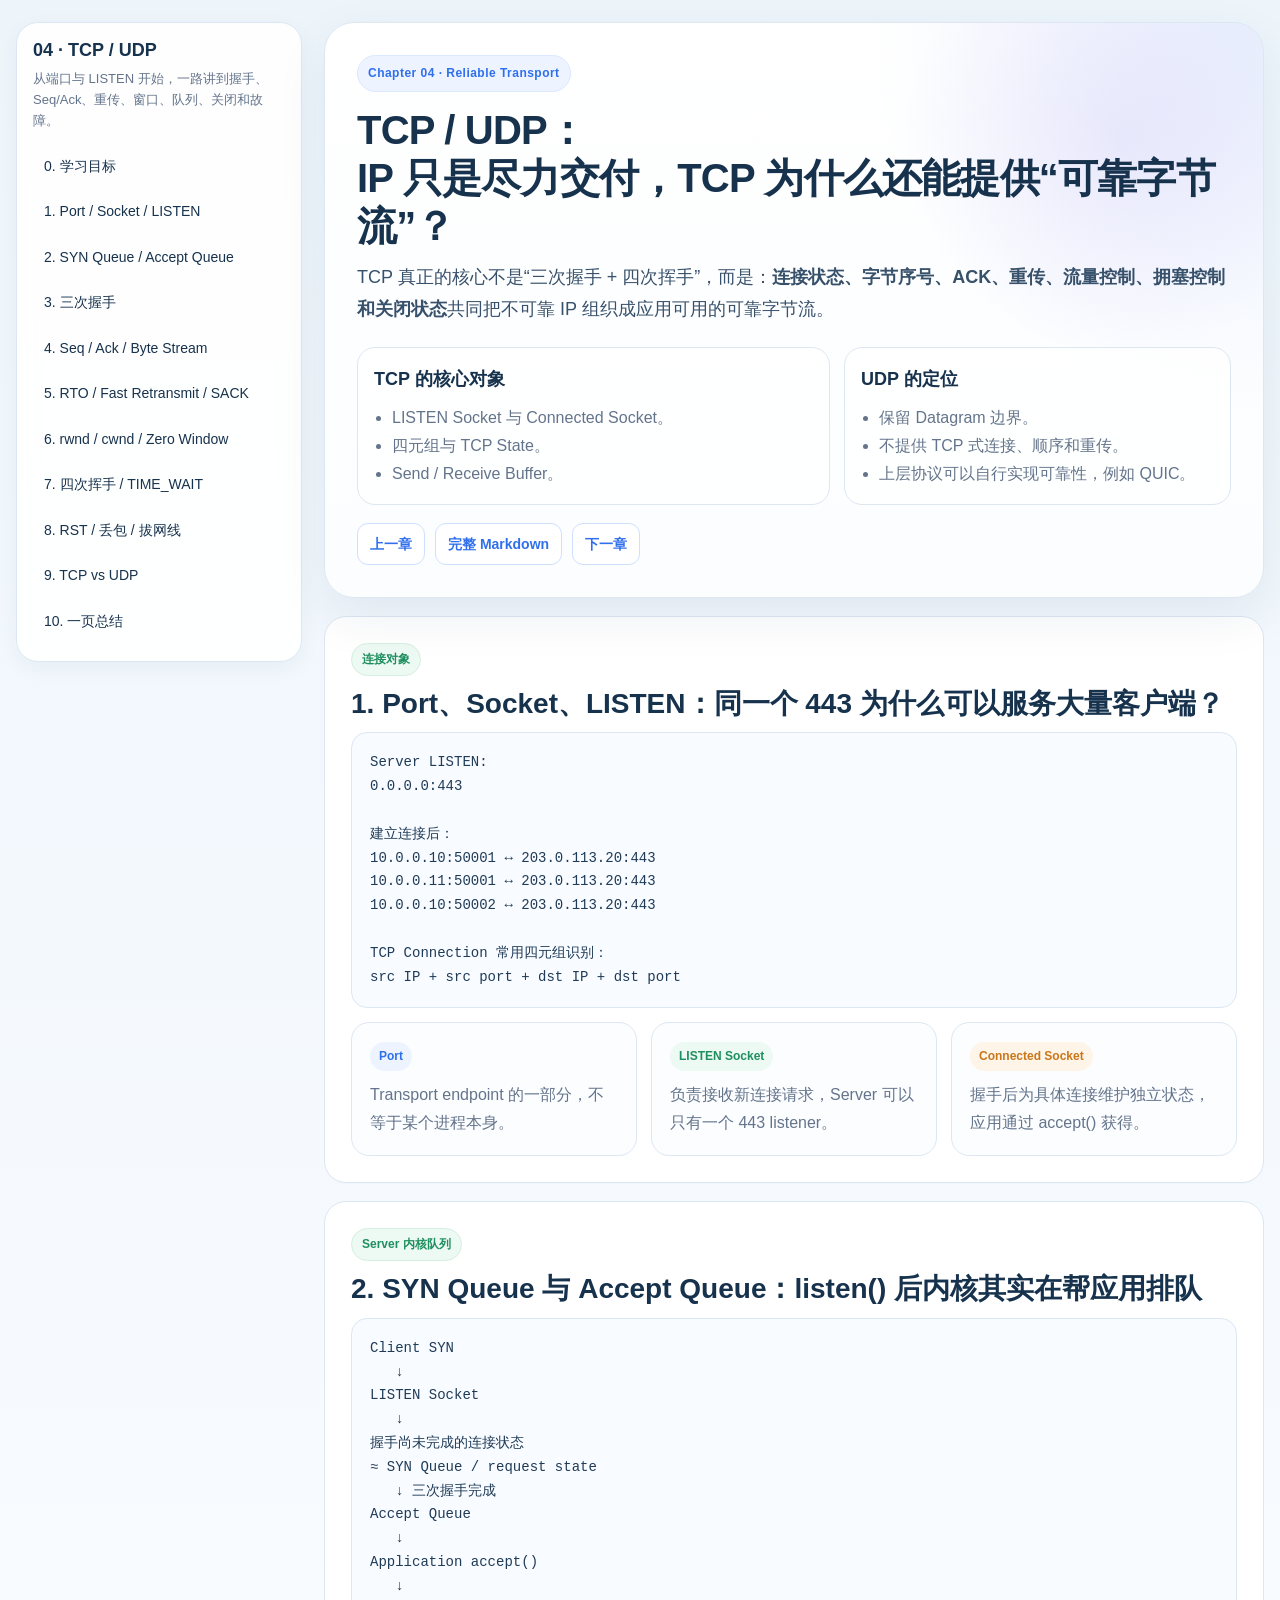
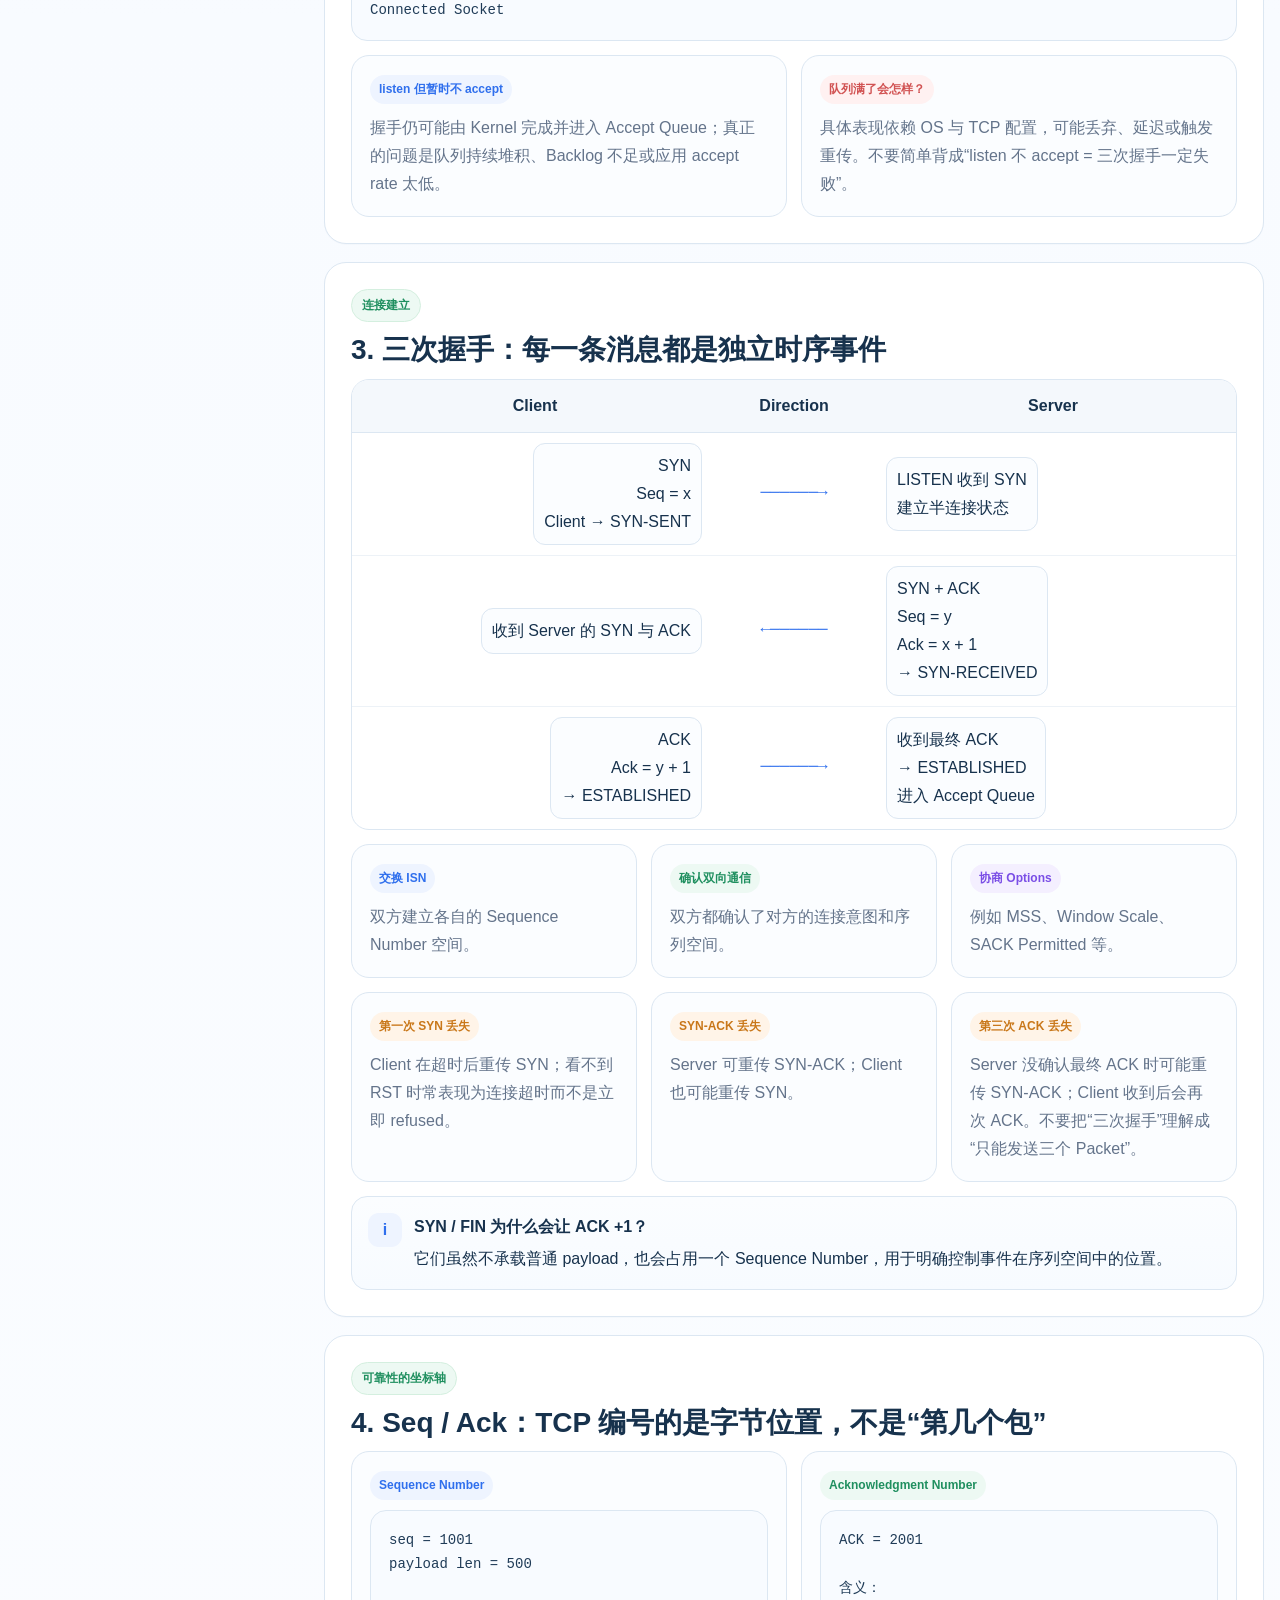
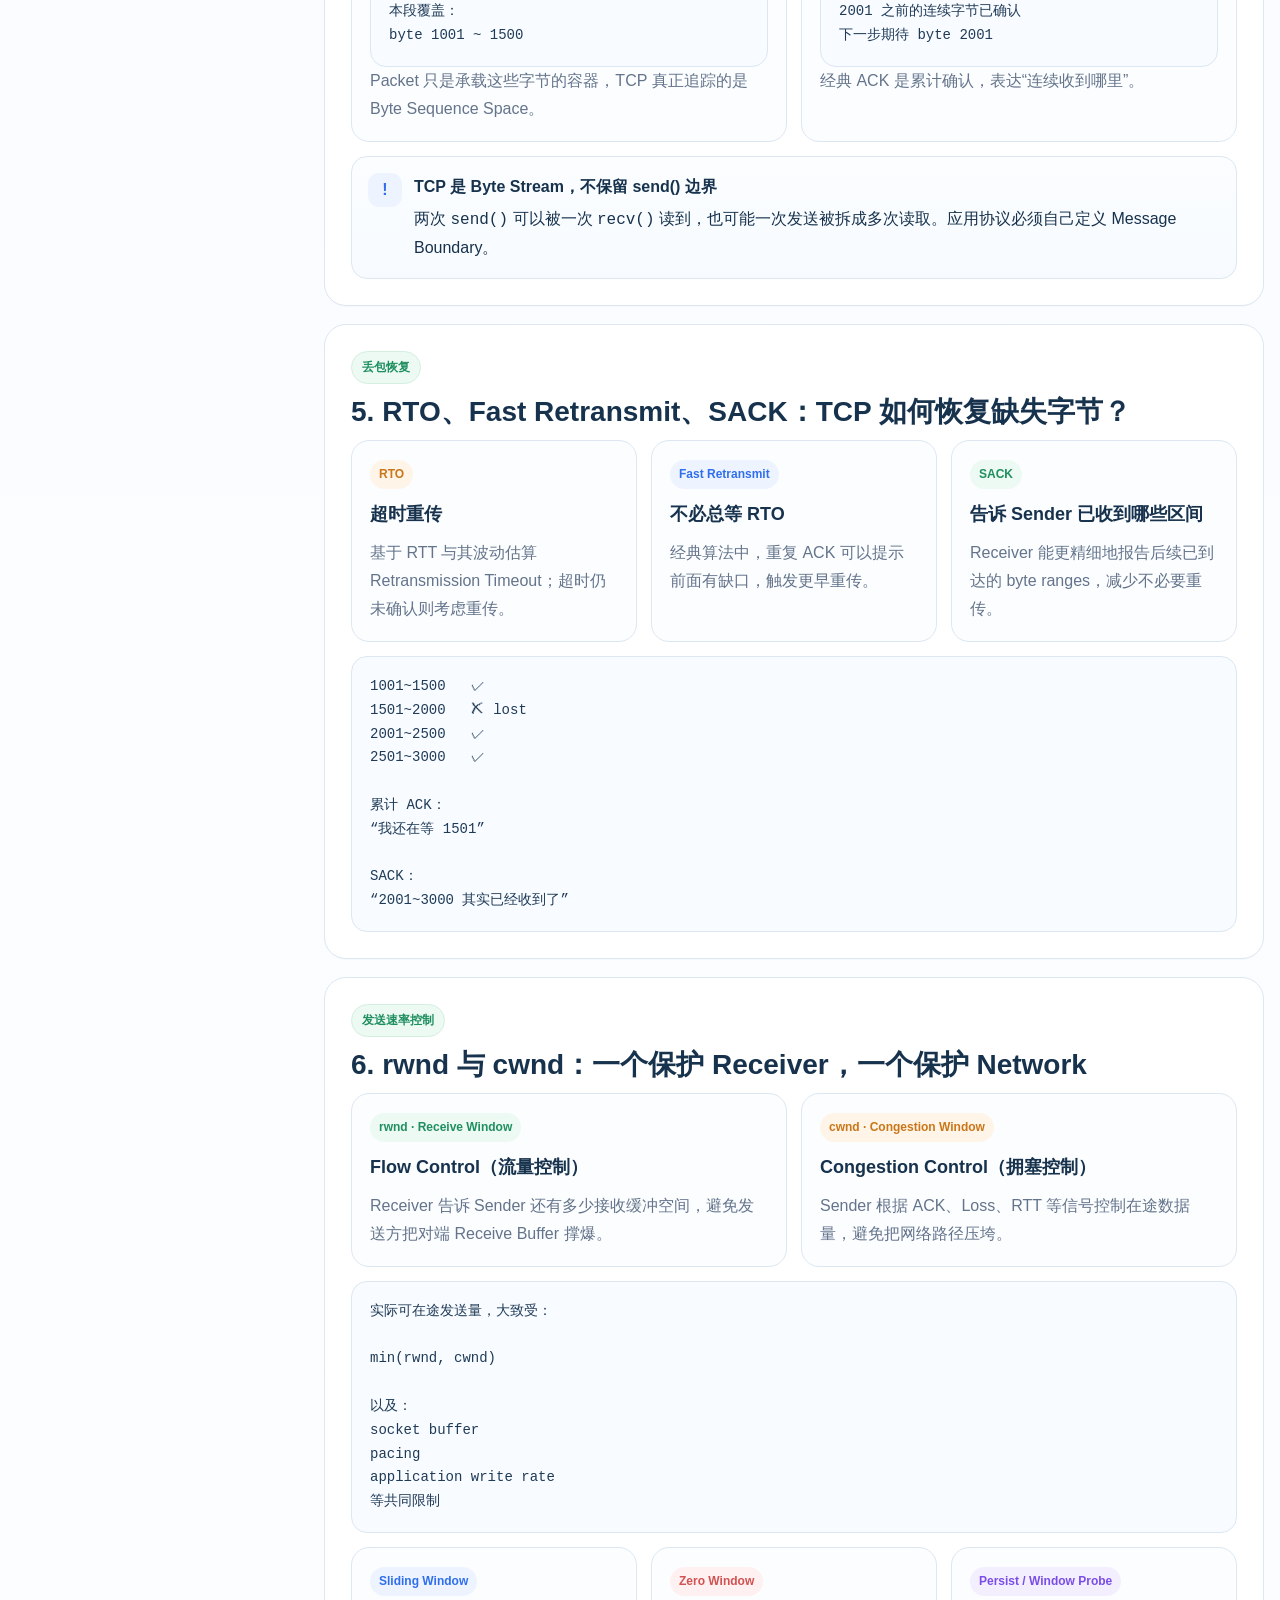
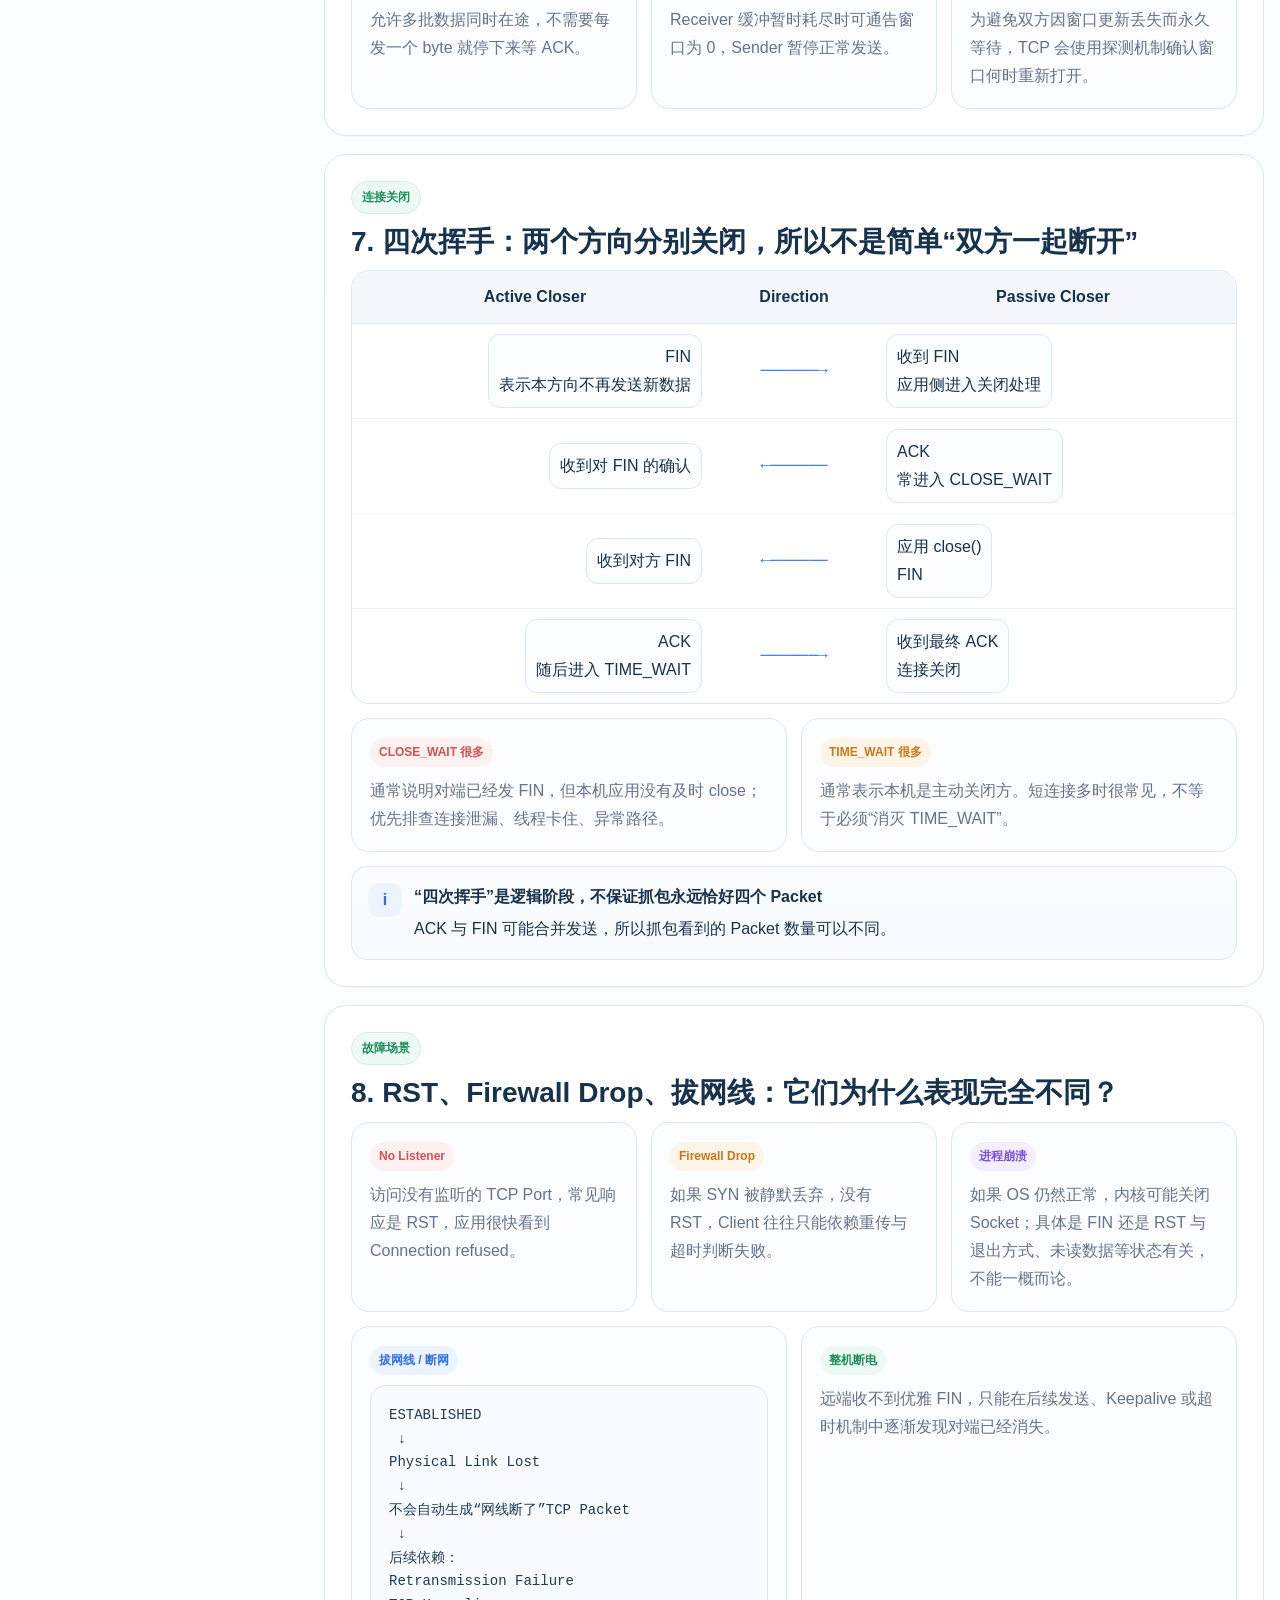
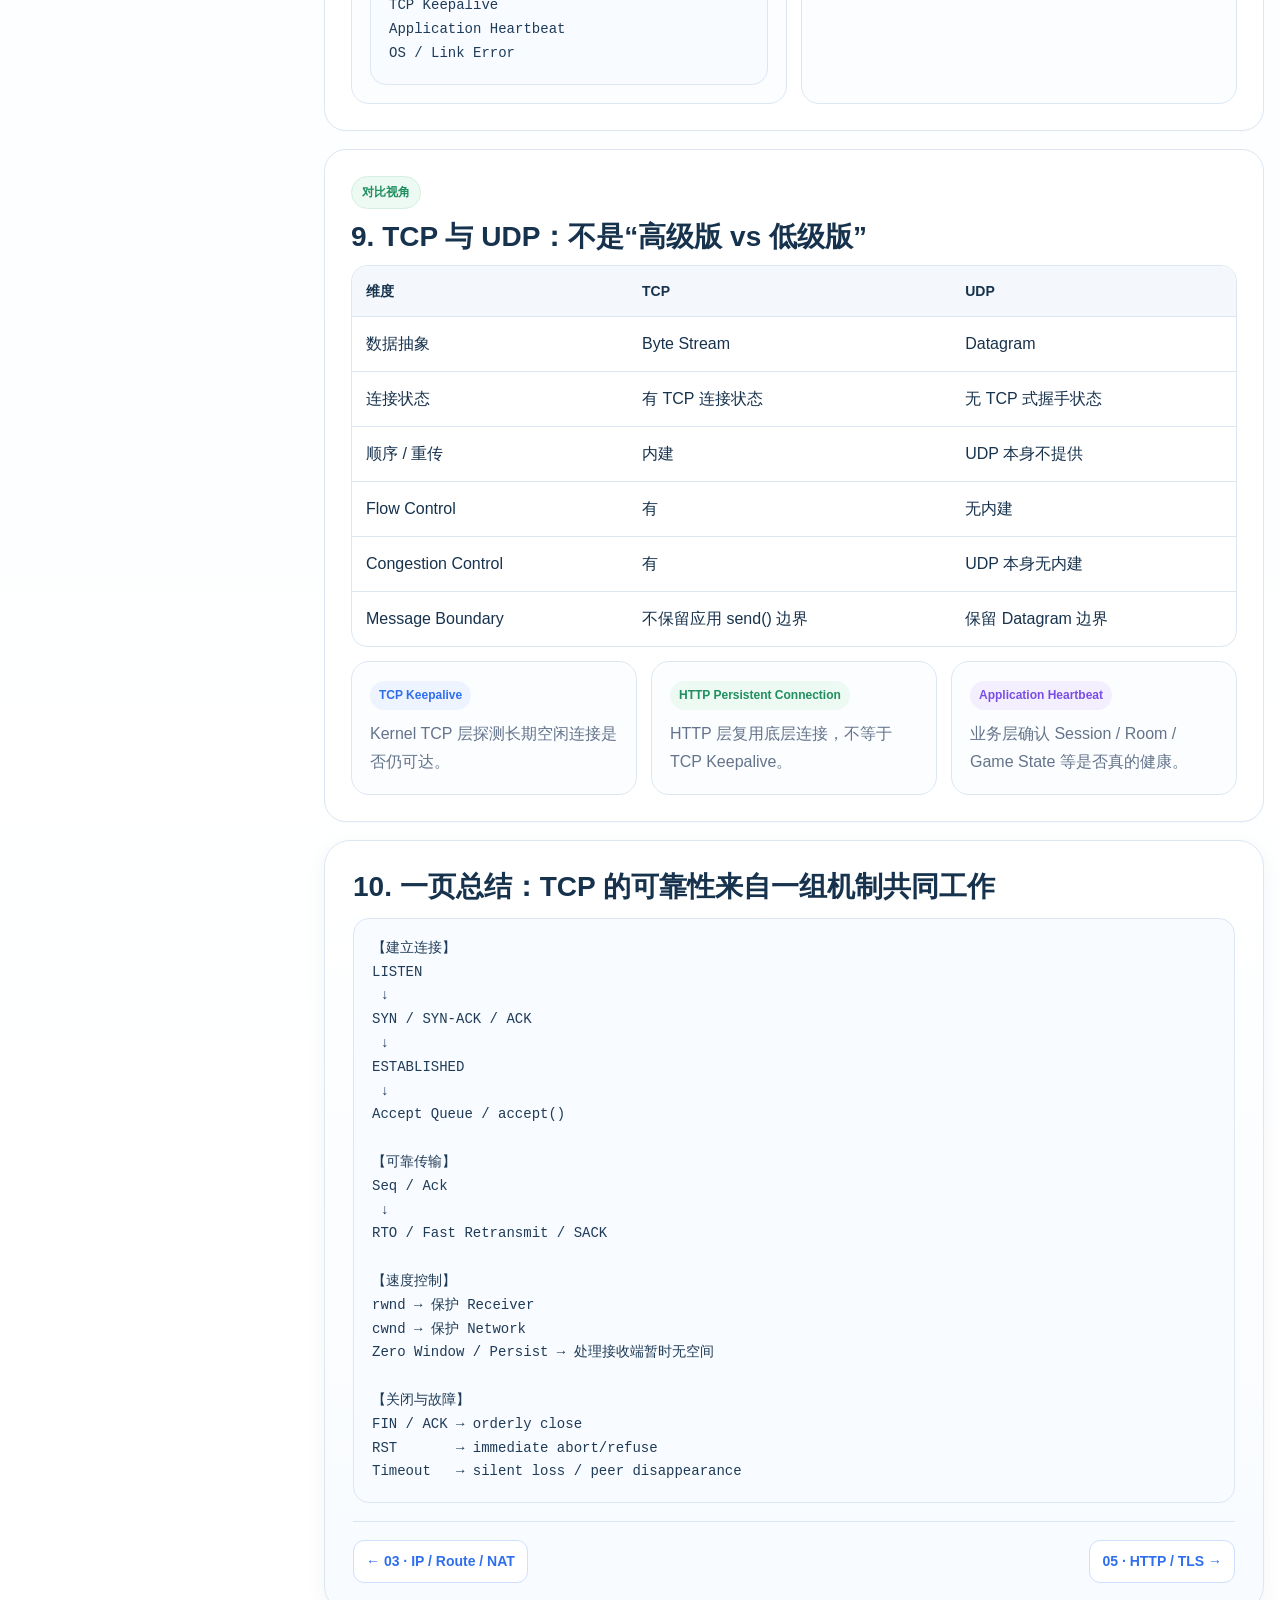
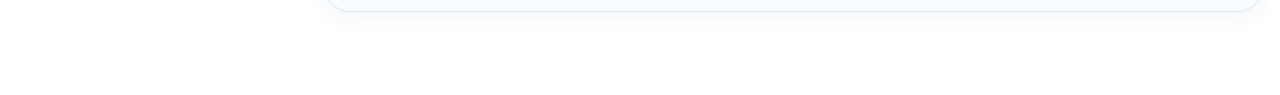
<file: network/04-tcp-udp.html>
<!doctype html>
<html lang="zh-CN">
<head>
  <meta charset="utf-8">
  <meta name="viewport" content="width=device-width,initial-scale=1">
  <title>04｜TCP / UDP</title>
  <link rel="stylesheet" href="./assets/course.css">
</head>
<body>
<div class="page">
  <aside class="toc">
    <h2>04 · TCP / UDP</h2>
    <p>从端口与 LISTEN 开始，一路讲到握手、Seq/Ack、重传、窗口、队列、关闭和故障。</p>
    <a href="#hero">0. 学习目标</a>
    <a href="#socket">1. Port / Socket / LISTEN</a>
    <a href="#queues">2. SYN Queue / Accept Queue</a>
    <a href="#handshake">3. 三次握手</a>
    <a href="#seq">4. Seq / Ack / Byte Stream</a>
    <a href="#reliable">5. RTO / Fast Retransmit / SACK</a>
    <a href="#window">6. rwnd / cwnd / Zero Window</a>
    <a href="#close">7. 四次挥手 / TIME_WAIT</a>
    <a href="#failure">8. RST / 丢包 / 拔网线</a>
    <a href="#udp">9. TCP vs UDP</a>
    <a href="#summary">10. 一页总结</a>
  </aside>

  <main class="content">
    <section class="hero" id="hero">
      <span class="badge">Chapter 04 · Reliable Transport</span>
      <h1>TCP / UDP：<br>IP 只是尽力交付，TCP 为什么还能提供“可靠字节流”？</h1>
      <p class="lead">TCP 真正的核心不是“三次握手 + 四次挥手”，而是：<b>连接状态、字节序号、ACK、重传、流量控制、拥塞控制和关闭状态</b>共同把不可靠 IP 组织成应用可用的可靠字节流。</p>
      <div class="hero-grid">
        <div class="mini-card">
          <h3>TCP 的核心对象</h3>
          <ul>
            <li>LISTEN Socket 与 Connected Socket。</li>
            <li>四元组与 TCP State。</li>
            <li>Send / Receive Buffer。</li>
          </ul>
        </div>
        <div class="mini-card">
          <h3>UDP 的定位</h3>
          <ul>
            <li>保留 Datagram 边界。</li>
            <li>不提供 TCP 式连接、顺序和重传。</li>
            <li>上层协议可以自行实现可靠性，例如 QUIC。</li>
          </ul>
        </div>
      </div>
      <div class="top-links"><a href="./03-ip-routing-arp-nat.html">上一章</a><a href="./04-tcp-udp.md">完整 Markdown</a><a href="./05-http-https-tls.html">下一章</a></div>
    </section>

    <section class="section" id="socket">
      <span class="eyebrow">连接对象</span>
      <h2>1. Port、Socket、LISTEN：同一个 443 为什么可以服务大量客户端？</h2>
      <div class="diagram">Server LISTEN:
0.0.0.0:443

建立连接后：
10.0.0.10:50001 ↔ 203.0.113.20:443
10.0.0.11:50001 ↔ 203.0.113.20:443
10.0.0.10:50002 ↔ 203.0.113.20:443

TCP Connection 常用四元组识别：
src IP + src port + dst IP + dst port</div>
      <div class="grid-3" style="margin-top:14px">
        <div class="grid-card"><span class="tag blue">Port</span><p>Transport endpoint 的一部分，不等于某个进程本身。</p></div>
        <div class="grid-card"><span class="tag green">LISTEN Socket</span><p>负责接收新连接请求，Server 可以只有一个 443 listener。</p></div>
        <div class="grid-card"><span class="tag orange">Connected Socket</span><p>握手后为具体连接维护独立状态，应用通过 accept() 获得。</p></div>
      </div>
    </section>

    <section class="section" id="queues">
      <span class="eyebrow">Server 内核队列</span>
      <h2>2. SYN Queue 与 Accept Queue：listen() 后内核其实在帮应用排队</h2>
      <div class="diagram">Client SYN
   ↓
LISTEN Socket
   ↓
握手尚未完成的连接状态
≈ SYN Queue / request state
   ↓ 三次握手完成
Accept Queue
   ↓
Application accept()
   ↓
Connected Socket</div>
      <div class="grid-2" style="margin-top:14px">
        <div class="grid-card">
          <span class="tag blue">listen 但暂时不 accept</span>
          <p>握手仍可能由 Kernel 完成并进入 Accept Queue；真正的问题是队列持续堆积、Backlog 不足或应用 accept rate 太低。</p>
        </div>
        <div class="grid-card">
          <span class="tag red">队列满了会怎样？</span>
          <p>具体表现依赖 OS 与 TCP 配置，可能丢弃、延迟或触发重传。不要简单背成“listen 不 accept = 三次握手一定失败”。</p>
        </div>
      </div>
    </section>

    <section class="section" id="handshake">
      <span class="eyebrow">连接建立</span>
      <h2>3. 三次握手：每一条消息都是独立时序事件</h2>
      <div class="sequence">
        <div class="seq-head"><div>Client</div><div>Direction</div><div>Server</div></div>
        <div class="seq-row">
          <div class="seq-side left"><div class="seq-msg">SYN<br>Seq = x<br>Client → SYN-SENT</div></div>
          <div class="seq-arrow">──────→</div>
          <div class="seq-side right"><div class="seq-msg">LISTEN 收到 SYN<br>建立半连接状态</div></div>
        </div>
        <div class="seq-row">
          <div class="seq-side left"><div class="seq-msg">收到 Server 的 SYN 与 ACK</div></div>
          <div class="seq-arrow">←──────</div>
          <div class="seq-side right"><div class="seq-msg">SYN + ACK<br>Seq = y<br>Ack = x + 1<br>→ SYN-RECEIVED</div></div>
        </div>
        <div class="seq-row">
          <div class="seq-side left"><div class="seq-msg">ACK<br>Ack = y + 1<br>→ ESTABLISHED</div></div>
          <div class="seq-arrow">──────→</div>
          <div class="seq-side right"><div class="seq-msg">收到最终 ACK<br>→ ESTABLISHED<br>进入 Accept Queue</div></div>
        </div>
      </div>

      <div class="grid-3" style="margin-top:14px">
        <div class="grid-card"><span class="tag blue">交换 ISN</span><p>双方建立各自的 Sequence Number 空间。</p></div>
        <div class="grid-card"><span class="tag green">确认双向通信</span><p>双方都确认了对方的连接意图和序列空间。</p></div>
        <div class="grid-card"><span class="tag purple">协商 Options</span><p>例如 MSS、Window Scale、SACK Permitted 等。</p></div>
      </div>

      <div class="grid-3" style="margin-top:14px">
        <div class="grid-card"><span class="tag orange">第一次 SYN 丢失</span><p>Client 在超时后重传 SYN；看不到 RST 时常表现为连接超时而不是立即 refused。</p></div>
        <div class="grid-card"><span class="tag orange">SYN-ACK 丢失</span><p>Server 可重传 SYN-ACK；Client 也可能重传 SYN。</p></div>
        <div class="grid-card"><span class="tag orange">第三次 ACK 丢失</span><p>Server 没确认最终 ACK 时可能重传 SYN-ACK；Client 收到后会再次 ACK。不要把“三次握手”理解成“只能发送三个 Packet”。</p></div>
      </div>
      <div class="callout"><div class="icon">i</div><div><strong>SYN / FIN 为什么会让 ACK +1？</strong><div>它们虽然不承载普通 payload，也会占用一个 Sequence Number，用于明确控制事件在序列空间中的位置。</div></div></div>
    </section>

    <section class="section" id="seq">
      <span class="eyebrow">可靠性的坐标轴</span>
      <h2>4. Seq / Ack：TCP 编号的是字节位置，不是“第几个包”</h2>
      <div class="grid-2">
        <div class="grid-card">
          <span class="tag blue">Sequence Number</span>
          <div class="diagram">seq = 1001
payload len = 500

本段覆盖：
byte 1001 ~ 1500</div>
          <p>Packet 只是承载这些字节的容器，TCP 真正追踪的是 Byte Sequence Space。</p>
        </div>
        <div class="grid-card">
          <span class="tag green">Acknowledgment Number</span>
          <div class="diagram">ACK = 2001

含义：
2001 之前的连续字节已确认
下一步期待 byte 2001</div>
          <p>经典 ACK 是累计确认，表达“连续收到哪里”。</p>
        </div>
      </div>
      <div class="callout"><div class="icon">!</div><div><strong>TCP 是 Byte Stream，不保留 send() 边界</strong><div>两次 <code>send()</code> 可以被一次 <code>recv()</code> 读到，也可能一次发送被拆成多次读取。应用协议必须自己定义 Message Boundary。</div></div></div>
    </section>

    <section class="section" id="reliable">
      <span class="eyebrow">丢包恢复</span>
      <h2>5. RTO、Fast Retransmit、SACK：TCP 如何恢复缺失字节？</h2>
      <div class="grid-3">
        <div class="grid-card"><span class="tag orange">RTO</span><h3>超时重传</h3><p>基于 RTT 与其波动估算 Retransmission Timeout；超时仍未确认则考虑重传。</p></div>
        <div class="grid-card"><span class="tag blue">Fast Retransmit</span><h3>不必总等 RTO</h3><p>经典算法中，重复 ACK 可以提示前面有缺口，触发更早重传。</p></div>
        <div class="grid-card"><span class="tag green">SACK</span><h3>告诉 Sender 已收到哪些区间</h3><p>Receiver 能更精细地报告后续已到达的 byte ranges，减少不必要重传。</p></div>
      </div>
      <div class="diagram" style="margin-top:14px">1001~1500   ✓
1501~2000   ✗ lost
2001~2500   ✓
2501~3000   ✓

累计 ACK：
“我还在等 1501”

SACK：
“2001~3000 其实已经收到了”</div>
    </section>

    <section class="section" id="window">
      <span class="eyebrow">发送速率控制</span>
      <h2>6. rwnd 与 cwnd：一个保护 Receiver，一个保护 Network</h2>
      <div class="grid-2">
        <div class="grid-card">
          <span class="tag green">rwnd · Receive Window</span>
          <h3>Flow Control（流量控制）</h3>
          <p>Receiver 告诉 Sender 还有多少接收缓冲空间，避免发送方把对端 Receive Buffer 撑爆。</p>
        </div>
        <div class="grid-card">
          <span class="tag orange">cwnd · Congestion Window</span>
          <h3>Congestion Control（拥塞控制）</h3>
          <p>Sender 根据 ACK、Loss、RTT 等信号控制在途数据量，避免把网络路径压垮。</p>
        </div>
      </div>
      <div class="diagram" style="margin-top:14px">实际可在途发送量，大致受：

min(rwnd, cwnd)

以及：
socket buffer
pacing
application write rate
等共同限制</div>
      <div class="grid-3" style="margin-top:14px">
        <div class="grid-card"><span class="tag blue">Sliding Window</span><p>允许多批数据同时在途，不需要每发一个 byte 就停下来等 ACK。</p></div>
        <div class="grid-card"><span class="tag red">Zero Window</span><p>Receiver 缓冲暂时耗尽时可通告窗口为 0，Sender 暂停正常发送。</p></div>
        <div class="grid-card"><span class="tag purple">Persist / Window Probe</span><p>为避免双方因窗口更新丢失而永久等待，TCP 会使用探测机制确认窗口何时重新打开。</p></div>
      </div>
    </section>

    <section class="section" id="close">
      <span class="eyebrow">连接关闭</span>
      <h2>7. 四次挥手：两个方向分别关闭，所以不是简单“双方一起断开”</h2>
      <div class="sequence">
        <div class="seq-head"><div>Active Closer</div><div>Direction</div><div>Passive Closer</div></div>
        <div class="seq-row">
          <div class="seq-side left"><div class="seq-msg">FIN<br>表示本方向不再发送新数据</div></div>
          <div class="seq-arrow">──────→</div>
          <div class="seq-side right"><div class="seq-msg">收到 FIN<br>应用侧进入关闭处理</div></div>
        </div>
        <div class="seq-row">
          <div class="seq-side left"><div class="seq-msg">收到对 FIN 的确认</div></div>
          <div class="seq-arrow">←──────</div>
          <div class="seq-side right"><div class="seq-msg">ACK<br>常进入 CLOSE_WAIT</div></div>
        </div>
        <div class="seq-row">
          <div class="seq-side left"><div class="seq-msg">收到对方 FIN</div></div>
          <div class="seq-arrow">←──────</div>
          <div class="seq-side right"><div class="seq-msg">应用 close()<br>FIN</div></div>
        </div>
        <div class="seq-row">
          <div class="seq-side left"><div class="seq-msg">ACK<br>随后进入 TIME_WAIT</div></div>
          <div class="seq-arrow">──────→</div>
          <div class="seq-side right"><div class="seq-msg">收到最终 ACK<br>连接关闭</div></div>
        </div>
      </div>
      <div class="grid-2" style="margin-top:14px">
        <div class="grid-card"><span class="tag red">CLOSE_WAIT 很多</span><p>通常说明对端已经发 FIN，但本机应用没有及时 close；优先排查连接泄漏、线程卡住、异常路径。</p></div>
        <div class="grid-card"><span class="tag orange">TIME_WAIT 很多</span><p>通常表示本机是主动关闭方。短连接多时很常见，不等于必须“消灭 TIME_WAIT”。</p></div>
      </div>
      <div class="callout"><div class="icon">i</div><div><strong>“四次挥手”是逻辑阶段，不保证抓包永远恰好四个 Packet</strong><div>ACK 与 FIN 可能合并发送，所以抓包看到的 Packet 数量可以不同。</div></div></div>
    </section>

    <section class="section" id="failure">
      <span class="eyebrow">故障场景</span>
      <h2>8. RST、Firewall Drop、拔网线：它们为什么表现完全不同？</h2>
      <div class="grid-3">
        <div class="grid-card"><span class="tag red">No Listener</span><p>访问没有监听的 TCP Port，常见响应是 RST，应用很快看到 Connection refused。</p></div>
        <div class="grid-card"><span class="tag orange">Firewall Drop</span><p>如果 SYN 被静默丢弃，没有 RST，Client 往往只能依赖重传与超时判断失败。</p></div>
        <div class="grid-card"><span class="tag purple">进程崩溃</span><p>如果 OS 仍然正常，内核可能关闭 Socket；具体是 FIN 还是 RST 与退出方式、未读数据等状态有关，不能一概而论。</p></div>
      </div>
      <div class="grid-2" style="margin-top:14px">
        <div class="grid-card">
          <span class="tag blue">拔网线 / 断网</span>
          <div class="diagram">ESTABLISHED
 ↓
Physical Link Lost
 ↓
不会自动生成“网线断了”TCP Packet
 ↓
后续依赖：
Retransmission Failure
TCP Keepalive
Application Heartbeat
OS / Link Error</div>
        </div>
        <div class="grid-card">
          <span class="tag green">整机断电</span>
          <p>远端收不到优雅 FIN，只能在后续发送、Keepalive 或超时机制中逐渐发现对端已经消失。</p>
        </div>
      </div>
    </section>

    <section class="section" id="udp">
      <span class="eyebrow">对比视角</span>
      <h2>9. TCP 与 UDP：不是“高级版 vs 低级版”</h2>
      <table>
        <thead><tr><th>维度</th><th>TCP</th><th>UDP</th></tr></thead>
        <tbody>
          <tr><td>数据抽象</td><td>Byte Stream</td><td>Datagram</td></tr>
          <tr><td>连接状态</td><td>有 TCP 连接状态</td><td>无 TCP 式握手状态</td></tr>
          <tr><td>顺序 / 重传</td><td>内建</td><td>UDP 本身不提供</td></tr>
          <tr><td>Flow Control</td><td>有</td><td>无内建</td></tr>
          <tr><td>Congestion Control</td><td>有</td><td>UDP 本身无内建</td></tr>
          <tr><td>Message Boundary</td><td>不保留应用 send() 边界</td><td>保留 Datagram 边界</td></tr>
        </tbody>
      </table>
      <div class="grid-3" style="margin-top:14px">
        <div class="grid-card"><span class="tag blue">TCP Keepalive</span><p>Kernel TCP 层探测长期空闲连接是否仍可达。</p></div>
        <div class="grid-card"><span class="tag green">HTTP Persistent Connection</span><p>HTTP 层复用底层连接，不等于 TCP Keepalive。</p></div>
        <div class="grid-card"><span class="tag purple">Application Heartbeat</span><p>业务层确认 Session / Room / Game State 等是否真的健康。</p></div>
      </div>
    </section>

    <section class="summary" id="summary">
      <h2>10. 一页总结：TCP 的可靠性来自一组机制共同工作</h2>
      <div class="diagram">【建立连接】
LISTEN
 ↓
SYN / SYN-ACK / ACK
 ↓
ESTABLISHED
 ↓
Accept Queue / accept()

【可靠传输】
Seq / Ack
 ↓
RTO / Fast Retransmit / SACK

【速度控制】
rwnd → 保护 Receiver
cwnd → 保护 Network
Zero Window / Persist → 处理接收端暂时无空间

【关闭与故障】
FIN / ACK → orderly close
RST       → immediate abort/refuse
Timeout   → silent loss / peer disappearance</div>
      <div class="chapter-nav"><a href="./03-ip-routing-arp-nat.html">← 03 · IP / Route / NAT</a><a href="./05-http-https-tls.html">05 · HTTP / TLS →</a></div>
    </section>
  </main>
</div>
</body>
</html>
</file>
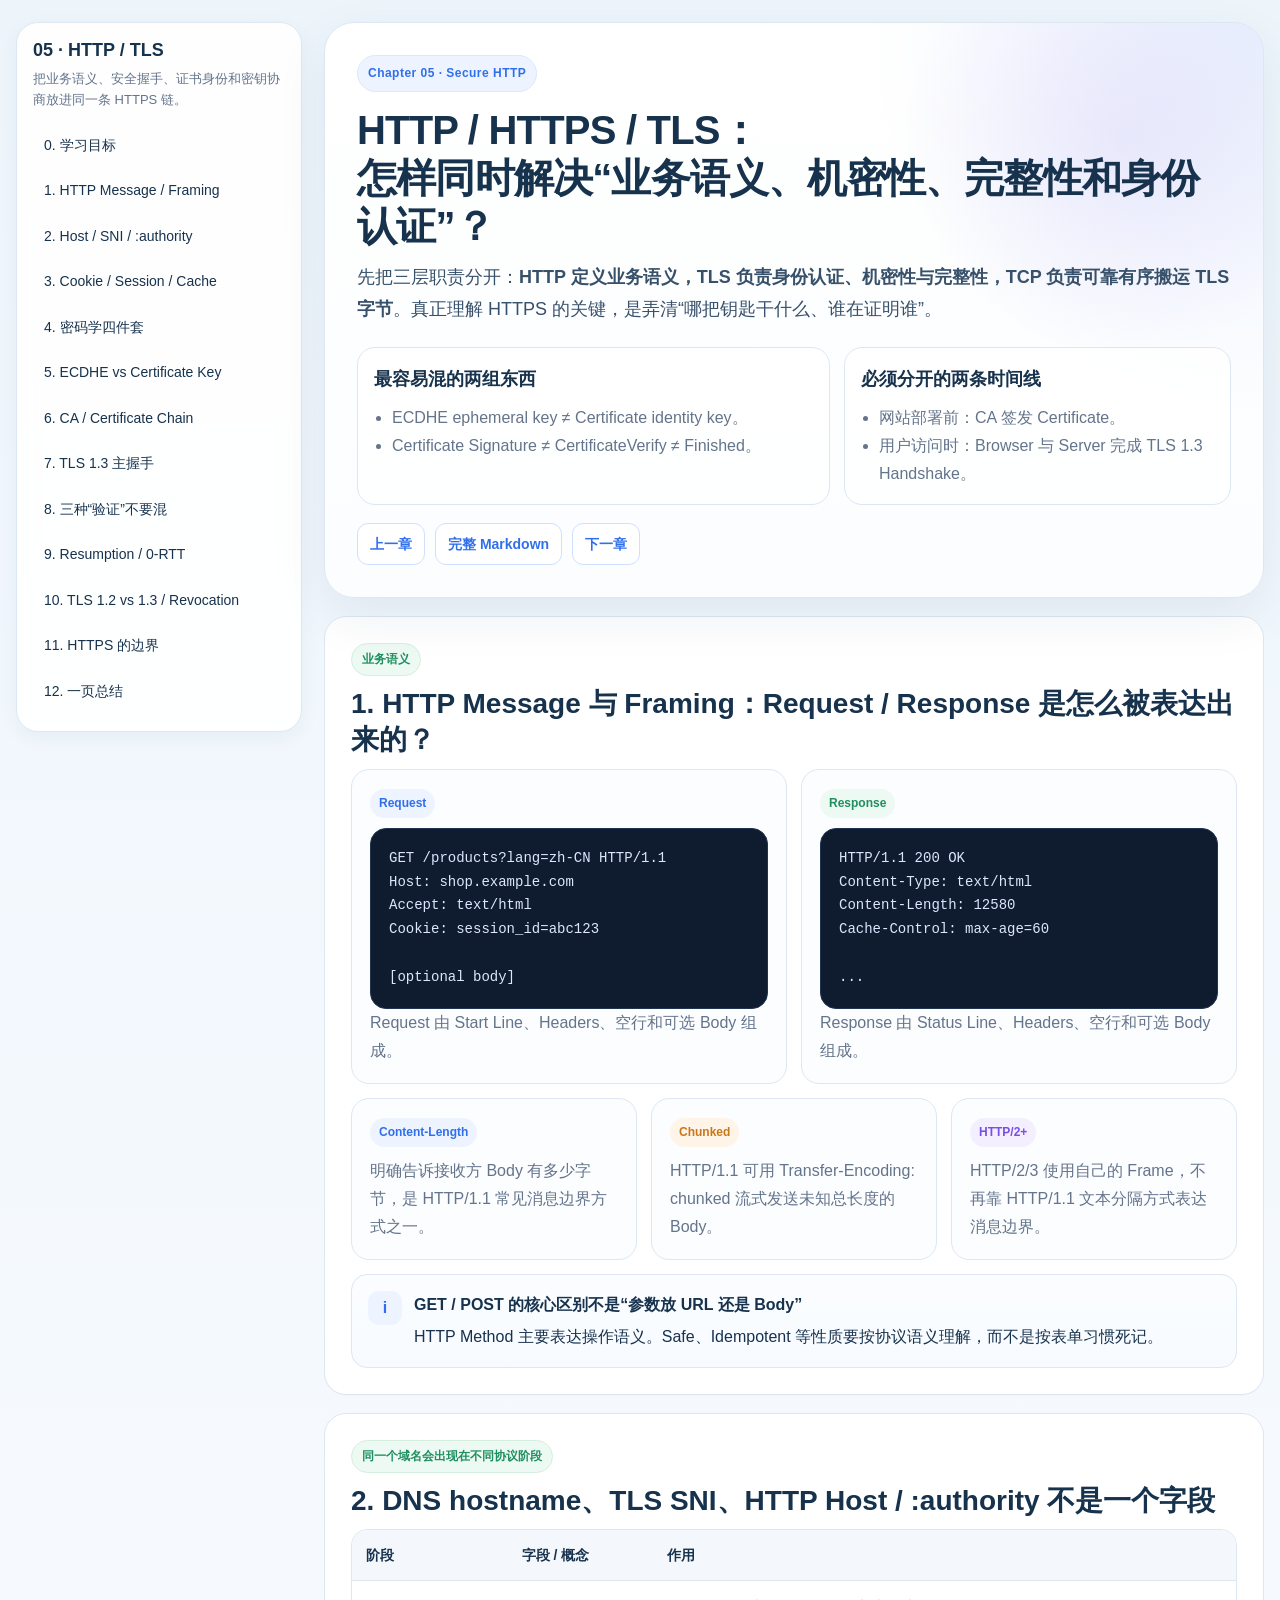
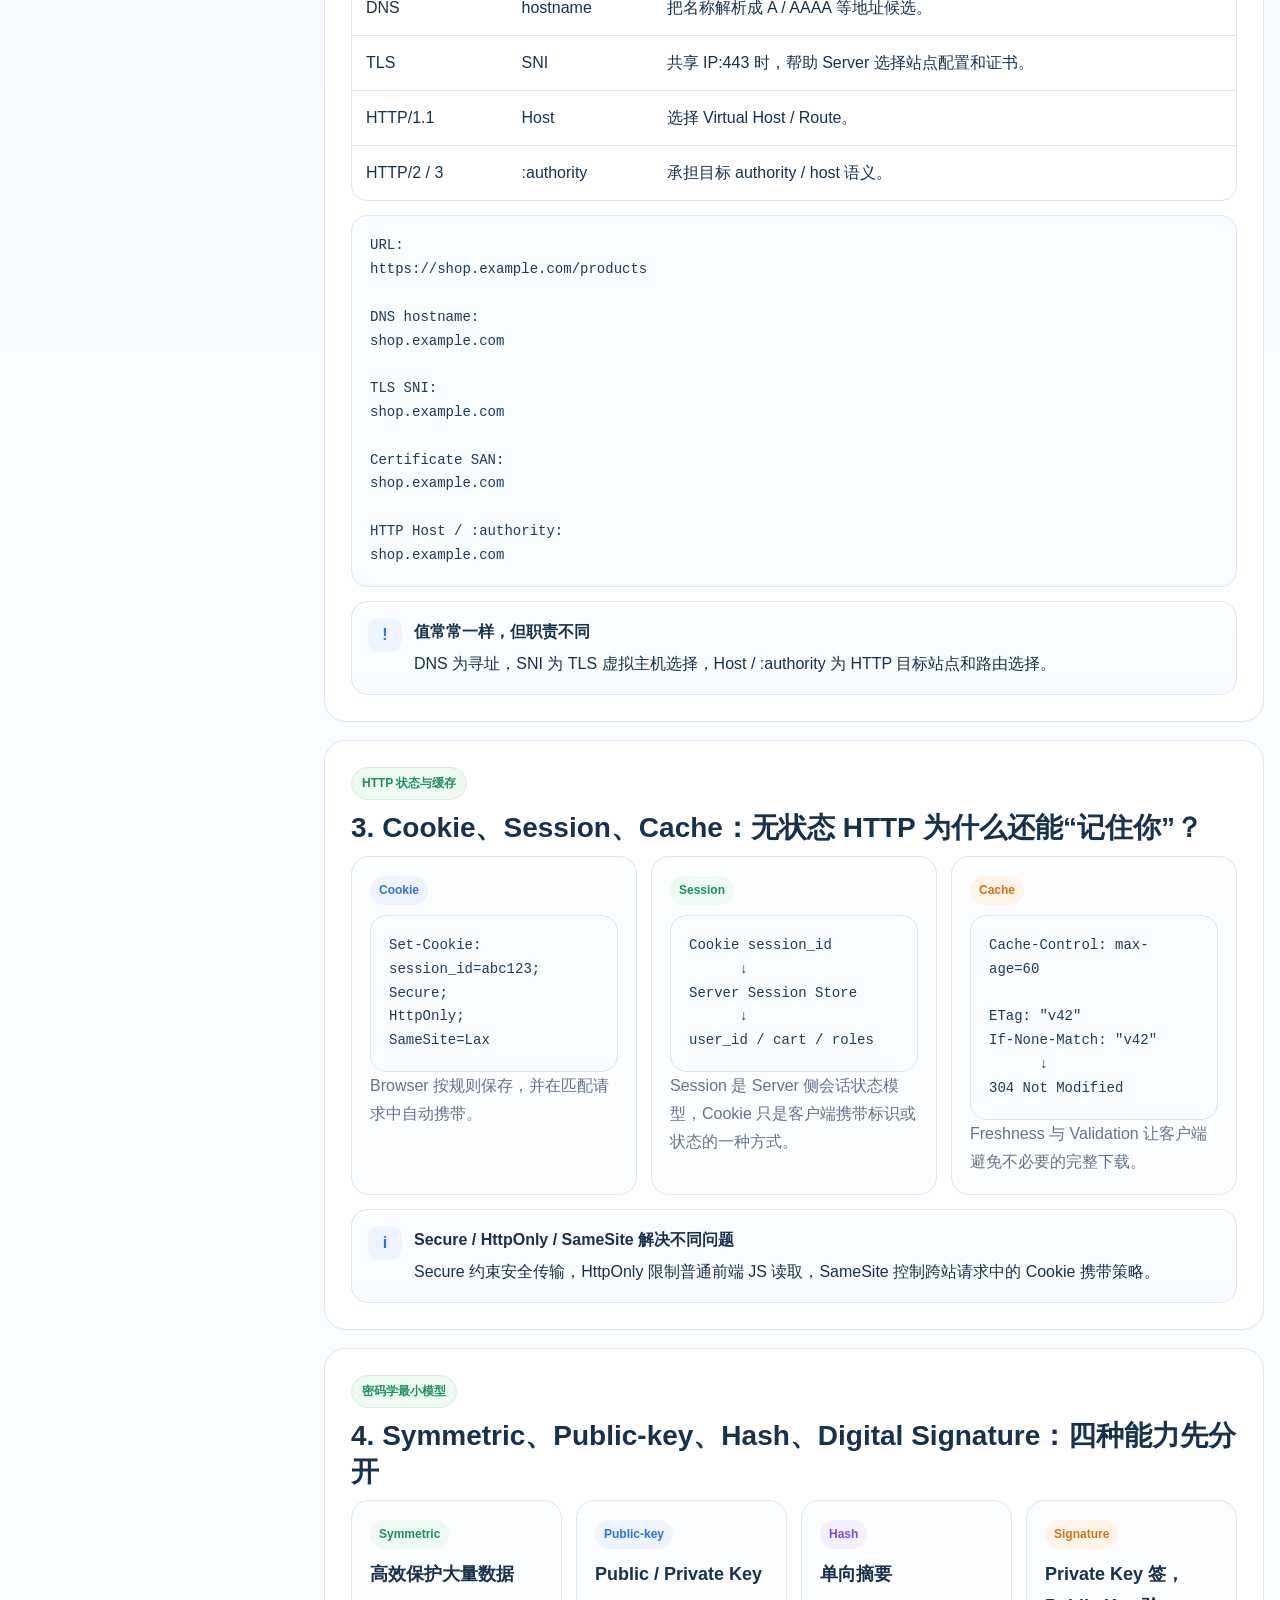
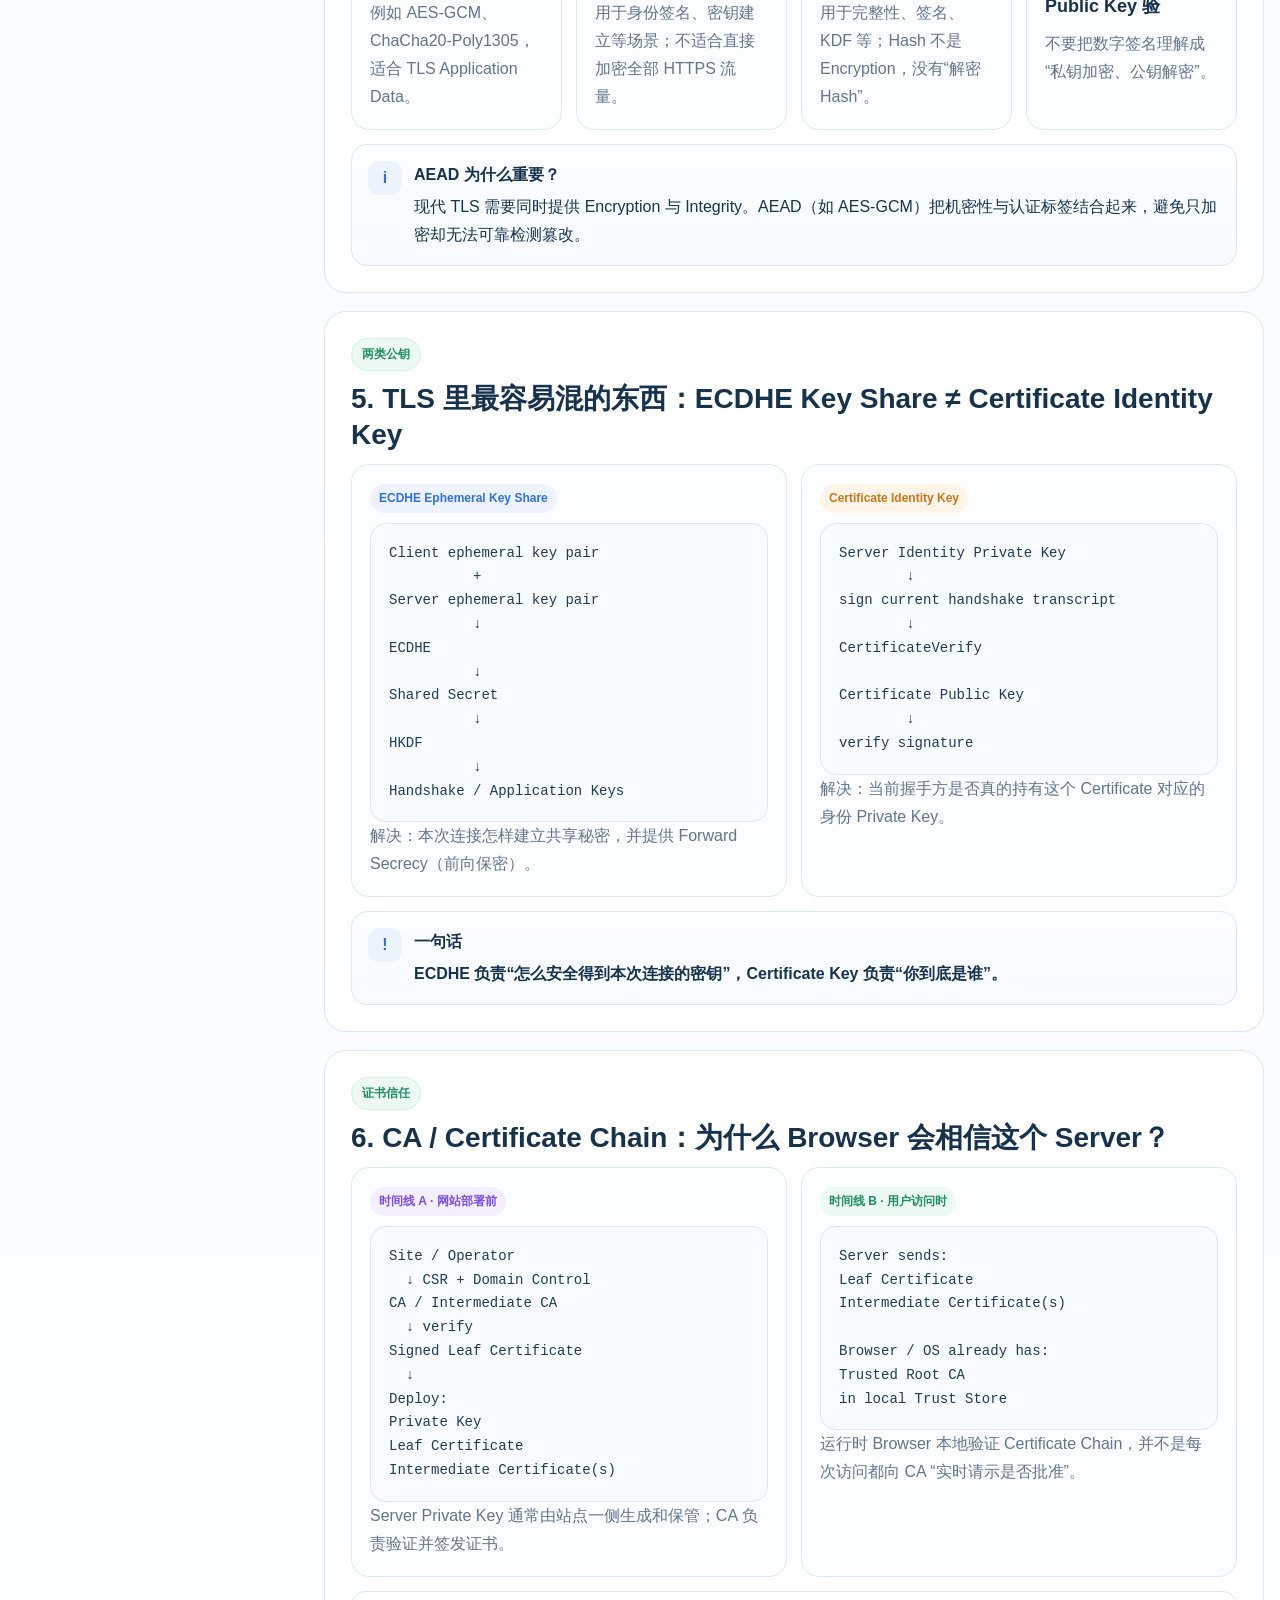
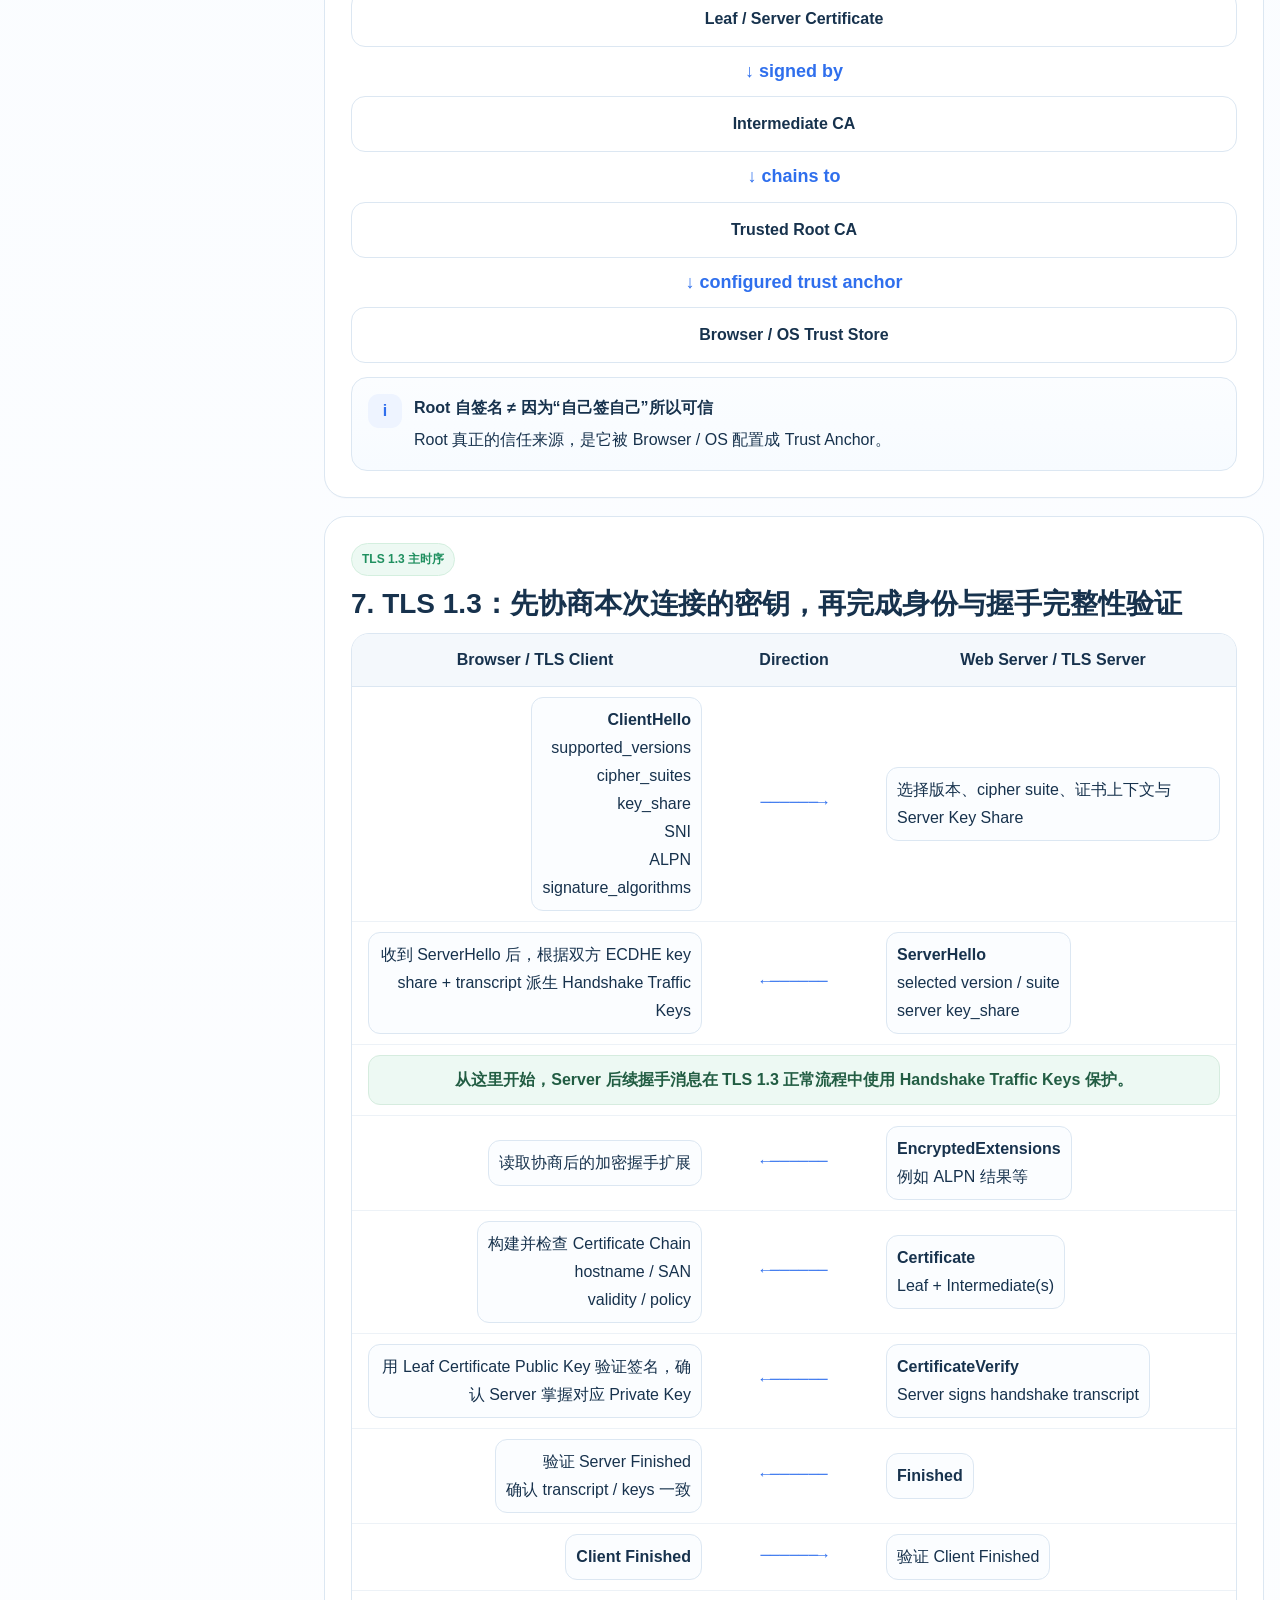
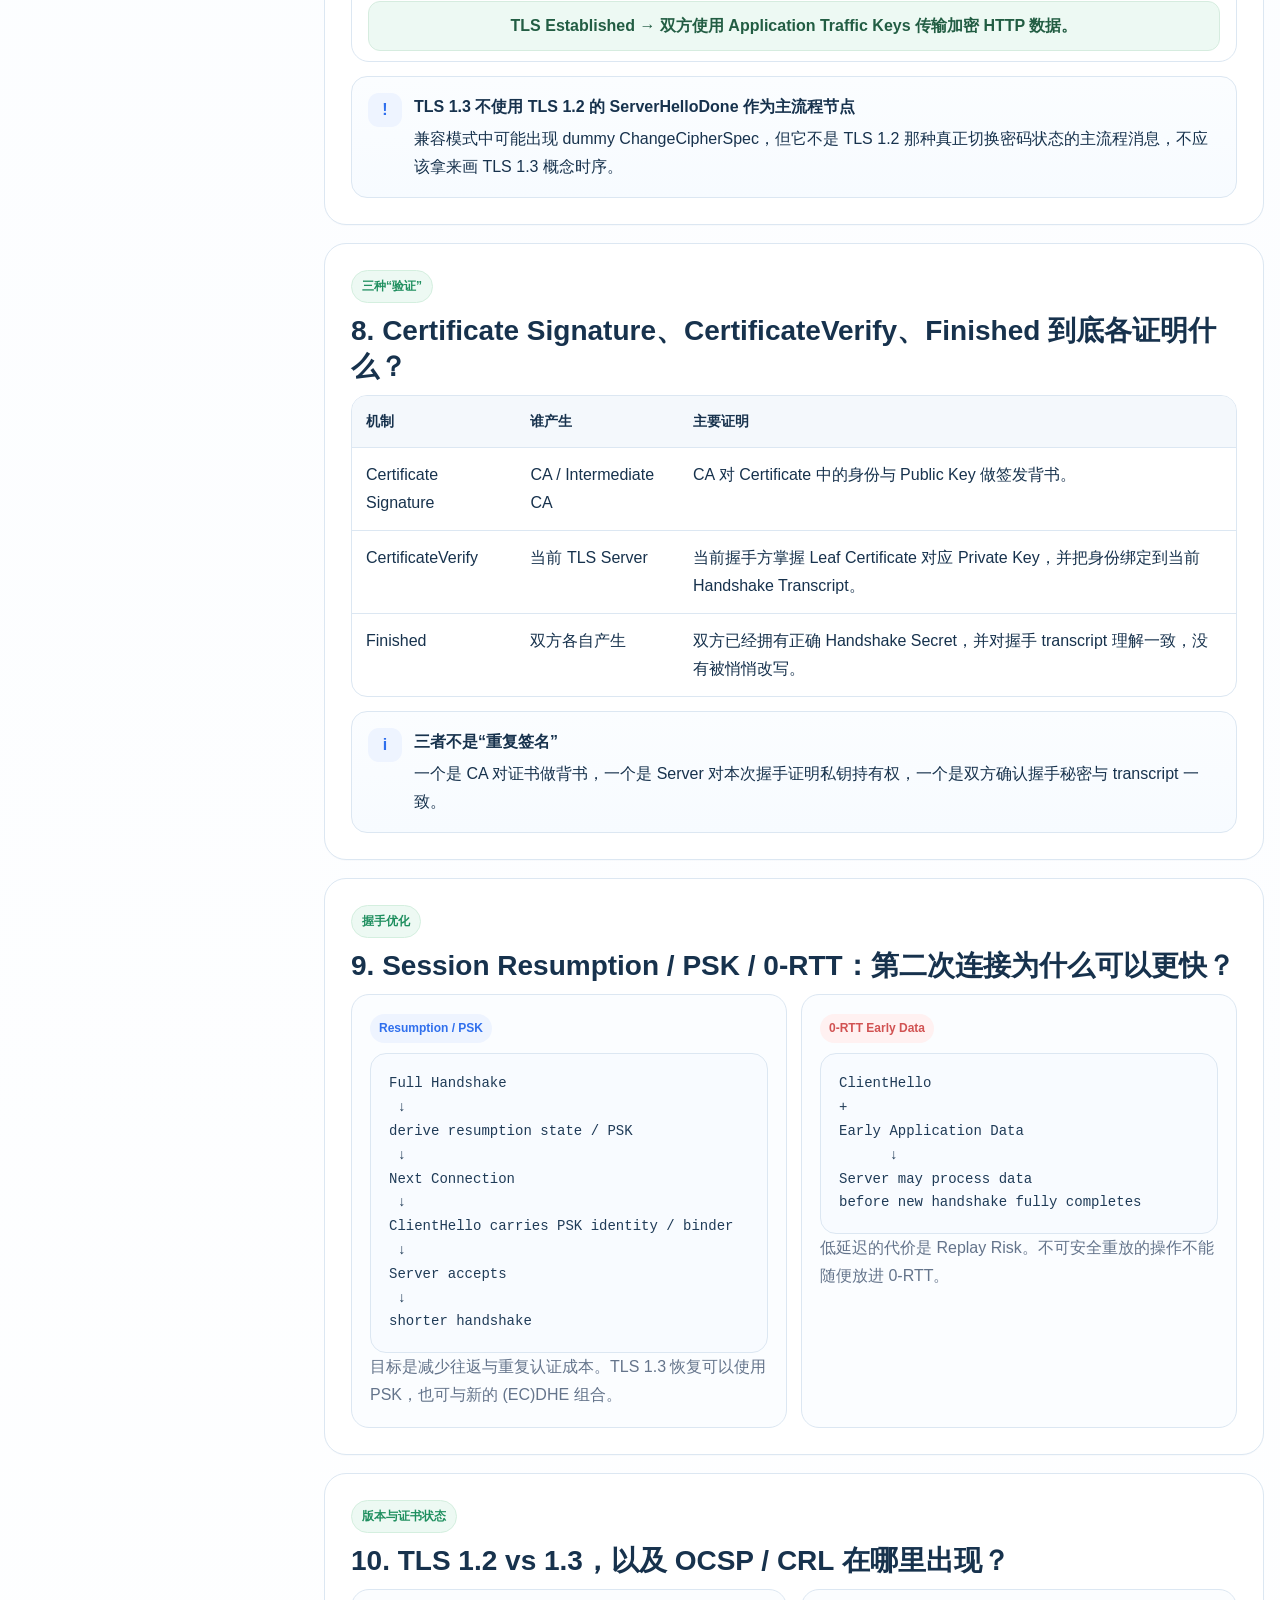
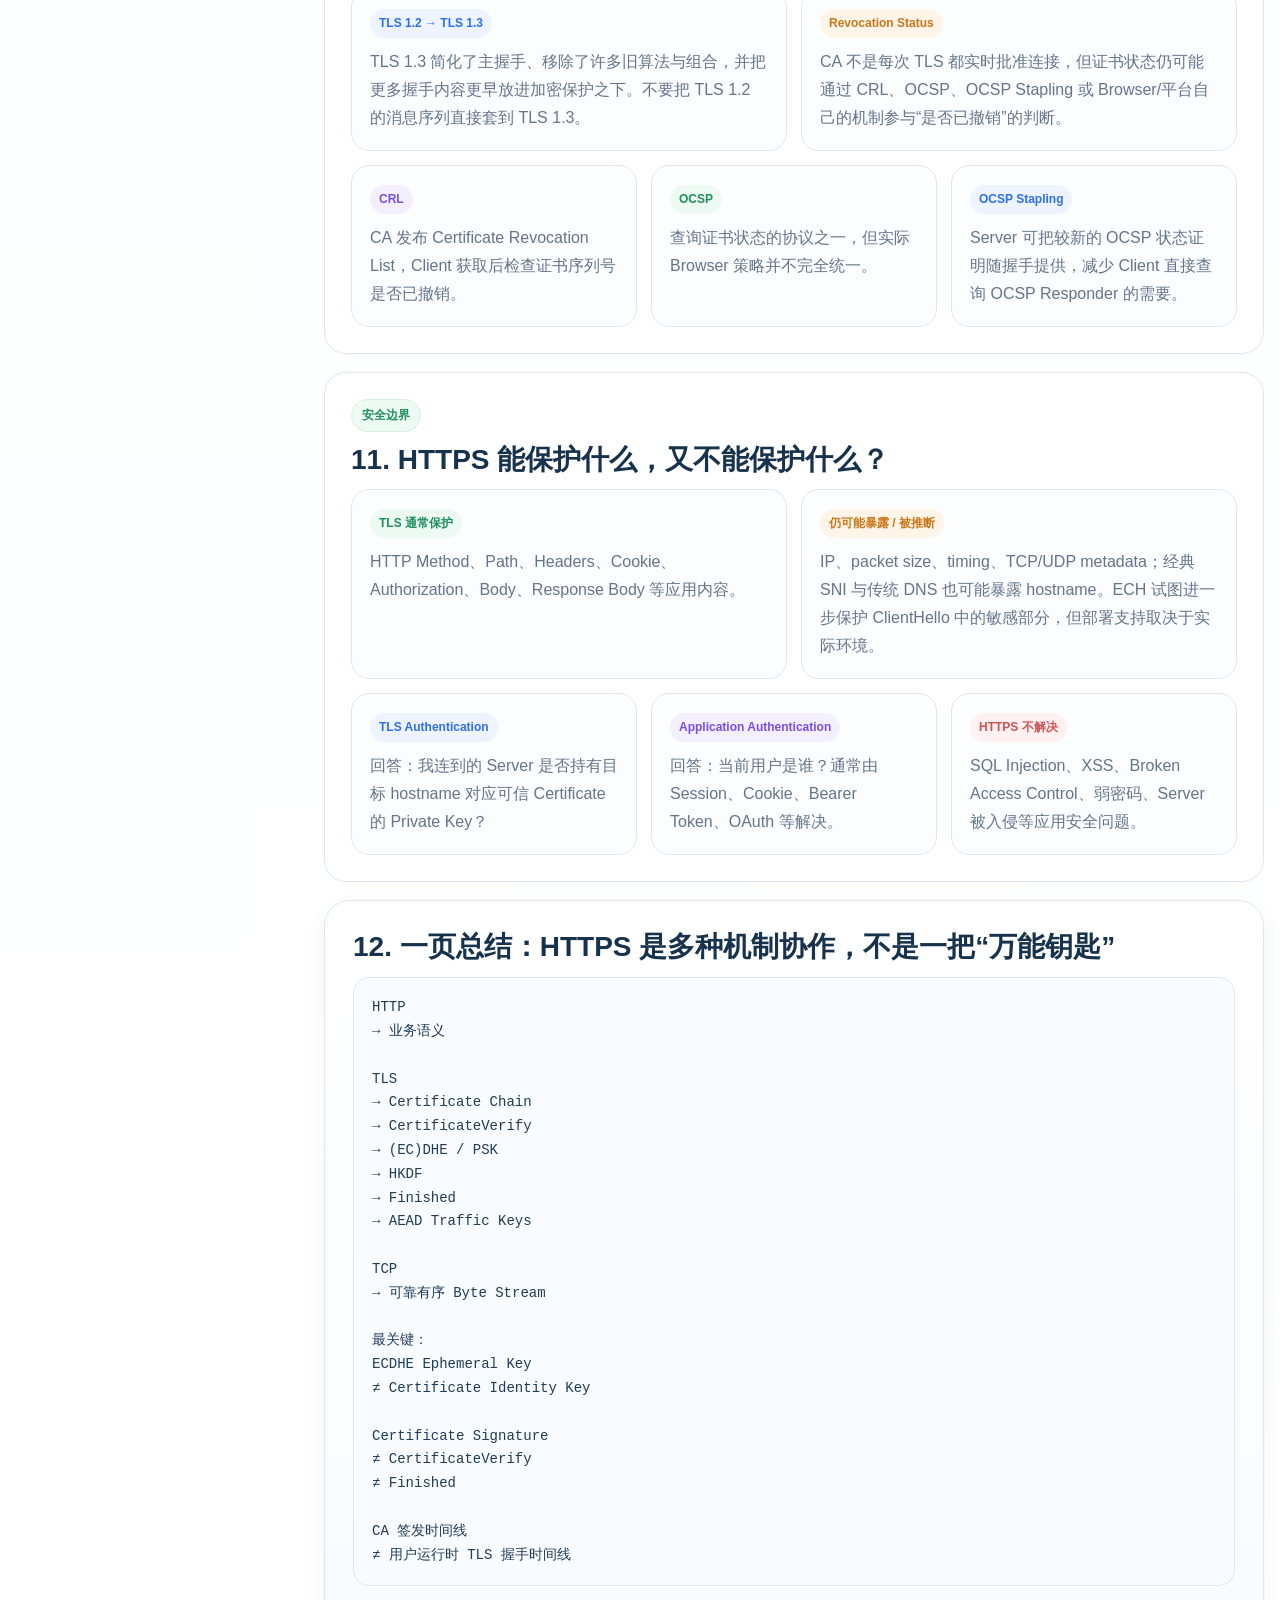
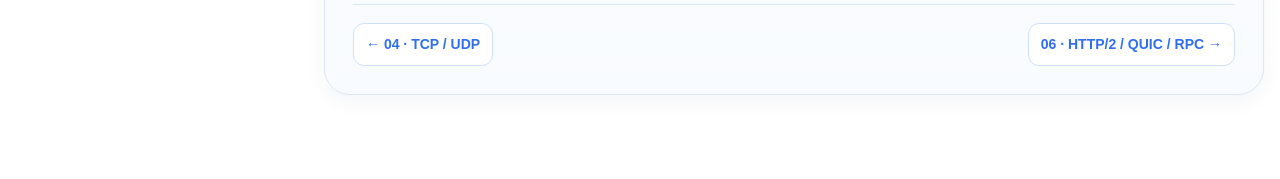
<file: network/05-http-https-tls.html>
<!doctype html>
<html lang="zh-CN">
<head>
  <meta charset="utf-8">
  <meta name="viewport" content="width=device-width,initial-scale=1">
  <title>05｜HTTP / HTTPS / TLS</title>
  <link rel="stylesheet" href="./assets/course.css">
</head>
<body>
<div class="page">
  <aside class="toc">
    <h2>05 · HTTP / TLS</h2>
    <p>把业务语义、安全握手、证书身份和密钥协商放进同一条 HTTPS 链。</p>
    <a href="#hero">0. 学习目标</a>
    <a href="#http">1. HTTP Message / Framing</a>
    <a href="#host">2. Host / SNI / :authority</a>
    <a href="#state">3. Cookie / Session / Cache</a>
    <a href="#crypto">4. 密码学四件套</a>
    <a href="#keys">5. ECDHE vs Certificate Key</a>
    <a href="#ca">6. CA / Certificate Chain</a>
    <a href="#tls13">7. TLS 1.3 主握手</a>
    <a href="#verify">8. 三种“验证”不要混</a>
    <a href="#resume">9. Resumption / 0-RTT</a>
    <a href="#compare">10. TLS 1.2 vs 1.3 / Revocation</a>
    <a href="#boundary">11. HTTPS 的边界</a>
    <a href="#summary">12. 一页总结</a>
  </aside>

  <main class="content">
    <section class="hero" id="hero">
      <span class="badge">Chapter 05 · Secure HTTP</span>
      <h1>HTTP / HTTPS / TLS：<br>怎样同时解决“业务语义、机密性、完整性和身份认证”？</h1>
      <p class="lead">先把三层职责分开：<b>HTTP 定义业务语义，TLS 负责身份认证、机密性与完整性，TCP 负责可靠有序搬运 TLS 字节</b>。真正理解 HTTPS 的关键，是弄清“哪把钥匙干什么、谁在证明谁”。</p>
      <div class="hero-grid">
        <div class="mini-card">
          <h3>最容易混的两组东西</h3>
          <ul>
            <li>ECDHE ephemeral key ≠ Certificate identity key。</li>
            <li>Certificate Signature ≠ CertificateVerify ≠ Finished。</li>
          </ul>
        </div>
        <div class="mini-card">
          <h3>必须分开的两条时间线</h3>
          <ul>
            <li>网站部署前：CA 签发 Certificate。</li>
            <li>用户访问时：Browser 与 Server 完成 TLS 1.3 Handshake。</li>
          </ul>
        </div>
      </div>
      <div class="top-links"><a href="./04-tcp-udp.html">上一章</a><a href="./05-http-https-tls.md">完整 Markdown</a><a href="./06-modern-protocols.html">下一章</a></div>
    </section>

    <section class="section" id="http">
      <span class="eyebrow">业务语义</span>
      <h2>1. HTTP Message 与 Framing：Request / Response 是怎么被表达出来的？</h2>
      <div class="grid-2">
        <div class="grid-card">
          <span class="tag blue">Request</span>
          <div class="codebox">GET /products?lang=zh-CN HTTP/1.1
Host: shop.example.com
Accept: text/html
Cookie: session_id=abc123

[optional body]</div>
          <p>Request 由 Start Line、Headers、空行和可选 Body 组成。</p>
        </div>
        <div class="grid-card">
          <span class="tag green">Response</span>
          <div class="codebox">HTTP/1.1 200 OK
Content-Type: text/html
Content-Length: 12580
Cache-Control: max-age=60

<html>...</html></div>
          <p>Response 由 Status Line、Headers、空行和可选 Body 组成。</p>
        </div>
      </div>
      <div class="grid-3" style="margin-top:14px">
        <div class="grid-card"><span class="tag blue">Content-Length</span><p>明确告诉接收方 Body 有多少字节，是 HTTP/1.1 常见消息边界方式之一。</p></div>
        <div class="grid-card"><span class="tag orange">Chunked</span><p>HTTP/1.1 可用 Transfer-Encoding: chunked 流式发送未知总长度的 Body。</p></div>
        <div class="grid-card"><span class="tag purple">HTTP/2+</span><p>HTTP/2/3 使用自己的 Frame，不再靠 HTTP/1.1 文本分隔方式表达消息边界。</p></div>
      </div>
      <div class="callout"><div class="icon">i</div><div><strong>GET / POST 的核心区别不是“参数放 URL 还是 Body”</strong><div>HTTP Method 主要表达操作语义。Safe、Idempotent 等性质要按协议语义理解，而不是按表单习惯死记。</div></div></div>
    </section>

    <section class="section" id="host">
      <span class="eyebrow">同一个域名会出现在不同协议阶段</span>
      <h2>2. DNS hostname、TLS SNI、HTTP Host / :authority 不是一个字段</h2>
      <table>
        <thead><tr><th>阶段</th><th>字段 / 概念</th><th>作用</th></tr></thead>
        <tbody>
          <tr><td>DNS</td><td>hostname</td><td>把名称解析成 A / AAAA 等地址候选。</td></tr>
          <tr><td>TLS</td><td>SNI</td><td>共享 IP:443 时，帮助 Server 选择站点配置和证书。</td></tr>
          <tr><td>HTTP/1.1</td><td>Host</td><td>选择 Virtual Host / Route。</td></tr>
          <tr><td>HTTP/2 / 3</td><td>:authority</td><td>承担目标 authority / host 语义。</td></tr>
        </tbody>
      </table>
      <div class="diagram" style="margin-top:14px">URL:
https://shop.example.com/products

DNS hostname:
shop.example.com

TLS SNI:
shop.example.com

Certificate SAN:
shop.example.com

HTTP Host / :authority:
shop.example.com</div>
      <div class="callout"><div class="icon">!</div><div><strong>值常常一样，但职责不同</strong><div>DNS 为寻址，SNI 为 TLS 虚拟主机选择，Host / :authority 为 HTTP 目标站点和路由选择。</div></div></div>
    </section>

    <section class="section" id="state">
      <span class="eyebrow">HTTP 状态与缓存</span>
      <h2>3. Cookie、Session、Cache：无状态 HTTP 为什么还能“记住你”？</h2>
      <div class="grid-3">
        <div class="grid-card">
          <span class="tag blue">Cookie</span>
          <div class="diagram">Set-Cookie:
session_id=abc123;
Secure;
HttpOnly;
SameSite=Lax</div>
          <p>Browser 按规则保存，并在匹配请求中自动携带。</p>
        </div>
        <div class="grid-card">
          <span class="tag green">Session</span>
          <div class="diagram">Cookie session_id
      ↓
Server Session Store
      ↓
user_id / cart / roles</div>
          <p>Session 是 Server 侧会话状态模型，Cookie 只是客户端携带标识或状态的一种方式。</p>
        </div>
        <div class="grid-card">
          <span class="tag orange">Cache</span>
          <div class="diagram">Cache-Control: max-age=60

ETag: "v42"
If-None-Match: "v42"
      ↓
304 Not Modified</div>
          <p>Freshness 与 Validation 让客户端避免不必要的完整下载。</p>
        </div>
      </div>
      <div class="callout"><div class="icon">i</div><div><strong>Secure / HttpOnly / SameSite 解决不同问题</strong><div>Secure 约束安全传输，HttpOnly 限制普通前端 JS 读取，SameSite 控制跨站请求中的 Cookie 携带策略。</div></div></div>
    </section>

    <section class="section" id="crypto">
      <span class="eyebrow">密码学最小模型</span>
      <h2>4. Symmetric、Public-key、Hash、Digital Signature：四种能力先分开</h2>
      <div class="grid-4">
        <div class="grid-card"><span class="tag green">Symmetric</span><h3>高效保护大量数据</h3><p>例如 AES-GCM、ChaCha20-Poly1305，适合 TLS Application Data。</p></div>
        <div class="grid-card"><span class="tag blue">Public-key</span><h3>Public / Private Key</h3><p>用于身份签名、密钥建立等场景；不适合直接加密全部 HTTPS 流量。</p></div>
        <div class="grid-card"><span class="tag purple">Hash</span><h3>单向摘要</h3><p>用于完整性、签名、KDF 等；Hash 不是 Encryption，没有“解密 Hash”。</p></div>
        <div class="grid-card"><span class="tag orange">Signature</span><h3>Private Key 签，Public Key 验</h3><p>不要把数字签名理解成“私钥加密、公钥解密”。</p></div>
      </div>
      <div class="callout"><div class="icon">i</div><div><strong>AEAD 为什么重要？</strong><div>现代 TLS 需要同时提供 Encryption 与 Integrity。AEAD（如 AES-GCM）把机密性与认证标签结合起来，避免只加密却无法可靠检测篡改。</div></div></div>
    </section>

    <section class="section" id="keys">
      <span class="eyebrow">两类公钥</span>
      <h2>5. TLS 里最容易混的东西：ECDHE Key Share ≠ Certificate Identity Key</h2>
      <div class="grid-2">
        <div class="grid-card">
          <span class="tag blue">ECDHE Ephemeral Key Share</span>
          <div class="diagram">Client ephemeral key pair
          +
Server ephemeral key pair
          ↓
ECDHE
          ↓
Shared Secret
          ↓
HKDF
          ↓
Handshake / Application Keys</div>
          <p>解决：本次连接怎样建立共享秘密，并提供 Forward Secrecy（前向保密）。</p>
        </div>
        <div class="grid-card">
          <span class="tag orange">Certificate Identity Key</span>
          <div class="diagram">Server Identity Private Key
        ↓
sign current handshake transcript
        ↓
CertificateVerify

Certificate Public Key
        ↓
verify signature</div>
          <p>解决：当前握手方是否真的持有这个 Certificate 对应的身份 Private Key。</p>
        </div>
      </div>
      <div class="callout"><div class="icon">!</div><div><strong>一句话</strong><div><b>ECDHE 负责“怎么安全得到本次连接的密钥”，Certificate Key 负责“你到底是谁”。</b></div></div></div>
    </section>

    <section class="section" id="ca">
      <span class="eyebrow">证书信任</span>
      <h2>6. CA / Certificate Chain：为什么 Browser 会相信这个 Server？</h2>
      <div class="grid-2">
        <div class="grid-card">
          <span class="tag purple">时间线 A · 网站部署前</span>
          <div class="diagram">Site / Operator
  ↓ CSR + Domain Control
CA / Intermediate CA
  ↓ verify
Signed Leaf Certificate
  ↓
Deploy:
Private Key
Leaf Certificate
Intermediate Certificate(s)</div>
          <p>Server Private Key 通常由站点一侧生成和保管；CA 负责验证并签发证书。</p>
        </div>
        <div class="grid-card">
          <span class="tag green">时间线 B · 用户访问时</span>
          <div class="diagram">Server sends:
Leaf Certificate
Intermediate Certificate(s)

Browser / OS already has:
Trusted Root CA
in local Trust Store</div>
          <p>运行时 Browser 本地验证 Certificate Chain，并不是每次访问都向 CA “实时请示是否批准”。</p>
        </div>
      </div>
      <div class="flow">
        <div class="step">Leaf / Server Certificate</div>
        <div class="arrow">↓ signed by</div>
        <div class="step">Intermediate CA</div>
        <div class="arrow">↓ chains to</div>
        <div class="step">Trusted Root CA</div>
        <div class="arrow">↓ configured trust anchor</div>
        <div class="step">Browser / OS Trust Store</div>
      </div>
      <div class="callout"><div class="icon">i</div><div><strong>Root 自签名 ≠ 因为“自己签自己”所以可信</strong><div>Root 真正的信任来源，是它被 Browser / OS 配置成 Trust Anchor。</div></div></div>
    </section>

    <section class="section" id="tls13">
      <span class="eyebrow">TLS 1.3 主时序</span>
      <h2>7. TLS 1.3：先协商本次连接的密钥，再完成身份与握手完整性验证</h2>
      <div class="sequence">
        <div class="seq-head"><div>Browser / TLS Client</div><div>Direction</div><div>Web Server / TLS Server</div></div>

        <div class="seq-row">
          <div class="seq-side left"><div class="seq-msg"><b>ClientHello</b><br>supported_versions<br>cipher_suites<br>key_share<br>SNI<br>ALPN<br>signature_algorithms</div></div>
          <div class="seq-arrow">──────→</div>
          <div class="seq-side right"><div class="seq-msg">选择版本、cipher suite、证书上下文与 Server Key Share</div></div>
        </div>

        <div class="seq-row">
          <div class="seq-side left"><div class="seq-msg">收到 ServerHello 后，根据双方 ECDHE key share + transcript 派生 Handshake Traffic Keys</div></div>
          <div class="seq-arrow">←──────</div>
          <div class="seq-side right"><div class="seq-msg"><b>ServerHello</b><br>selected version / suite<br>server key_share</div></div>
        </div>

        <div class="seq-row">
          <div class="seq-note">从这里开始，Server 后续握手消息在 TLS 1.3 正常流程中使用 Handshake Traffic Keys 保护。</div>
        </div>

        <div class="seq-row">
          <div class="seq-side left"><div class="seq-msg">读取协商后的加密握手扩展</div></div>
          <div class="seq-arrow">←──────</div>
          <div class="seq-side right"><div class="seq-msg"><b>EncryptedExtensions</b><br>例如 ALPN 结果等</div></div>
        </div>

        <div class="seq-row">
          <div class="seq-side left"><div class="seq-msg">构建并检查 Certificate Chain<br>hostname / SAN<br>validity / policy</div></div>
          <div class="seq-arrow">←──────</div>
          <div class="seq-side right"><div class="seq-msg"><b>Certificate</b><br>Leaf + Intermediate(s)</div></div>
        </div>

        <div class="seq-row">
          <div class="seq-side left"><div class="seq-msg">用 Leaf Certificate Public Key 验证签名，确认 Server 掌握对应 Private Key</div></div>
          <div class="seq-arrow">←──────</div>
          <div class="seq-side right"><div class="seq-msg"><b>CertificateVerify</b><br>Server signs handshake transcript</div></div>
        </div>

        <div class="seq-row">
          <div class="seq-side left"><div class="seq-msg">验证 Server Finished<br>确认 transcript / keys 一致</div></div>
          <div class="seq-arrow">←──────</div>
          <div class="seq-side right"><div class="seq-msg"><b>Finished</b></div></div>
        </div>

        <div class="seq-row">
          <div class="seq-side left"><div class="seq-msg"><b>Client Finished</b></div></div>
          <div class="seq-arrow">──────→</div>
          <div class="seq-side right"><div class="seq-msg">验证 Client Finished</div></div>
        </div>

        <div class="seq-row">
          <div class="seq-note">TLS Established → 双方使用 Application Traffic Keys 传输加密 HTTP 数据。</div>
        </div>
      </div>

      <div class="callout"><div class="icon">!</div><div><strong>TLS 1.3 不使用 TLS 1.2 的 ServerHelloDone 作为主流程节点</strong><div>兼容模式中可能出现 dummy ChangeCipherSpec，但它不是 TLS 1.2 那种真正切换密码状态的主流程消息，不应该拿来画 TLS 1.3 概念时序。</div></div></div>
    </section>

    <section class="section" id="verify">
      <span class="eyebrow">三种“验证”</span>
      <h2>8. Certificate Signature、CertificateVerify、Finished 到底各证明什么？</h2>
      <table>
        <thead><tr><th>机制</th><th>谁产生</th><th>主要证明</th></tr></thead>
        <tbody>
          <tr><td>Certificate Signature</td><td>CA / Intermediate CA</td><td>CA 对 Certificate 中的身份与 Public Key 做签发背书。</td></tr>
          <tr><td>CertificateVerify</td><td>当前 TLS Server</td><td>当前握手方掌握 Leaf Certificate 对应 Private Key，并把身份绑定到当前 Handshake Transcript。</td></tr>
          <tr><td>Finished</td><td>双方各自产生</td><td>双方已经拥有正确 Handshake Secret，并对握手 transcript 理解一致，没有被悄悄改写。</td></tr>
        </tbody>
      </table>
      <div class="callout"><div class="icon">i</div><div><strong>三者不是“重复签名”</strong><div>一个是 CA 对证书做背书，一个是 Server 对本次握手证明私钥持有权，一个是双方确认握手秘密与 transcript 一致。</div></div></div>
    </section>

    <section class="section" id="resume">
      <span class="eyebrow">握手优化</span>
      <h2>9. Session Resumption / PSK / 0-RTT：第二次连接为什么可以更快？</h2>
      <div class="grid-2">
        <div class="grid-card">
          <span class="tag blue">Resumption / PSK</span>
          <div class="diagram">Full Handshake
 ↓
derive resumption state / PSK
 ↓
Next Connection
 ↓
ClientHello carries PSK identity / binder
 ↓
Server accepts
 ↓
shorter handshake</div>
          <p>目标是减少往返与重复认证成本。TLS 1.3 恢复可以使用 PSK，也可与新的 (EC)DHE 组合。</p>
        </div>
        <div class="grid-card">
          <span class="tag red">0-RTT Early Data</span>
          <div class="diagram">ClientHello
+
Early Application Data
      ↓
Server may process data
before new handshake fully completes</div>
          <p>低延迟的代价是 Replay Risk。不可安全重放的操作不能随便放进 0-RTT。</p>
        </div>
      </div>
    </section>

    <section class="section" id="compare">
      <span class="eyebrow">版本与证书状态</span>
      <h2>10. TLS 1.2 vs 1.3，以及 OCSP / CRL 在哪里出现？</h2>
      <div class="grid-2">
        <div class="grid-card">
          <span class="tag blue">TLS 1.2 → TLS 1.3</span>
          <p>TLS 1.3 简化了主握手、移除了许多旧算法与组合，并把更多握手内容更早放进加密保护之下。不要把 TLS 1.2 的消息序列直接套到 TLS 1.3。</p>
        </div>
        <div class="grid-card">
          <span class="tag orange">Revocation Status</span>
          <p>CA 不是每次 TLS 都实时批准连接，但证书状态仍可能通过 CRL、OCSP、OCSP Stapling 或 Browser/平台自己的机制参与“是否已撤销”的判断。</p>
        </div>
      </div>
      <div class="grid-3" style="margin-top:14px">
        <div class="grid-card"><span class="tag purple">CRL</span><p>CA 发布 Certificate Revocation List，Client 获取后检查证书序列号是否已撤销。</p></div>
        <div class="grid-card"><span class="tag green">OCSP</span><p>查询证书状态的协议之一，但实际 Browser 策略并不完全统一。</p></div>
        <div class="grid-card"><span class="tag blue">OCSP Stapling</span><p>Server 可把较新的 OCSP 状态证明随握手提供，减少 Client 直接查询 OCSP Responder 的需要。</p></div>
      </div>
    </section>

    <section class="section" id="boundary">
      <span class="eyebrow">安全边界</span>
      <h2>11. HTTPS 能保护什么，又不能保护什么？</h2>
      <div class="grid-2">
        <div class="grid-card">
          <span class="tag green">TLS 通常保护</span>
          <p>HTTP Method、Path、Headers、Cookie、Authorization、Body、Response Body 等应用内容。</p>
        </div>
        <div class="grid-card">
          <span class="tag orange">仍可能暴露 / 被推断</span>
          <p>IP、packet size、timing、TCP/UDP metadata；经典 SNI 与传统 DNS 也可能暴露 hostname。ECH 试图进一步保护 ClientHello 中的敏感部分，但部署支持取决于实际环境。</p>
        </div>
      </div>
      <div class="grid-3" style="margin-top:14px">
        <div class="grid-card"><span class="tag blue">TLS Authentication</span><p>回答：我连到的 Server 是否持有目标 hostname 对应可信 Certificate 的 Private Key？</p></div>
        <div class="grid-card"><span class="tag purple">Application Authentication</span><p>回答：当前用户是谁？通常由 Session、Cookie、Bearer Token、OAuth 等解决。</p></div>
        <div class="grid-card"><span class="tag red">HTTPS 不解决</span><p>SQL Injection、XSS、Broken Access Control、弱密码、Server 被入侵等应用安全问题。</p></div>
      </div>
    </section>

    <section class="summary" id="summary">
      <h2>12. 一页总结：HTTPS 是多种机制协作，不是一把“万能钥匙”</h2>
      <div class="diagram">HTTP
→ 业务语义

TLS
→ Certificate Chain
→ CertificateVerify
→ (EC)DHE / PSK
→ HKDF
→ Finished
→ AEAD Traffic Keys

TCP
→ 可靠有序 Byte Stream

最关键：
ECDHE Ephemeral Key
≠ Certificate Identity Key

Certificate Signature
≠ CertificateVerify
≠ Finished

CA 签发时间线
≠ 用户运行时 TLS 握手时间线</div>
      <div class="chapter-nav"><a href="./04-tcp-udp.html">← 04 · TCP / UDP</a><a href="./06-modern-protocols.html">06 · HTTP/2 / QUIC / RPC →</a></div>
    </section>
  </main>
</div>
</body>
</html>
</file>
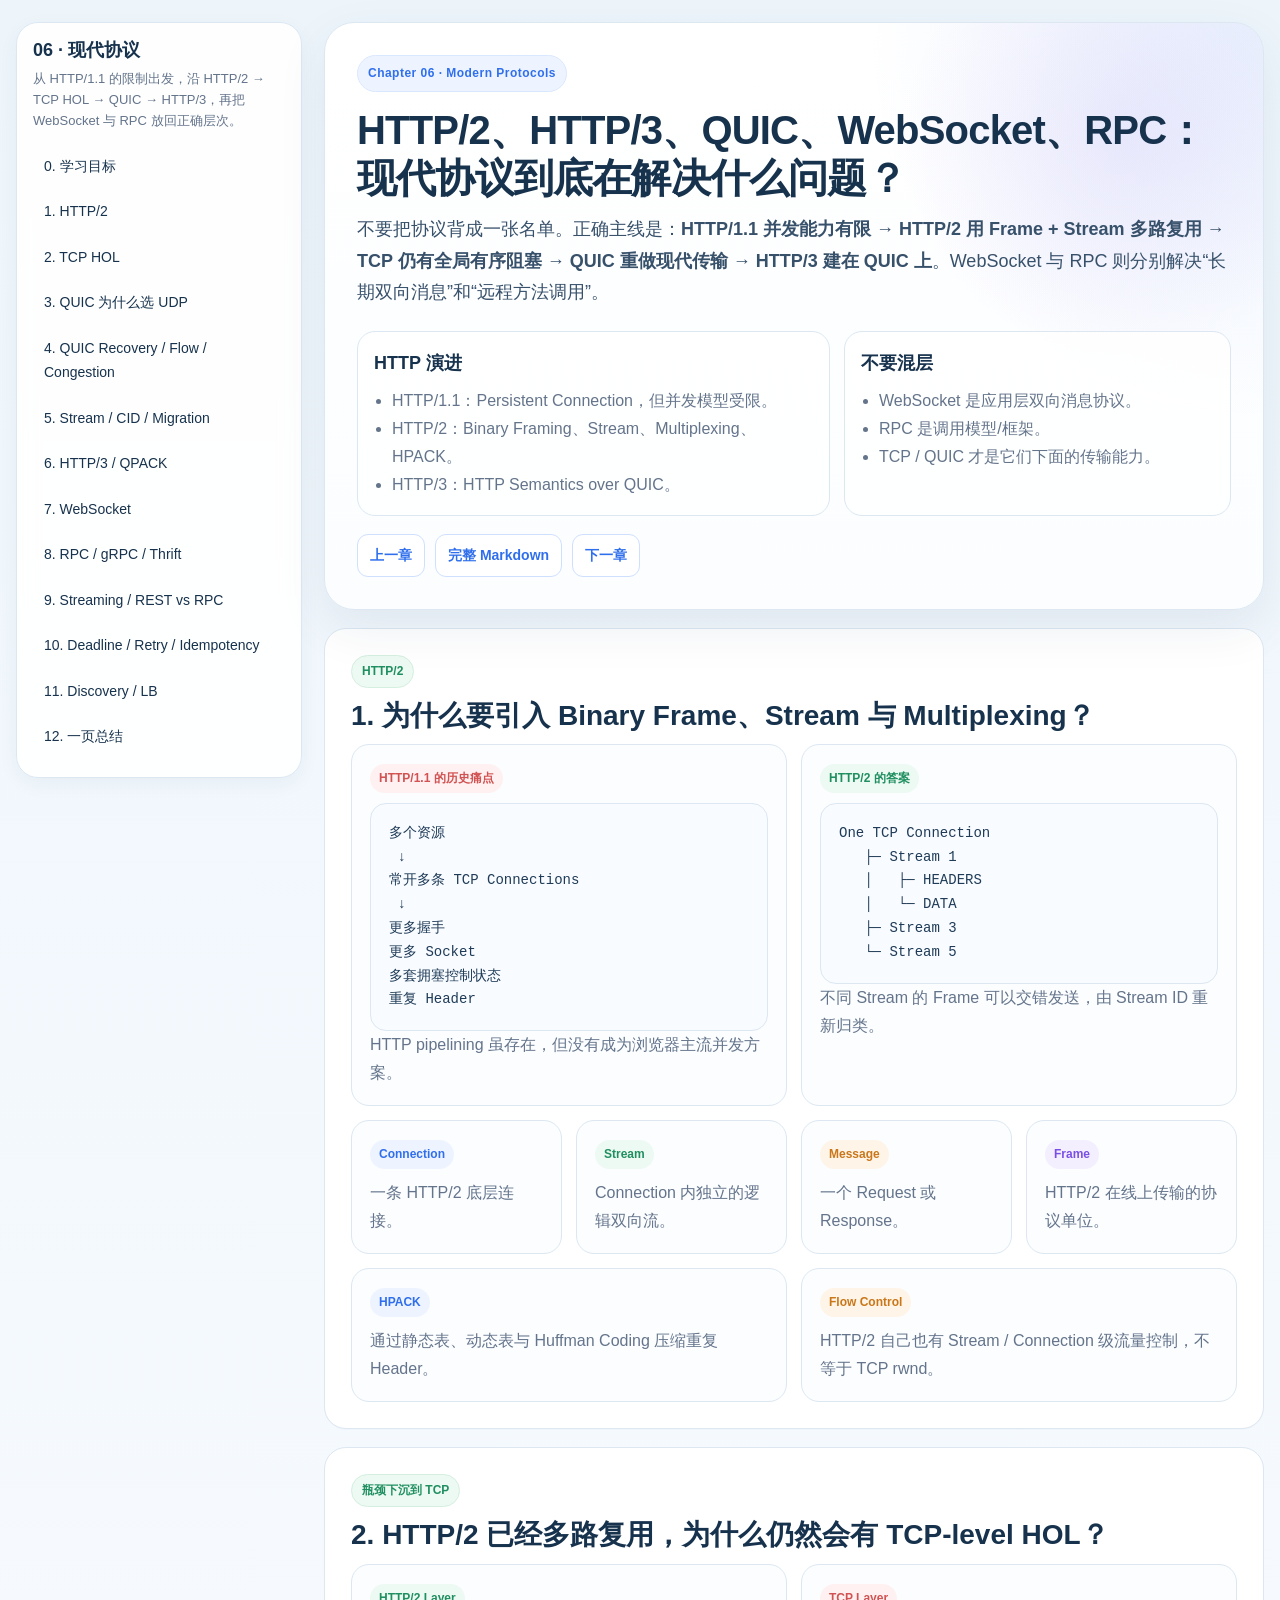
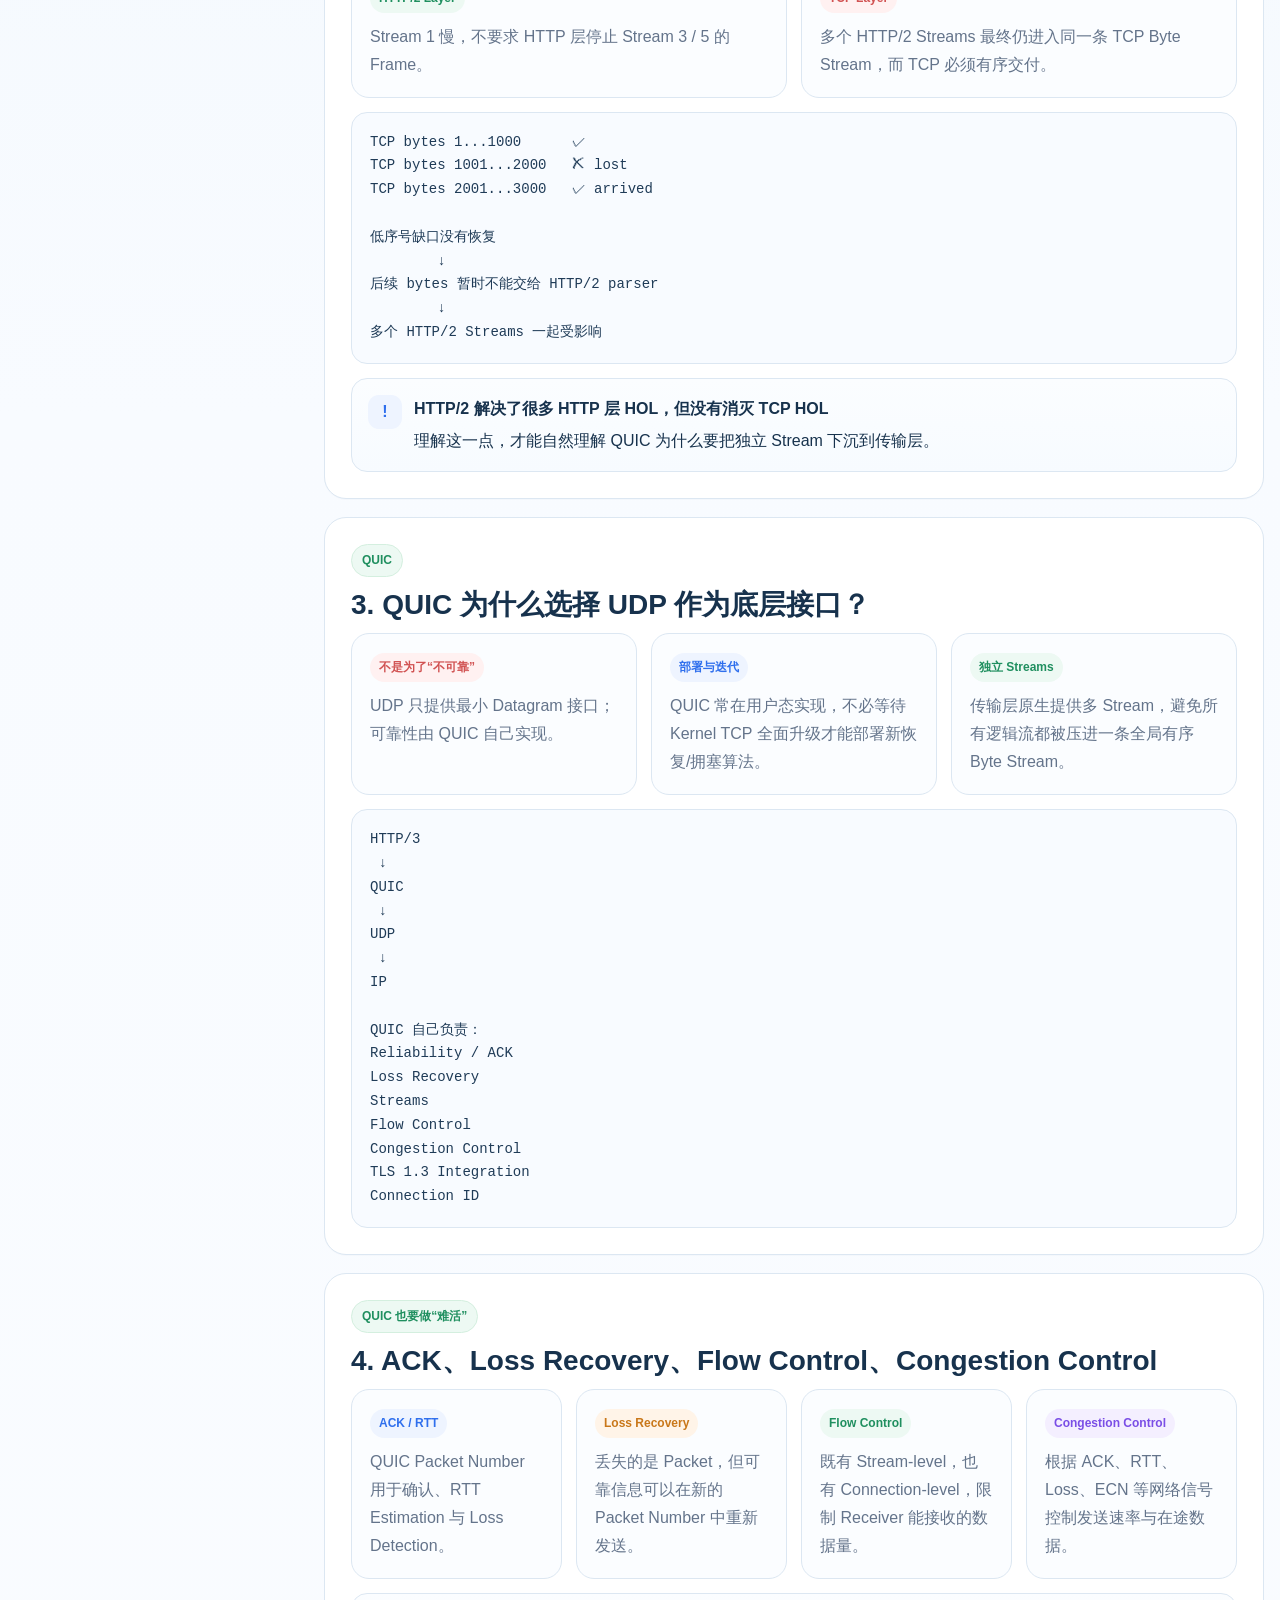
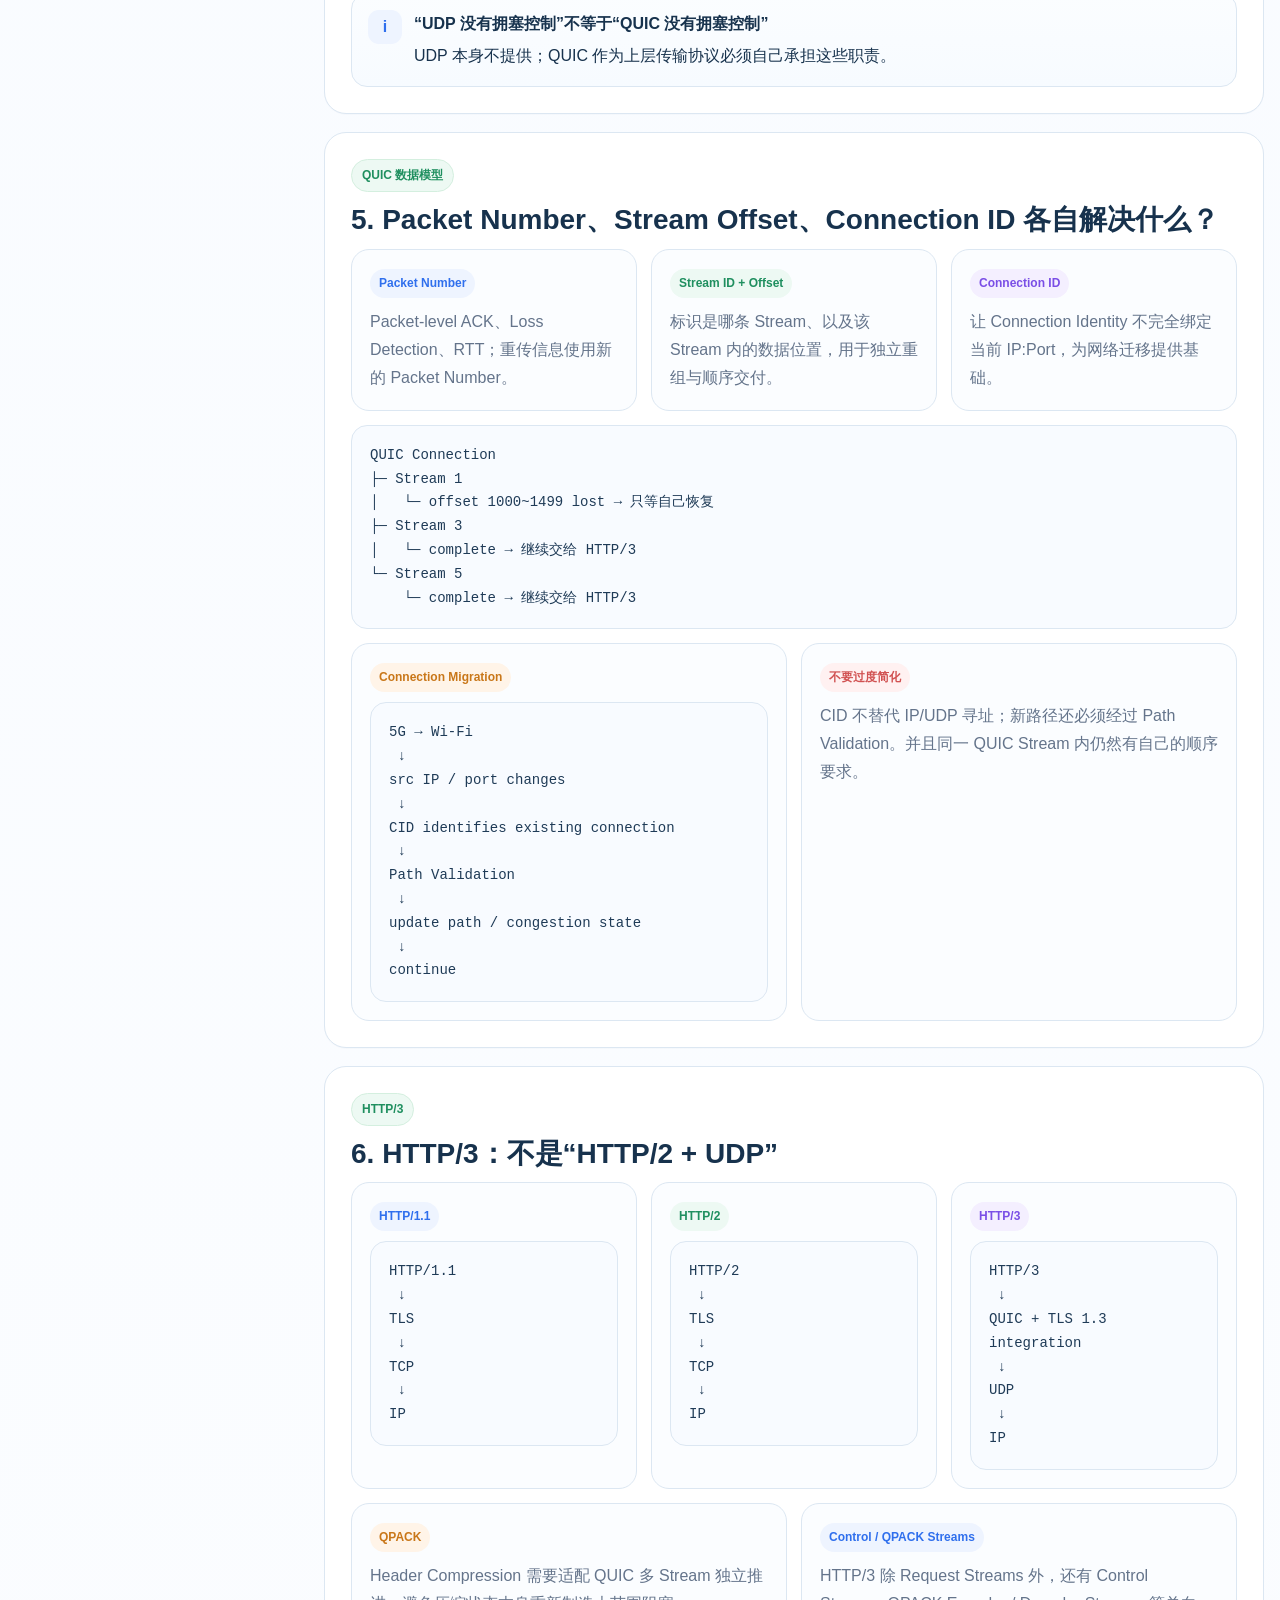
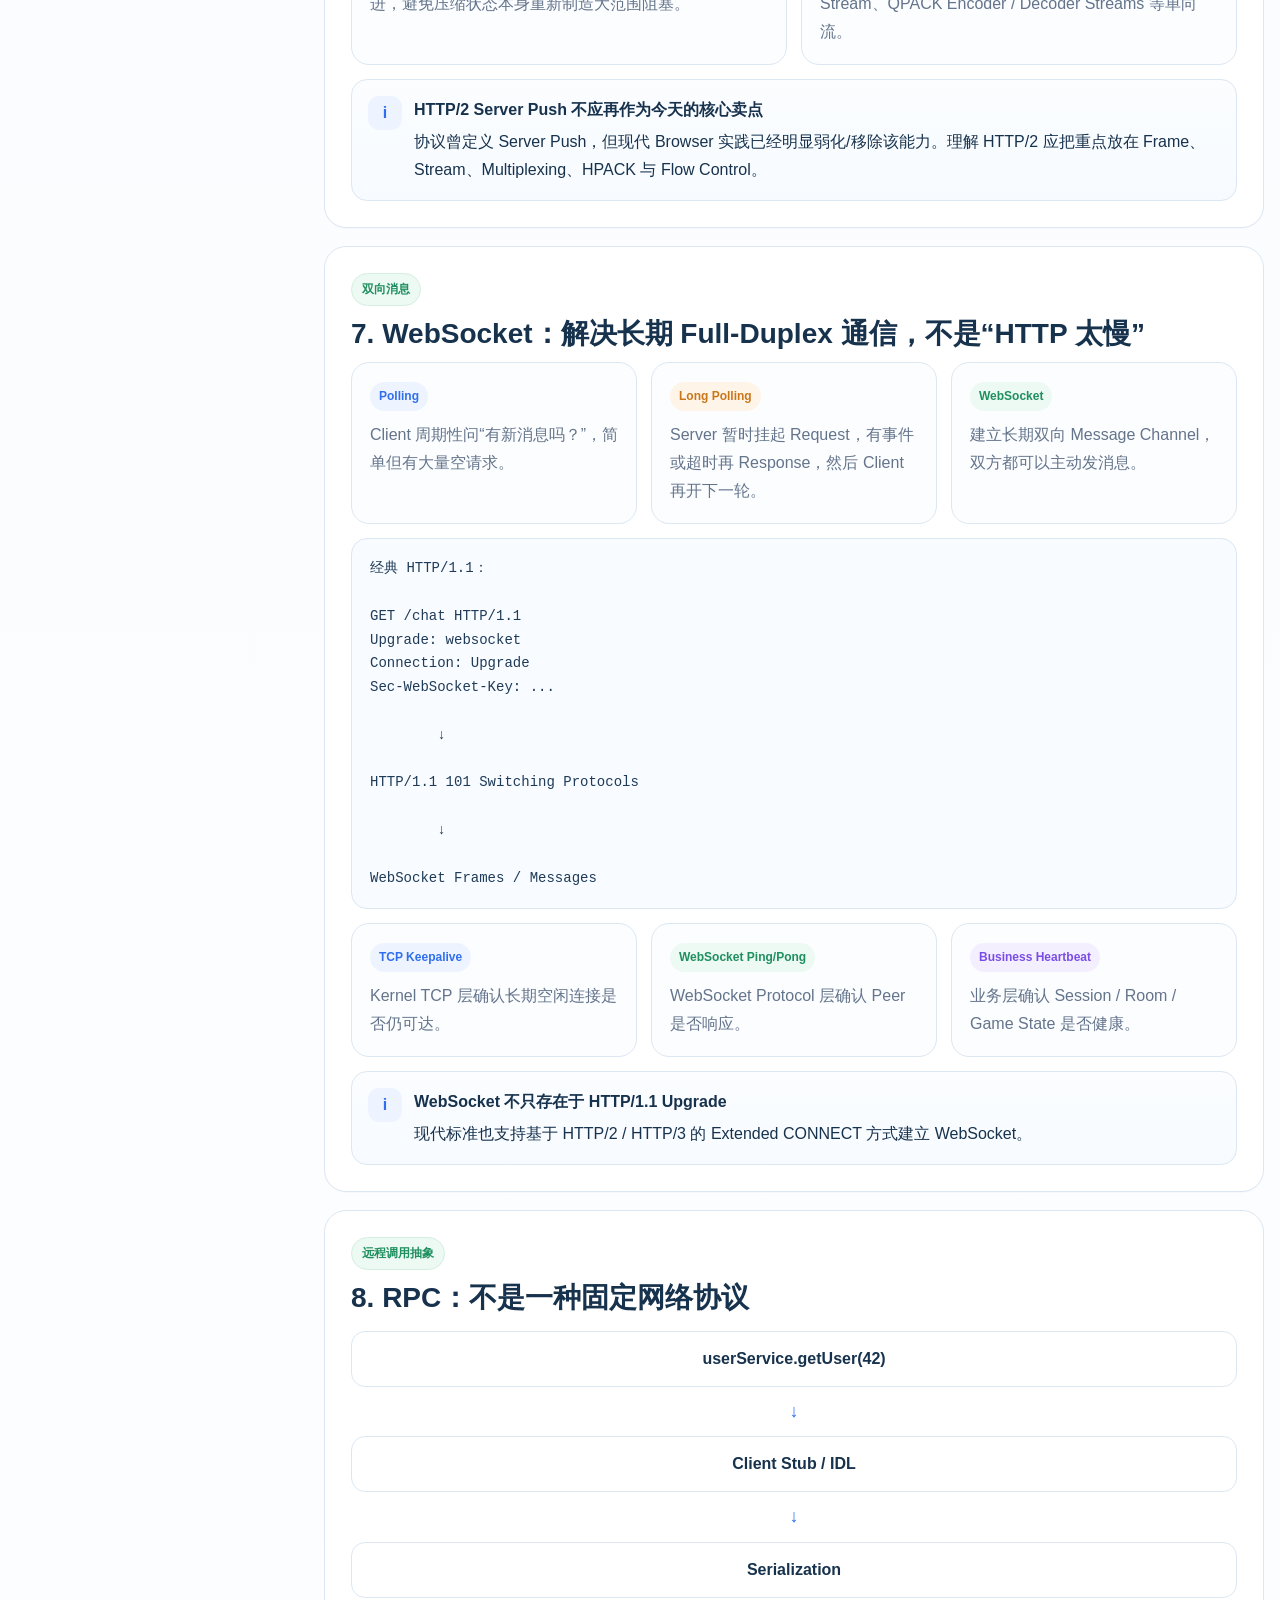
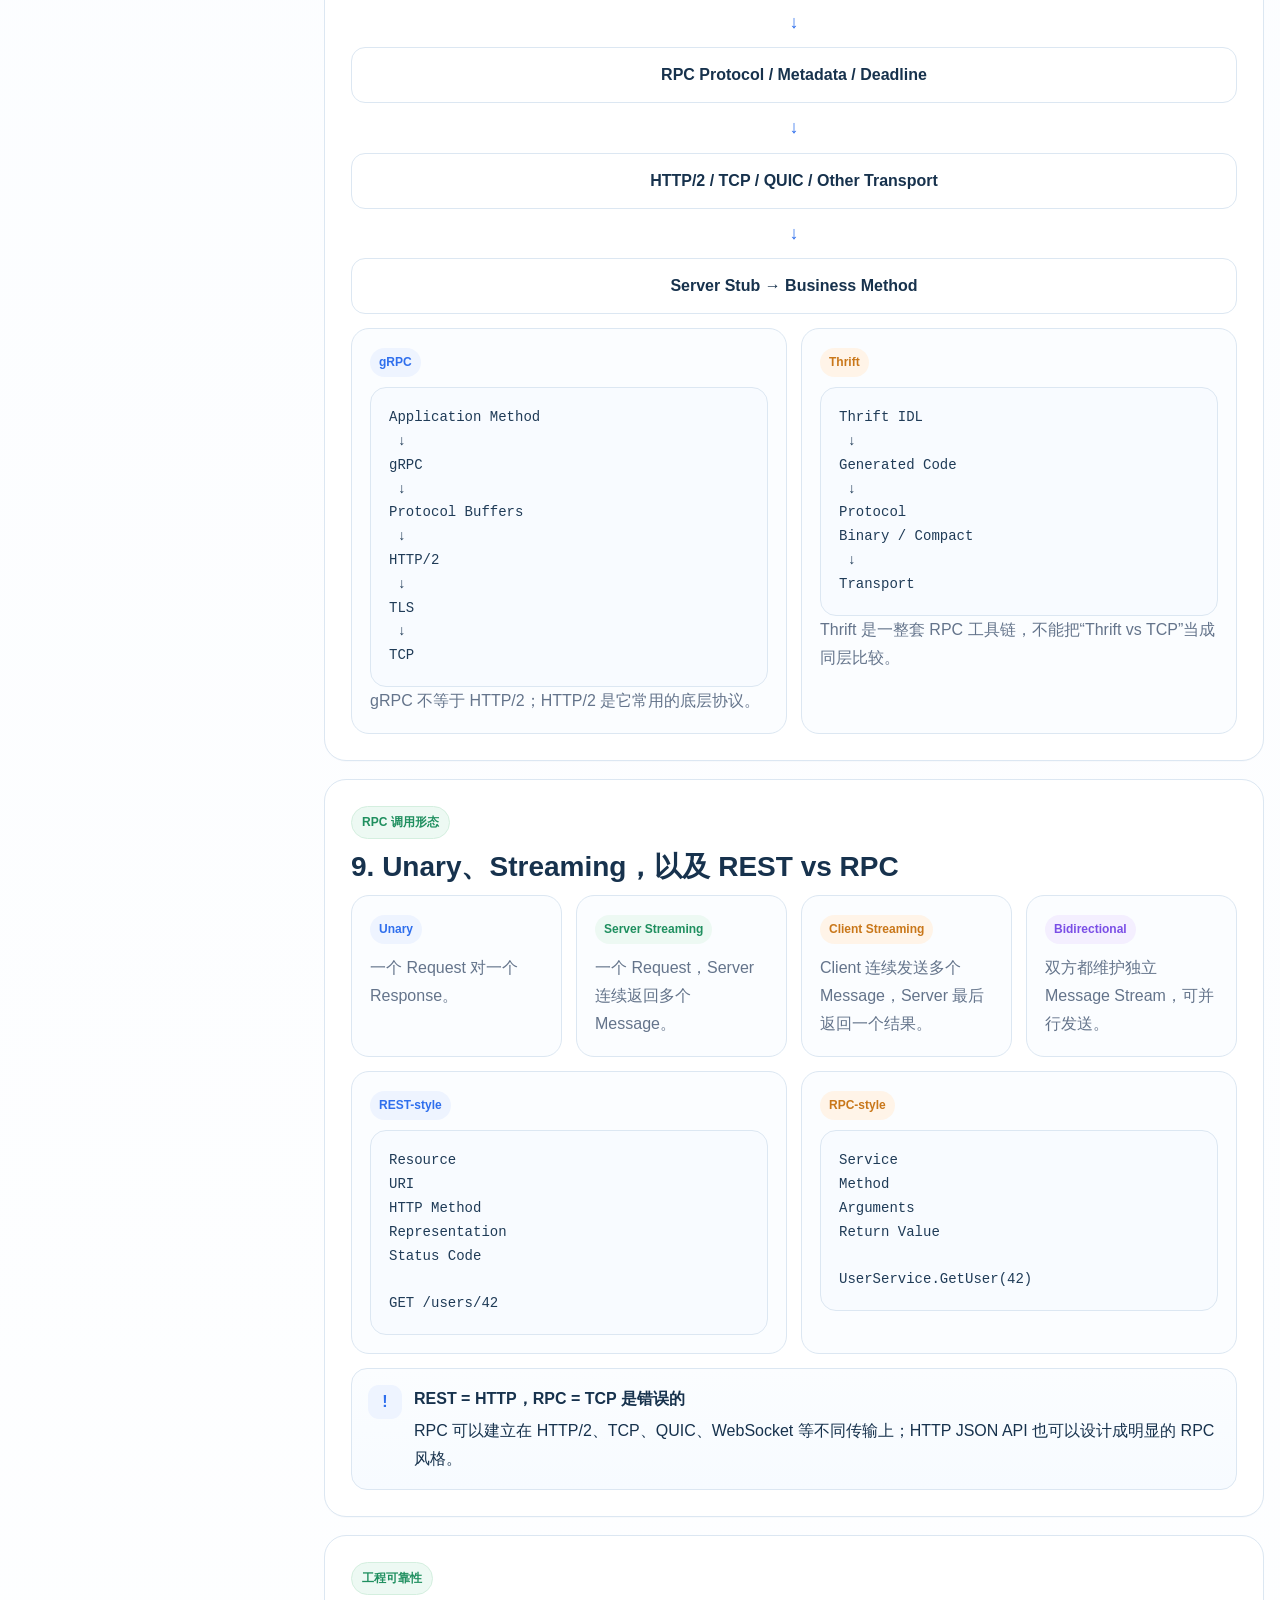
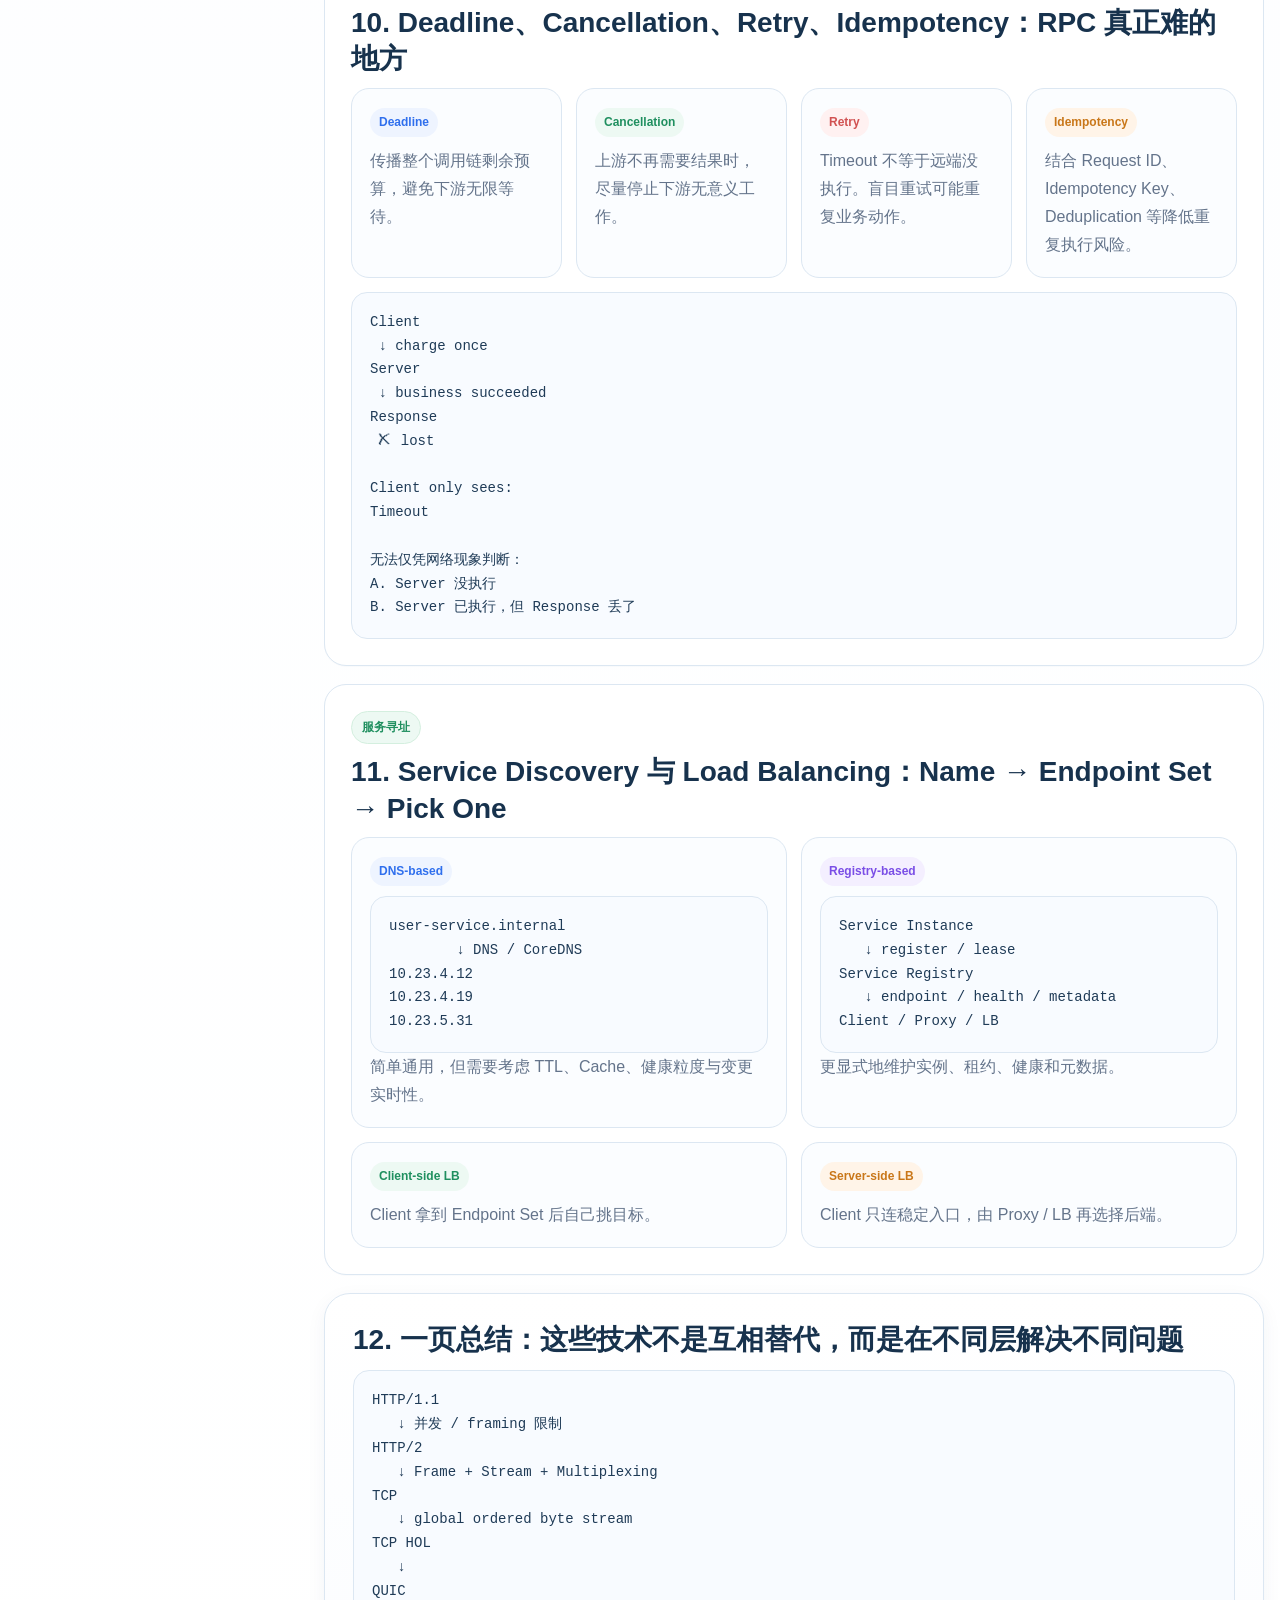
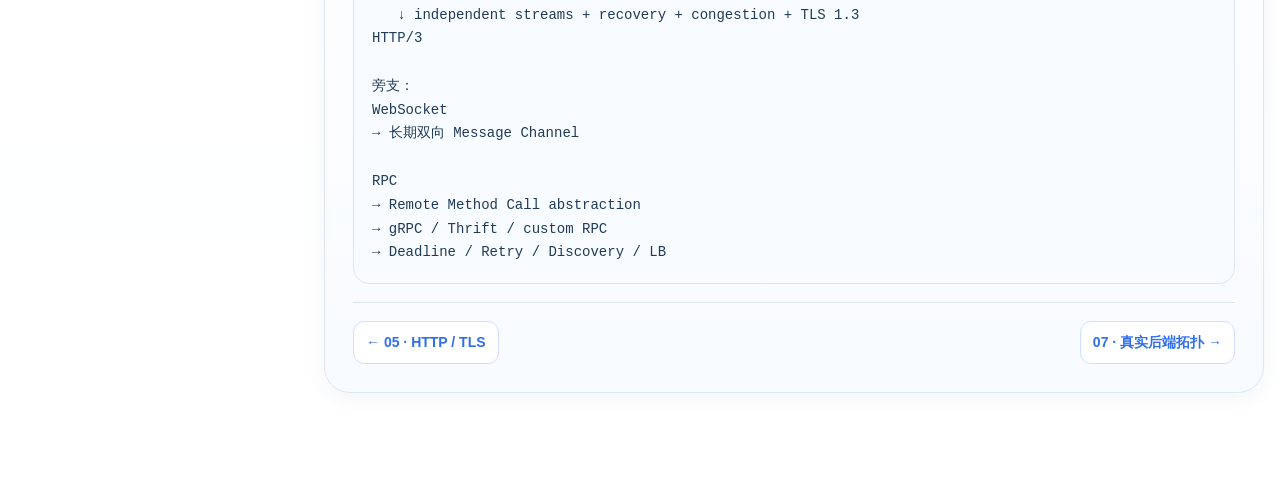
<file: network/06-modern-protocols.html>
<!doctype html>
<html lang="zh-CN">
<head>
  <meta charset="utf-8">
  <meta name="viewport" content="width=device-width,initial-scale=1">
  <title>06｜HTTP/2、HTTP/3、QUIC、WebSocket、RPC</title>
  <link rel="stylesheet" href="./assets/course.css">
</head>
<body>
<div class="page">
  <aside class="toc">
    <h2>06 · 现代协议</h2>
    <p>从 HTTP/1.1 的限制出发，沿 HTTP/2 → TCP HOL → QUIC → HTTP/3，再把 WebSocket 与 RPC 放回正确层次。</p>
    <a href="#hero">0. 学习目标</a>
    <a href="#h2">1. HTTP/2</a>
    <a href="#hol">2. TCP HOL</a>
    <a href="#quic">3. QUIC 为什么选 UDP</a>
    <a href="#recovery">4. QUIC Recovery / Flow / Congestion</a>
    <a href="#stream">5. Stream / CID / Migration</a>
    <a href="#h3">6. HTTP/3 / QPACK</a>
    <a href="#ws">7. WebSocket</a>
    <a href="#rpc">8. RPC / gRPC / Thrift</a>
    <a href="#semantics">9. Streaming / REST vs RPC</a>
    <a href="#reliability">10. Deadline / Retry / Idempotency</a>
    <a href="#discovery">11. Discovery / LB</a>
    <a href="#summary">12. 一页总结</a>
  </aside>

  <main class="content">
    <section class="hero" id="hero">
      <span class="badge">Chapter 06 · Modern Protocols</span>
      <h1>HTTP/2、HTTP/3、QUIC、WebSocket、RPC：<br>现代协议到底在解决什么问题？</h1>
      <p class="lead">不要把协议背成一张名单。正确主线是：<b>HTTP/1.1 并发能力有限 → HTTP/2 用 Frame + Stream 多路复用 → TCP 仍有全局有序阻塞 → QUIC 重做现代传输 → HTTP/3 建在 QUIC 上</b>。WebSocket 与 RPC 则分别解决“长期双向消息”和“远程方法调用”。</p>
      <div class="hero-grid">
        <div class="mini-card">
          <h3>HTTP 演进</h3>
          <ul>
            <li>HTTP/1.1：Persistent Connection，但并发模型受限。</li>
            <li>HTTP/2：Binary Framing、Stream、Multiplexing、HPACK。</li>
            <li>HTTP/3：HTTP Semantics over QUIC。</li>
          </ul>
        </div>
        <div class="mini-card">
          <h3>不要混层</h3>
          <ul>
            <li>WebSocket 是应用层双向消息协议。</li>
            <li>RPC 是调用模型/框架。</li>
            <li>TCP / QUIC 才是它们下面的传输能力。</li>
          </ul>
        </div>
      </div>
      <div class="top-links"><a href="./05-http-https-tls.html">上一章</a><a href="./06-modern-protocols.md">完整 Markdown</a><a href="./07-backend-network-topology.html">下一章</a></div>
    </section>

    <section class="section" id="h2">
      <span class="eyebrow">HTTP/2</span>
      <h2>1. 为什么要引入 Binary Frame、Stream 与 Multiplexing？</h2>
      <div class="grid-2">
        <div class="grid-card">
          <span class="tag red">HTTP/1.1 的历史痛点</span>
          <div class="diagram">多个资源
 ↓
常开多条 TCP Connections
 ↓
更多握手
更多 Socket
多套拥塞控制状态
重复 Header</div>
          <p>HTTP pipelining 虽存在，但没有成为浏览器主流并发方案。</p>
        </div>
        <div class="grid-card">
          <span class="tag green">HTTP/2 的答案</span>
          <div class="diagram">One TCP Connection
   ├─ Stream 1
   │   ├─ HEADERS
   │   └─ DATA
   ├─ Stream 3
   └─ Stream 5</div>
          <p>不同 Stream 的 Frame 可以交错发送，由 Stream ID 重新归类。</p>
        </div>
      </div>
      <div class="grid-4" style="margin-top:14px">
        <div class="grid-card"><span class="tag blue">Connection</span><p>一条 HTTP/2 底层连接。</p></div>
        <div class="grid-card"><span class="tag green">Stream</span><p>Connection 内独立的逻辑双向流。</p></div>
        <div class="grid-card"><span class="tag orange">Message</span><p>一个 Request 或 Response。</p></div>
        <div class="grid-card"><span class="tag purple">Frame</span><p>HTTP/2 在线上传输的协议单位。</p></div>
      </div>
      <div class="grid-2" style="margin-top:14px">
        <div class="grid-card"><span class="tag blue">HPACK</span><p>通过静态表、动态表与 Huffman Coding 压缩重复 Header。</p></div>
        <div class="grid-card"><span class="tag orange">Flow Control</span><p>HTTP/2 自己也有 Stream / Connection 级流量控制，不等于 TCP rwnd。</p></div>
      </div>
    </section>

    <section class="section" id="hol">
      <span class="eyebrow">瓶颈下沉到 TCP</span>
      <h2>2. HTTP/2 已经多路复用，为什么仍然会有 TCP-level HOL？</h2>
      <div class="grid-2">
        <div class="grid-card"><span class="tag green">HTTP/2 Layer</span><p>Stream 1 慢，不要求 HTTP 层停止 Stream 3 / 5 的 Frame。</p></div>
        <div class="grid-card"><span class="tag red">TCP Layer</span><p>多个 HTTP/2 Streams 最终仍进入同一条 TCP Byte Stream，而 TCP 必须有序交付。</p></div>
      </div>
      <div class="diagram" style="margin-top:14px">TCP bytes 1...1000      ✓
TCP bytes 1001...2000   ✗ lost
TCP bytes 2001...3000   ✓ arrived

低序号缺口没有恢复
        ↓
后续 bytes 暂时不能交给 HTTP/2 parser
        ↓
多个 HTTP/2 Streams 一起受影响</div>
      <div class="callout"><div class="icon">!</div><div><strong>HTTP/2 解决了很多 HTTP 层 HOL，但没有消灭 TCP HOL</strong><div>理解这一点，才能自然理解 QUIC 为什么要把独立 Stream 下沉到传输层。</div></div></div>
    </section>

    <section class="section" id="quic">
      <span class="eyebrow">QUIC</span>
      <h2>3. QUIC 为什么选择 UDP 作为底层接口？</h2>
      <div class="grid-3">
        <div class="grid-card"><span class="tag red">不是为了“不可靠”</span><p>UDP 只提供最小 Datagram 接口；可靠性由 QUIC 自己实现。</p></div>
        <div class="grid-card"><span class="tag blue">部署与迭代</span><p>QUIC 常在用户态实现，不必等待 Kernel TCP 全面升级才能部署新恢复/拥塞算法。</p></div>
        <div class="grid-card"><span class="tag green">独立 Streams</span><p>传输层原生提供多 Stream，避免所有逻辑流都被压进一条全局有序 Byte Stream。</p></div>
      </div>
      <div class="diagram" style="margin-top:14px">HTTP/3
 ↓
QUIC
 ↓
UDP
 ↓
IP

QUIC 自己负责：
Reliability / ACK
Loss Recovery
Streams
Flow Control
Congestion Control
TLS 1.3 Integration
Connection ID</div>
    </section>

    <section class="section" id="recovery">
      <span class="eyebrow">QUIC 也要做“难活”</span>
      <h2>4. ACK、Loss Recovery、Flow Control、Congestion Control</h2>
      <div class="grid-4">
        <div class="grid-card"><span class="tag blue">ACK / RTT</span><p>QUIC Packet Number 用于确认、RTT Estimation 与 Loss Detection。</p></div>
        <div class="grid-card"><span class="tag orange">Loss Recovery</span><p>丢失的是 Packet，但可靠信息可以在新的 Packet Number 中重新发送。</p></div>
        <div class="grid-card"><span class="tag green">Flow Control</span><p>既有 Stream-level，也有 Connection-level，限制 Receiver 能接收的数据量。</p></div>
        <div class="grid-card"><span class="tag purple">Congestion Control</span><p>根据 ACK、RTT、Loss、ECN 等网络信号控制发送速率与在途数据。</p></div>
      </div>
      <div class="callout"><div class="icon">i</div><div><strong>“UDP 没有拥塞控制”不等于“QUIC 没有拥塞控制”</strong><div>UDP 本身不提供；QUIC 作为上层传输协议必须自己承担这些职责。</div></div></div>
    </section>

    <section class="section" id="stream">
      <span class="eyebrow">QUIC 数据模型</span>
      <h2>5. Packet Number、Stream Offset、Connection ID 各自解决什么？</h2>
      <div class="grid-3">
        <div class="grid-card"><span class="tag blue">Packet Number</span><p>Packet-level ACK、Loss Detection、RTT；重传信息使用新的 Packet Number。</p></div>
        <div class="grid-card"><span class="tag green">Stream ID + Offset</span><p>标识是哪条 Stream、以及该 Stream 内的数据位置，用于独立重组与顺序交付。</p></div>
        <div class="grid-card"><span class="tag purple">Connection ID</span><p>让 Connection Identity 不完全绑定当前 IP:Port，为网络迁移提供基础。</p></div>
      </div>
      <div class="diagram" style="margin-top:14px">QUIC Connection
├─ Stream 1
│   └─ offset 1000~1499 lost → 只等自己恢复
├─ Stream 3
│   └─ complete → 继续交给 HTTP/3
└─ Stream 5
    └─ complete → 继续交给 HTTP/3</div>
      <div class="grid-2" style="margin-top:14px">
        <div class="grid-card"><span class="tag orange">Connection Migration</span><div class="diagram">5G → Wi-Fi
 ↓
src IP / port changes
 ↓
CID identifies existing connection
 ↓
Path Validation
 ↓
update path / congestion state
 ↓
continue</div></div>
        <div class="grid-card"><span class="tag red">不要过度简化</span><p>CID 不替代 IP/UDP 寻址；新路径还必须经过 Path Validation。并且同一 QUIC Stream 内仍然有自己的顺序要求。</p></div>
      </div>
    </section>

    <section class="section" id="h3">
      <span class="eyebrow">HTTP/3</span>
      <h2>6. HTTP/3：不是“HTTP/2 + UDP”</h2>
      <div class="grid-3">
        <div class="grid-card"><span class="tag blue">HTTP/1.1</span><div class="diagram">HTTP/1.1
 ↓
TLS
 ↓
TCP
 ↓
IP</div></div>
        <div class="grid-card"><span class="tag green">HTTP/2</span><div class="diagram">HTTP/2
 ↓
TLS
 ↓
TCP
 ↓
IP</div></div>
        <div class="grid-card"><span class="tag purple">HTTP/3</span><div class="diagram">HTTP/3
 ↓
QUIC + TLS 1.3 integration
 ↓
UDP
 ↓
IP</div></div>
      </div>
      <div class="grid-2" style="margin-top:14px">
        <div class="grid-card"><span class="tag orange">QPACK</span><p>Header Compression 需要适配 QUIC 多 Stream 独立推进，避免压缩状态本身重新制造大范围阻塞。</p></div>
        <div class="grid-card"><span class="tag blue">Control / QPACK Streams</span><p>HTTP/3 除 Request Streams 外，还有 Control Stream、QPACK Encoder / Decoder Streams 等单向流。</p></div>
      </div>
      <div class="callout"><div class="icon">i</div><div><strong>HTTP/2 Server Push 不应再作为今天的核心卖点</strong><div>协议曾定义 Server Push，但现代 Browser 实践已经明显弱化/移除该能力。理解 HTTP/2 应把重点放在 Frame、Stream、Multiplexing、HPACK 与 Flow Control。</div></div></div>
    </section>

    <section class="section" id="ws">
      <span class="eyebrow">双向消息</span>
      <h2>7. WebSocket：解决长期 Full-Duplex 通信，不是“HTTP 太慢”</h2>
      <div class="grid-3">
        <div class="grid-card"><span class="tag blue">Polling</span><p>Client 周期性问“有新消息吗？”，简单但有大量空请求。</p></div>
        <div class="grid-card"><span class="tag orange">Long Polling</span><p>Server 暂时挂起 Request，有事件或超时再 Response，然后 Client 再开下一轮。</p></div>
        <div class="grid-card"><span class="tag green">WebSocket</span><p>建立长期双向 Message Channel，双方都可以主动发消息。</p></div>
      </div>
      <div class="diagram" style="margin-top:14px">经典 HTTP/1.1：

GET /chat HTTP/1.1
Upgrade: websocket
Connection: Upgrade
Sec-WebSocket-Key: ...

        ↓

HTTP/1.1 101 Switching Protocols

        ↓

WebSocket Frames / Messages</div>
      <div class="grid-3" style="margin-top:14px">
        <div class="grid-card"><span class="tag blue">TCP Keepalive</span><p>Kernel TCP 层确认长期空闲连接是否仍可达。</p></div>
        <div class="grid-card"><span class="tag green">WebSocket Ping/Pong</span><p>WebSocket Protocol 层确认 Peer 是否响应。</p></div>
        <div class="grid-card"><span class="tag purple">Business Heartbeat</span><p>业务层确认 Session / Room / Game State 是否健康。</p></div>
      </div>
      <div class="callout"><div class="icon">i</div><div><strong>WebSocket 不只存在于 HTTP/1.1 Upgrade</strong><div>现代标准也支持基于 HTTP/2 / HTTP/3 的 Extended CONNECT 方式建立 WebSocket。</div></div></div>
    </section>

    <section class="section" id="rpc">
      <span class="eyebrow">远程调用抽象</span>
      <h2>8. RPC：不是一种固定网络协议</h2>
      <div class="flow">
        <div class="step">userService.getUser(42)</div>
        <div class="arrow">↓</div>
        <div class="step">Client Stub / IDL</div>
        <div class="arrow">↓</div>
        <div class="step">Serialization</div>
        <div class="arrow">↓</div>
        <div class="step">RPC Protocol / Metadata / Deadline</div>
        <div class="arrow">↓</div>
        <div class="step">HTTP/2 / TCP / QUIC / Other Transport</div>
        <div class="arrow">↓</div>
        <div class="step">Server Stub → Business Method</div>
      </div>
      <div class="grid-2" style="margin-top:14px">
        <div class="grid-card"><span class="tag blue">gRPC</span><div class="diagram">Application Method
 ↓
gRPC
 ↓
Protocol Buffers
 ↓
HTTP/2
 ↓
TLS
 ↓
TCP</div><p>gRPC 不等于 HTTP/2；HTTP/2 是它常用的底层协议。</p></div>
        <div class="grid-card"><span class="tag orange">Thrift</span><div class="diagram">Thrift IDL
 ↓
Generated Code
 ↓
Protocol
Binary / Compact
 ↓
Transport</div><p>Thrift 是一整套 RPC 工具链，不能把“Thrift vs TCP”当成同层比较。</p></div>
      </div>
    </section>

    <section class="section" id="semantics">
      <span class="eyebrow">RPC 调用形态</span>
      <h2>9. Unary、Streaming，以及 REST vs RPC</h2>
      <div class="grid-4">
        <div class="grid-card"><span class="tag blue">Unary</span><p>一个 Request 对一个 Response。</p></div>
        <div class="grid-card"><span class="tag green">Server Streaming</span><p>一个 Request，Server 连续返回多个 Message。</p></div>
        <div class="grid-card"><span class="tag orange">Client Streaming</span><p>Client 连续发送多个 Message，Server 最后返回一个结果。</p></div>
        <div class="grid-card"><span class="tag purple">Bidirectional</span><p>双方都维护独立 Message Stream，可并行发送。</p></div>
      </div>
      <div class="grid-2" style="margin-top:14px">
        <div class="grid-card"><span class="tag blue">REST-style</span><div class="diagram">Resource
URI
HTTP Method
Representation
Status Code

GET /users/42</div></div>
        <div class="grid-card"><span class="tag orange">RPC-style</span><div class="diagram">Service
Method
Arguments
Return Value

UserService.GetUser(42)</div></div>
      </div>
      <div class="callout"><div class="icon">!</div><div><strong>REST = HTTP，RPC = TCP 是错误的</strong><div>RPC 可以建立在 HTTP/2、TCP、QUIC、WebSocket 等不同传输上；HTTP JSON API 也可以设计成明显的 RPC 风格。</div></div></div>
    </section>

    <section class="section" id="reliability">
      <span class="eyebrow">工程可靠性</span>
      <h2>10. Deadline、Cancellation、Retry、Idempotency：RPC 真正难的地方</h2>
      <div class="grid-4">
        <div class="grid-card"><span class="tag blue">Deadline</span><p>传播整个调用链剩余预算，避免下游无限等待。</p></div>
        <div class="grid-card"><span class="tag green">Cancellation</span><p>上游不再需要结果时，尽量停止下游无意义工作。</p></div>
        <div class="grid-card"><span class="tag red">Retry</span><p>Timeout 不等于远端没执行。盲目重试可能重复业务动作。</p></div>
        <div class="grid-card"><span class="tag orange">Idempotency</span><p>结合 Request ID、Idempotency Key、Deduplication 等降低重复执行风险。</p></div>
      </div>
      <div class="diagram" style="margin-top:14px">Client
 ↓ charge once
Server
 ↓ business succeeded
Response
 ✗ lost

Client only sees:
Timeout

无法仅凭网络现象判断：
A. Server 没执行
B. Server 已执行，但 Response 丢了</div>
    </section>

    <section class="section" id="discovery">
      <span class="eyebrow">服务寻址</span>
      <h2>11. Service Discovery 与 Load Balancing：Name → Endpoint Set → Pick One</h2>
      <div class="grid-2">
        <div class="grid-card"><span class="tag blue">DNS-based</span><div class="diagram">user-service.internal
        ↓ DNS / CoreDNS
10.23.4.12
10.23.4.19
10.23.5.31</div><p>简单通用，但需要考虑 TTL、Cache、健康粒度与变更实时性。</p></div>
        <div class="grid-card"><span class="tag purple">Registry-based</span><div class="diagram">Service Instance
   ↓ register / lease
Service Registry
   ↓ endpoint / health / metadata
Client / Proxy / LB</div><p>更显式地维护实例、租约、健康和元数据。</p></div>
      </div>
      <div class="grid-2" style="margin-top:14px">
        <div class="grid-card"><span class="tag green">Client-side LB</span><p>Client 拿到 Endpoint Set 后自己挑目标。</p></div>
        <div class="grid-card"><span class="tag orange">Server-side LB</span><p>Client 只连稳定入口，由 Proxy / LB 再选择后端。</p></div>
      </div>
    </section>

    <section class="summary" id="summary">
      <h2>12. 一页总结：这些技术不是互相替代，而是在不同层解决不同问题</h2>
      <div class="diagram">HTTP/1.1
   ↓ 并发 / framing 限制
HTTP/2
   ↓ Frame + Stream + Multiplexing
TCP
   ↓ global ordered byte stream
TCP HOL
   ↓
QUIC
   ↓ independent streams + recovery + congestion + TLS 1.3
HTTP/3

旁支：
WebSocket
→ 长期双向 Message Channel

RPC
→ Remote Method Call abstraction
→ gRPC / Thrift / custom RPC
→ Deadline / Retry / Discovery / LB</div>
      <div class="chapter-nav"><a href="./05-http-https-tls.html">← 05 · HTTP / TLS</a><a href="./07-backend-network-topology.html">07 · 真实后端拓扑 →</a></div>
    </section>
  </main>
</div>
</body>
</html>
</file>
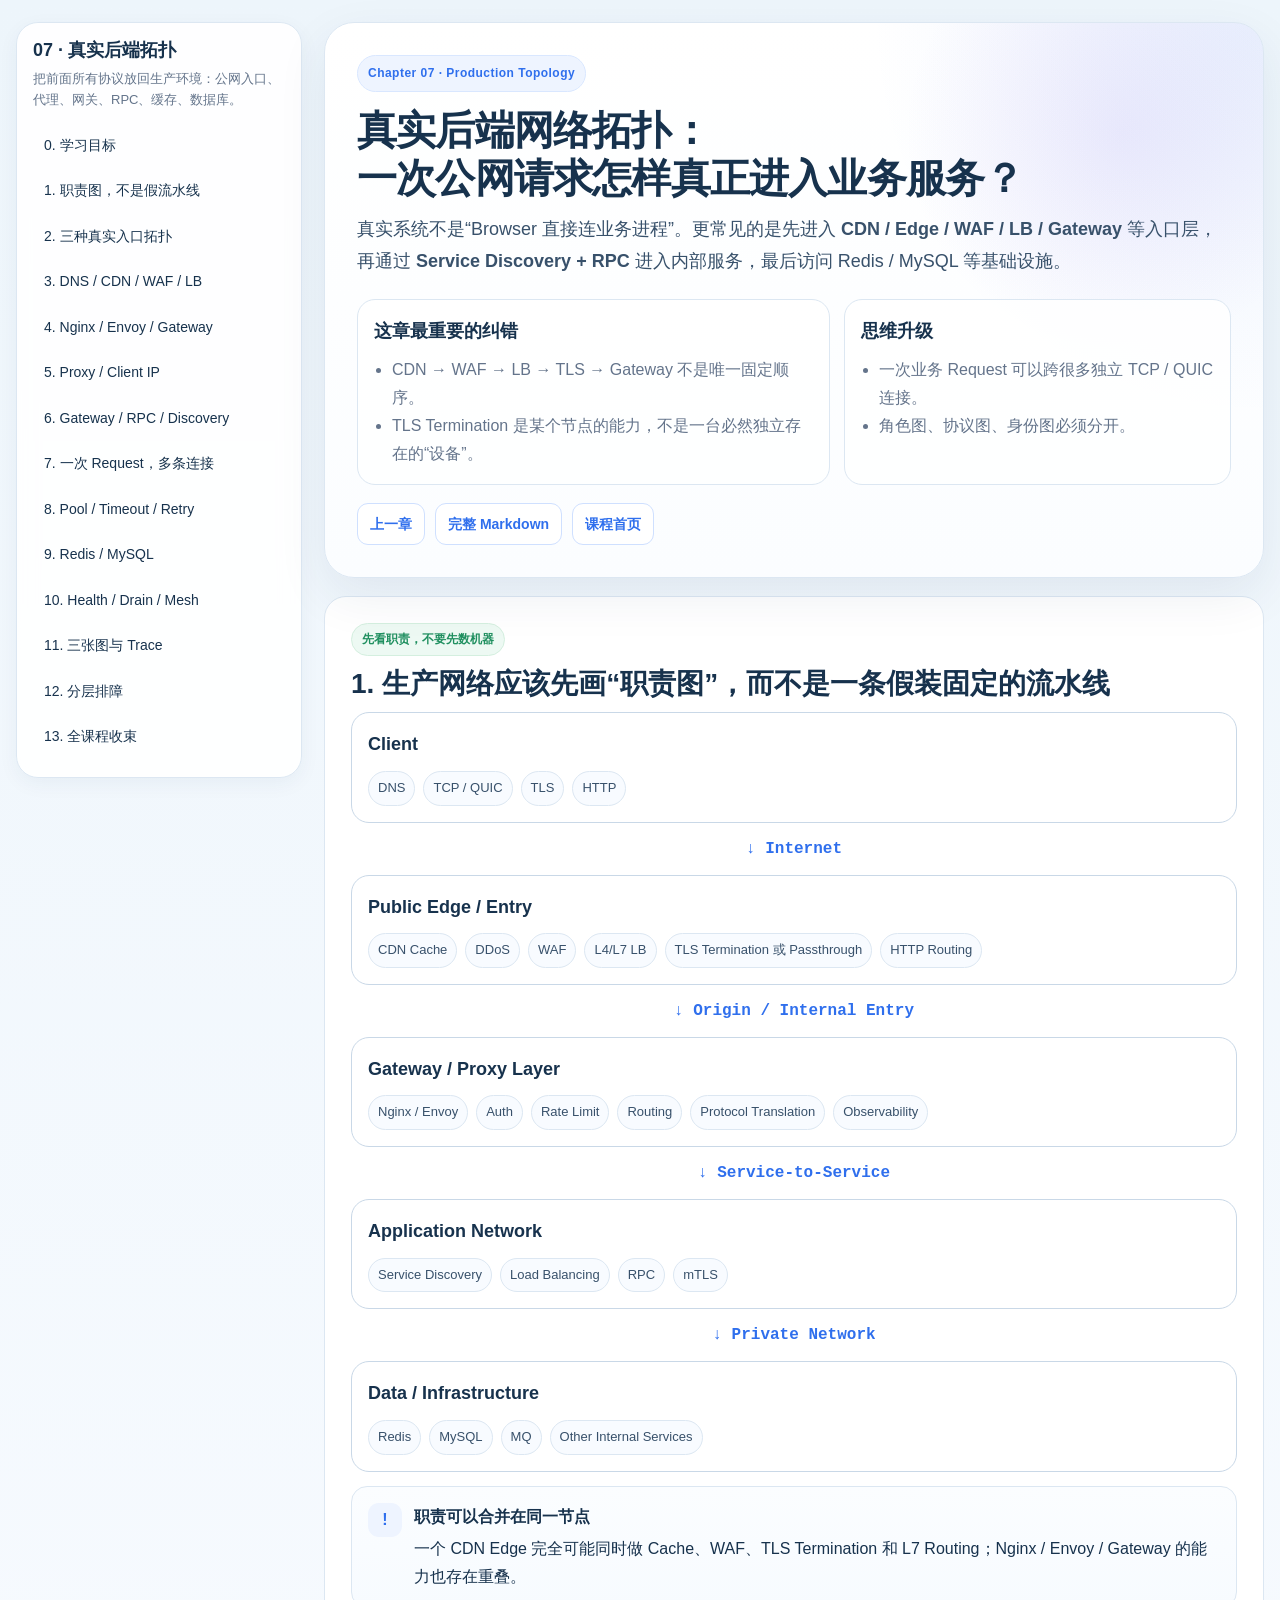
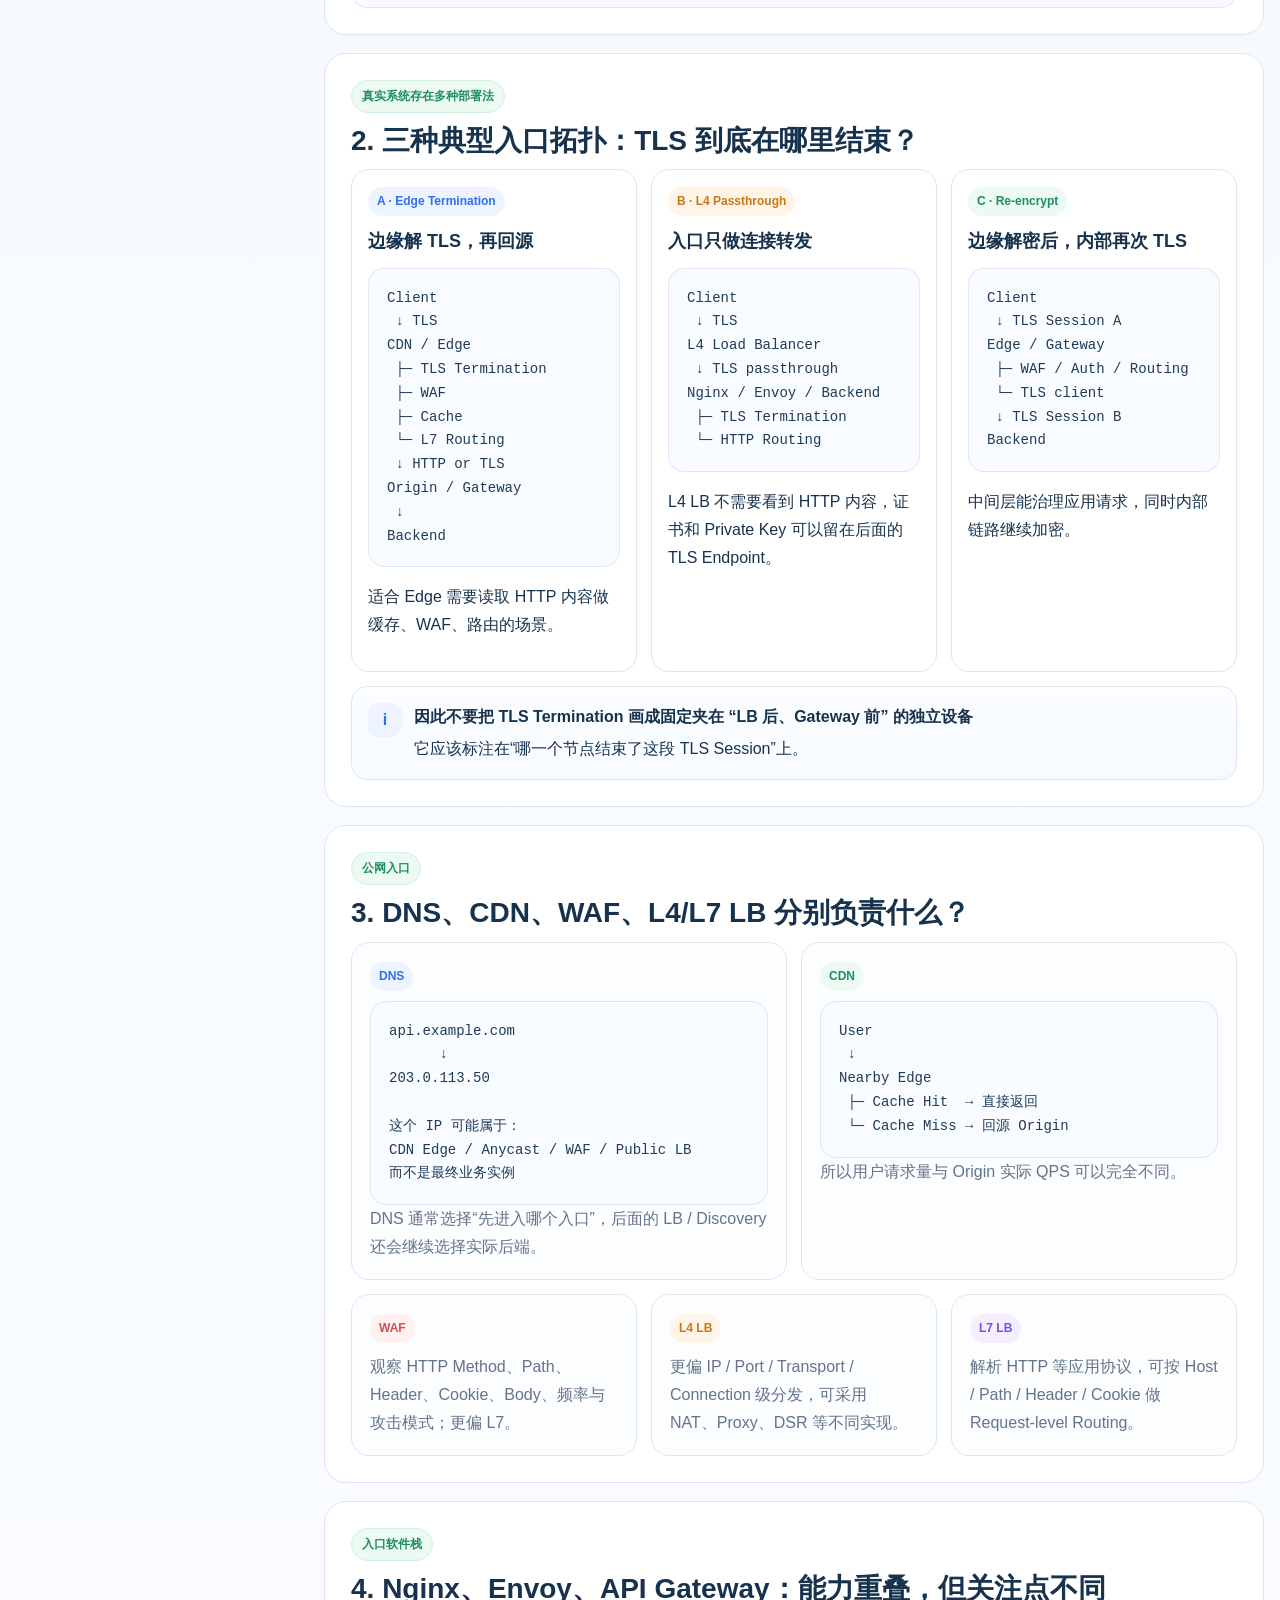
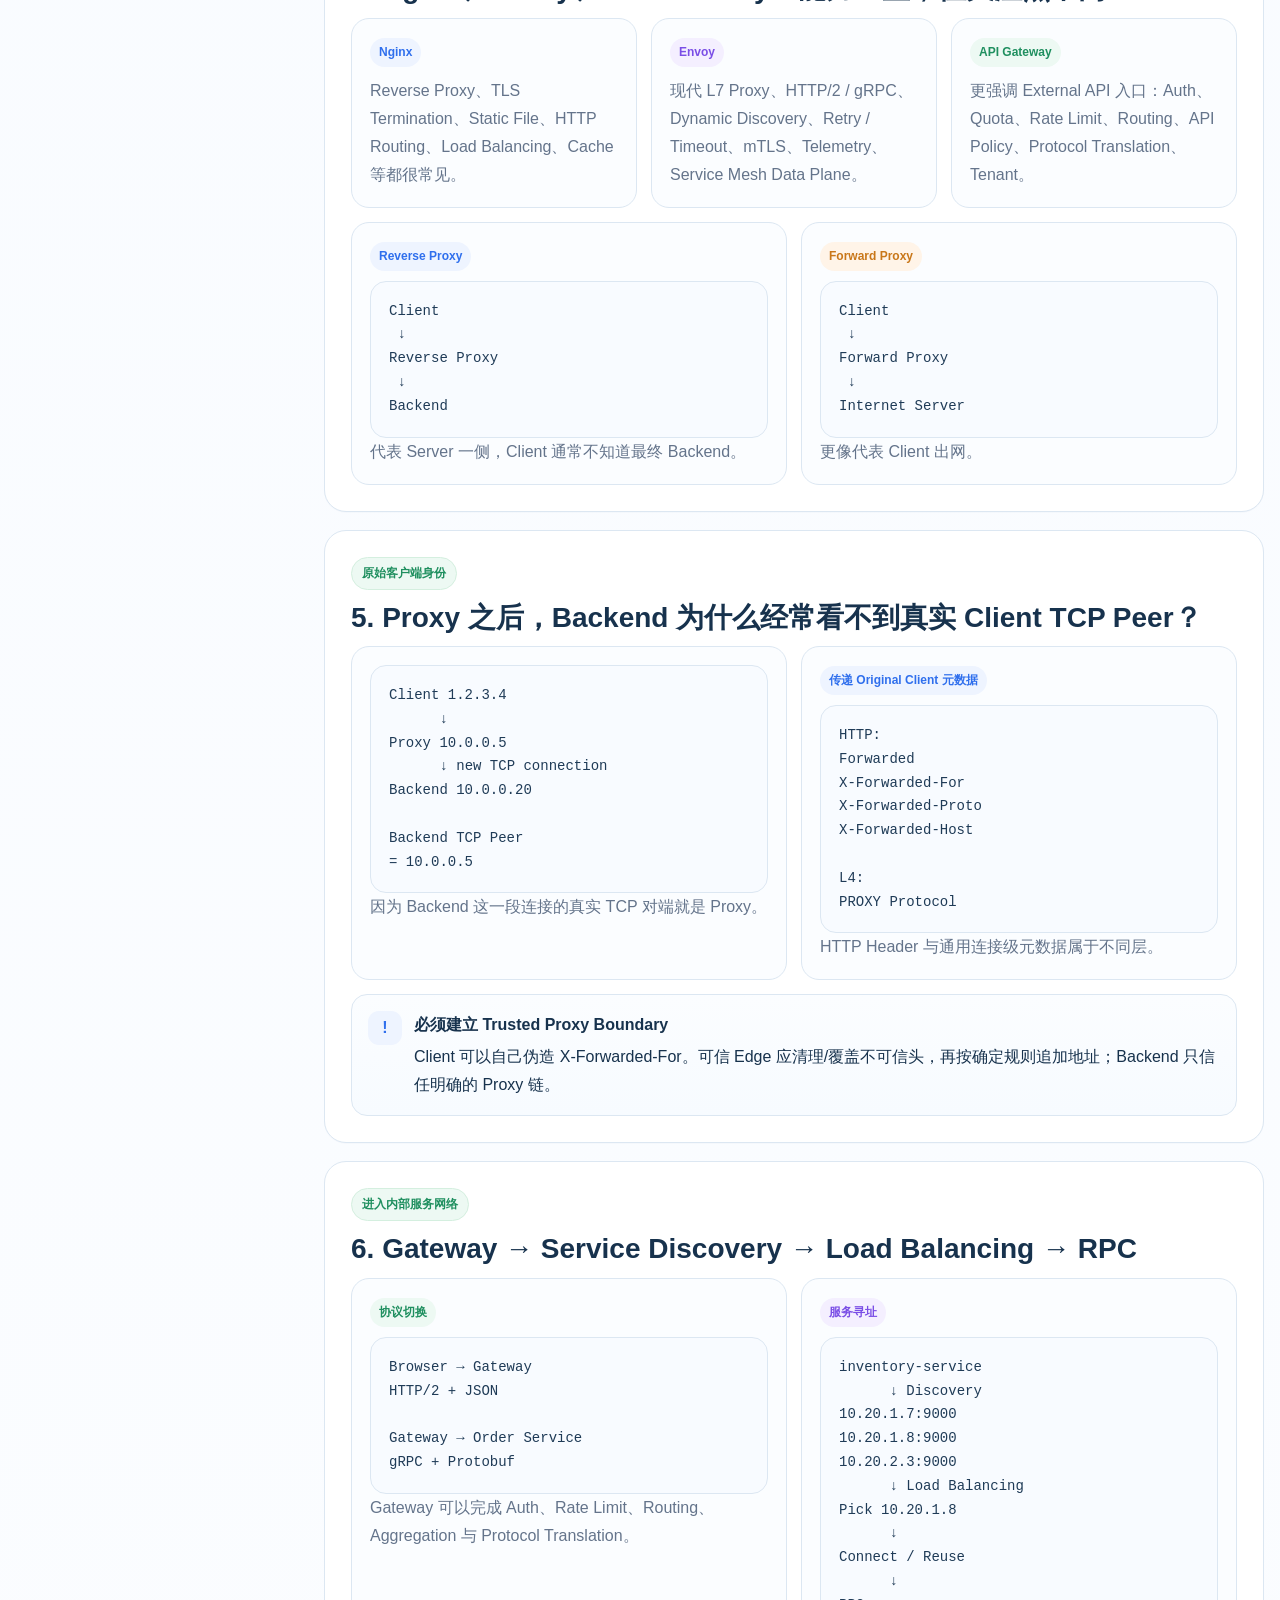
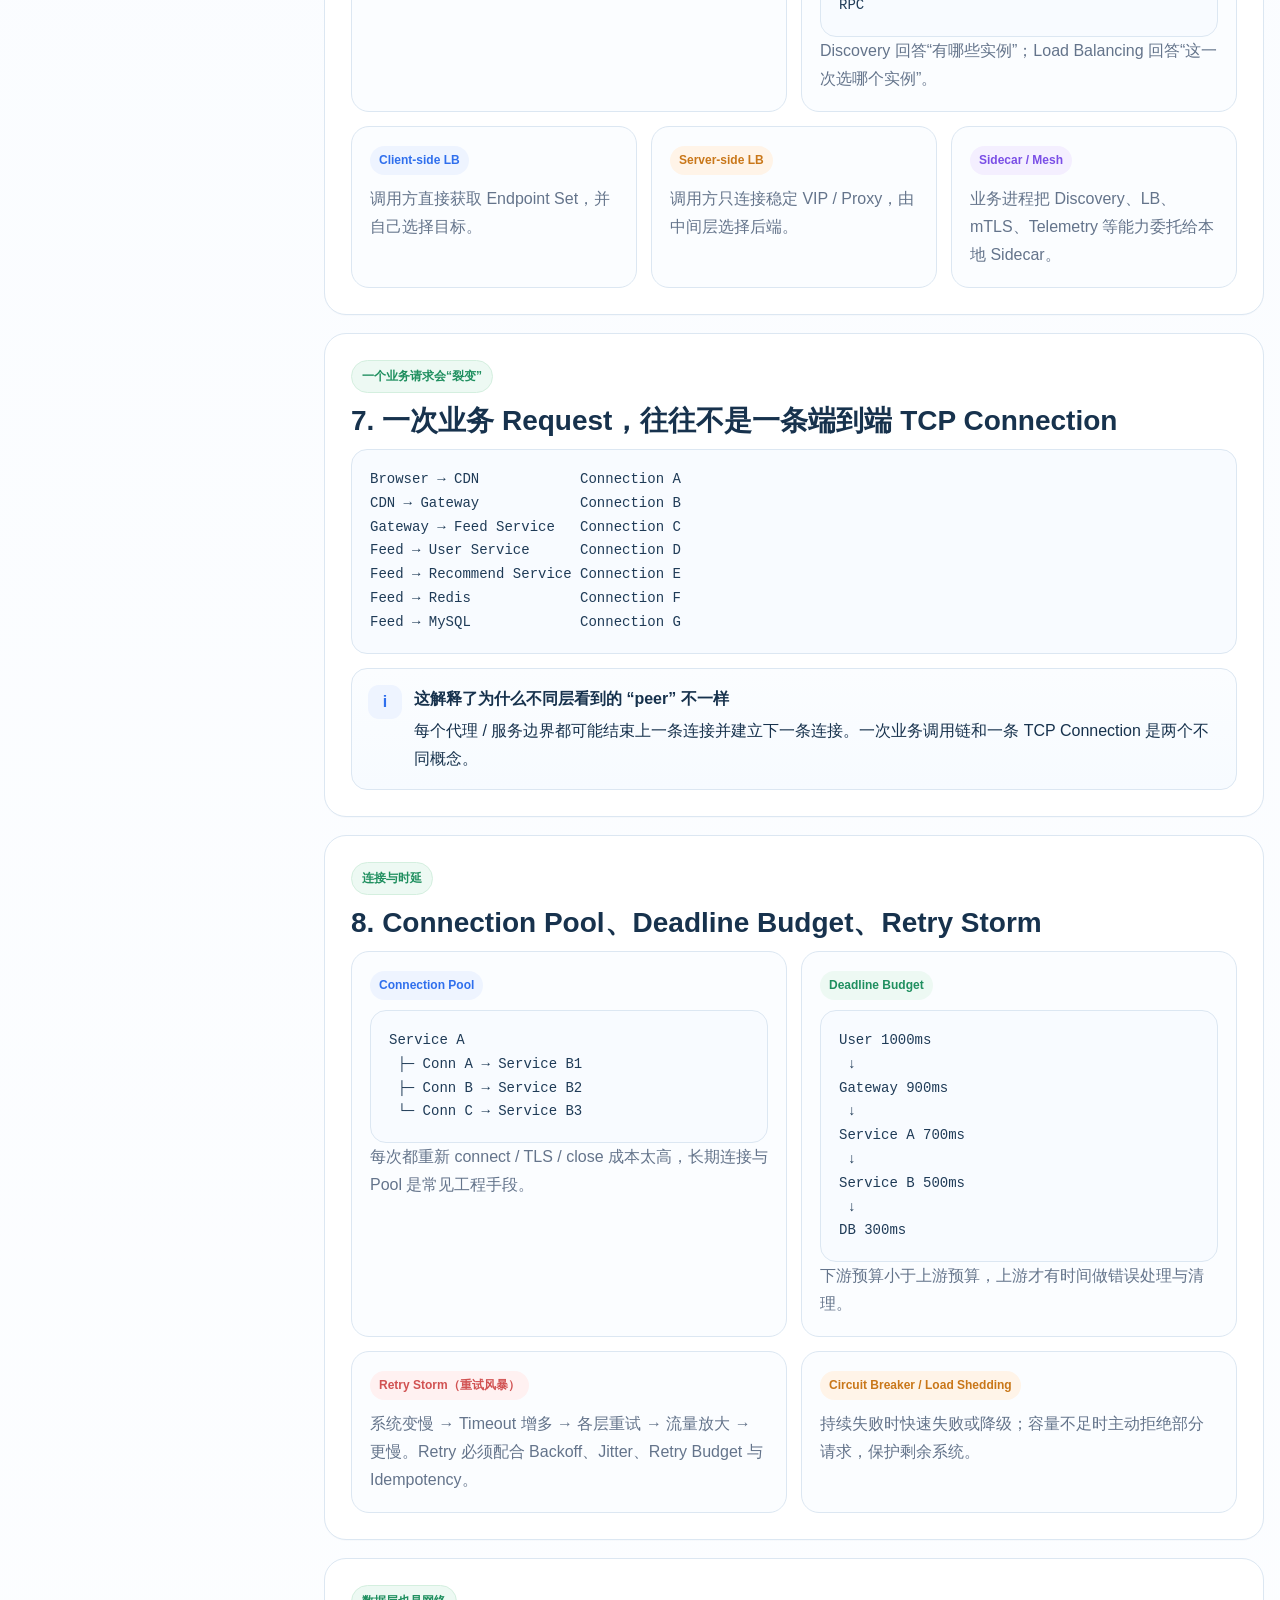
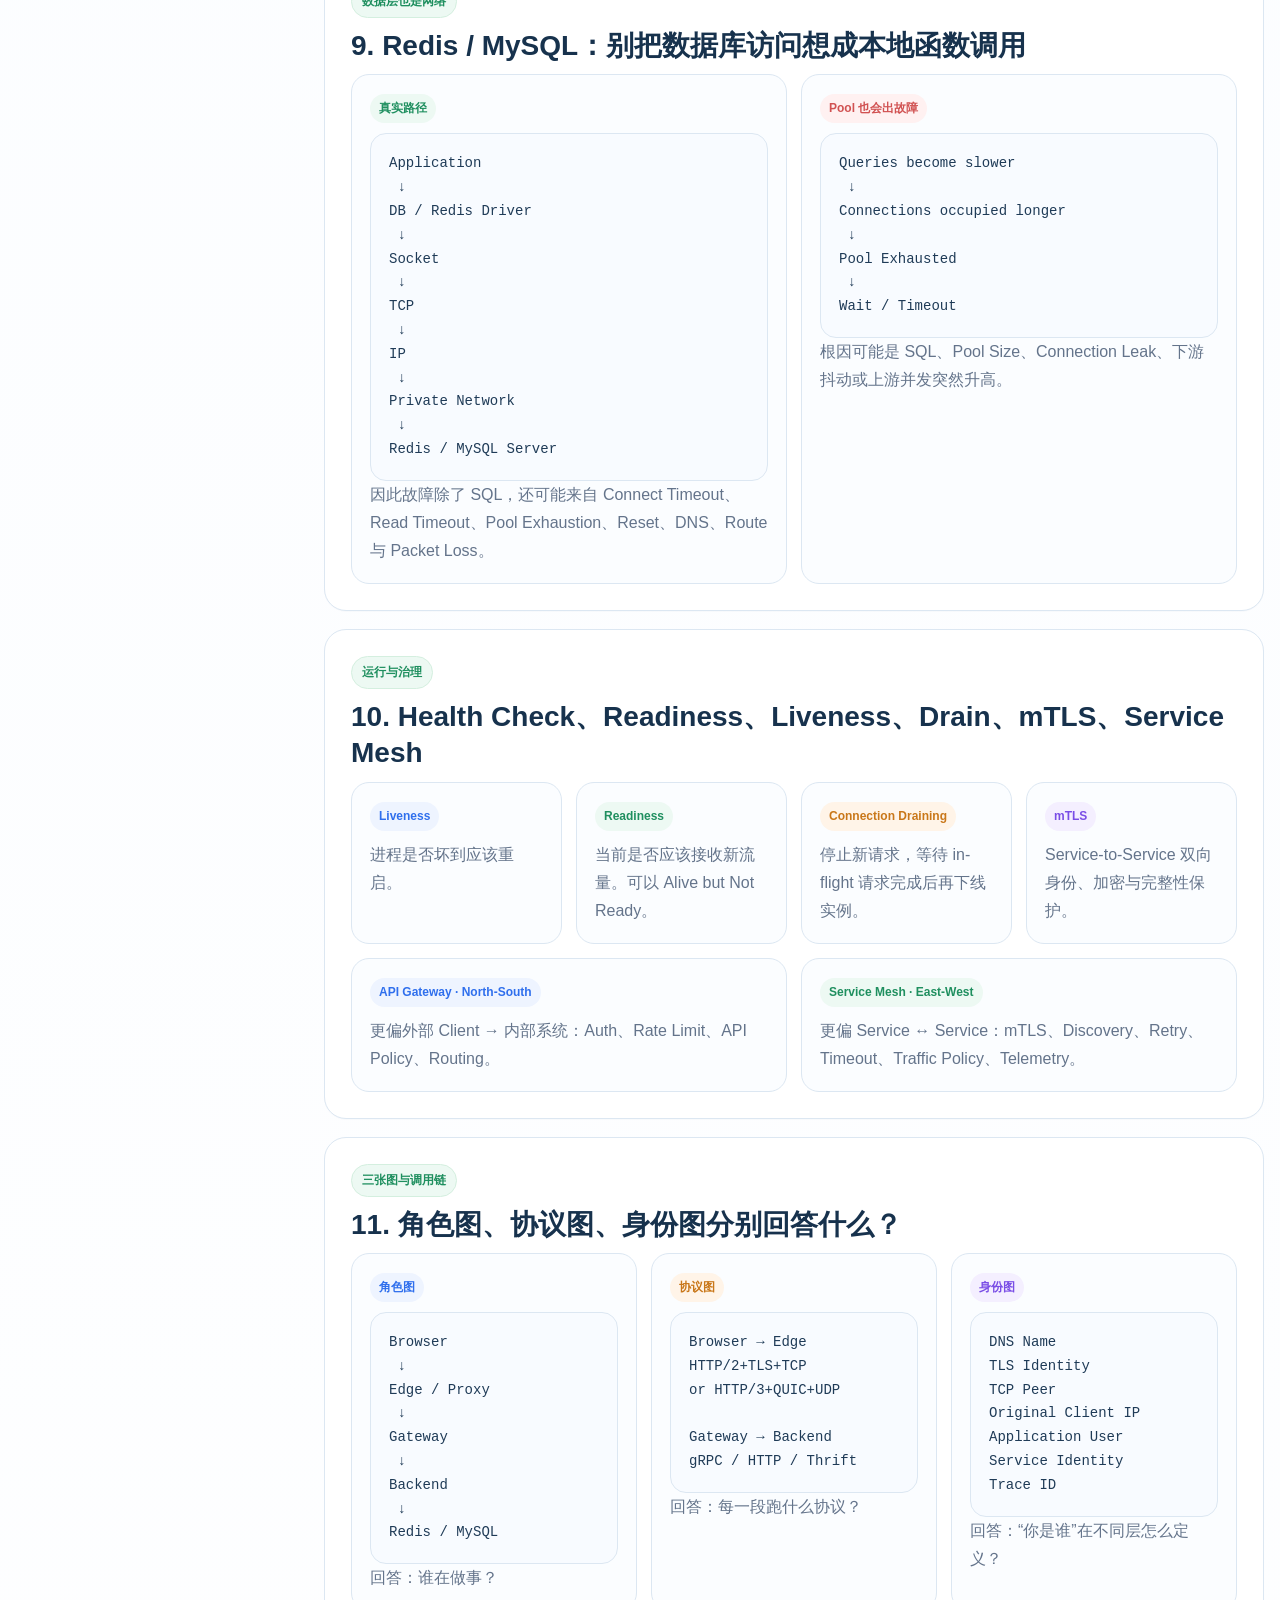
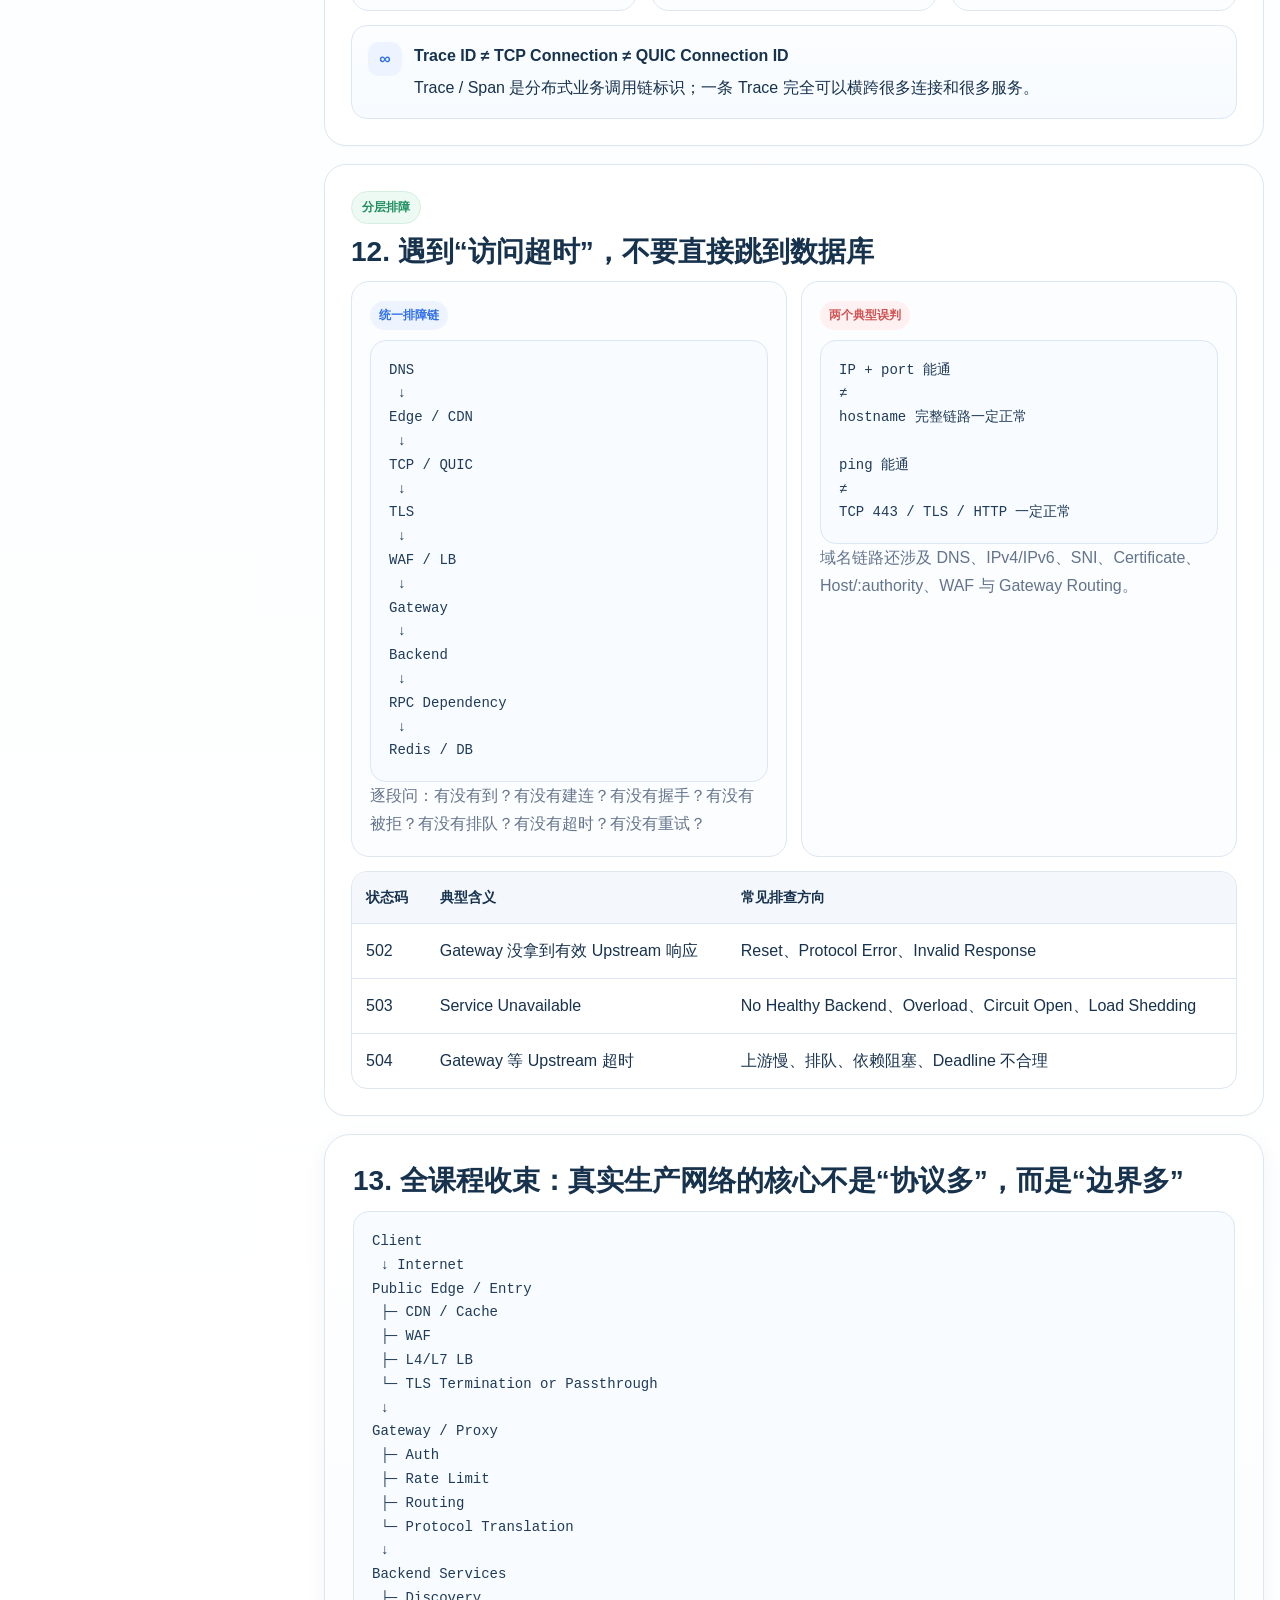
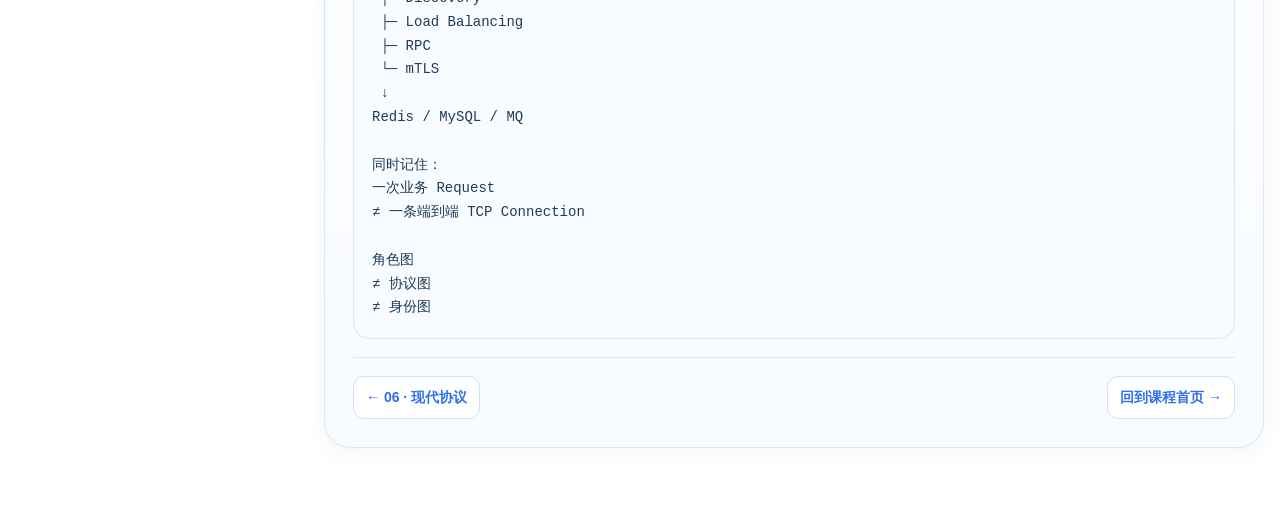
<file: network/07-backend-network-topology.html>
<!doctype html>
<html lang="zh-CN">
<head>
  <meta charset="utf-8">
  <meta name="viewport" content="width=device-width,initial-scale=1">
  <title>07｜真实后端网络拓扑</title>
  <link rel="stylesheet" href="./assets/course.css">
</head>
<body>
<div class="page">
  <aside class="toc">
    <h2>07 · 真实后端拓扑</h2>
    <p>把前面所有协议放回生产环境：公网入口、代理、网关、RPC、缓存、数据库。</p>
    <a href="#hero">0. 学习目标</a>
    <a href="#responsibility">1. 职责图，不是假流水线</a>
    <a href="#variants">2. 三种真实入口拓扑</a>
    <a href="#edge">3. DNS / CDN / WAF / LB</a>
    <a href="#proxy-stack">4. Nginx / Envoy / Gateway</a>
    <a href="#client-ip">5. Proxy / Client IP</a>
    <a href="#rpc">6. Gateway / RPC / Discovery</a>
    <a href="#connections">7. 一次 Request，多条连接</a>
    <a href="#pool">8. Pool / Timeout / Retry</a>
    <a href="#data">9. Redis / MySQL</a>
    <a href="#ops">10. Health / Drain / Mesh</a>
    <a href="#views">11. 三张图与 Trace</a>
    <a href="#troubleshoot">12. 分层排障</a>
    <a href="#summary">13. 全课程收束</a>
  </aside>

  <main class="content">
    <section class="hero" id="hero">
      <span class="badge">Chapter 07 · Production Topology</span>
      <h1>真实后端网络拓扑：<br>一次公网请求怎样真正进入业务服务？</h1>
      <p class="lead">真实系统不是“Browser 直接连业务进程”。更常见的是先进入 <b>CDN / Edge / WAF / LB / Gateway</b> 等入口层，再通过 <b>Service Discovery + RPC</b> 进入内部服务，最后访问 Redis / MySQL 等基础设施。</p>
      <div class="hero-grid">
        <div class="mini-card">
          <h3>这章最重要的纠错</h3>
          <ul>
            <li>CDN → WAF → LB → TLS → Gateway 不是唯一固定顺序。</li>
            <li>TLS Termination 是某个节点的能力，不是一台必然独立存在的“设备”。</li>
          </ul>
        </div>
        <div class="mini-card">
          <h3>思维升级</h3>
          <ul>
            <li>一次业务 Request 可以跨很多独立 TCP / QUIC 连接。</li>
            <li>角色图、协议图、身份图必须分开。</li>
          </ul>
        </div>
      </div>
      <div class="top-links"><a href="./06-modern-protocols.html">上一章</a><a href="./07-backend-network-topology.md">完整 Markdown</a><a href="./index.html">课程首页</a></div>
    </section>

    <section class="section" id="responsibility">
      <span class="eyebrow">先看职责，不要先数机器</span>
      <h2>1. 生产网络应该先画“职责图”，而不是一条假装固定的流水线</h2>
      <div class="architecture">
        <div class="arch-node">
          <h3>Client</h3>
          <div class="arch-capabilities"><span>DNS</span><span>TCP / QUIC</span><span>TLS</span><span>HTTP</span></div>
        </div>
        <div class="arch-link">↓ Internet</div>
        <div class="arch-node">
          <h3>Public Edge / Entry</h3>
          <div class="arch-capabilities"><span>CDN Cache</span><span>DDoS</span><span>WAF</span><span>L4/L7 LB</span><span>TLS Termination 或 Passthrough</span><span>HTTP Routing</span></div>
        </div>
        <div class="arch-link">↓ Origin / Internal Entry</div>
        <div class="arch-node">
          <h3>Gateway / Proxy Layer</h3>
          <div class="arch-capabilities"><span>Nginx / Envoy</span><span>Auth</span><span>Rate Limit</span><span>Routing</span><span>Protocol Translation</span><span>Observability</span></div>
        </div>
        <div class="arch-link">↓ Service-to-Service</div>
        <div class="arch-node">
          <h3>Application Network</h3>
          <div class="arch-capabilities"><span>Service Discovery</span><span>Load Balancing</span><span>RPC</span><span>mTLS</span></div>
        </div>
        <div class="arch-link">↓ Private Network</div>
        <div class="arch-node">
          <h3>Data / Infrastructure</h3>
          <div class="arch-capabilities"><span>Redis</span><span>MySQL</span><span>MQ</span><span>Other Internal Services</span></div>
        </div>
      </div>
      <div class="callout"><div class="icon">!</div><div><strong>职责可以合并在同一节点</strong><div>一个 CDN Edge 完全可能同时做 Cache、WAF、TLS Termination 和 L7 Routing；Nginx / Envoy / Gateway 的能力也存在重叠。</div></div></div>
    </section>

    <section class="section" id="variants">
      <span class="eyebrow">真实系统存在多种部署法</span>
      <h2>2. 三种典型入口拓扑：TLS 到底在哪里结束？</h2>
      <div class="grid-3">
        <div class="variant">
          <span class="tag blue">A · Edge Termination</span>
          <h3>边缘解 TLS，再回源</h3>
          <div class="diagram">Client
 ↓ TLS
CDN / Edge
 ├─ TLS Termination
 ├─ WAF
 ├─ Cache
 └─ L7 Routing
 ↓ HTTP or TLS
Origin / Gateway
 ↓
Backend</div>
          <p>适合 Edge 需要读取 HTTP 内容做缓存、WAF、路由的场景。</p>
        </div>
        <div class="variant">
          <span class="tag orange">B · L4 Passthrough</span>
          <h3>入口只做连接转发</h3>
          <div class="diagram">Client
 ↓ TLS
L4 Load Balancer
 ↓ TLS passthrough
Nginx / Envoy / Backend
 ├─ TLS Termination
 └─ HTTP Routing</div>
          <p>L4 LB 不需要看到 HTTP 内容，证书和 Private Key 可以留在后面的 TLS Endpoint。</p>
        </div>
        <div class="variant">
          <span class="tag green">C · Re-encrypt</span>
          <h3>边缘解密后，内部再次 TLS</h3>
          <div class="diagram">Client
 ↓ TLS Session A
Edge / Gateway
 ├─ WAF / Auth / Routing
 └─ TLS client
 ↓ TLS Session B
Backend</div>
          <p>中间层能治理应用请求，同时内部链路继续加密。</p>
        </div>
      </div>
      <div class="callout"><div class="icon">i</div><div><strong>因此不要把 TLS Termination 画成固定夹在 “LB 后、Gateway 前” 的独立设备</strong><div>它应该标注在“哪一个节点结束了这段 TLS Session”上。</div></div></div>
    </section>

    <section class="section" id="edge">
      <span class="eyebrow">公网入口</span>
      <h2>3. DNS、CDN、WAF、L4/L7 LB 分别负责什么？</h2>
      <div class="grid-2">
        <div class="grid-card">
          <span class="tag blue">DNS</span>
          <div class="diagram">api.example.com
      ↓
203.0.113.50

这个 IP 可能属于：
CDN Edge / Anycast / WAF / Public LB
而不是最终业务实例</div>
          <p>DNS 通常选择“先进入哪个入口”，后面的 LB / Discovery 还会继续选择实际后端。</p>
        </div>
        <div class="grid-card">
          <span class="tag green">CDN</span>
          <div class="diagram">User
 ↓
Nearby Edge
 ├─ Cache Hit  → 直接返回
 └─ Cache Miss → 回源 Origin</div>
          <p>所以用户请求量与 Origin 实际 QPS 可以完全不同。</p>
        </div>
      </div>
      <div class="grid-3" style="margin-top:14px">
        <div class="grid-card"><span class="tag red">WAF</span><p>观察 HTTP Method、Path、Header、Cookie、Body、频率与攻击模式；更偏 L7。</p></div>
        <div class="grid-card"><span class="tag orange">L4 LB</span><p>更偏 IP / Port / Transport / Connection 级分发，可采用 NAT、Proxy、DSR 等不同实现。</p></div>
        <div class="grid-card"><span class="tag purple">L7 LB</span><p>解析 HTTP 等应用协议，可按 Host / Path / Header / Cookie 做 Request-level Routing。</p></div>
      </div>
    </section>

    <section class="section" id="proxy-stack">
      <span class="eyebrow">入口软件栈</span>
      <h2>4. Nginx、Envoy、API Gateway：能力重叠，但关注点不同</h2>
      <div class="grid-3">
        <div class="grid-card"><span class="tag blue">Nginx</span><p>Reverse Proxy、TLS Termination、Static File、HTTP Routing、Load Balancing、Cache 等都很常见。</p></div>
        <div class="grid-card"><span class="tag purple">Envoy</span><p>现代 L7 Proxy、HTTP/2 / gRPC、Dynamic Discovery、Retry / Timeout、mTLS、Telemetry、Service Mesh Data Plane。</p></div>
        <div class="grid-card"><span class="tag green">API Gateway</span><p>更强调 External API 入口：Auth、Quota、Rate Limit、Routing、API Policy、Protocol Translation、Tenant。</p></div>
      </div>
      <div class="grid-2" style="margin-top:14px">
        <div class="grid-card"><span class="tag blue">Reverse Proxy</span><div class="diagram">Client
 ↓
Reverse Proxy
 ↓
Backend</div><p>代表 Server 一侧，Client 通常不知道最终 Backend。</p></div>
        <div class="grid-card"><span class="tag orange">Forward Proxy</span><div class="diagram">Client
 ↓
Forward Proxy
 ↓
Internet Server</div><p>更像代表 Client 出网。</p></div>
      </div>
    </section>

    <section class="section" id="client-ip">
      <span class="eyebrow">原始客户端身份</span>
      <h2>5. Proxy 之后，Backend 为什么经常看不到真实 Client TCP Peer？</h2>
      <div class="grid-2">
        <div class="grid-card">
          <div class="diagram">Client 1.2.3.4
      ↓
Proxy 10.0.0.5
      ↓ new TCP connection
Backend 10.0.0.20

Backend TCP Peer
= 10.0.0.5</div>
          <p>因为 Backend 这一段连接的真实 TCP 对端就是 Proxy。</p>
        </div>
        <div class="grid-card">
          <span class="tag blue">传递 Original Client 元数据</span>
          <div class="diagram">HTTP:
Forwarded
X-Forwarded-For
X-Forwarded-Proto
X-Forwarded-Host

L4:
PROXY Protocol</div>
          <p>HTTP Header 与通用连接级元数据属于不同层。</p>
        </div>
      </div>
      <div class="callout"><div class="icon">!</div><div><strong>必须建立 Trusted Proxy Boundary</strong><div>Client 可以自己伪造 X-Forwarded-For。可信 Edge 应清理/覆盖不可信头，再按确定规则追加地址；Backend 只信任明确的 Proxy 链。</div></div></div>
    </section>

    <section class="section" id="rpc">
      <span class="eyebrow">进入内部服务网络</span>
      <h2>6. Gateway → Service Discovery → Load Balancing → RPC</h2>
      <div class="grid-2">
        <div class="grid-card">
          <span class="tag green">协议切换</span>
          <div class="diagram">Browser → Gateway
HTTP/2 + JSON

Gateway → Order Service
gRPC + Protobuf</div>
          <p>Gateway 可以完成 Auth、Rate Limit、Routing、Aggregation 与 Protocol Translation。</p>
        </div>
        <div class="grid-card">
          <span class="tag purple">服务寻址</span>
          <div class="diagram">inventory-service
      ↓ Discovery
10.20.1.7:9000
10.20.1.8:9000
10.20.2.3:9000
      ↓ Load Balancing
Pick 10.20.1.8
      ↓
Connect / Reuse
      ↓
RPC</div>
          <p>Discovery 回答“有哪些实例”；Load Balancing 回答“这一次选哪个实例”。</p>
        </div>
      </div>
      <div class="grid-3" style="margin-top:14px">
        <div class="grid-card"><span class="tag blue">Client-side LB</span><p>调用方直接获取 Endpoint Set，并自己选择目标。</p></div>
        <div class="grid-card"><span class="tag orange">Server-side LB</span><p>调用方只连接稳定 VIP / Proxy，由中间层选择后端。</p></div>
        <div class="grid-card"><span class="tag purple">Sidecar / Mesh</span><p>业务进程把 Discovery、LB、mTLS、Telemetry 等能力委托给本地 Sidecar。</p></div>
      </div>
    </section>

    <section class="section" id="connections">
      <span class="eyebrow">一个业务请求会“裂变”</span>
      <h2>7. 一次业务 Request，往往不是一条端到端 TCP Connection</h2>
      <div class="diagram">Browser → CDN            Connection A
CDN → Gateway            Connection B
Gateway → Feed Service   Connection C
Feed → User Service      Connection D
Feed → Recommend Service Connection E
Feed → Redis             Connection F
Feed → MySQL             Connection G</div>
      <div class="callout"><div class="icon">i</div><div><strong>这解释了为什么不同层看到的 “peer” 不一样</strong><div>每个代理 / 服务边界都可能结束上一条连接并建立下一条连接。一次业务调用链和一条 TCP Connection 是两个不同概念。</div></div></div>
    </section>

    <section class="section" id="pool">
      <span class="eyebrow">连接与时延</span>
      <h2>8. Connection Pool、Deadline Budget、Retry Storm</h2>
      <div class="grid-2">
        <div class="grid-card"><span class="tag blue">Connection Pool</span><div class="diagram">Service A
 ├─ Conn A → Service B1
 ├─ Conn B → Service B2
 └─ Conn C → Service B3</div><p>每次都重新 connect / TLS / close 成本太高，长期连接与 Pool 是常见工程手段。</p></div>
        <div class="grid-card"><span class="tag green">Deadline Budget</span><div class="diagram">User 1000ms
 ↓
Gateway 900ms
 ↓
Service A 700ms
 ↓
Service B 500ms
 ↓
DB 300ms</div><p>下游预算小于上游预算，上游才有时间做错误处理与清理。</p></div>
      </div>
      <div class="grid-2" style="margin-top:14px">
        <div class="grid-card"><span class="tag red">Retry Storm（重试风暴）</span><p>系统变慢 → Timeout 增多 → 各层重试 → 流量放大 → 更慢。Retry 必须配合 Backoff、Jitter、Retry Budget 与 Idempotency。</p></div>
        <div class="grid-card"><span class="tag orange">Circuit Breaker / Load Shedding</span><p>持续失败时快速失败或降级；容量不足时主动拒绝部分请求，保护剩余系统。</p></div>
      </div>
    </section>

    <section class="section" id="data">
      <span class="eyebrow">数据层也是网络</span>
      <h2>9. Redis / MySQL：别把数据库访问想成本地函数调用</h2>
      <div class="grid-2">
        <div class="grid-card">
          <span class="tag green">真实路径</span>
          <div class="diagram">Application
 ↓
DB / Redis Driver
 ↓
Socket
 ↓
TCP
 ↓
IP
 ↓
Private Network
 ↓
Redis / MySQL Server</div>
          <p>因此故障除了 SQL，还可能来自 Connect Timeout、Read Timeout、Pool Exhaustion、Reset、DNS、Route 与 Packet Loss。</p>
        </div>
        <div class="grid-card">
          <span class="tag red">Pool 也会出故障</span>
          <div class="diagram">Queries become slower
 ↓
Connections occupied longer
 ↓
Pool Exhausted
 ↓
Wait / Timeout</div>
          <p>根因可能是 SQL、Pool Size、Connection Leak、下游抖动或上游并发突然升高。</p>
        </div>
      </div>
    </section>

    <section class="section" id="ops">
      <span class="eyebrow">运行与治理</span>
      <h2>10. Health Check、Readiness、Liveness、Drain、mTLS、Service Mesh</h2>
      <div class="grid-4">
        <div class="grid-card"><span class="tag blue">Liveness</span><p>进程是否坏到应该重启。</p></div>
        <div class="grid-card"><span class="tag green">Readiness</span><p>当前是否应该接收新流量。可以 Alive but Not Ready。</p></div>
        <div class="grid-card"><span class="tag orange">Connection Draining</span><p>停止新请求，等待 in-flight 请求完成后再下线实例。</p></div>
        <div class="grid-card"><span class="tag purple">mTLS</span><p>Service-to-Service 双向身份、加密与完整性保护。</p></div>
      </div>
      <div class="grid-2" style="margin-top:14px">
        <div class="grid-card"><span class="tag blue">API Gateway · North-South</span><p>更偏外部 Client → 内部系统：Auth、Rate Limit、API Policy、Routing。</p></div>
        <div class="grid-card"><span class="tag green">Service Mesh · East-West</span><p>更偏 Service ↔ Service：mTLS、Discovery、Retry、Timeout、Traffic Policy、Telemetry。</p></div>
      </div>
    </section>

    <section class="section" id="views">
      <span class="eyebrow">三张图与调用链</span>
      <h2>11. 角色图、协议图、身份图分别回答什么？</h2>
      <div class="grid-3">
        <div class="grid-card"><span class="tag blue">角色图</span><div class="diagram">Browser
 ↓
Edge / Proxy
 ↓
Gateway
 ↓
Backend
 ↓
Redis / MySQL</div><p>回答：谁在做事？</p></div>
        <div class="grid-card"><span class="tag orange">协议图</span><div class="diagram">Browser → Edge
HTTP/2+TLS+TCP
or HTTP/3+QUIC+UDP

Gateway → Backend
gRPC / HTTP / Thrift</div><p>回答：每一段跑什么协议？</p></div>
        <div class="grid-card"><span class="tag purple">身份图</span><div class="diagram">DNS Name
TLS Identity
TCP Peer
Original Client IP
Application User
Service Identity
Trace ID</div><p>回答：“你是谁”在不同层怎么定义？</p></div>
      </div>
      <div class="callout"><div class="icon">∞</div><div><strong>Trace ID ≠ TCP Connection ≠ QUIC Connection ID</strong><div>Trace / Span 是分布式业务调用链标识；一条 Trace 完全可以横跨很多连接和很多服务。</div></div></div>
    </section>

    <section class="section" id="troubleshoot">
      <span class="eyebrow">分层排障</span>
      <h2>12. 遇到“访问超时”，不要直接跳到数据库</h2>
      <div class="grid-2">
        <div class="grid-card">
          <span class="tag blue">统一排障链</span>
          <div class="diagram">DNS
 ↓
Edge / CDN
 ↓
TCP / QUIC
 ↓
TLS
 ↓
WAF / LB
 ↓
Gateway
 ↓
Backend
 ↓
RPC Dependency
 ↓
Redis / DB</div>
          <p>逐段问：有没有到？有没有建连？有没有握手？有没有被拒？有没有排队？有没有超时？有没有重试？</p>
        </div>
        <div class="grid-card">
          <span class="tag red">两个典型误判</span>
          <div class="diagram">IP + port 能通
≠
hostname 完整链路一定正常

ping 能通
≠
TCP 443 / TLS / HTTP 一定正常</div>
          <p>域名链路还涉及 DNS、IPv4/IPv6、SNI、Certificate、Host/:authority、WAF 与 Gateway Routing。</p>
        </div>
      </div>
      <table style="margin-top:14px">
        <thead><tr><th>状态码</th><th>典型含义</th><th>常见排查方向</th></tr></thead>
        <tbody>
          <tr><td>502</td><td>Gateway 没拿到有效 Upstream 响应</td><td>Reset、Protocol Error、Invalid Response</td></tr>
          <tr><td>503</td><td>Service Unavailable</td><td>No Healthy Backend、Overload、Circuit Open、Load Shedding</td></tr>
          <tr><td>504</td><td>Gateway 等 Upstream 超时</td><td>上游慢、排队、依赖阻塞、Deadline 不合理</td></tr>
        </tbody>
      </table>
    </section>

    <section class="summary" id="summary">
      <h2>13. 全课程收束：真实生产网络的核心不是“协议多”，而是“边界多”</h2>
      <div class="diagram">Client
 ↓ Internet
Public Edge / Entry
 ├─ CDN / Cache
 ├─ WAF
 ├─ L4/L7 LB
 └─ TLS Termination or Passthrough
 ↓
Gateway / Proxy
 ├─ Auth
 ├─ Rate Limit
 ├─ Routing
 └─ Protocol Translation
 ↓
Backend Services
 ├─ Discovery
 ├─ Load Balancing
 ├─ RPC
 └─ mTLS
 ↓
Redis / MySQL / MQ

同时记住：
一次业务 Request
≠ 一条端到端 TCP Connection

角色图
≠ 协议图
≠ 身份图</div>
      <div class="chapter-nav"><a href="./06-modern-protocols.html">← 06 · 现代协议</a><a href="./index.html">回到课程首页 →</a></div>
    </section>
  </main>
</div>
</body>
</html>
</file>
<file: llm/assets/site.css>
:root{
  --bg:#f5f8fd;--panel:#fff;--panel2:#f9fbff;--text:#1e2a44;--muted:#62708b;
  --line:#e3e9f4;--blue:#4f7cff;--blue2:#86a9ff;--green:#35b37e;--orange:#ff9d4d;
  --purple:#8b6dff;--red:#ed6b6b;--shadow:0 14px 34px rgba(47,73,123,.08);--r:20px;
}
*{box-sizing:border-box} html{scroll-behavior:smooth}
body{margin:0;font-family:"Microsoft YaHei","PingFang SC",Arial,sans-serif;color:var(--text);
background:linear-gradient(180deg,#f9fbff,#f4f7fc);line-height:1.65}
a{color:inherit}
.topbar{position:sticky;top:0;z-index:50;background:rgba(255,255,255,.86);backdrop-filter:blur(12px);
border-bottom:1px solid rgba(227,233,244,.95)}
.topbar-inner{max-width:1380px;margin:auto;padding:13px 22px;display:flex;align-items:center;justify-content:space-between;gap:16px}
.brand{display:flex;align-items:center;gap:12px;font-weight:800}.brand-badge{width:42px;height:42px;border-radius:14px;
display:grid;place-items:center;background:linear-gradient(135deg,var(--blue),var(--blue2));color:#fff;box-shadow:var(--shadow)}
.toplinks{display:flex;gap:9px;flex-wrap:wrap}.toplinks a{text-decoration:none;color:var(--muted);padding:8px 12px;
border:1px solid var(--line);border-radius:999px;background:#fff;font-size:13px}
.toplinks a:hover{color:var(--blue);background:#eef4ff}
.shell{max-width:1380px;margin:auto;padding:24px 22px 64px;display:grid;grid-template-columns:270px 1fr;gap:22px}
.shell.home{grid-template-columns:1fr}
.sidebar{position:sticky;top:82px;align-self:start;background:var(--panel);border:1px solid var(--line);border-radius:var(--r);
box-shadow:var(--shadow);padding:18px}.sidebar h3{margin:0 0 8px}.sidebar p{color:var(--muted);font-size:13px;margin:0 0 12px}
.sidenav{display:grid;gap:6px}.sidenav a{text-decoration:none;color:var(--muted);padding:9px 11px;border-radius:11px;font-size:14px}
.sidenav a:hover,.sidenav a.active{background:#eef4ff;color:var(--blue)}
.content{display:grid;gap:22px}.panel,.hero{background:var(--panel);border:1px solid var(--line);border-radius:24px;box-shadow:var(--shadow)}
.hero{padding:30px;position:relative;overflow:hidden}.hero:after{content:"";position:absolute;right:-70px;top:-70px;width:260px;height:260px;
border-radius:50%;background:radial-gradient(circle,rgba(79,124,255,.18),rgba(79,124,255,0) 68%)}
.eyebrow{display:inline-flex;padding:7px 11px;border-radius:999px;background:#eef4ff;color:var(--blue);font-size:13px;font-weight:800;margin-bottom:14px}
h1{font-size:40px;line-height:1.18;margin:0 0 14px}h2{font-size:28px;line-height:1.25;margin:0}h3{line-height:1.35}
.lead{color:var(--muted);font-size:16px;line-height:1.9;margin:0;max-width:960px}
.section{padding:26px}.section-head{display:flex;align-items:flex-end;justify-content:space-between;gap:18px;margin-bottom:18px}
.section-head p{margin:0;color:var(--muted);max-width:760px;font-size:14px}
.grid2,.grid3,.grid4,.grid5,.grid6{display:grid;gap:16px}.grid2{grid-template-columns:repeat(2,1fr)}
.grid3{grid-template-columns:repeat(3,1fr)}.grid4{grid-template-columns:repeat(4,1fr)}
.grid5{grid-template-columns:repeat(5,1fr)}.grid6{grid-template-columns:repeat(6,1fr)}
.card{background:var(--panel2);border:1px solid var(--line);border-radius:18px;padding:18px}.card.white{background:#fff;box-shadow:var(--shadow)}
.card h3,.card h4{margin:0 0 9px}.card p{margin:0;color:var(--muted);font-size:14px}
.kpis{display:grid;grid-template-columns:repeat(4,1fr);gap:12px;margin-top:20px}.kpi{padding:16px;border-radius:17px;background:#f9fbff;border:1px solid var(--line)}
.kpi strong{display:block;font-size:18px;margin-bottom:4px}.kpi span{font-size:13px;color:var(--muted)}
.flow{display:grid;gap:12px}.flow.horizontal{grid-template-columns:repeat(var(--cols,5),1fr)}
.step{position:relative;background:#fff;border:1px solid var(--line);border-radius:17px;padding:16px;text-align:center;min-height:118px}
.step strong{display:block;margin-bottom:7px}.step span{font-size:13px;color:var(--muted)}.flow.horizontal .step:not(:last-child):after{
content:"→";position:absolute;right:-12px;top:50%;transform:translateY(-50%);color:#9db0d8;font-size:24px;font-weight:900}
.stack{display:grid;gap:9px;max-width:430px;margin:auto}.block{padding:13px 15px;border:1px solid var(--line);border-radius:14px;text-align:center;font-weight:800;background:#fff}
.block.blue{background:#eef4ff;color:#365fc7}.block.green{background:#effaf6;color:#21805a}.block.orange{background:#fff7ec;color:#a96514}
.block.purple{background:#f5f2ff;color:#6c54c4}.block.red{background:#fff1f1;color:#bb5050}.down{text-align:center;color:#99aaca;font-size:20px;font-weight:900}
.callout{padding:14px 16px;border-radius:16px;margin-top:14px;font-size:14px}.callout.info{background:#f1f6ff;border:1px solid #d9e5ff;color:#365fbd}
.callout.warn{background:#fff9ef;border:1px solid #f2dfbc;color:#8a6729}.callout.bad{background:#fff3f3;border:1px solid #f1cece;color:#ae5454}
.pills{display:flex;gap:8px;flex-wrap:wrap;margin-top:12px}.pill{font-size:12px;padding:7px 10px;border-radius:999px;background:#f3f6fb;color:var(--muted);border:1px solid var(--line)}
.compare{display:grid;grid-template-columns:1fr 1fr;gap:16px}.compare .side{border:1px solid var(--line);border-radius:18px;padding:18px;background:#fff}
.compare ul{margin:0;padding-left:18px;color:var(--muted);font-size:14px;line-height:1.9}
table{width:100%;border-collapse:collapse;background:#fff;border:1px solid var(--line);border-radius:16px;overflow:hidden}
th,td{padding:13px 14px;border-bottom:1px solid var(--line);text-align:left;vertical-align:top;font-size:14px}th{background:#f4f8ff;color:#315bc1}
tr:last-child td{border-bottom:0}
.diagram{border:1px solid var(--line);border-radius:18px;padding:18px;background:#fff}.diagram-title{font-weight:800;margin-bottom:12px}
.bar-row{display:grid;grid-template-columns:90px 1fr 50px;gap:10px;align-items:center;margin:9px 0;font-size:13px;color:var(--muted)}
.bar{height:11px;border-radius:999px;background:#edf1f8;overflow:hidden;border:1px solid var(--line)}.bar i{display:block;height:100%;border-radius:999px;background:linear-gradient(90deg,var(--blue2),var(--blue))}
.token-row{display:flex;gap:9px;flex-wrap:wrap}.token{padding:9px 12px;border:1px solid #dce5fb;border-radius:11px;background:#f5f8ff;color:#3a5dc2;font-weight:800}
.token.focus{background:#fff3f3;border-color:#f1cccc;color:#c45555}
.pathgrid{display:grid;grid-template-columns:repeat(4,1fr);gap:14px}.pathcard{background:#fff;border:1px solid var(--line);border-radius:18px;padding:17px;box-shadow:var(--shadow)}
.pathcard h3{margin:0 0 7px}.pathcard p{margin:0 0 10px;color:var(--muted);font-size:14px}.pathline{background:#f4f8ff;color:var(--blue);padding:9px 11px;border-radius:12px;font-weight:800;font-size:13px}
.timeline{display:grid;gap:12px}.timeline-row{display:grid;grid-template-columns:110px 1fr;gap:14px}.day{border-radius:17px;color:#fff;background:linear-gradient(135deg,var(--blue),var(--blue2));
display:grid;place-items:center;text-align:center;font-weight:900;padding:14px}.daybody{background:#fff;border:1px solid var(--line);border-radius:17px;padding:16px}
.daybody h3{margin:0 0 7px}.daybody p{margin:0;color:var(--muted);font-size:14px}
details{background:#fff;border:1px solid var(--line);border-radius:15px;padding:13px 15px}summary{cursor:pointer;font-weight:800}
details p{color:var(--muted);font-size:14px;margin:10px 0 0}
.term{position:relative;color:var(--blue);font-weight:800;border-bottom:1px dashed #90adf2;cursor:help}.term:after{content:attr(data-tip);position:absolute;left:0;top:calc(100% + 8px);
width:240px;padding:10px 11px;border-radius:11px;background:#1f2a44;color:#fff;font-size:12px;line-height:1.6;opacity:0;pointer-events:none;transform:translateY(4px);transition:.18s;z-index:20}
.term:hover:after{opacity:1;transform:none}
.codebox{background:#18233d;color:#e7eeff;border-radius:16px;padding:16px;font-family:Consolas,monospace;font-size:13px;overflow:auto;line-height:1.7}
.legend{display:flex;gap:12px;flex-wrap:wrap;margin-top:12px}.dot{display:inline-flex;align-items:center;gap:6px;color:var(--muted);font-size:12px}.dot b{width:9px;height:9px;border-radius:50%;display:inline-block}
.reveal{opacity:0;transform:translateY(8px);transition:.45s}.reveal.show{opacity:1;transform:none}
footer{text-align:center;color:var(--muted);font-size:13px;padding:24px 0 6px}
@media(max-width:1100px){.shell{grid-template-columns:1fr}.sidebar{position:static}.grid4,.grid5,.grid6,.pathgrid{grid-template-columns:repeat(2,1fr)}.grid3{grid-template-columns:1fr 1fr}
.flow.horizontal{grid-template-columns:repeat(2,1fr)}.flow.horizontal .step:after{display:none}.kpis{grid-template-columns:repeat(2,1fr)}}
@media(max-width:720px){h1{font-size:31px}.topbar-inner{flex-direction:column;align-items:flex-start}.grid2,.grid3,.grid4,.grid5,.grid6,.compare,.pathgrid,.kpis{grid-template-columns:1fr}
.flow.horizontal{grid-template-columns:1fr}.timeline-row{grid-template-columns:1fr}.section-head{align-items:flex-start;flex-direction:column}.shell{padding:16px}.hero,.section{padding:20px}}

/* ===== Interactive teaching demos ===== */
.visual-demo{background:linear-gradient(180deg,#fbfdff,#f7faff);border:1px solid var(--line);border-radius:20px;padding:20px;overflow:hidden}
.demo-toolbar{display:flex;gap:8px;flex-wrap:wrap;align-items:center;margin:0 0 14px}
.demo-btn{appearance:none;border:1px solid var(--line);background:#fff;color:var(--text);border-radius:11px;padding:8px 12px;font-weight:800;cursor:pointer;transition:.18s}
.demo-btn:hover,.demo-btn.active{background:#eef4ff;color:var(--blue);border-color:#bfd0fb;transform:translateY(-1px)}
.demo-note{font-size:13px;color:var(--muted);margin-left:auto}
.attention-demo-grid{display:grid;grid-template-columns:minmax(280px,.9fr) minmax(320px,1.1fr);gap:18px;align-items:start}
.attention-token-list{display:flex;gap:9px;flex-wrap:wrap}
.att-token{border:1px solid #dce5fb;background:#fff;color:#425981;border-radius:12px;padding:10px 13px;font-weight:800;cursor:pointer;transition:.22s}
.att-token:hover{transform:translateY(-2px)}.att-token.active{background:#fff1f1;border-color:#efbcbc;color:#c44f4f;box-shadow:0 8px 20px rgba(196,79,79,.12)}
.att-score{display:grid;grid-template-columns:72px 1fr 48px;gap:10px;align-items:center;margin:10px 0;font-size:13px;color:var(--muted)}
.att-score .track{height:13px;background:#edf2fa;border:1px solid var(--line);border-radius:999px;overflow:hidden}
.att-score .fill{height:100%;width:0;border-radius:999px;background:linear-gradient(90deg,#a7bfff,#4f7cff);transition:width .48s cubic-bezier(.2,.8,.2,1)}
.att-score.hot .fill{background:linear-gradient(90deg,#ffb59b,#ff7f63)}
.att-caption{margin-top:12px;padding:11px 13px;border-radius:13px;background:#fff;border:1px solid var(--line);font-size:13px;color:var(--muted)}
.kv-demo{display:grid;gap:14px}.kv-slots{display:flex;gap:9px;flex-wrap:wrap;min-height:58px;align-items:center}
.kv-slot{min-width:74px;padding:10px 12px;text-align:center;border-radius:12px;border:1px solid var(--line);background:#fff;transition:.28s}
.kv-slot.cached{background:#effaf6;border-color:#bee8d6;color:#257b59}.kv-slot.new{background:#eef4ff;border-color:#c7d7ff;color:#365fc7;transform:translateY(-3px);box-shadow:0 8px 20px rgba(79,124,255,.12)}
.kv-slot small{display:block;font-size:10px;color:var(--muted);margin-top:3px}.kv-eq{font-family:Consolas,monospace;background:#18233d;color:#e7eeff;border-radius:13px;padding:12px 14px;font-size:12px}
.kv-meter{height:10px;border-radius:999px;background:#edf2f8;overflow:hidden;border:1px solid var(--line)}.kv-meter i{display:block;height:100%;width:0;background:linear-gradient(90deg,#7fa4ff,#4f7cff);transition:width .4s}
.moe-stage{display:grid;grid-template-columns:180px 130px 1fr;gap:18px;align-items:center}
.moe-tokens,.experts{display:grid;gap:9px}.moe-token,.expert{padding:11px 12px;border-radius:13px;border:1px solid var(--line);background:#fff;font-weight:800;text-align:center;transition:.25s;cursor:pointer}
.moe-token.active{background:#eef4ff;border-color:#b9cdfd;color:#315bc1;transform:translateX(4px)}
.router{padding:18px 10px;text-align:center;border-radius:50%;aspect-ratio:1;border:2px solid #dbe5fb;background:radial-gradient(circle,#fff,#eef4ff);display:grid;place-items:center;font-weight:900;color:#365fc7;box-shadow:var(--shadow)}
.expert.active{background:#effaf6;border-color:#aee0c9;color:#237b58;transform:translateX(4px);box-shadow:0 8px 20px rgba(53,179,126,.12)}
.expert.load-high{background:#fff7ec;border-color:#f0d0a5;color:#a46618}
.moe-status{margin-top:14px;display:grid;grid-template-columns:repeat(4,1fr);gap:8px}.load-card{padding:10px;border-radius:12px;background:#fff;border:1px solid var(--line);font-size:12px;color:var(--muted)}
.load-card b{display:block;color:var(--text);font-size:13px;margin-bottom:5px}.loadbar{height:7px;background:#edf2f8;border-radius:999px;overflow:hidden}.loadbar i{display:block;height:100%;background:linear-gradient(90deg,#96b2ff,#4f7cff);transition:width .35s}
@keyframes pulseRing{0%{box-shadow:0 0 0 0 rgba(79,124,255,.28)}70%{box-shadow:0 0 0 12px rgba(79,124,255,0)}100%{box-shadow:0 0 0 0 rgba(79,124,255,0)}}.pulse{animation:pulseRing 1s ease}
@media(max-width:900px){.attention-demo-grid{grid-template-columns:1fr}.moe-stage{grid-template-columns:1fr}.router{width:110px;justify-self:center}.moe-status{grid-template-columns:repeat(2,1fr)}}
</file>
<file: network/assets/course.css>
:root{
  --bg:#f6f9fc;
  --panel:#ffffff;
  --panel-2:#fbfdff;
  --text:#17324d;
  --muted:#64748b;
  --line:#dce7f2;
  --line-strong:#c9d8e7;
  --blue:#2f6fed;
  --blue-bg:#eef4ff;
  --green:#1f8f5f;
  --green-bg:#edf9f3;
  --orange:#c97719;
  --orange-bg:#fff4e8;
  --purple:#7a4ee6;
  --purple-bg:#f4efff;
  --red:#d15252;
  --red-bg:#fff1f1;
  --dark:#0f1b2f;
  --shadow-hero:0 18px 50px rgba(25,56,95,.08);
  --shadow-soft:0 6px 20px rgba(25,56,95,.05);
}
*{box-sizing:border-box}
html{scroll-behavior:smooth}
body{
  margin:0;
  background:linear-gradient(180deg,#edf5fb 0%,#f8fbff 20%,#fff 100%);
  color:var(--text);
  font-family:Inter,"Segoe UI","PingFang SC","Microsoft YaHei",sans-serif;
  line-height:1.75;
}
.page{
  width:min(1260px,calc(100% - 32px));
  margin:22px auto 84px;
  display:grid;
  grid-template-columns:286px minmax(0,1fr);
  gap:22px;
  align-items:start;
}
.toc{
  position:sticky;
  top:18px;
  background:rgba(255,255,255,.9);
  backdrop-filter:blur(10px);
  border:1px solid var(--line);
  border-radius:22px;
  padding:16px;
  box-shadow:var(--shadow-soft);
  max-height:calc(100vh - 40px);
  overflow:auto;
}
.toc h2{margin:0 0 7px;font-size:18px}
.toc p{color:var(--muted);margin:0 0 13px;font-size:13px;line-height:1.6}
.toc a{
  display:block;
  padding:8px 10px;
  margin:3px 0;
  border-radius:10px;
  text-decoration:none;
  color:var(--text);
  font-size:14px;
  border:1px solid transparent;
}
.toc a:hover{background:var(--blue-bg);border-color:#cfe0ff;color:var(--blue)}
.content{display:flex;flex-direction:column;gap:18px}
.hero,.section,.summary{
  background:var(--panel);
  border:1px solid var(--line);
}
.hero{
  border-radius:30px;
  padding:32px;
  overflow:hidden;
  position:relative;
  box-shadow:var(--shadow-hero);
  background:
    radial-gradient(circle at right top,rgba(47,111,237,.10),transparent 36%),
    radial-gradient(circle at 85% 20%,rgba(122,78,230,.09),transparent 24%),
    linear-gradient(180deg,#fff,#fbfdff);
}
.section{
  border-radius:22px;
  padding:26px;
  box-shadow:0 1px 0 rgba(25,56,95,.02);
}
.summary{
  border-radius:26px;
  padding:28px;
  background:linear-gradient(180deg,#fff,#f8fbff);
  box-shadow:var(--shadow-soft);
}
.badge{
  display:inline-block;
  font-size:12px;
  font-weight:700;
  letter-spacing:.04em;
  color:var(--blue);
  background:var(--blue-bg);
  border:1px solid #d9e7ff;
  padding:7px 10px;
  border-radius:999px;
}
h1{font-size:40px;line-height:1.2;margin:14px 0 12px;letter-spacing:-.02em}
h2{font-size:28px;line-height:1.3}
h3{font-size:18px}
.lead{font-size:18px;color:#38516b;max-width:930px;margin:0}
.section h2{margin:0 0 10px}
.section .intro{margin:0 0 18px;color:var(--muted)}
.summary h2{margin:0 0 12px}
.hero-grid,.grid-2,.grid-3,.grid-4{display:grid;gap:14px}
.hero-grid{grid-template-columns:1.1fr .9fr;margin-top:22px}
.grid-2{grid-template-columns:repeat(2,minmax(0,1fr))}
.grid-3{grid-template-columns:repeat(3,minmax(0,1fr))}
.grid-4{grid-template-columns:repeat(4,minmax(0,1fr))}
.mini-card,.grid-card{
  border:1px solid var(--line);
  background:var(--panel-2);
  border-radius:18px;
  padding:16px;
}
.grid-card{border-radius:18px;padding:18px}
.mini-card{background:rgba(255,255,255,.86)}
.mini-card h3,.grid-card h3,.grid-card h4{margin:0 0 8px}
.mini-card ul{margin:0;padding-left:18px;color:var(--muted)}
.grid-card p{margin:0;color:var(--muted)}
.eyebrow{
  display:inline-block;
  margin-bottom:10px;
  padding:5px 10px;
  border-radius:999px;
  font-size:12px;
  font-weight:700;
  color:var(--green);
  background:var(--green-bg);
  border:1px solid #d4efdf;
}
.tag{
  display:inline-block;
  font-size:12px;
  font-weight:700;
  padding:4px 9px;
  border-radius:999px;
  margin-bottom:10px;
}
.blue{background:var(--blue-bg);color:var(--blue)}
.green{background:var(--green-bg);color:var(--green)}
.orange{background:var(--orange-bg);color:var(--orange)}
.purple{background:var(--purple-bg);color:var(--purple)}
.red{background:var(--red-bg);color:var(--red)}
.flow{display:flex;flex-direction:column;gap:9px;margin:14px 0 0}
.step{
  padding:13px 15px;
  border:1px solid var(--line);
  border-radius:14px;
  background:#fff;
  text-align:center;
  font-weight:700;
}
.arrow{color:var(--blue);text-align:center;font-weight:900;font-size:18px}
.codebox,.diagram{
  border-radius:16px;
  padding:18px;
  overflow:auto;
  font-family:ui-monospace,SFMono-Regular,Menlo,Consolas,monospace;
  font-size:14px;
  line-height:1.7;
  white-space:pre-wrap;
}
.codebox{
  background:var(--dark);
  color:#dce7ff;
  border:1px solid #203452;
}
.diagram{
  background:#f8fbff;
  color:#1f3b57;
  border:1px solid var(--line);
}
.callout{
  display:flex;
  gap:12px;
  align-items:flex-start;
  border-radius:16px;
  padding:16px;
  border:1px solid var(--line);
  background:linear-gradient(180deg,#fbfdff,#f7fbff);
  margin-top:14px;
}
.callout strong{display:block;margin-bottom:4px}
.callout .icon{
  width:34px;height:34px;border-radius:11px;display:grid;place-items:center;
  font-weight:800;flex:0 0 34px;background:var(--blue-bg);color:var(--blue);
}
table{
  width:100%;
  border-collapse:separate;
  border-spacing:0;
  border-radius:16px;
  overflow:hidden;
  border:1px solid var(--line);
  background:#fff;
}
th,td{padding:13px 14px;border-bottom:1px solid var(--line);text-align:left;vertical-align:top}
tr:last-child td{border-bottom:0}
th{background:#f4f8fc;font-size:14px}
.checklist{margin:0;padding-left:20px}
.checklist li{margin:7px 0}
.pill-list{display:flex;flex-wrap:wrap;gap:10px;margin-top:12px}
.pill{padding:8px 12px;border:1px solid var(--line);border-radius:999px;background:#fff;font-size:14px}
.top-links,.chapter-nav{display:flex;gap:10px;flex-wrap:wrap;margin-top:18px}
.top-links a,.chapter-nav a{
  text-decoration:none;
  color:var(--blue);
  border:1px solid #cfe0ff;
  background:#fff;
  border-radius:11px;
  padding:8px 12px;
  font-weight:700;
  font-size:14px;
}
.chapter-nav{justify-content:space-between;border-top:1px solid var(--line);padding-top:18px}
.footer-note{color:var(--muted);font-size:13px;margin-top:10px}
.kicker{font-weight:800;color:var(--blue);font-size:13px}
code{font-family:ui-monospace,SFMono-Regular,Menlo,Consolas,monospace}

/* Sequence diagram: each row preserves the message direction. */
.sequence{
  border:1px solid var(--line);
  border-radius:18px;
  overflow:hidden;
  background:#fff;
}
.seq-head,.seq-row{
  display:grid;
  grid-template-columns:minmax(0,1fr) 160px minmax(0,1fr);
  gap:12px;
  align-items:center;
}
.seq-head{
  padding:12px 16px;
  background:#f4f8fc;
  border-bottom:1px solid var(--line);
  font-weight:800;
  text-align:center;
}
.seq-row{padding:10px 16px;border-bottom:1px solid #edf2f7}
.seq-row:last-child{border-bottom:0}
.seq-side{min-height:46px;display:flex;align-items:center}
.seq-side.left{justify-content:flex-end;text-align:right}
.seq-side.right{justify-content:flex-start;text-align:left}
.seq-msg{
  border:1px solid var(--line);
  background:#fbfdff;
  border-radius:12px;
  padding:8px 10px;
  max-width:100%;
}
.seq-arrow{
  text-align:center;
  font-family:ui-monospace,SFMono-Regular,Menlo,Consolas,monospace;
  color:var(--blue);
  font-weight:800;
  line-height:1.35;
}
.seq-note{
  grid-column:1 / -1;
  border-radius:12px;
  background:var(--green-bg);
  border:1px solid #d6ecdf;
  color:#225d43;
  padding:10px 12px;
  text-align:center;
  font-weight:700;
}

/* Architecture lane: responsibilities on a node, not a fake device chain. */
.architecture{
  display:grid;
  gap:12px;
}
.arch-node{
  border:1px solid var(--line-strong);
  border-radius:18px;
  background:#fff;
  padding:16px;
}
.arch-node h3{margin:0 0 8px}
.arch-capabilities{display:flex;flex-wrap:wrap;gap:8px;margin-top:10px}
.arch-capabilities span{
  border:1px solid var(--line);
  background:#f8fbff;
  border-radius:999px;
  padding:5px 9px;
  font-size:13px;
  color:#38516b;
}
.arch-link{
  text-align:center;
  color:var(--blue);
  font-weight:800;
  font-family:ui-monospace,SFMono-Regular,Menlo,Consolas,monospace;
}
.variant{
  border:1px solid var(--line);
  border-radius:18px;
  background:#fff;
  padding:16px;
}
.variant h3{margin:0 0 8px}
.variant .diagram{margin-top:10px}

@media (max-width:1080px){
  .page{grid-template-columns:1fr}
  .toc{position:relative;top:auto;max-height:none}
}
@media (max-width:760px){
  h1{font-size:30px}
  .hero-grid,.grid-2,.grid-3,.grid-4{grid-template-columns:1fr}
  .section{padding:20px}
  .hero{padding:24px}
  .page{width:min(100% - 20px,1260px);margin-top:10px}
  .seq-head{display:none}
  .seq-row{
    grid-template-columns:1fr;
    gap:6px;
    padding:12px;
  }
  .seq-side.left,.seq-side.right{justify-content:flex-start;text-align:left}
  .seq-side:empty{display:none}
  .seq-arrow{
    text-align:left;
    border-left:3px solid #cfe0ff;
    padding-left:10px;
  }
  .seq-note{grid-column:auto;text-align:left}
}
</file>
